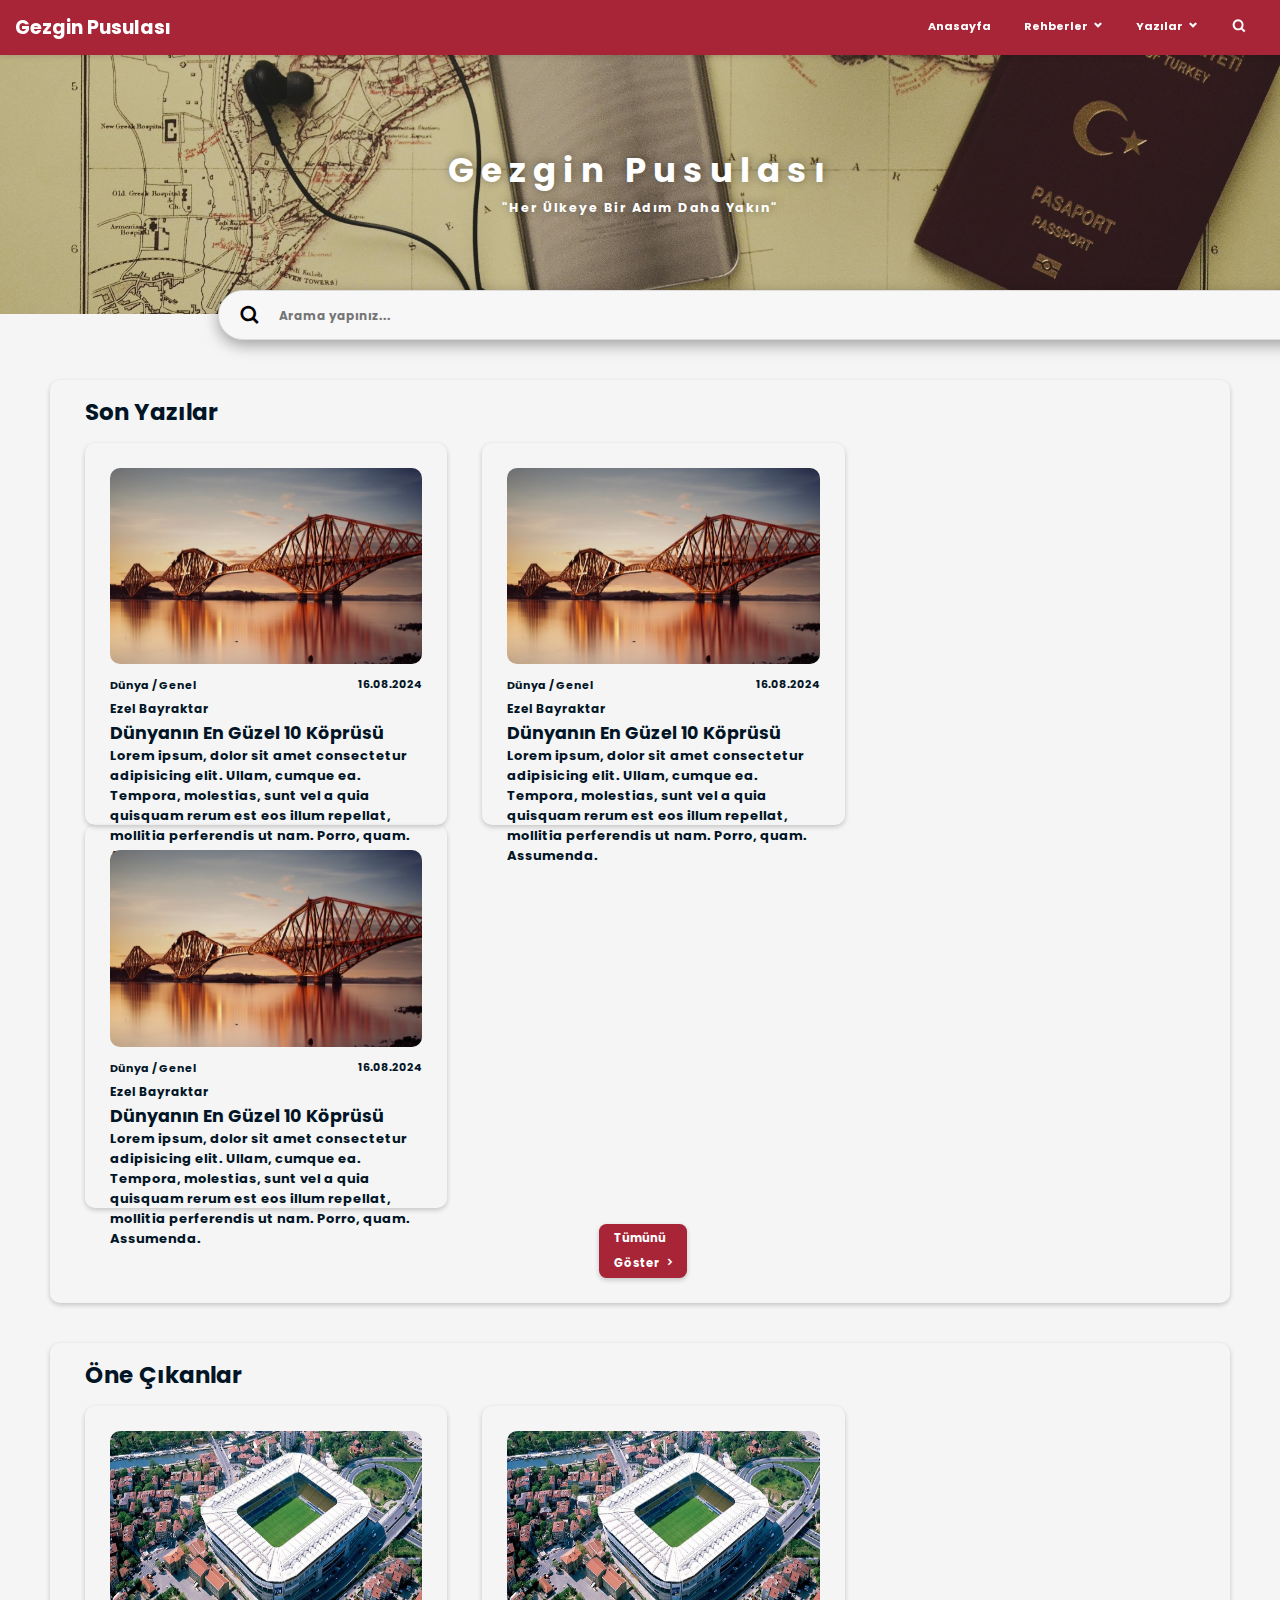
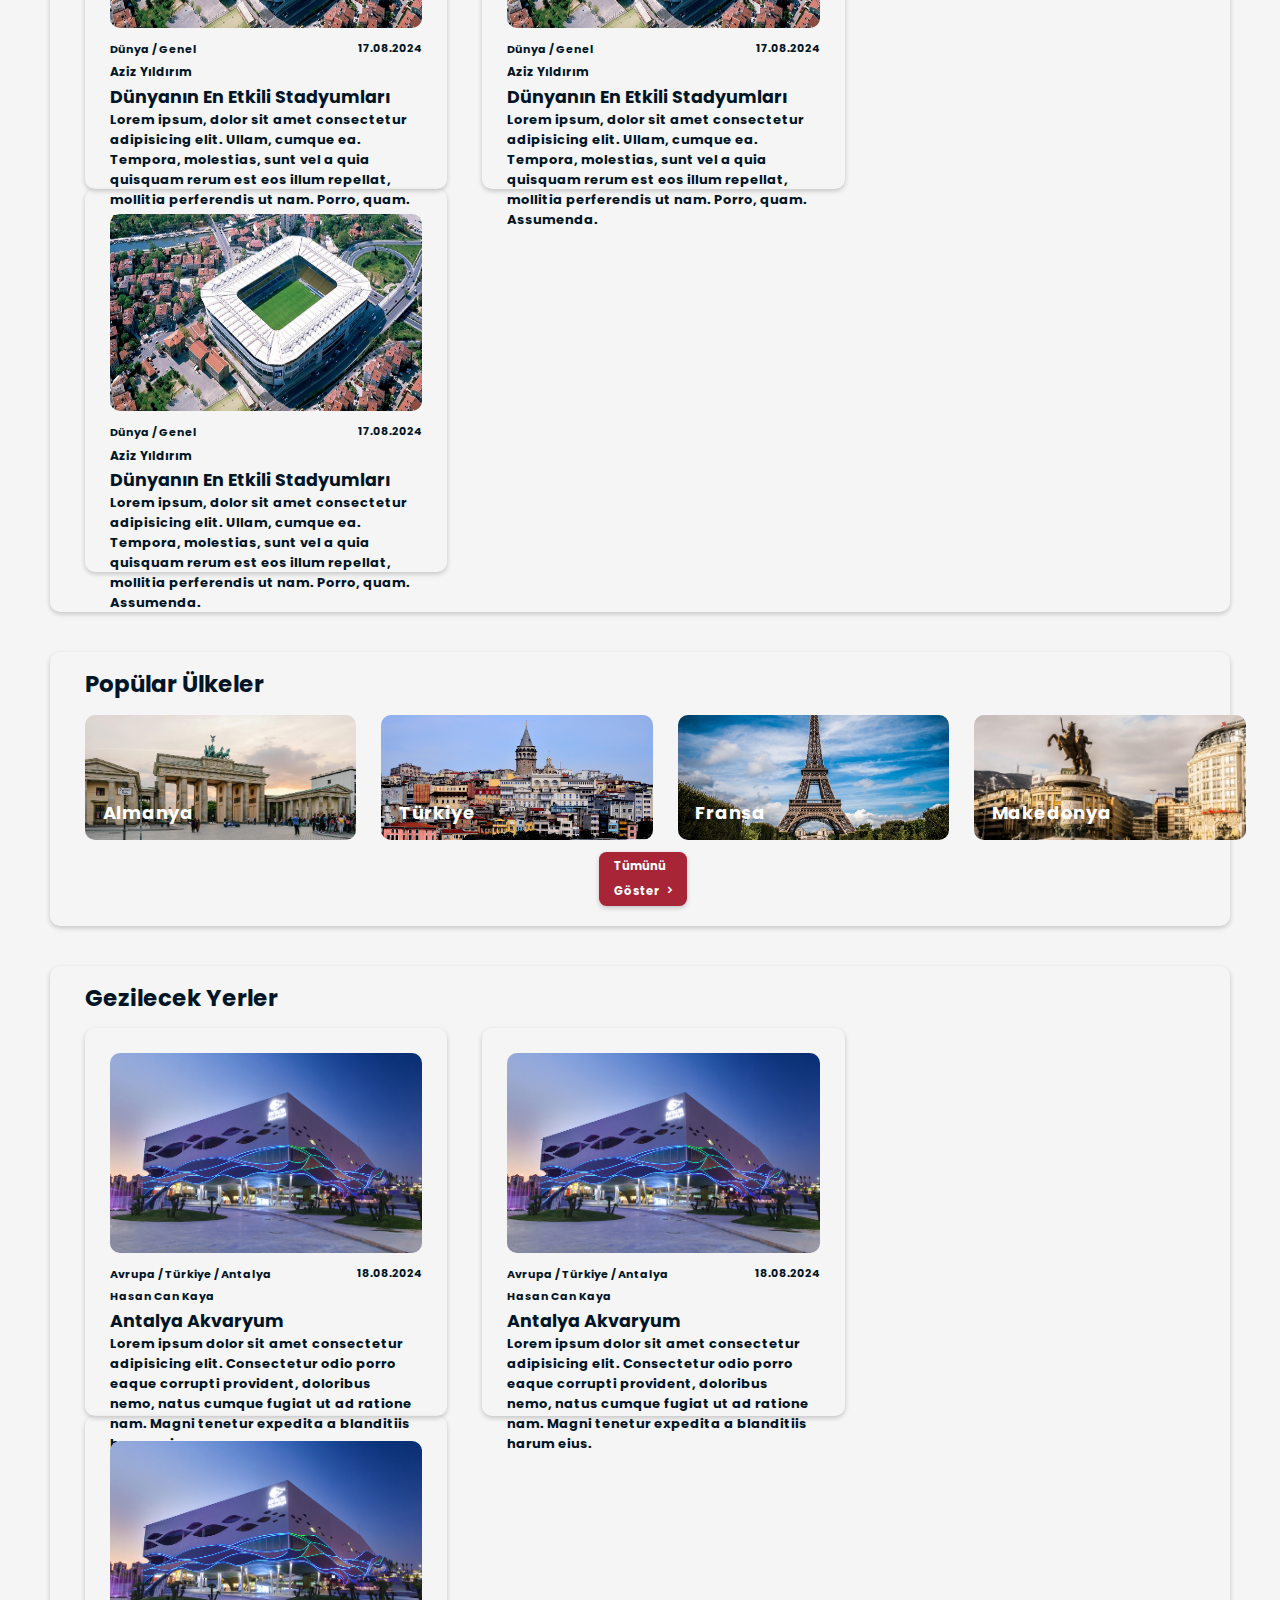
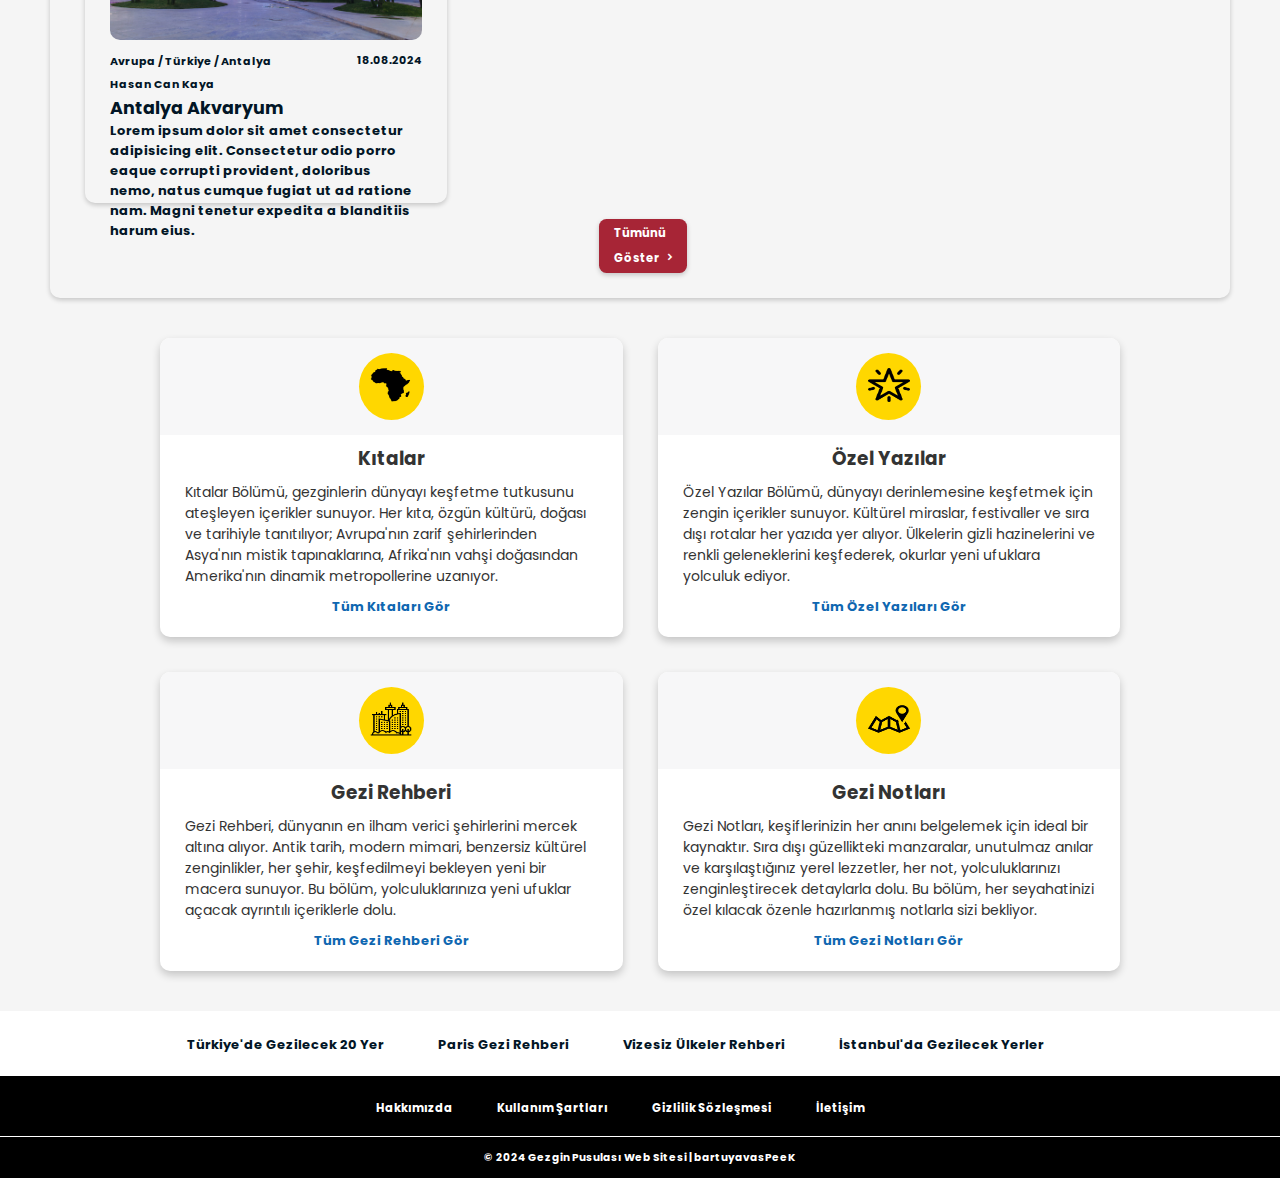
<file: rehber sitesi/index.html>
<!DOCTYPE html>
<html lang="en">
<head>
    <meta charset="UTF-8">
    <meta name="viewport" content="width=device-width, initial-scale=1.0">
    <title>Gezgin Pusulası | Anasayfa | bartuyavasPeeK</title>
    <link rel="stylesheet" href="style.css">
    <link href='https://unpkg.com/boxicons@2.1.4/css/boxicons.min.css' rel='stylesheet'>
</head>
<body>
    <header>
        <div class="header-logo">
            <a href="#" title="Gezgin Pusulası">Gezgin Pusulası</a>
        </div>
        <div class="nav">
            <ul>
                <li><a href="#" title="Anasayfa">Anasayfa</a></li>
                <li class="dropdown">
                    <a href="#" title="Rehberler">Rehberler <span><i class='bx bxs-chevron-down'></i></span></a>
                    <div class="dropdown-content">
                        <a href="/rehber sitesi/Rehberler Alanı/Kıtalar Alanı/kıtalar.html" title="Kıtalar">Kıtalar</a>
                        <a href="/rehber sitesi/Rehberler Alanı/Ülkeler Alanı/ulkeler.html" title="Ülkeler">Ülkeler</a>
                        <a href="/rehber sitesi/Rehberler Alanı/Şehirler Alanı/sehirler.html" title="Şehirler">Şehirler</a>
                    </div>
                </li>
                <li class="dropdown">
                    <a href="#" title="Yazılar">Yazılar <span><i class='bx bxs-chevron-down'></i></span></a>
                    <div class="dropdown-content">
                        <a href="/rehber sitesi/Yazılar Alanı/Gezi Notları/gezi-notlari.html" title="Gezi Notları">Gezi Notları</a>
                        <a href="/rehber sitesi/Yazılar Alanı/Gezilecek Yerler/gezilecek-yerler.html" title="Gezilecek Yerler">Gezilecek Yerler</a>
                        <a href="/rehber sitesi/Yazılar Alanı/Özel Yazılar/ozel-yazilar.html" title="Özel Yazılar">Özel Yazılar</a>
                    </div>
                </li>
                <li><a href="#" class="search" title="Ara"><i class='bx bx-search'></i></a></li>
            </ul>
        </div>
    </header>

    <!-- <i class='bx bx-search'></i> -->
    
    <section class="hero">
        <h1 title="Gezgin Pusulası">Gezgin Pusulası</h1>
        <p>"Her Ülkeye Bir Adım Daha Yakın"</p>
    </section>

    <section class="search-container">
        <form action="/search">
            <span><i class='bx bx-search'></i></span>
            <input type="text" placeholder="Arama yapınız..." title="Ara">
        </form>
    </section>

    <section class="recent-posts-area">
        <!-- gezi notları -->
        <h2 title="Son Yazılar">Son Yazılar</h2>

        <div class="recent-posts-area-items">
            <div class="recent-posts-area-item">
                <a href="#">
                    <img src="img/kopru.jpg" alt="">
                    <p class="navigation">Dünya / Genel</p>
                    <p class="date">16.08.2024</p>
                    <p class="profil-name">Ezel Bayraktar</p>
                    <h3 class="title">Dünyanın En Güzel 10 Köprüsü</h3>
                    <p class="text">Lorem ipsum, dolor sit amet consectetur adipisicing elit. Ullam, cumque ea. Tempora, molestias, sunt vel a quia quisquam rerum est eos illum repellat, mollitia perferendis ut nam. Porro, quam. Assumenda.</p>
                </a>
            </div>
            <div class="recent-posts-area-item">
                <a href="#">
                    <img src="img/kopru.jpg" alt="">
                    <p class="navigation">Dünya / Genel</p>
                    <p class="date">16.08.2024</p>
                    <p class="profil-name">Ezel Bayraktar</p>
                    <h3 class="title">Dünyanın En Güzel 10 Köprüsü</h3>
                    <p class="text">Lorem ipsum, dolor sit amet consectetur adipisicing elit. Ullam, cumque ea. Tempora, molestias, sunt vel a quia quisquam rerum est eos illum repellat, mollitia perferendis ut nam. Porro, quam. Assumenda.</p>
                </a>
            </div>
            <div class="recent-posts-area-item">
                <a href="#">
                    <img src="img/kopru.jpg" alt="">
                    <p class="navigation">Dünya / Genel</p>
                    <p class="date">16.08.2024</p>
                    <p class="profil-name">Ezel Bayraktar</p>
                    <h3 class="title">Dünyanın En Güzel 10 Köprüsü</h3>
                    <p class="text">Lorem ipsum, dolor sit amet consectetur adipisicing elit. Ullam, cumque ea. Tempora, molestias, sunt vel a quia quisquam rerum est eos illum repellat, mollitia perferendis ut nam. Porro, quam. Assumenda.</p>
                </a>
            </div>

            <div class="show-all">
                <a href="/rehber sitesi/Yazılar Alanı/Gezi Notları/gezi-notlari.html" class="btn btn-show-all" target="_blank">Tümünü Göster<i class='bx bxs-chevron-right'></i></a>
            </div>
        </div>
    </section>

    <section class="highlights-area">
        <h2 title="Öne Çıkanlar">Öne Çıkanlar</h2>

        <div class="highlights-area-items">
            <div class="highlights-area-item">
                <a href="#">
                    <img src="img/ulker-stadyumu.jpg" alt="">
                    <p class="navigation">Dünya / Genel</p>
                    <p class="date">17.08.2024</p>
                    <p class="profil-name">Aziz Yıldırım</p>
                    <h3 class="title">Dünyanın En Etkili Stadyumları</h3>
                    <p class="text">Lorem ipsum, dolor sit amet consectetur adipisicing elit. Ullam, cumque ea. Tempora, molestias, sunt vel a quia quisquam rerum est eos illum repellat, mollitia perferendis ut nam. Porro, quam. Assumenda.</p>
                </a>
            </div>
            <div class="highlights-area-item">
                <a href="#">
                    <img src="img/ulker-stadyumu.jpg" alt="">
                    <p class="navigation">Dünya / Genel</p>
                    <p class="date">17.08.2024</p>
                    <p class="profil-name">Aziz Yıldırım</p>
                    <h3 class="title">Dünyanın En Etkili Stadyumları</h3>
                    <p class="text">Lorem ipsum, dolor sit amet consectetur adipisicing elit. Ullam, cumque ea. Tempora, molestias, sunt vel a quia quisquam rerum est eos illum repellat, mollitia perferendis ut nam. Porro, quam. Assumenda.</p>
                </a>
            </div>
            <div class="highlights-area-item">
                <a href="#">
                    <img src="img/ulker-stadyumu.jpg" alt="">
                    <p class="navigation">Dünya / Genel</p>
                    <p class="date">17.08.2024</p>
                    <p class="profil-name">Aziz Yıldırım</p>
                    <h3 class="title">Dünyanın En Etkili Stadyumları</h3>
                    <p class="text">Lorem ipsum, dolor sit amet consectetur adipisicing elit. Ullam, cumque ea. Tempora, molestias, sunt vel a quia quisquam rerum est eos illum repellat, mollitia perferendis ut nam. Porro, quam. Assumenda.</p>
                </a>
            </div>
        </div>
    </section>

    <section class="popular-countries-area">
        <!-- ülkeler -->
        <h2 title="Popülar Ülkeler">Popülar Ülkeler</h2>

        <div class="popular-countries-area-items">
            <div class="popular-countries-area-item">
                <a href="#">
                    <img src="img/almanya-berlin.jpg" alt="Almanya Mavi Saat Resmi" title="Almanya">
                    <h3 class="title1">Almanya</h3>
                </a>
            </div>
            <div class="popular-countries-area-item">
                <a href="#">
                    <img src="img/galata-kulesi.jpg" alt="Türkiye Galata Kulesi Resmi" title="Türkiye">
                    <h3 class="title1">Türkiye</h3>
                </a>
            </div>
            <div class="popular-countries-area-item">
                <a href="#">
                    <img src="img/eyfel-kulesi.jpg" alt="Fransa Eyfel Kulesi Resmi" title="Fransa">
                    <h3 class="title1">Fransa</h3>
                </a>
            </div>
            <div class="popular-countries-area-item">
                <a href="/rehber sitesi/Rehberler Alanı/Ülkeler Alanı/Avrupa/Makedonya Alanı/makedonya.html">
                    <img src="img/Avrupa Ülkeleri/makedonya.jpg" alt="Makedonya Büyük İskender Heykeli Resmi" title="Makedonya">
                    <h3 class="title1">Makedonya</h3>
                </a>
            </div>

            <div class="show-all-1">
                <a href="/rehber sitesi/Rehberler Alanı/Ülkeler Alanı/ulkeler.html" class="btn btn-show-all" target="_blank">Tümünü Göster<i class='bx bxs-chevron-right'></i></a>
            </div>
        </div>
    </section>

    <section class="places-to-visit-area">
        <!-- gezilecek yerler -->
        <h2 title="Gezilecek Yerler">Gezilecek Yerler</h2>

        <div class="places-to-visit-items">
            <div class="places-to-visit-item">
                <a href="#">
                    <img src="img/antalya-akvaryum.jpg" alt="">
                    <p class="navigation">Avrupa / Türkiye / Antalya</p>
                    <p class="date">18.08.2024</p>
                    <p class="profil-name">Hasan Can Kaya</p>
                    <h3 class="title">Antalya Akvaryum</h3>
                    <p class="text">Lorem ipsum dolor sit amet consectetur adipisicing elit. Consectetur odio porro eaque corrupti provident, doloribus nemo, natus cumque fugiat ut ad ratione nam. Magni tenetur expedita a blanditiis harum eius.</p>
                </a>
            </div>
            <div class="places-to-visit-item">
                <a href="#">
                    <img src="img/antalya-akvaryum.jpg" alt="">
                    <p class="navigation">Avrupa / Türkiye / Antalya</p>
                    <p class="date">18.08.2024</p>
                    <p class="profil-name">Hasan Can Kaya</p>
                    <h3 class="title">Antalya Akvaryum</h3>
                    <p class="text">Lorem ipsum dolor sit amet consectetur adipisicing elit. Consectetur odio porro eaque corrupti provident, doloribus nemo, natus cumque fugiat ut ad ratione nam. Magni tenetur expedita a blanditiis harum eius.</p>
                </a>
            </div>
            <div class="places-to-visit-item">
                <a href="#">
                    <img src="img/antalya-akvaryum.jpg" alt="">
                    <p class="navigation">Avrupa / Türkiye / Antalya</p>
                    <p class="date">18.08.2024</p>
                    <p class="profil-name">Hasan Can Kaya</p>
                    <h3 class="title">Antalya Akvaryum</h3>
                    <p class="text">Lorem ipsum dolor sit amet consectetur adipisicing elit. Consectetur odio porro eaque corrupti provident, doloribus nemo, natus cumque fugiat ut ad ratione nam. Magni tenetur expedita a blanditiis harum eius.</p>
                </a>
            </div>
            
            <div class="show-all">
                <a href="/rehber sitesi/Yazılar Alanı/Gezilecek Yerler/gezilecek-yerler.html" class="btn btn-show-all" target="_blank">Tümünü Göster<i class='bx bxs-chevron-right'></i></a>
            </div>
        </div>
    </section>
    
    <section class="travel-cards-area">
        <div class="travel-cards-area-items">
            <div class="travel-cards-area-item">
                <div class="icon-container">
                    <div class="icon"><img src="img/logo/kita.png" alt="Kıta Resmi"></div>
                </div>
                <h3 class="title2">Kıtalar</h3>
                <p class="text1">
                    Kıtalar Bölümü, gezginlerin dünyayı keşfetme tutkusunu ateşleyen içerikler sunuyor. Her kıta, özgün kültürü, doğası ve tarihiyle tanıtılıyor; Avrupa'nın zarif şehirlerinden Asya'nın mistik tapınaklarına, Afrika'nın vahşi doğasından Amerika'nın dinamik metropollerine uzanıyor.
                </p>
                <a href="/rehber sitesi/Rehberler Alanı/Kıtalar Alanı/kıtalar.html" class="link1">Tüm Kıtaları Gör</a>
            </div>
            <div class="travel-cards-area-item">
                <div class="icon-container">
                    <div class="icon"><img src="img/logo/star.png" alt="Yıldız Resmi"></div>
                </div>
                <h3 class="title2">Özel Yazılar</h3>
                <p class="text1">
                    Özel Yazılar Bölümü, dünyayı derinlemesine keşfetmek için zengin içerikler sunuyor. Kültürel miraslar, festivaller ve sıra dışı rotalar her yazıda yer alıyor. Ülkelerin gizli hazinelerini ve renkli geleneklerini keşfederek, okurlar yeni ufuklara yolculuk ediyor.
                </p>
                <a href="/rehber sitesi/Yazılar Alanı/Özel Yazılar/ozel-yazilar.html" class="link1">Tüm Özel Yazıları Gör</a>
            </div>
            <div class="travel-cards-area-item">
                <div class="icon-container">
                    <div class="icon"><img src="img/logo/city.png" alt="City Resmi"></div>
                </div>
                <h3 class="title2">Gezi Rehberi</h3>
                <p class="text1">
                    Gezi Rehberi, dünyanın en ilham verici şehirlerini mercek altına alıyor. Antik tarih, modern mimari, benzersiz kültürel zenginlikler, her şehir, keşfedilmeyi bekleyen yeni bir macera sunuyor. Bu bölüm, yolculuklarınıza yeni ufuklar açacak ayrıntılı içeriklerle dolu.
                </p>
                <a href="/rehber sitesi/Rehberler Alanı/Şehirler Alanı/sehirler.html" class="link1">Tüm Gezi Rehberi Gör</a>
            </div>
            <div class="travel-cards-area-item">
                <div class="icon-container">
                    <div class="icon"><img src="img/logo/gezi-notlari.png" alt="İcon Resmi"></div>
                </div>
                <h3 class="title2">Gezi Notları</h3>
                <p class="text1">
                    Gezi Notları, keşiflerinizin her anını belgelemek için ideal bir kaynaktır. Sıra dışı güzellikteki manzaralar, unutulmaz anılar ve karşılaştığınız yerel lezzetler, her not, yolculuklarınızı zenginleştirecek detaylarla dolu. Bu bölüm, her seyahatinizi özel kılacak özenle hazırlanmış notlarla sizi bekliyor.
                </p>
                <a href="/rehber sitesi/Yazılar Alanı/Gezi Notları/gezi-notlari.html" class="link1">Tüm Gezi Notları Gör</a>
            </div>
        </div>
    </section>

    <section class="footer-area">
        <div class="footer-nav-area">
            <ul>
                <li><a href="#" class="link2">Türkiye'de Gezilecek 20 Yer</a></li>
                <li><a href="#" class="link2">Paris Gezi Rehberi</a></li>
                <li><a href="#" class="link2">Vizesiz Ülkeler Rehberi</a></li>
                <li><a href="#" class="link2">İstanbul'da Gezilecek Yerler</a></li>
            </ul>
        </div>
    </section>

    <footer>
        <div class="footer-links">
            <ul>
                <li><a href="/rehber sitesi/Hakkımızda Alanı/hakkımızda.html">Hakkımızda</a></li>
                <li><a href="/rehber sitesi/Kullanım Şartları Alanı/kullanım-sartları.html">Kullanım Şartları</a></li>
                <li><a href="/rehber sitesi/Gizlilik Sözleşmesi Alanı/gizlilik-sözlesmesi.html">Gizlilik Sözleşmesi</a></li>
                <li><a href="/rehber sitesi/İletişim Alanı/iletisim.html">İletişim</a></li>
            </ul>
        </div>
        <div class="informative">
            <p>&copy; 2024 Gezgin Pusulası Web Sitesi | <a href="#">bartuyavasPeeK</a></p>
        </div>
    </footer>
</body>
</html>
</file>
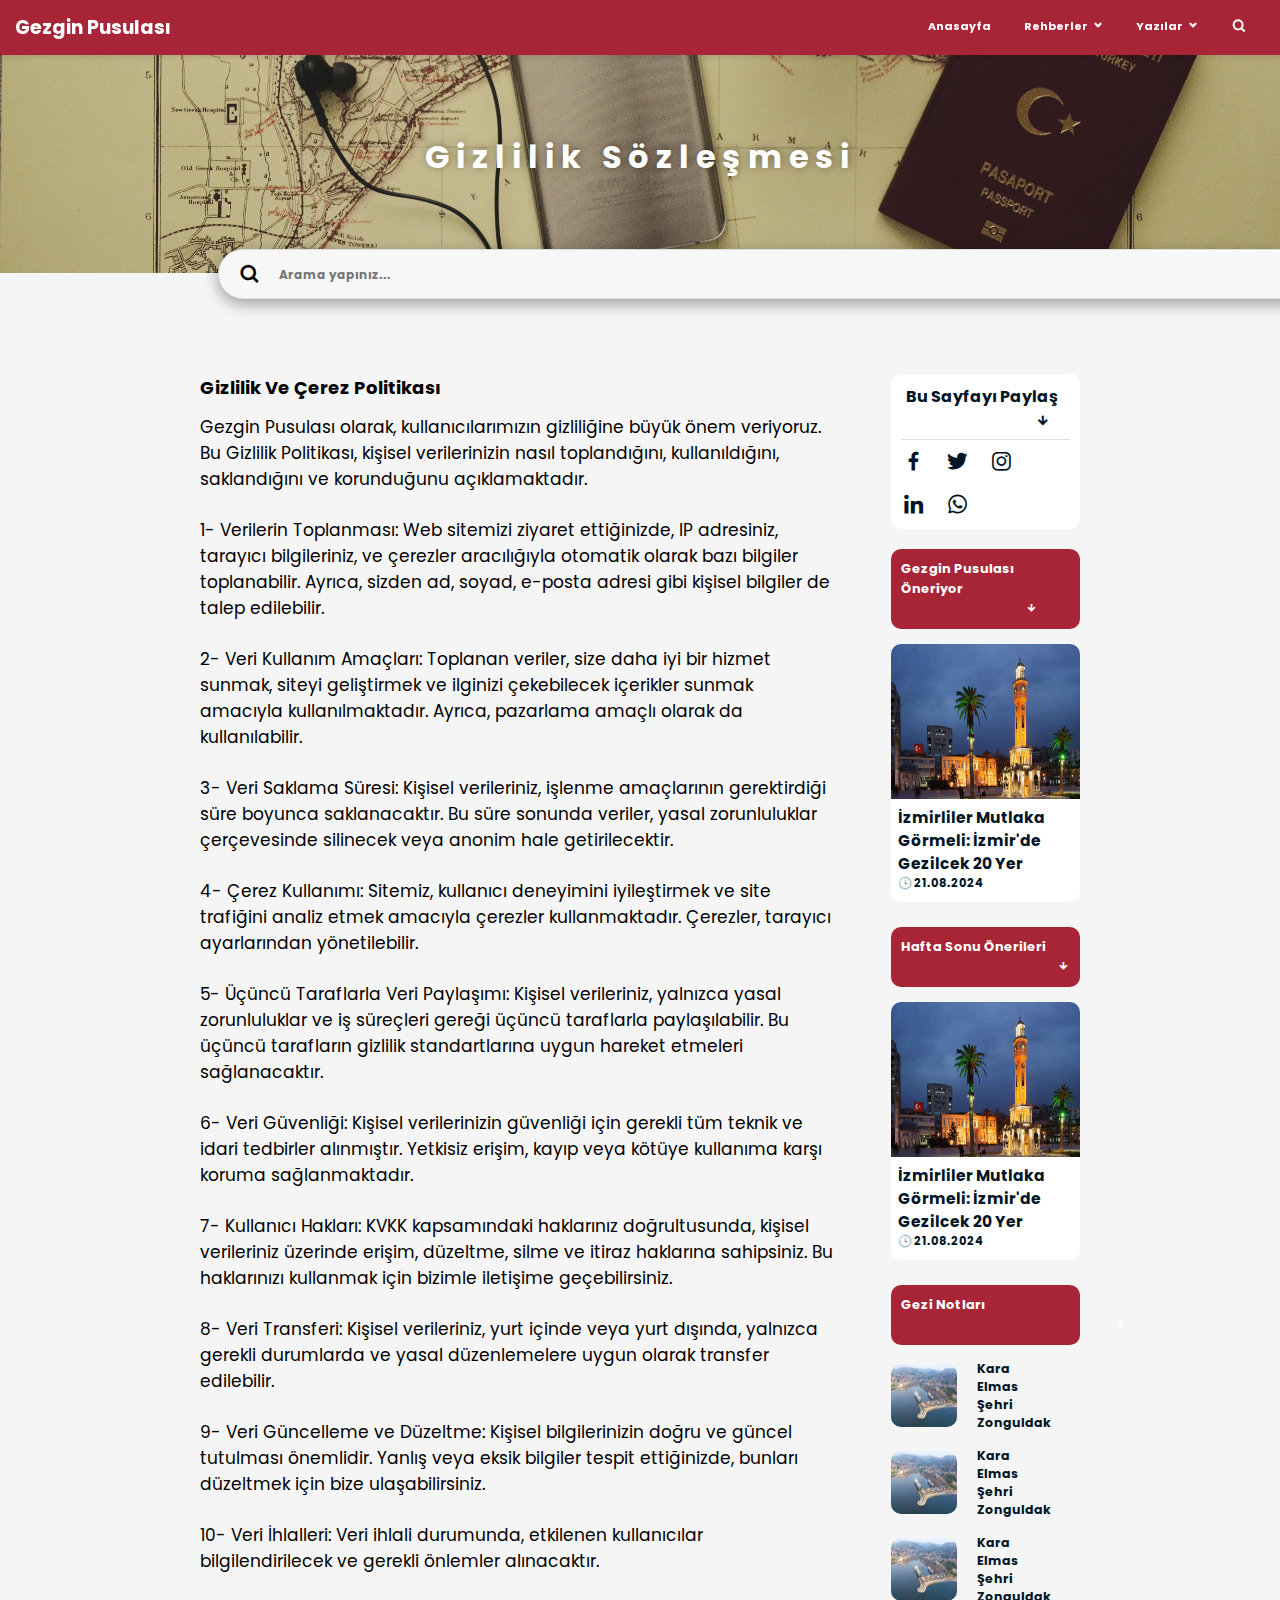
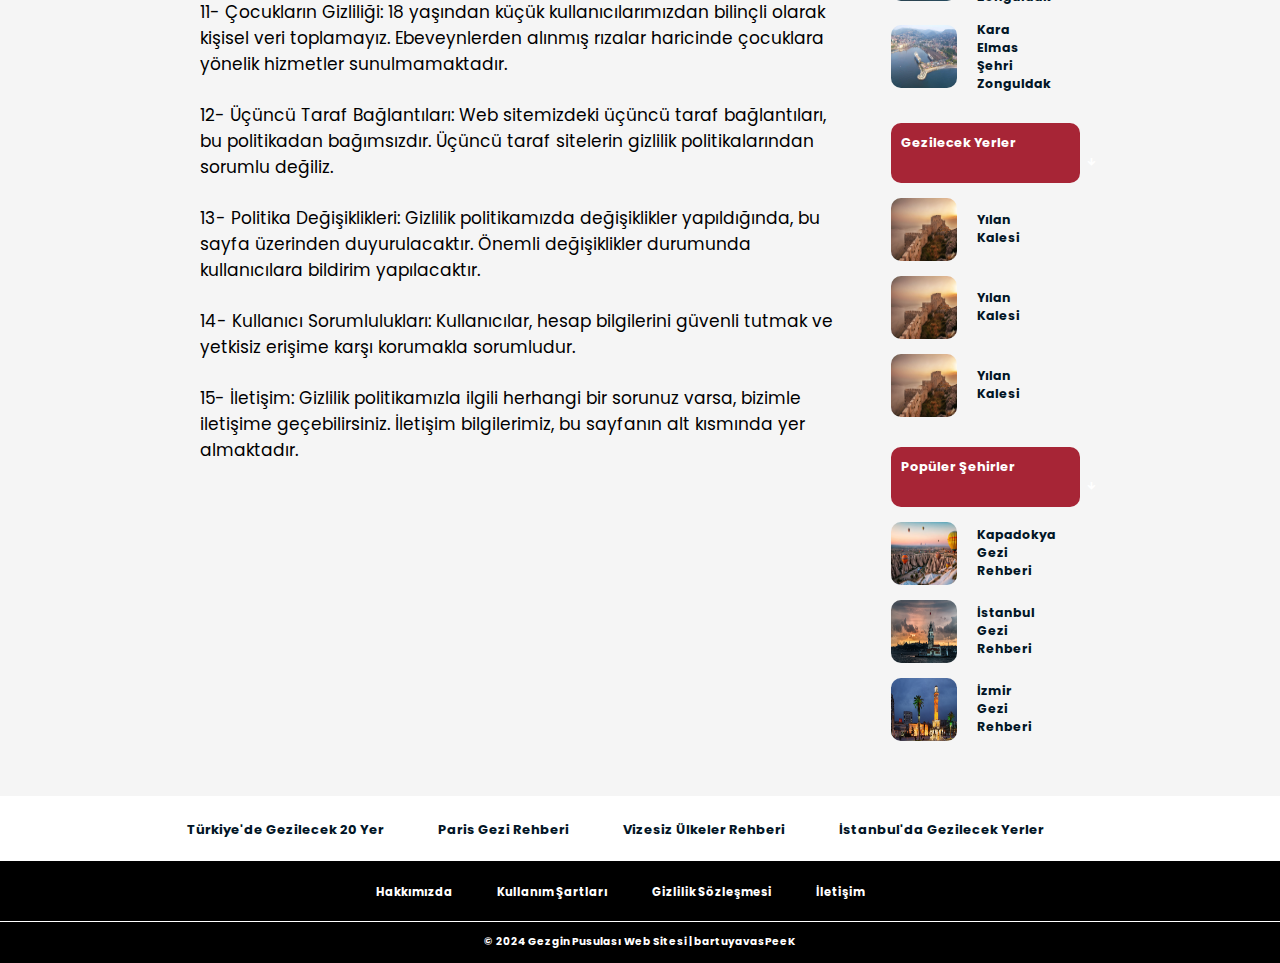
<file: rehber sitesi/Gizlilik Sözleşmesi Alanı/gizlilik-sözlesmesi.html>
<!DOCTYPE html>
<html lang="en">
<head>
    <meta charset="UTF-8">
    <meta name="viewport" content="width=device-width, initial-scale=1.0">
    <title>Gezgin Pusulası | Gizlilik Sözleşmesi | bartuyavasPeeK</title>
    <link rel="stylesheet" href="style.css">
    <link href='https://unpkg.com/boxicons@2.1.4/css/boxicons.min.css' rel='stylesheet'>
</head>
<body>
    <header>
        <div class="header-logo">
            <a href="/rehber sitesi/index.html" title="Gezgin Pusulası">Gezgin Pusulası</a>
        </div>
        <div class="nav">
            <ul>
                <li><a href="/rehber sitesi/index.html" title="Anasayfa">Anasayfa</a></li>
                <li class="dropdown">
                    <a href="#" title="Rehberler">Rehberler <span><i class='bx bxs-chevron-down'></i></span></a>
                    <div class="dropdown-content">
                        <a href="/rehber sitesi/Rehberler Alanı/Kıtalar Alanı/kıtalar.html" title="Kıtalar">Kıtalar</a>
                        <a href="/rehber sitesi/Rehberler Alanı/Ülkeler Alanı/ulkeler.html" title="Ülkeler">Ülkeler</a>
                        <a href="/rehber sitesi/Rehberler Alanı/Şehirler Alanı/sehirler.html" title="Şehirler">Şehirler</a>
                    </div>
                </li>
                <li class="dropdown">
                    <a href="#" title="Yazılar">Yazılar <span><i class='bx bxs-chevron-down'></i></span></a>
                    <div class="dropdown-content">
                        <a href="/rehber sitesi/Yazılar Alanı/Gezi Notları/gezi-notlari.html" title="Gezi Notları">Gezi Notları</a>
                        <a href="/rehber sitesi/Yazılar Alanı/Gezilecek Yerler/gezilecek-yerler.html" title="Gezilecek Yerler">Gezilecek Yerler</a>
                        <a href="/rehber sitesi/Yazılar Alanı/Özel Yazılar/ozel-yazilar.html" title="Özel Yazılar">Özel Yazılar</a>
                    </div>
                </li>
                <li><a href="#" class="search" title="Ara"><i class='bx bx-search'></i></a></li>
            </ul>
        </div>
    </header>

    <section class="hero">
        <h1 title="Gizlilik Sözleşmesi">Gizlilik Sözleşmesi</h1>
    </section>

    <section class="search-container">
        <form action="/search">
            <span><i class='bx bx-search'></i></span>
            <input type="text" placeholder="Arama yapınız..." title="Ara">
        </form>
    </section>

    <div class="confidentiality-contract-area">
        <!-- left-side -->
        <div class="left-side">
            <h3>Gizlilik Ve Çerez Politikası</h3>

            <div class="confidentiality-contract-articles">
                <p>
                    Gezgin Pusulası olarak, kullanıcılarımızın gizliliğine büyük önem veriyoruz. Bu Gizlilik Politikası, kişisel verilerinizin nasıl toplandığını, kullanıldığını, saklandığını ve korunduğunu açıklamaktadır.
                </p>
                <p>
                    1- Verilerin Toplanması: Web sitemizi ziyaret ettiğinizde, IP adresiniz, tarayıcı bilgileriniz, ve çerezler aracılığıyla otomatik olarak bazı bilgiler toplanabilir. Ayrıca, sizden ad, soyad, e-posta adresi gibi kişisel bilgiler de talep edilebilir.
                </p>
                <p>
                    2- Veri Kullanım Amaçları: Toplanan veriler, size daha iyi bir hizmet sunmak, siteyi geliştirmek ve ilginizi çekebilecek içerikler sunmak amacıyla kullanılmaktadır. Ayrıca, pazarlama amaçlı olarak da kullanılabilir.
                </p>
                <p>
                    3- Veri Saklama Süresi: Kişisel verileriniz, işlenme amaçlarının gerektirdiği süre boyunca saklanacaktır. Bu süre sonunda veriler, yasal zorunluluklar çerçevesinde silinecek veya anonim hale getirilecektir.
                </p>
                <p>
                    4- Çerez Kullanımı: Sitemiz, kullanıcı deneyimini iyileştirmek ve site trafiğini analiz etmek amacıyla çerezler kullanmaktadır. Çerezler, tarayıcı ayarlarından yönetilebilir.
                </p>
                <p>
                    5- Üçüncü Taraflarla Veri Paylaşımı: Kişisel verileriniz, yalnızca yasal zorunluluklar ve iş süreçleri gereği üçüncü taraflarla paylaşılabilir. Bu üçüncü tarafların gizlilik standartlarına uygun hareket etmeleri sağlanacaktır.
                </p>
                <p>
                    6- Veri Güvenliği: Kişisel verilerinizin güvenliği için gerekli tüm teknik ve idari tedbirler alınmıştır. Yetkisiz erişim, kayıp veya kötüye kullanıma karşı koruma sağlanmaktadır.
                </p>
                <p>
                    7- Kullanıcı Hakları: KVKK kapsamındaki haklarınız doğrultusunda, kişisel verileriniz üzerinde erişim, düzeltme, silme ve itiraz haklarına sahipsiniz. Bu haklarınızı kullanmak için bizimle iletişime geçebilirsiniz.
                </p>
                <p>
                    8- Veri Transferi: Kişisel verileriniz, yurt içinde veya yurt dışında, yalnızca gerekli durumlarda ve yasal düzenlemelere uygun olarak transfer edilebilir.
                </p>
                <p>
                    9- Veri Güncelleme ve Düzeltme: Kişisel bilgilerinizin doğru ve güncel tutulması önemlidir. Yanlış veya eksik bilgiler tespit ettiğinizde, bunları düzeltmek için bize ulaşabilirsiniz.
                </p>
                <p>
                    10- Veri İhlalleri: Veri ihlali durumunda, etkilenen kullanıcılar bilgilendirilecek ve gerekli önlemler alınacaktır.
                </p>
                <p>
                    11- Çocukların Gizliliği: 18 yaşından küçük kullanıcılarımızdan bilinçli olarak kişisel veri toplamayız. Ebeveynlerden alınmış rızalar haricinde çocuklara yönelik hizmetler sunulmamaktadır.
                </p>
                <p>
                    12- Üçüncü Taraf Bağlantıları: Web sitemizdeki üçüncü taraf bağlantıları, bu politikadan bağımsızdır. Üçüncü taraf sitelerin gizlilik politikalarından sorumlu değiliz.
                </p>
                <p>
                    13- Politika Değişiklikleri: Gizlilik politikamızda değişiklikler yapıldığında, bu sayfa üzerinden duyurulacaktır. Önemli değişiklikler durumunda kullanıcılara bildirim yapılacaktır.
                </p>
                <p>
                    14- Kullanıcı Sorumlulukları: Kullanıcılar, hesap bilgilerini güvenli tutmak ve yetkisiz erişime karşı korumakla sorumludur.
                </p>
                <p>
                    15- İletişim: Gizlilik politikamızla ilgili herhangi bir sorunuz varsa, bizimle iletişime geçebilirsiniz. İletişim bilgilerimiz, bu sayfanın alt kısmında yer almaktadır.
                </p>
            </div>
        </div>

        <!-- right-side -->
         <!-- right-side -->
        <div class="right-side">

            <!-- share-area -->
            <div class="share-area">
                <h3>Bu Sayfayı Paylaş <span><i class='bx bx-down-arrow-alt'></i></span></h3>
                <ul>
                    <li><a href="#" title="Facebook"><i class='bx bxl-facebook'></i></a></li>
                    <li><a href="#" title="Twitter"><i class='bx bxl-twitter'></i></a></li>
                    <li><a href="#" title="İnstagram"><i class='bx bxl-instagram'></i></a></li>
                    <li><a href="#" title="Linkedin"><i class='bx bxl-linkedin'></i></a></li>
                    <li><a href="#" title="Whatsapp"><i class='bx bxl-whatsapp'></i></a></li>
                </ul>
            </div>

            <!-- propasal-area -->
            <div class="propasal-area">
                <h3>Gezgin Pusulası Öneriyor <span><i class='bx bx-down-arrow-alt'></i></span></h3>
            </div>
            <div class="propasal-area-photo">
                <a href="#">
                    <img src="/rehber sitesi/img/izmir_saat_kulesi.PNG" alt="">
                    <h3>İzmirliler Mutlaka Görmeli: İzmir'de Gezilcek 20 Yer</h3>
                    <p class="date">🕓 21.08.2024</p>
                </a>
            </div>

            <!-- weekend-tips-area -->
            <div class="weekend-tips-area">
                <h3>Hafta Sonu Önerileri <span><i class='bx bx-down-arrow-alt'></i></span></h3>
            </div>
            <div class="weekend-tips-area-photo">
                <a href="#">
                    <img src="/rehber sitesi/img/izmir_saat_kulesi.PNG" alt="">
                    <h3>İzmirliler Mutlaka Görmeli: İzmir'de Gezilcek 20 Yer</h3>
                    <p class="date">🕓 21.08.2024</p>
                </a>
            </div>

            <!-- travel-notes-area -->
            <div class="travel-notes-area">
                <h3>Gezi Notları <span><i class='bx bx-down-arrow-alt'></i></span></h3>
            </div>
            <div class="travel-notes-area-photo">
                <div class="photo-item">
                    <a href="#">
                        <img src="/rehber sitesi/img/image-zonguldak_2_0.jpg" alt="">
                        <h3>Kara Elmas Şehri Zonguldak</h3>
                    </a>
                </div>
                <div class="photo-item">
                    <a href="#">
                        <img src="/rehber sitesi/img/image-zonguldak_2_0.jpg" alt="">
                        <h3>Kara Elmas Şehri Zonguldak</h3>
                    </a>
                </div>
                <div class="photo-item">
                    <a href="#">
                        <img src="/rehber sitesi/img/image-zonguldak_2_0.jpg" alt="">
                        <h3>Kara Elmas Şehri Zonguldak</h3>
                    </a>
                </div>
                <div class="photo-item">
                    <a href="#">
                        <img src="/rehber sitesi/img/image-zonguldak_2_0.jpg" alt="">
                        <h3>Kara Elmas Şehri Zonguldak</h3>
                    </a>
                </div>
            </div>

            <!-- places-to-visit-area -->
            <div class="places-to-visit-area">
                <h3>Gezilecek Yerler <span><i class='bx bx-down-arrow-alt'></i></span></h3>
            </div>
            <div class="places-to-visit-area-photo">
                <div class="photo-item">
                    <a href="#">
                        <img src="/rehber sitesi/img/yılan-kalesi.jpg" alt="">
                        <h3>Yılan Kalesi</h3>
                    </a>
                </div>
                <div class="photo-item">
                    <a href="#">
                        <img src="/rehber sitesi/img/yılan-kalesi.jpg" alt="">
                        <h3>Yılan Kalesi</h3>
                    </a>
                </div>
                <div class="photo-item">
                    <a href="#">
                        <img src="/rehber sitesi/img/yılan-kalesi.jpg" alt="">
                        <h3>Yılan Kalesi</h3>
                    </a>
                </div>
            </div>

            <!-- popular-cities-area -->
            <div class="popular-cities-area">
                <h3>Popüler Şehirler <span><i class='bx bx-down-arrow-alt'></i></span></h3>
            </div>
            <div class="popular-cities-area-photo">
                <div class="photo-item">
                    <a href="#">
                        <img src="/rehber sitesi/img/kapadokya.webp" alt="">
                        <h3>Kapadokya <br>Gezi Rehberi</h3>
                    </a>
                </div>
                <div class="photo-item">
                    <a href="#">
                        <img src="/rehber sitesi/img/istanbul-kız-kulesi.jpg" alt="">
                        <h3>İstanbul <br>Gezi Rehberi</h3>
                    </a>
                </div>
                <div class="photo-item">
                    <a href="#">
                        <img src="/rehber sitesi/img/izmir_saat_kulesi.PNG" alt="">
                        <h3 class="title1">İzmir <br>Gezi Rehberi</h3>
                    </a>
                </div>
            </div>
        </div>
    </div>
    </section>

    <section class="footer-area">
        <div class="footer-nav-area">
            <ul>
                <li><a href="#" class="link2">Türkiye'de Gezilecek 20 Yer</a></li>
                <li><a href="#" class="link2">Paris Gezi Rehberi</a></li>
                <li><a href="#" class="link2">Vizesiz Ülkeler Rehberi</a></li>
                <li><a href="#" class="link2">İstanbul'da Gezilecek Yerler</a></li>
            </ul>
        </div>
    </section>

    <footer>
        <div class="footer-links">
            <ul>
                <li><a href="/rehber sitesi/Hakkımızda Alanı/hakkımızda.html">Hakkımızda</a></li>
                <li><a href="/rehber sitesi/Kullanım Şartları Alanı/kullanım-sartları.html">Kullanım Şartları</a></li>
                <li><a href="/rehber sitesi/Gizlilik Sözleşmesi Alanı/gizlilik-sözlesmesi.html">Gizlilik Sözleşmesi</a></li>
                <li><a href="/rehber sitesi/İletişim Alanı/iletisim.html">İletişim</a></li>
            </ul>
        </div>
        <div class="informative">
            <p>&copy; 2024 Gezgin Pusulası Web Sitesi | <a href="/rehber sitesi/index.html">bartuyavasPeeK</a></p>
        </div>
    </footer>
</body>
</html>
</file>
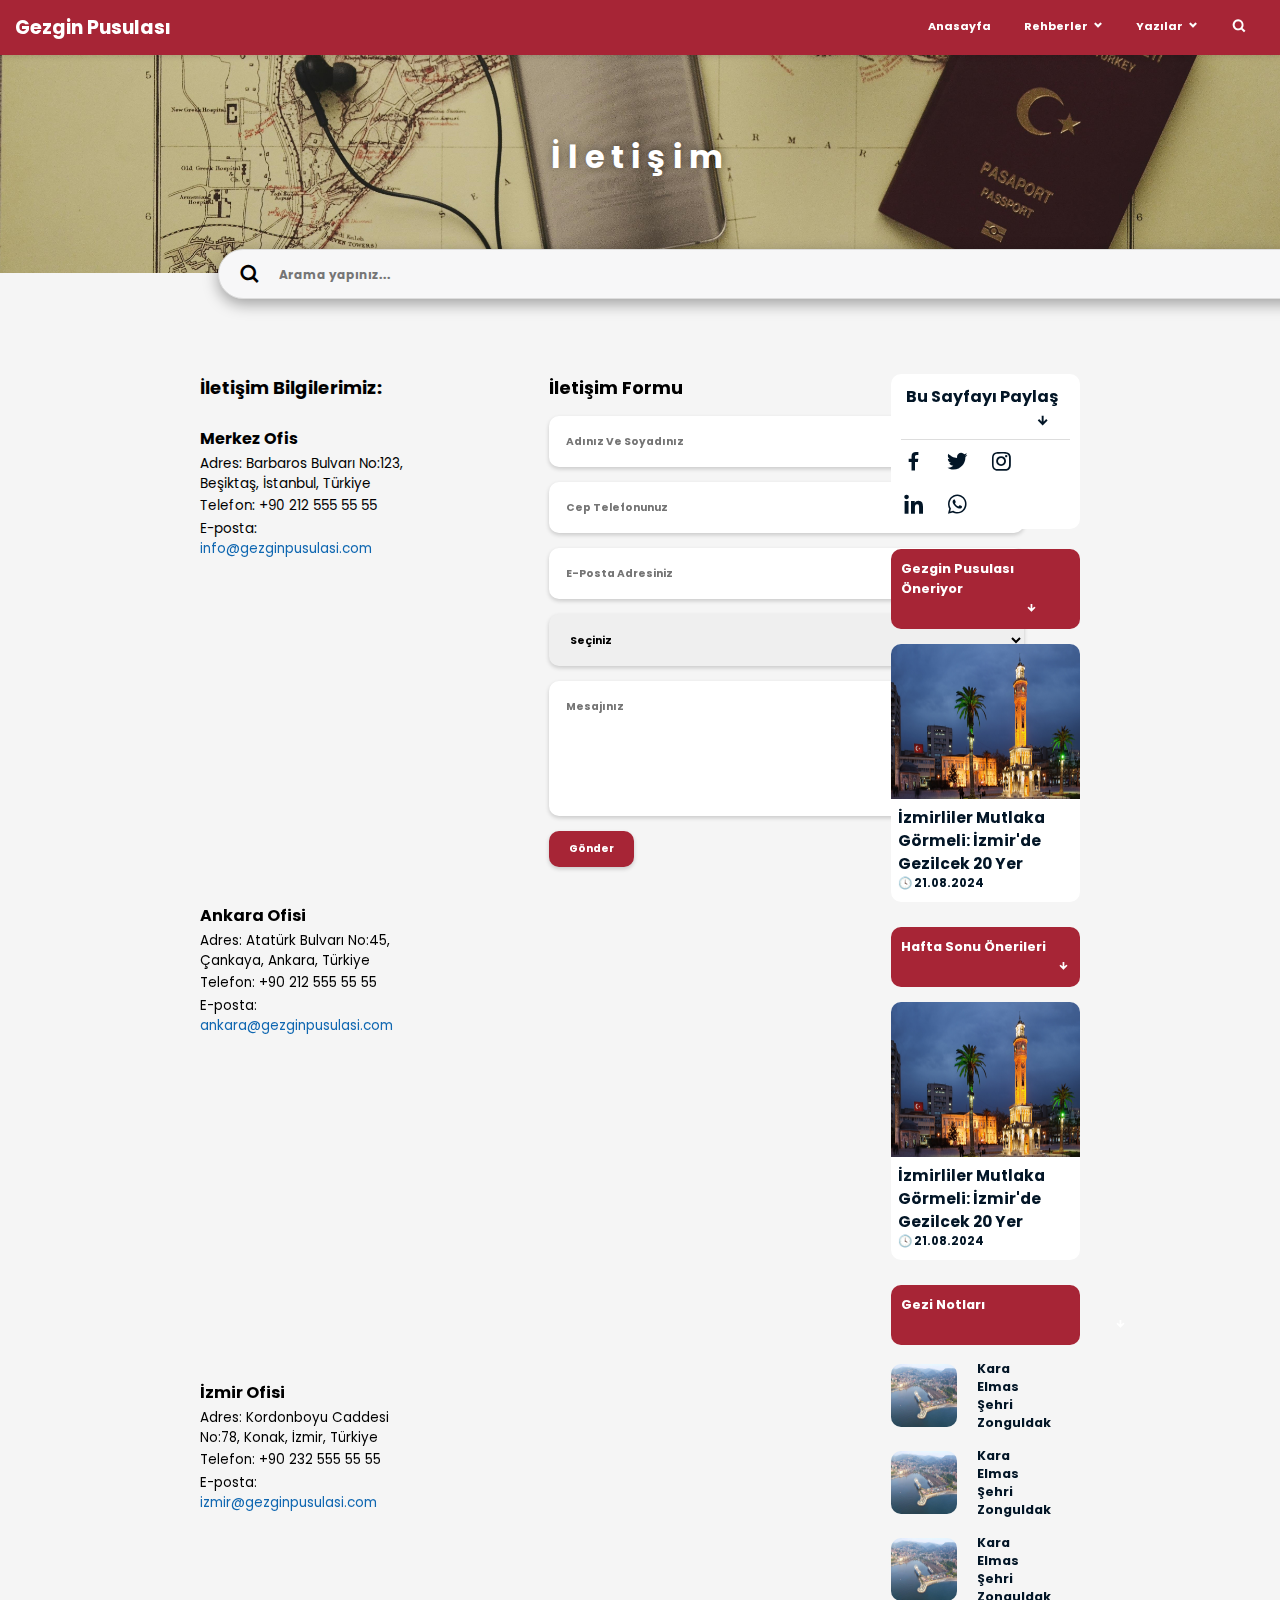
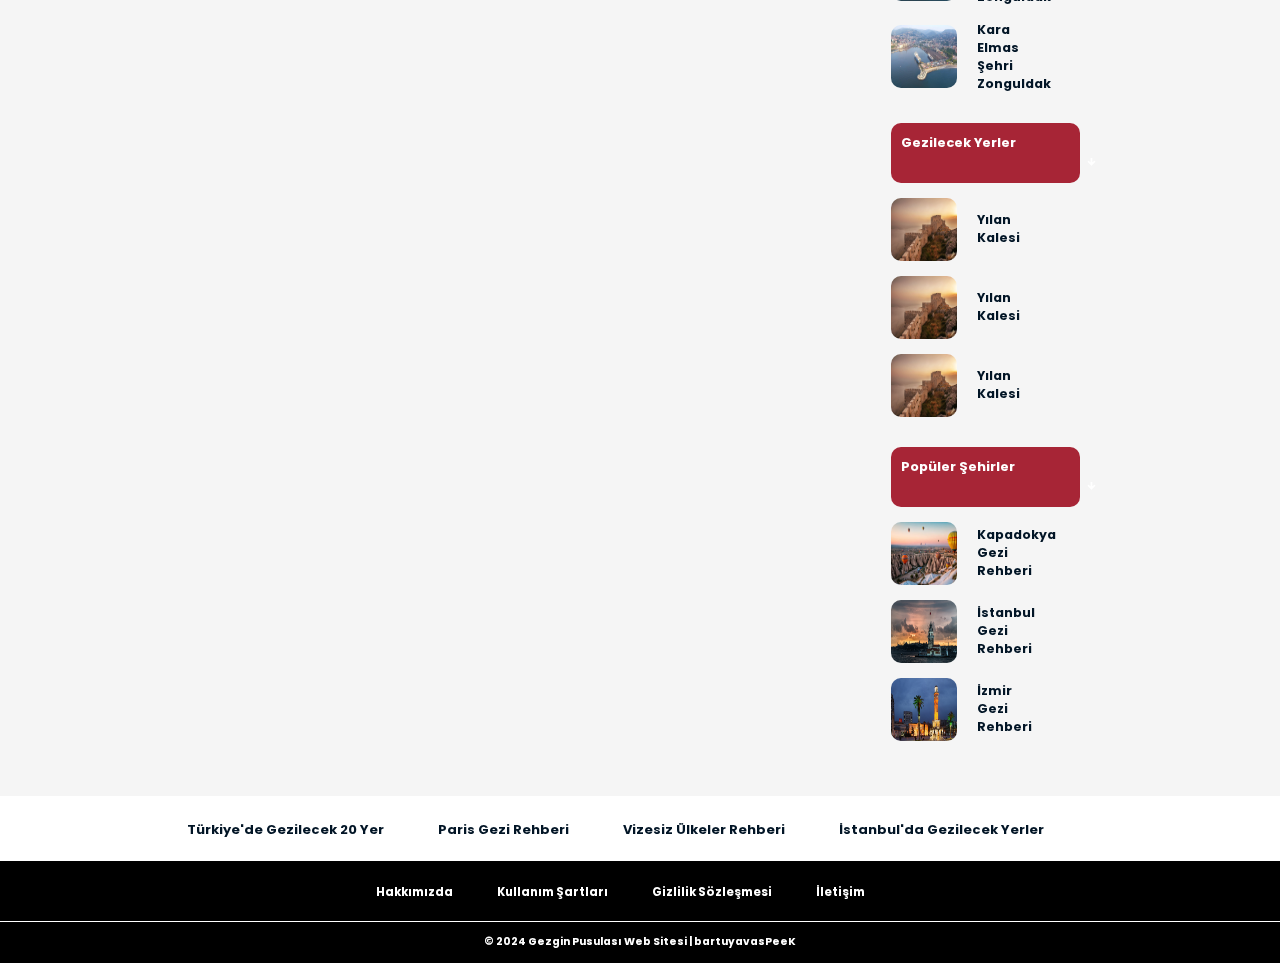
<file: rehber sitesi/İletişim Alanı/iletisim.html>
<!DOCTYPE html>
<html lang="en">
<head>
    <meta charset="UTF-8">
    <meta name="viewport" content="width=device-width, initial-scale=1.0">
    <title>Gezgin Pusulası | İletişim | bartuyavasPeeK</title>
    <link rel="stylesheet" href="style.css">
    <link href='https://unpkg.com/boxicons@2.1.4/css/boxicons.min.css' rel='stylesheet'>
</head>
<body>
    <header>
        <div class="header-logo">
            <a href="/rehber sitesi/index.html" title="Gezgin Pusulası">Gezgin Pusulası</a>
        </div>
        <div class="nav">
            <ul>
                <li><a href="/rehber sitesi/index.html" title="Anasayfa">Anasayfa</a></li>
                <li class="dropdown">
                    <a href="#" title="Rehberler">Rehberler <span><i class='bx bxs-chevron-down'></i></span></a>
                    <div class="dropdown-content">
                        <a href="/rehber sitesi/Rehberler Alanı/Kıtalar Alanı/kıtalar.html" title="Kıtalar">Kıtalar</a>
                        <a href="/rehber sitesi/Rehberler Alanı/Ülkeler Alanı/ulkeler.html" title="Ülkeler">Ülkeler</a>
                        <a href="/rehber sitesi/Rehberler Alanı/Şehirler Alanı/sehirler.html" title="Şehirler">Şehirler</a>
                    </div>
                </li>
                <li class="dropdown">
                    <a href="#" title="Yazılar">Yazılar <span><i class='bx bxs-chevron-down'></i></span></a>
                    <div class="dropdown-content">
                        <a href="/rehber sitesi/Yazılar Alanı/Gezi Notları/gezi-notlari.html" title="Gezi Notları">Gezi Notları</a>
                        <a href="/rehber sitesi/Yazılar Alanı/Gezilecek Yerler/gezilecek-yerler.html" title="Gezilecek Yerler">Gezilecek Yerler</a>
                        <a href="/rehber sitesi/Yazılar Alanı/Özel Yazılar/ozel-yazilar.html" title="Özel Yazılar">Özel Yazılar</a>
                    </div>
                </li>
                <li><a href="#" class="search" title="Ara"><i class='bx bx-search'></i></a></li>
            </ul>
        </div>
    </header>

    <section class="hero">
        <h1 title="İletişim">İletişim</h1>
    </section>

    <section class="search-container">
        <form action="/search">
            <span><i class='bx bx-search'></i></span>
            <input type="text" placeholder="Arama yapınız..." title="Ara">
        </form>
    </section>

    <section class="communication-area">
        <!-- left-side -->
        <div class="left-side">
            <h3>İletişim Bilgilerimiz:</h3>

            <!-- office-information-area -->
            <div class="office-information-area">
                <h3>Merkez Ofis</h3>
                <p>Adres: Barbaros Bulvarı No:123, Beşiktaş, İstanbul, Türkiye</p>
                <p>Telefon: +90 212 555 55 55</p>
                <p>E-posta: <a href="mailto:info@gezginpusulasi.com" class="links1">info@gezginpusulasi.com</a></p>
                <iframe
                src="https://www.google.com/maps/embed?pb=!1m18!1m12!1m3!1d193041.58484613168!2d28.731993619430563!3d41.00532114871915!2m3!1f0!2f0!3f0!3m2!1i1024!2i768!4f13.1!3m3!1m2!1s0x14caba070e02c2d5%3A0x575d2f8694539c24!2sBe%C5%9Fikta%C5%9F%2C%20Barbaros%20Blv.%20No%3A123%2C%2034349%20Be%C5%9Fikta%C5%9F%2F%C4%B0stanbul%2C%20T%C3%BCrkiye!5e0!3m2!1str!2sus!4v1692806184123!5m2!1str!2sus"
                width="475" height="300" style="border:0;" allowfullscreen="" loading="lazy" referrerpolicy="no-referrer-when-downgrade"></iframe>
            </div>
            <div class="office-information-area">
                <h3>Ankara Ofisi</h3>
                <p>Adres: Atatürk Bulvarı No:45, Çankaya, Ankara, Türkiye</p>
                <p>Telefon: +90 212 555 55 55</p>
                <p>E-posta: <a href="mailto:ankara@gezginpusulasi.com" class="links1">ankara@gezginpusulasi.com</a></p>
                <iframe
                src="https://www.google.com/maps/embed?pb=!1m18!1m12!1m3!1d195055.67642093863!2d32.51520947472296!3d39.920787490162775!2m3!1f0!2f0!3f0!3m2!1i1024!2i768!4f13.1!3m3!1m2!1s0x14d34f18692a7dfd%3A0x49f7ecf3b94d8a45!2sAtat%C3%BCrk%20Blv.%2C%20%C3%87ankaya%2C%20Ankara!5e0!3m2!1str!2sus!4v1692806287523!5m2!1str!2sus"
                width="475" height="300" style="border:0;" allowfullscreen="" loading="lazy" referrerpolicy="no-referrer-when-downgrade"></iframe>
            </div>
            <div class="office-information-area">
                <h3>İzmir Ofisi</h3>
                <p>Adres: Kordonboyu Caddesi No:78, Konak, İzmir, Türkiye</p>
                <p>Telefon: +90 232 555 55 55</p>
                <p>E-posta: <a href="mailto:izmir@gezginpusulasi.com" class="links1">izmir@gezginpusulasi.com</a></p>
                <iframe
                src="https://www.google.com/maps/embed?pb=!1m18!1m12!1m3!1d193041.58484613168!2d27.13514031540829!3d38.41924817808921!2m3!1f0!2f0!3f0!3m2!1i1024!2i768!4f13.1!3m3!1m2!1s0x14b962b2c2b34d13%3A0xb3a3eb9c24b24c32!2sCumhuriyet%20Bulvar%C4%B1%2C%20Alsancak%2C%2035220%20Konak%2F%C4%B0zmir!5e0!3m2!1str!2str!4v1692810149824!5m2!1str!2str"
                width="475" height="300" style="border:0;" allowfullscreen="" loading="lazy" referrerpolicy="no-referrer-when-downgrade"></iframe>
            </div>
        </div>

        <!-- center-side -->
        <div class="center-side">
            <h3>İletişim Formu</h3>
            <div class="contact-form">
                <input type="text" class="contact-input" placeholder="Adınız Ve Soyadınız" required>
                <input type="tel" class="contact-input" placeholder="Cep Telefonunuz" required>
                <input type="email" class="contact-input" placeholder="E-Posta Adresiniz" required>
                <select name="" id="" class="contact-select" required>
                    <option value="seçiniz">Seçiniz</option>
                    <option value="afganistan">Afganistan</option>
                    <option value="arjantin">Arjantin</option>
                    <option value="avustralya">Avustralya</option>
                    <option value="belçika">Belçika</option>
                    <option value="brazil">Brezilya</option>
                    <option value="bulgaristan">Bulgaristan</option>
                    <option value="çin">Çin</option>
                    <option value="danimarka">Danimarka</option>
                    <option value="egipt">Mısır</option>
                    <option value="ingiltere">İngiltere</option>
                    <option value="fransa">Fransa</option>
                    <option value="hindistan">Hindistan</option>
                    <option value="isveç">İsveç</option>
                    <option value="isvicre">İsviçre</option>
                    <option value="italya">İtalya</option>
                    <option value="japonya">Japonya</option>
                    <option value="kanada">Kanada</option>
                    <option value="meksika">Meksika</option>
                    <option value="nicaragua">Nikaragua</option>
                    <option value="nepal">Nepal</option>
                    <option value="nijer">Nijer</option>
                    <option value="norvec">Norveç</option>
                    <option value="polonya">Polonya</option>
                    <option value="portekiz">Portekiz</option>
                    <option value="romanya">Romanya</option>
                    <option value="rusya">Rusya</option>
                    <option value="sirbistan">Sırbistan</option>
                    <option value="slovenya">Slovenya</option>
                    <option value="ispanya">İspanya</option>
                    <option value="sudan">Sudan</option>
                    <option value="tanzanya">Tanzanya</option>
                    <option value="tayland">Tayland</option>
                    <option value="turkiye">Türkiye</option>
                    <option value="ukrayna">Ukrayna</option>
                    <option value="yeni_zelanda">Yeni Zelanda</option>
                    <option value="yunanistan">Yunanistan</option>
                </select>
                <textarea class="contact-textarea" placeholder="Mesajınız"></textarea>
                <br>
                <button type="submit" class="contact-submit">Gönder</button>
            </div>
        </div>

        <!-- right-side -->
        <div class="right-side">
            <!-- share-area -->
            <div class="share-area">
                <h3>Bu Sayfayı Paylaş <span><i class='bx bx-down-arrow-alt'></i></span></h3>
                <ul>
                    <li><a href="#" title="Facebook"><i class='bx bxl-facebook'></i></a></li>
                    <li><a href="#" title="Twitter"><i class='bx bxl-twitter'></i></a></li>
                    <li><a href="#" title="İnstagram"><i class='bx bxl-instagram'></i></a></li>
                    <li><a href="#" title="Linkedin"><i class='bx bxl-linkedin'></i></a></li>
                    <li><a href="#" title="Whatsapp"><i class='bx bxl-whatsapp'></i></a></li>
                </ul>
            </div>

            <!-- propasal-area -->
            <div class="propasal-area">
                <h3>Gezgin Pusulası Öneriyor <span><i class='bx bx-down-arrow-alt'></i></span></h3>
            </div>
            <div class="propasal-area-photo">
                <a href="#">
                    <img src="/rehber sitesi/img/izmir_saat_kulesi.PNG" alt="">
                    <h3>İzmirliler Mutlaka Görmeli: İzmir'de Gezilcek 20 Yer</h3>
                    <p class="date">🕓 21.08.2024</p>
                </a>
            </div>

            <!-- weekend-tips-area -->
            <div class="weekend-tips-area">
                <h3>Hafta Sonu Önerileri <span><i class='bx bx-down-arrow-alt'></i></span></h3>
            </div>
            <div class="weekend-tips-area-photo">
                <a href="#">
                    <img src="/rehber sitesi/img/izmir_saat_kulesi.PNG" alt="">
                    <h3>İzmirliler Mutlaka Görmeli: İzmir'de Gezilcek 20 Yer</h3>
                    <p class="date">🕓 21.08.2024</p>
                </a>
            </div>

            <!-- travel-notes-area -->
            <div class="travel-notes-area">
                <h3>Gezi Notları <span><i class='bx bx-down-arrow-alt'></i></span></h3>
            </div>
            <div class="travel-notes-area-photo">
                <div class="photo-item">
                    <a href="#">
                        <img src="/rehber sitesi/img/image-zonguldak_2_0.jpg" alt="">
                        <h3>Kara Elmas Şehri Zonguldak</h3>
                    </a>
                </div>
                <div class="photo-item">
                    <a href="#">
                        <img src="/rehber sitesi/img/image-zonguldak_2_0.jpg" alt="">
                        <h3>Kara Elmas Şehri Zonguldak</h3>
                    </a>
                </div>
                <div class="photo-item">
                    <a href="#">
                        <img src="/rehber sitesi/img/image-zonguldak_2_0.jpg" alt="">
                        <h3>Kara Elmas Şehri Zonguldak</h3>
                    </a>
                </div>
                <div class="photo-item">
                    <a href="#">
                        <img src="/rehber sitesi/img/image-zonguldak_2_0.jpg" alt="">
                        <h3>Kara Elmas Şehri Zonguldak</h3>
                    </a>
                </div>
            </div>

            <!-- places-to-visit-area -->
            <div class="places-to-visit-area">
                <h3>Gezilecek Yerler <span><i class='bx bx-down-arrow-alt'></i></span></h3>
            </div>
            <div class="places-to-visit-area-photo">
                <div class="photo-item">
                    <a href="#">
                        <img src="/rehber sitesi/img/yılan-kalesi.jpg" alt="">
                        <h3>Yılan Kalesi</h3>
                    </a>
                </div>
                <div class="photo-item">
                    <a href="#">
                        <img src="/rehber sitesi/img/yılan-kalesi.jpg" alt="">
                        <h3>Yılan Kalesi</h3>
                    </a>
                </div>
                <div class="photo-item">
                    <a href="#">
                        <img src="/rehber sitesi/img/yılan-kalesi.jpg" alt="">
                        <h3>Yılan Kalesi</h3>
                    </a>
                </div>
            </div>

            <!-- popular-cities-area -->
            <div class="popular-cities-area">
                <h3>Popüler Şehirler <span><i class='bx bx-down-arrow-alt'></i></span></h3>
            </div>
            <div class="popular-cities-area-photo">
                <div class="photo-item">
                    <a href="#">
                        <img src="/rehber sitesi/img/kapadokya.webp" alt="">
                        <h3>Kapadokya <br>Gezi Rehberi</h3>
                    </a>
                </div>
                <div class="photo-item">
                    <a href="#">
                        <img src="/rehber sitesi/img/istanbul-kız-kulesi.jpg" alt="">
                        <h3>İstanbul <br>Gezi Rehberi</h3>
                    </a>
                </div>
                <div class="photo-item">
                    <a href="#">
                        <img src="/rehber sitesi/img/izmir_saat_kulesi.PNG" alt="">
                        <h3 class="title1">İzmir <br>Gezi Rehberi</h3>
                    </a>
                </div>
            </div>
        </div>
    </section>

    <section class="footer-area">
        <div class="footer-nav-area">
            <ul>
                <li><a href="#" class="link2">Türkiye'de Gezilecek 20 Yer</a></li>
                <li><a href="#" class="link2">Paris Gezi Rehberi</a></li>
                <li><a href="#" class="link2">Vizesiz Ülkeler Rehberi</a></li>
                <li><a href="#" class="link2">İstanbul'da Gezilecek Yerler</a></li>
            </ul>
        </div>
    </section>

    <footer>
        <div class="footer-links">
            <ul>
                <li><a href="/rehber sitesi/Hakkımızda Alanı/hakkımızda.html">Hakkımızda</a></li>
                <li><a href="/rehber sitesi/Kullanım Şartları Alanı/kullanım-sartları.html">Kullanım Şartları</a></li>
                <li><a href="/rehber sitesi/Gizlilik Sözleşmesi Alanı/gizlilik-sözlesmesi.html">Gizlilik Sözleşmesi</a></li>
                <li><a href="/rehber sitesi/İletişim Alanı/iletisim.html">İletişim</a></li>
            </ul>
        </div>
        <div class="informative">
            <p>&copy; 2024 Gezgin Pusulası Web Sitesi | <a href="/rehber sitesi/index.html">bartuyavasPeeK</a></p>
        </div>
    </footer>
</body>
</html>
</file>
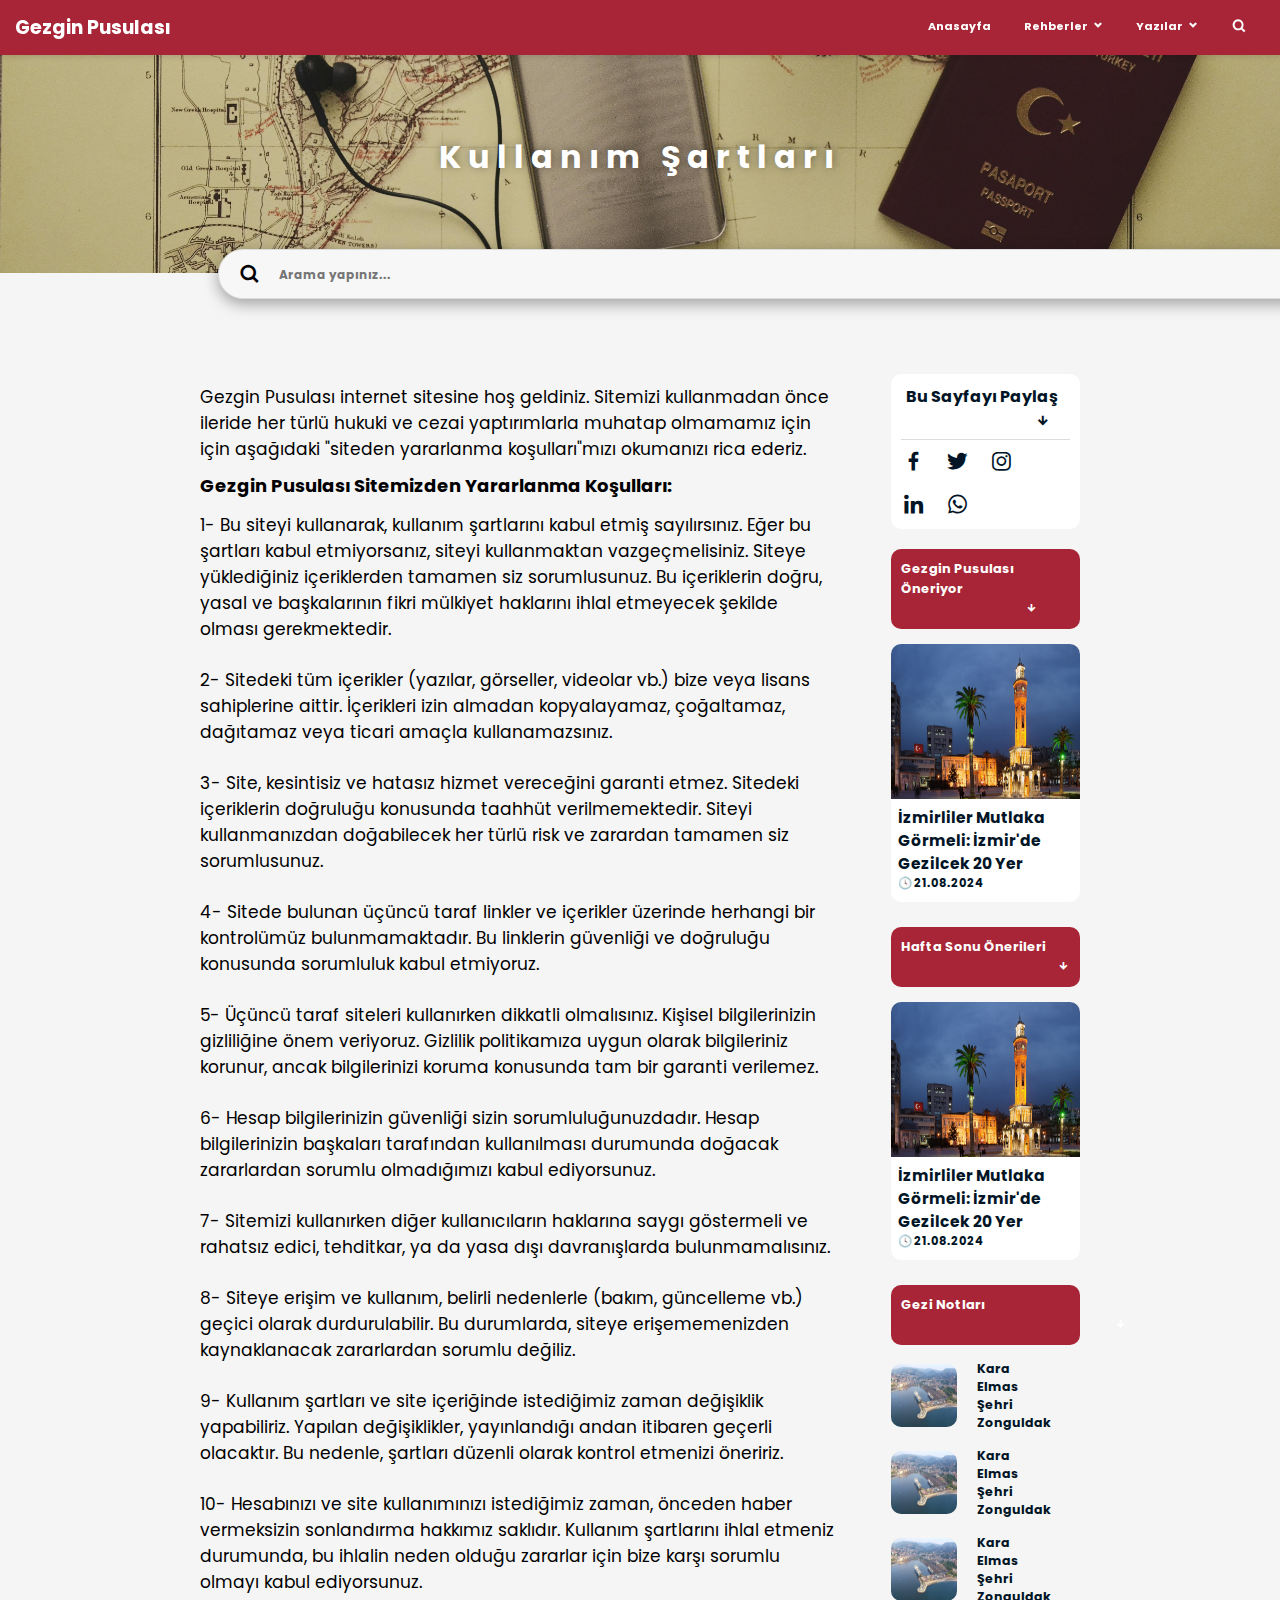
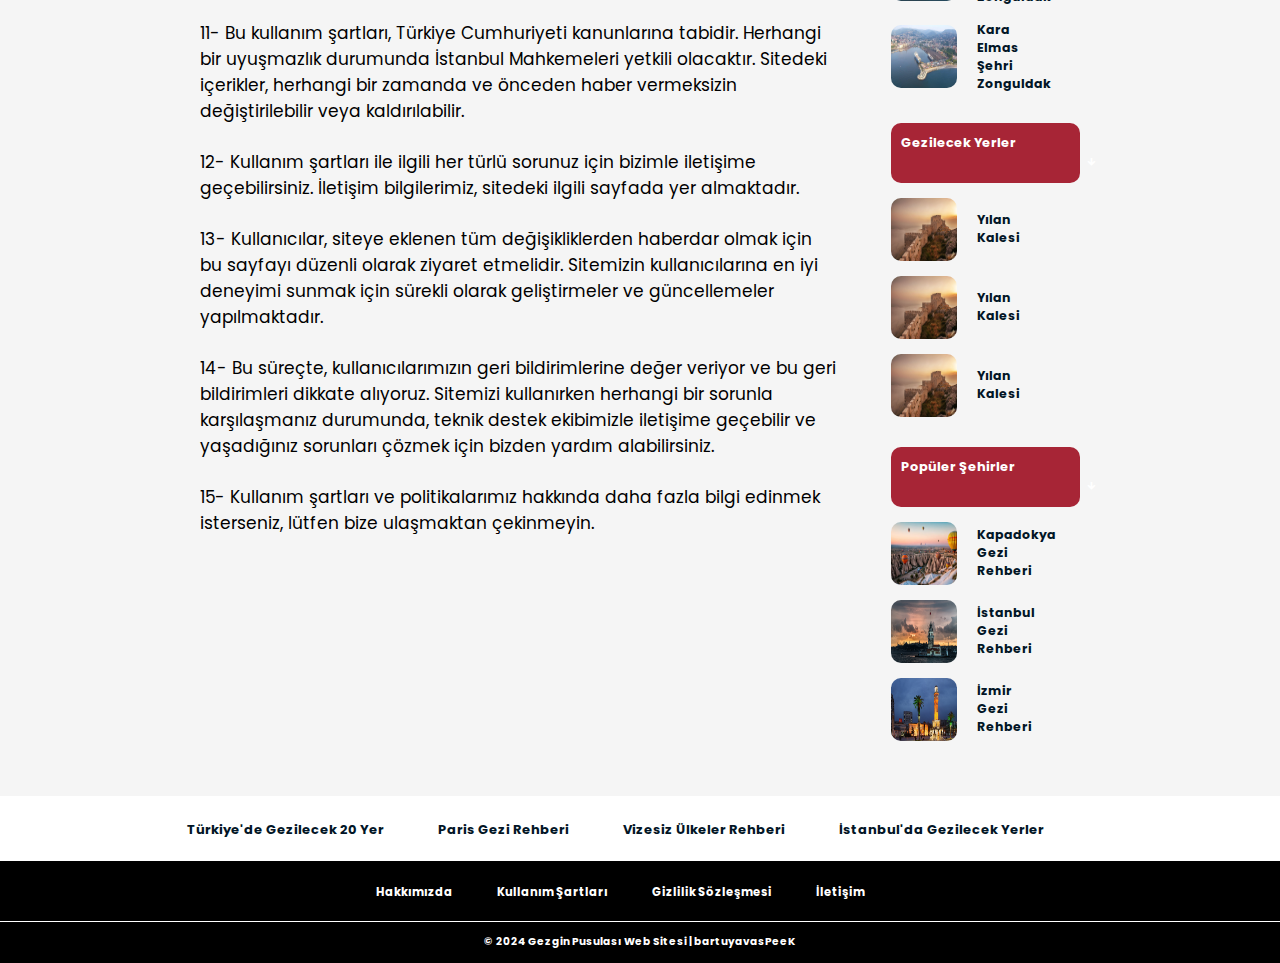
<file: rehber sitesi/Kullanım Şartları Alanı/kullanım-sartları.html>
<!DOCTYPE html>
<html lang="en">
<head>
    <meta charset="UTF-8">
    <meta name="viewport" content="width=device-width, initial-scale=1.0">
    <title>Gezgin Pusulası | Kullanım Şartları | bartuyavasPeeK</title>
    <link rel="stylesheet" href="style.css">
    <link href='https://unpkg.com/boxicons@2.1.4/css/boxicons.min.css' rel='stylesheet'>
</head>
<body>
    <header>
        <div class="header-logo">
            <a href="/rehber sitesi/index.html" title="Gezgin Pusulası">Gezgin Pusulası</a>
        </div>
        <div class="nav">
            <ul>
                <li><a href="/rehber sitesi/index.html" title="Anasayfa">Anasayfa</a></li>
                <li class="dropdown">
                    <a href="#" title="Rehberler">Rehberler <span><i class='bx bxs-chevron-down'></i></span></a>
                    <div class="dropdown-content">
                        <a href="/rehber sitesi/Rehberler Alanı/Kıtalar Alanı/kıtalar.html" title="Kıtalar">Kıtalar</a>
                        <a href="/rehber sitesi/Rehberler Alanı/Ülkeler Alanı/ulkeler.html" title="Ülkeler">Ülkeler</a>
                        <a href="/rehber sitesi/Rehberler Alanı/Şehirler Alanı/sehirler.html" title="Şehirler">Şehirler</a>
                    </div>
                </li>
                <li class="dropdown">
                    <a href="#" title="Yazılar">Yazılar <span><i class='bx bxs-chevron-down'></i></span></a>
                    <div class="dropdown-content">
                        <a href="/rehber sitesi/Yazılar Alanı/Gezi Notları/gezi-notlari.html" title="Gezi Notları">Gezi Notları</a>
                        <a href="/rehber sitesi/Yazılar Alanı/Gezilecek Yerler/gezilecek-yerler.html" title="Gezilecek Yerler">Gezilecek Yerler</a>
                        <a href="/rehber sitesi/Yazılar Alanı/Özel Yazılar/ozel-yazilar.html" title="Özel Yazılar">Özel Yazılar</a>
                    </div>
                </li>
                <li><a href="#" class="search" title="Ara"><i class='bx bx-search'></i></a></li>
            </ul>
        </div>
    </header>

    <section class="hero">
        <h1 title="Kullanım Şartları">Kullanım Şartları</h1>
    </section>

    <section class="search-container">
        <form action="/search">
            <span><i class='bx bx-search'></i></span>
            <input type="text" placeholder="Arama yapınız..." title="Ara">
        </form>
    </section>
    
    <section class="terms-of-use-area">
        <!-- left-side -->
        <div class="left-side">
            <p>Gezgin Pusulası internet sitesine hoş geldiniz. Sitemizi kullanmadan önce ileride her türlü hukuki ve cezai yaptırımlarla muhatap olmamamız için için aşağıdaki "siteden yararlanma koşulları"mızı okumanızı rica ederiz.</p>

            <div class="terms-of-use-items">
                <h3>Gezgin Pusulası Sitemizden Yararlanma Koşulları:</h3>
                <p>
                    1- Bu siteyi kullanarak, kullanım şartlarını kabul etmiş sayılırsınız. Eğer bu şartları kabul etmiyorsanız, siteyi kullanmaktan vazgeçmelisiniz. Siteye yüklediğiniz içeriklerden tamamen siz sorumlusunuz. Bu içeriklerin doğru, yasal ve başkalarının fikri mülkiyet haklarını ihlal etmeyecek şekilde olması gerekmektedir.
                </p>
                <p>
                    2- Sitedeki tüm içerikler (yazılar, görseller, videolar vb.) bize veya lisans sahiplerine aittir. İçerikleri izin almadan kopyalayamaz, çoğaltamaz, dağıtamaz veya ticari amaçla kullanamazsınız.
                </p>
                <p>
                    3- Site, kesintisiz ve hatasız hizmet vereceğini garanti etmez. Sitedeki içeriklerin doğruluğu konusunda taahhüt verilmemektedir. Siteyi kullanmanızdan doğabilecek her türlü risk ve zarardan tamamen siz sorumlusunuz.
                </p>
                <p>
                    4- Sitede bulunan üçüncü taraf linkler ve içerikler üzerinde herhangi bir kontrolümüz bulunmamaktadır. Bu linklerin güvenliği ve doğruluğu konusunda sorumluluk kabul etmiyoruz. 
                </p>
                <p>
                    5- Üçüncü taraf siteleri kullanırken dikkatli olmalısınız. Kişisel bilgilerinizin gizliliğine önem veriyoruz. Gizlilik politikamıza uygun olarak bilgileriniz korunur, ancak bilgilerinizi koruma konusunda tam bir garanti verilemez.
                </p>
                <p>
                    6- Hesap bilgilerinizin güvenliği sizin sorumluluğunuzdadır. Hesap bilgilerinizin başkaları tarafından kullanılması durumunda doğacak zararlardan sorumlu olmadığımızı kabul ediyorsunuz.
                </p>
                <p>
                    7- Sitemizi kullanırken diğer kullanıcıların haklarına saygı göstermeli ve rahatsız edici, tehditkar, ya da yasa dışı davranışlarda bulunmamalısınız.
                </p>
                <p>
                    8- Siteye erişim ve kullanım, belirli nedenlerle (bakım, güncelleme vb.) geçici olarak durdurulabilir. Bu durumlarda, siteye erişememenizden kaynaklanacak zararlardan sorumlu değiliz.
                </p>
                <p>
                    9- Kullanım şartları ve site içeriğinde istediğimiz zaman değişiklik yapabiliriz. Yapılan değişiklikler, yayınlandığı andan itibaren geçerli olacaktır. Bu nedenle, şartları düzenli olarak kontrol etmenizi öneririz.
                </p>
                <p>
                    10- Hesabınızı ve site kullanımınızı istediğimiz zaman, önceden haber vermeksizin sonlandırma hakkımız saklıdır. Kullanım şartlarını ihlal etmeniz durumunda, bu ihlalin neden olduğu zararlar için bize karşı sorumlu olmayı kabul ediyorsunuz.
                </p>
                <p>
                    11- Bu kullanım şartları, Türkiye Cumhuriyeti kanunlarına tabidir. Herhangi bir uyuşmazlık durumunda İstanbul Mahkemeleri yetkili olacaktır. Sitedeki içerikler, herhangi bir zamanda ve önceden haber vermeksizin değiştirilebilir veya kaldırılabilir.
                </p>
                <p>
                    12- Kullanım şartları ile ilgili her türlü sorunuz için bizimle iletişime geçebilirsiniz. İletişim bilgilerimiz, sitedeki ilgili sayfada yer almaktadır.
                </p>
                <p>
                    13- Kullanıcılar, siteye eklenen tüm değişikliklerden haberdar olmak için bu sayfayı düzenli olarak ziyaret etmelidir. Sitemizin kullanıcılarına en iyi deneyimi sunmak için sürekli olarak geliştirmeler ve güncellemeler yapılmaktadır.
                </p>
                <p>
                    14- Bu süreçte, kullanıcılarımızın geri bildirimlerine değer veriyor ve bu geri bildirimleri dikkate alıyoruz. Sitemizi kullanırken herhangi bir sorunla karşılaşmanız durumunda, teknik destek ekibimizle iletişime geçebilir ve yaşadığınız sorunları çözmek için bizden yardım alabilirsiniz.
                </p>
                <p>
                    15- Kullanım şartları ve politikalarımız hakkında daha fazla bilgi edinmek isterseniz, lütfen bize ulaşmaktan çekinmeyin.
                </p>
            </div>
        </div>

        <!-- right-side -->
        <div class="right-side">

            <!-- share-area -->
            <div class="share-area">
                <h3>Bu Sayfayı Paylaş <span><i class='bx bx-down-arrow-alt'></i></span></h3>
                <ul>
                    <li><a href="#" title="Facebook"><i class='bx bxl-facebook'></i></a></li>
                    <li><a href="#" title="Twitter"><i class='bx bxl-twitter'></i></a></li>
                    <li><a href="#" title="İnstagram"><i class='bx bxl-instagram'></i></a></li>
                    <li><a href="#" title="Linkedin"><i class='bx bxl-linkedin'></i></a></li>
                    <li><a href="#" title="Whatsapp"><i class='bx bxl-whatsapp'></i></a></li>
                </ul>
            </div>

            <!-- propasal-area -->
            <div class="propasal-area">
                <h3>Gezgin Pusulası Öneriyor <span><i class='bx bx-down-arrow-alt'></i></span></h3>
            </div>
            <div class="propasal-area-photo">
                <a href="#">
                    <img src="/rehber sitesi/img/izmir_saat_kulesi.PNG" alt="">
                    <h3>İzmirliler Mutlaka Görmeli: İzmir'de Gezilcek 20 Yer</h3>
                    <p class="date">🕓 21.08.2024</p>
                </a>
            </div>

            <!-- weekend-tips-area -->
            <div class="weekend-tips-area">
                <h3>Hafta Sonu Önerileri <span><i class='bx bx-down-arrow-alt'></i></span></h3>
            </div>
            <div class="weekend-tips-area-photo">
                <a href="#">
                    <img src="/rehber sitesi/img/izmir_saat_kulesi.PNG" alt="">
                    <h3>İzmirliler Mutlaka Görmeli: İzmir'de Gezilcek 20 Yer</h3>
                    <p class="date">🕓 21.08.2024</p>
                </a>
            </div>

            <!-- travel-notes-area -->
            <div class="travel-notes-area">
                <h3>Gezi Notları <span><i class='bx bx-down-arrow-alt'></i></span></h3>
            </div>
            <div class="travel-notes-area-photo">
                <div class="photo-item">
                    <a href="#">
                        <img src="/rehber sitesi/img/image-zonguldak_2_0.jpg" alt="">
                        <h3>Kara Elmas Şehri Zonguldak</h3>
                    </a>
                </div>
                <div class="photo-item">
                    <a href="#">
                        <img src="/rehber sitesi/img/image-zonguldak_2_0.jpg" alt="">
                        <h3>Kara Elmas Şehri Zonguldak</h3>
                    </a>
                </div>
                <div class="photo-item">
                    <a href="#">
                        <img src="/rehber sitesi/img/image-zonguldak_2_0.jpg" alt="">
                        <h3>Kara Elmas Şehri Zonguldak</h3>
                    </a>
                </div>
                <div class="photo-item">
                    <a href="#">
                        <img src="/rehber sitesi/img/image-zonguldak_2_0.jpg" alt="">
                        <h3>Kara Elmas Şehri Zonguldak</h3>
                    </a>
                </div>
            </div>

            <!-- places-to-visit-area -->
            <div class="places-to-visit-area">
                <h3>Gezilecek Yerler <span><i class='bx bx-down-arrow-alt'></i></span></h3>
            </div>
            <div class="places-to-visit-area-photo">
                <div class="photo-item">
                    <a href="#">
                        <img src="/rehber sitesi/img/yılan-kalesi.jpg" alt="">
                        <h3>Yılan Kalesi</h3>
                    </a>
                </div>
                <div class="photo-item">
                    <a href="#">
                        <img src="/rehber sitesi/img/yılan-kalesi.jpg" alt="">
                        <h3>Yılan Kalesi</h3>
                    </a>
                </div>
                <div class="photo-item">
                    <a href="#">
                        <img src="/rehber sitesi/img/yılan-kalesi.jpg" alt="">
                        <h3>Yılan Kalesi</h3>
                    </a>
                </div>
            </div>

            <!-- popular-cities-area -->
            <div class="popular-cities-area">
                <h3>Popüler Şehirler <span><i class='bx bx-down-arrow-alt'></i></span></h3>
            </div>
            <div class="popular-cities-area-photo">
                <div class="photo-item">
                    <a href="#">
                        <img src="/rehber sitesi/img/kapadokya.webp" alt="">
                        <h3>Kapadokya <br>Gezi Rehberi</h3>
                    </a>
                </div>
                <div class="photo-item">
                    <a href="#">
                        <img src="/rehber sitesi/img/istanbul-kız-kulesi.jpg" alt="">
                        <h3>İstanbul <br>Gezi Rehberi</h3>
                    </a>
                </div>
                <div class="photo-item">
                    <a href="#">
                        <img src="/rehber sitesi/img/izmir_saat_kulesi.PNG" alt="">
                        <h3 class="title1">İzmir <br>Gezi Rehberi</h3>
                    </a>
                </div>
            </div>
        </div>
    </div>
    </section>

    <section class="footer-area">
        <div class="footer-nav-area">
            <ul>
                <li><a href="#" class="link2">Türkiye'de Gezilecek 20 Yer</a></li>
                <li><a href="#" class="link2">Paris Gezi Rehberi</a></li>
                <li><a href="#" class="link2">Vizesiz Ülkeler Rehberi</a></li>
                <li><a href="#" class="link2">İstanbul'da Gezilecek Yerler</a></li>
            </ul>
        </div>
    </section>

    <footer>
        <div class="footer-links">
            <ul>
                <li><a href="/rehber sitesi/Hakkımızda Alanı/hakkımızda.html">Hakkımızda</a></li>
                <li><a href="/rehber sitesi/Kullanım Şartları Alanı/kullanım-sartları.html">Kullanım Şartları</a></li>
                <li><a href="/rehber sitesi/Gizlilik Sözleşmesi Alanı/gizlilik-sözlesmesi.html">Gizlilik Sözleşmesi</a></li>
                <li><a href="/rehber sitesi/İletişim Alanı/iletisim.html">İletişim</a></li>
            </ul>
        </div>
        <div class="informative">
            <p>&copy; 2024 Gezgin Pusulası Web Sitesi | <a href="/rehber sitesi/index.html">bartuyavasPeeK</a></p>
        </div>
    </footer>
</body>
</html>
</file>
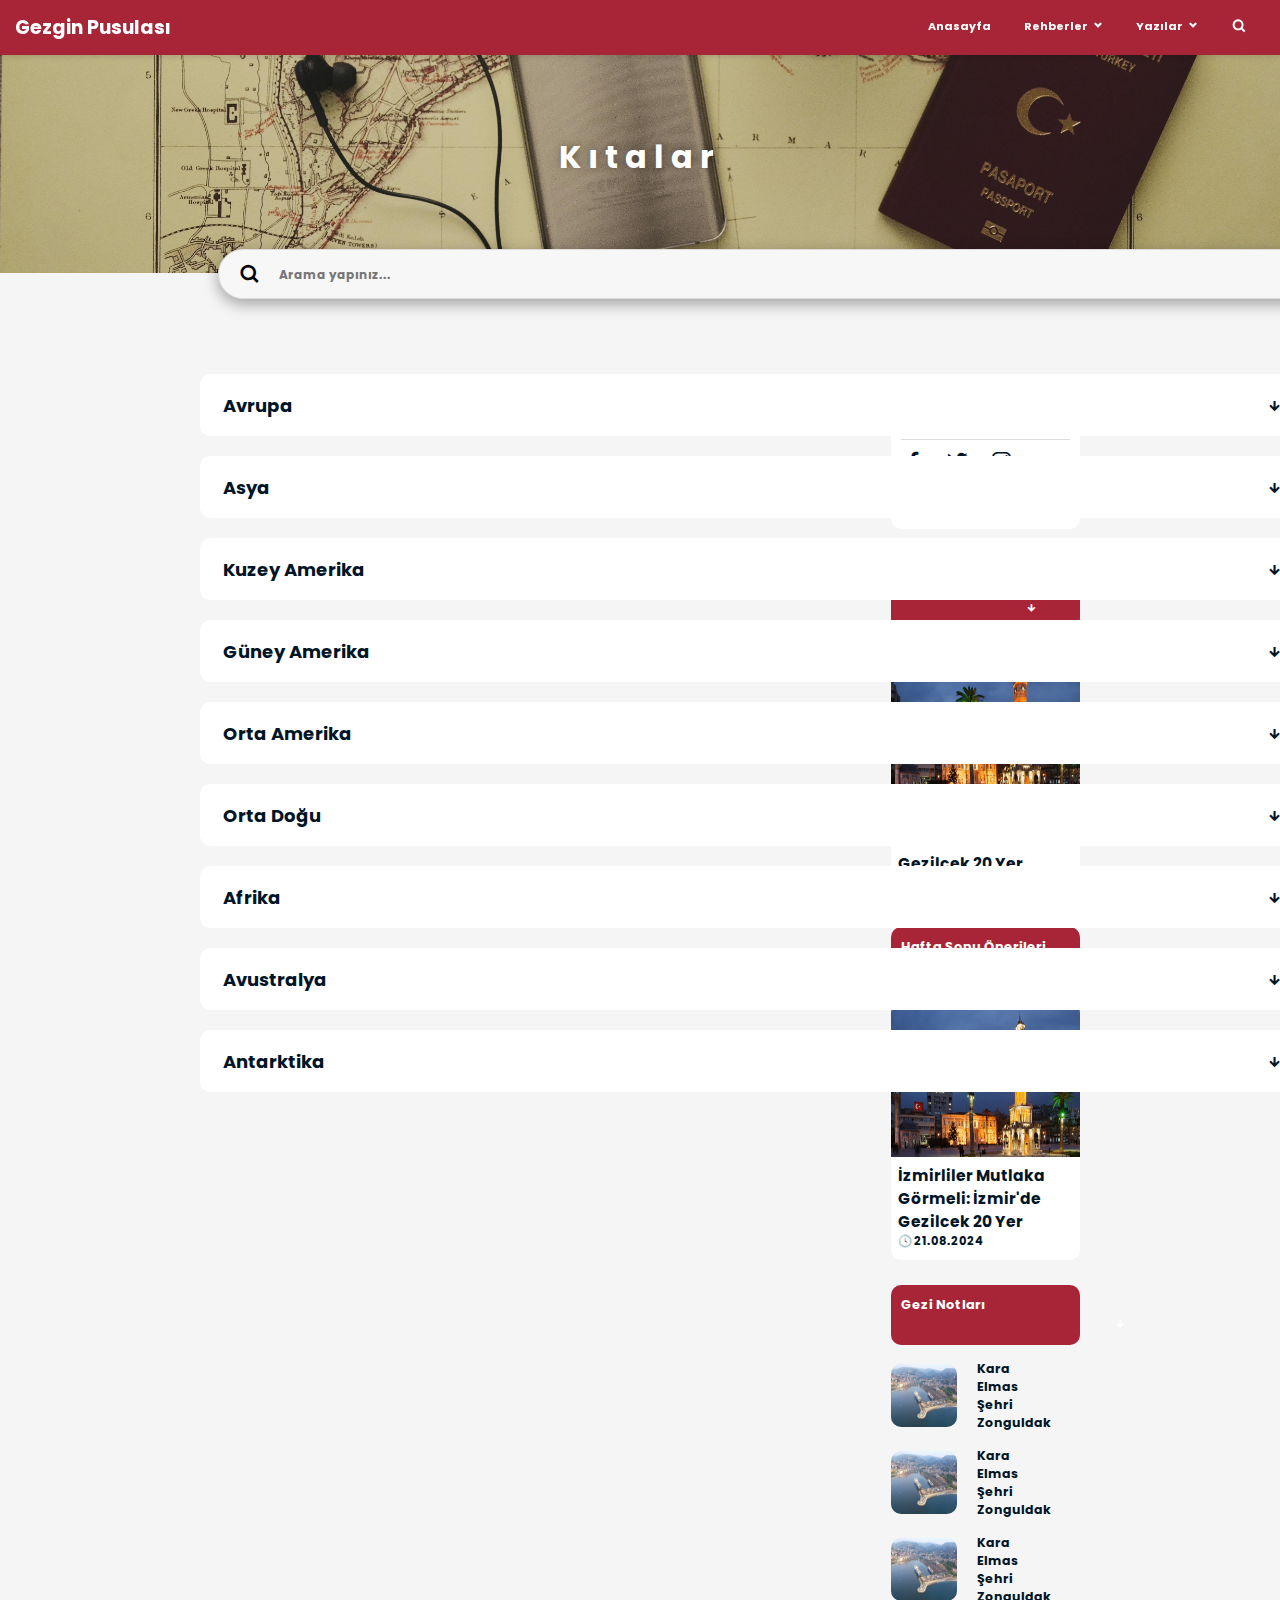
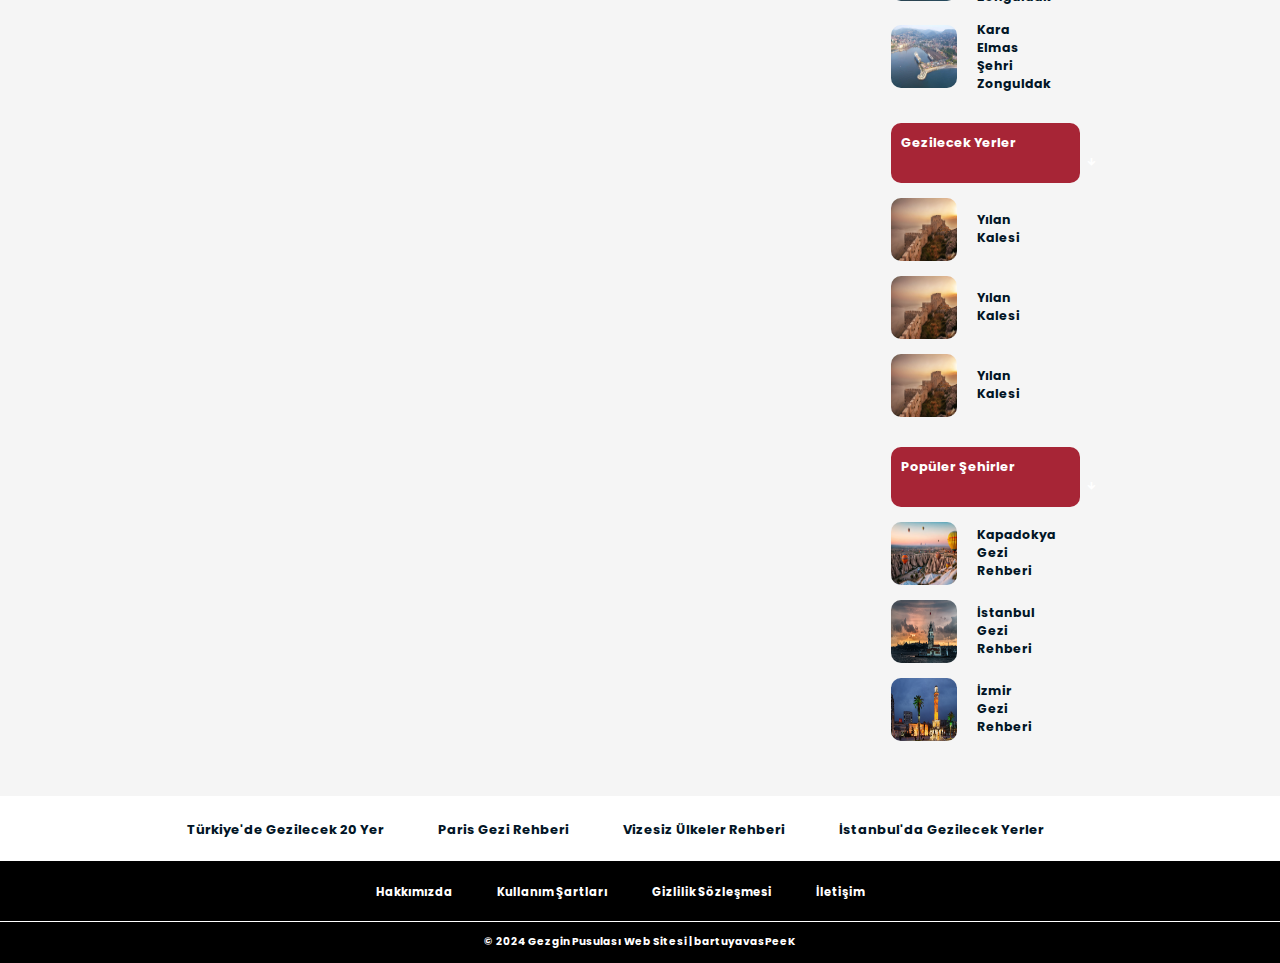
<file: rehber sitesi/Rehberler Alanı/Kıtalar Alanı/kıtalar.html>
<!DOCTYPE html>
<html lang="en">
<head>
    <meta charset="UTF-8">
    <meta name="viewport" content="width=device-width, initial-scale=1.0">
    <title>Gezgin Pusulası | Kıtalar |bartuyavasPeeK</title>
    <link rel="stylesheet" href="style.css">
    <link href='https://unpkg.com/boxicons@2.1.4/css/boxicons.min.css' rel='stylesheet'>
</head>
<body>
    <header>
        <div class="header-logo">
            <a href="/rehber sitesi/index.html" title="Gezgin Pusulası">Gezgin Pusulası</a>
        </div>
        <div class="nav">
            <ul>
                <li><a href="/rehber sitesi/index.html" title="Anasayfa">Anasayfa</a></li>
                <li class="dropdown">
                    <a href="#" title="Rehberler">Rehberler <span><i class='bx bxs-chevron-down'></i></span></a>
                    <div class="dropdown-content">
                        <a href="/rehber sitesi/Rehberler Alanı/Kıtalar Alanı/kıtalar.html" title="Kıtalar">Kıtalar</a>
                        <a href="/rehber sitesi/Rehberler Alanı/Ülkeler Alanı/ulkeler.html" title="Ülkeler">Ülkeler</a>
                        <a href="/rehber sitesi/Rehberler Alanı/Şehirler Alanı/sehirler.html" title="Şehirler">Şehirler</a>
                    </div>
                </li>
                <li class="dropdown">
                    <a href="#" title="Yazılar">Yazılar <span><i class='bx bxs-chevron-down'></i></span></a>
                    <div class="dropdown-content">
                        <a href="/rehber sitesi/Yazılar Alanı/Gezi Notları/gezi-notlari.html" title="Gezi Notları">Gezi Notları</a>
                        <a href="/rehber sitesi/Yazılar Alanı/Gezilecek Yerler/gezilecek-yerler.html" title="Gezilecek Yerler">Gezilecek Yerler</a>
                        <a href="/rehber sitesi/Yazılar Alanı/Özel Yazılar/ozel-yazilar.html" title="Özel Yazılar">Özel Yazılar</a>
                    </div>
                </li>
                <li><a href="#" class="search" title="Ara"><i class='bx bx-search'></i></a></li>
            </ul>
        </div>
    </header>

    <section class="hero">
        <h1 title="Kıtalar">Kıtalar</h1>
    </section>

    <section class="search-container">
        <form action="/search">
            <span><i class='bx bx-search'></i></span>
            <input type="text" placeholder="Arama yapınız..." title="Ara">
        </form>
    </section>

    <section class="continents-area">
        <!-- left-side -->
        <div class="left-side">
            <div class="continent-area">
                <input type="checkbox" id="toggle-europe" class="toggle-menu">
                <label for="toggle-europe" class="menu-toggle">
                    <h3>Avrupa</h3>
                    <span><i class='bx bx-down-arrow-alt'></i></span>
                </label>
                <div class="menu-content">
                    <p>Avrupa, tarih, kültür ve doğal güzelliklerle dolu bir kıtadır. Renkli şehirleri, muazzam tarihi yapıları ve çeşitli kültürel etkinlikleri ile ünlüdür. Paris’in romantik atmosferinden, Roma’nın antik kalıntılarına; Amsterdam’ın kanallarından, İskandinav ülkelerinin eşsiz doğasına kadar her köşesi keşfedilmeyi bekliyor. Avrupa, ayrıca ünlü mutfakları, sanatı ve modern yaşam tarzıyla da dikkat çeker.</p>
                    <p>Avrupa’nın zengin tarihini ve kültürünü daha yakından keşfetmek için devamını buradan okuyabilirsiniz.</p>
                    <a href="/rehber sitesi/Rehberler Alanı/Kıtalar Alanı/Avrupa Alanı/avrupa.html" class="read-more">Devamını Oku</a>
                </div>
            </div>

            <div class="continent-area">
                <input type="checkbox" id="toggle-asia" class="toggle-menu">
                <label for="toggle-asia" class="menu-toggle">
                    <h3>Asya</h3>
                    <span><i class='bx bx-down-arrow-alt'></i></span>
                </label>
                <div class="menu-content">
                    <p>Asya, dünya üzerindeki en büyük ve en çeşitli kıtadır. Farklı kültürlerin ve medeniyetlerin buluşma noktası olan bu kıta, egzotik şehirleri, tarihi tapınakları ve geniş doğal alanlarıyla ünlüdür. Tokyo'nun modern enerjisinden, Beijing'in tarihi derinliğine; Hindistan'ın renkli festivallerinden, Güneydoğu Asya'nın tropikal plajlarına kadar Asya, her gezginin ilgisini çeker. Ayrıca, zengin mutfağı ve geleneksel sanatlarıyla da tanınır.</p>
                    <p>Asya’nın büyüleyici tarihini ve kültürünü daha yakından keşfetmek için devamını buradan okuyabilirsiniz.</p>
                    <a href="#" class="read-more">Devamını Oku</a>
                </div>
            </div>

            <div class="continent-area">
                <input type="checkbox" id="toggle-north-america" class="toggle-menu">
                <label for="toggle-north-america" class="menu-toggle">
                    <h3>Kuzey Amerika</h3>
                    <span><i class='bx bx-down-arrow-alt'></i></span>
                </label>
                <div class="menu-content">
                    <p>Kuzey Amerika, modern şehirlerden, doğal güzelliklere ve kültürel çeşitliliğe sahip bir kıtadır. New York'un kozmopolit yapısından, Kanada'nın büyüleyici manzaralarına; Meksika'nın renkli kültüründen, Amerika'nın ikonik ulusal parklarına kadar her bölgesi ayrı bir keşif fırsatı sunar. Ayrıca, kıtanın zengin mutfak kültürü ve tarihi mirası da dikkat çeker.</p>
                    <p>Kuzey Amerika’nın zengin tarihini ve kültürel çeşitliliğini daha yakından keşfetmek için devamını buradan okuyabilirsiniz.</p>
                    <a href="#" class="read-more">Devamını Oku</a>
                </div>
            </div>
            
            <div class="continent-area">
                <input type="checkbox" id="toggle-south-america" class="toggle-menu">
                <label for="toggle-south-america" class="menu-toggle">
                    <h3>Güney Amerika</h3>
                    <span><i class='bx bx-down-arrow-alt'></i></span>
                </label>
                <div class="menu-content">
                    <p>Güney Amerika, tropikal ormanlardan, büyük nehirlerden ve renkli şehirlerden oluşan bir mozaiktir. Rio de Janeiro'nun canlı karnavallarından, Machu Picchu'nun mistik kalıntılarına; Buenos Aires'in dinamik kültüründen, Amazon'un derinliklerine kadar her köşesi keşfedilmeyi bekliyor. Ayrıca, kıtanın zengin mutfağı ve geleneksel müziği de oldukça dikkat çekicidir.</p>
                    <p>Güney Amerika’nın etkileyici doğasını ve kültürünü daha yakından keşfetmek için devamını buradan okuyabilirsiniz.</p>
                    <a href="#" class="read-more">Devamını Oku</a>
                </div>
            </div>

            <div class="continent-area">
                <input type="checkbox" id="toggle-central-america" class="toggle-menu">
                <label for="toggle-central-america" class="menu-toggle">
                    <h3>Orta Amerika</h3>
                    <span><i class='bx bx-down-arrow-alt'></i></span>
                </label>
                <div class="menu-content">
                    <p>Orta Amerika, tropikal güzellikleri, tarihi kalıntıları ve kültürel zenginlikleriyle ünlü bir bölgedir. Belize'in nefes kesici mercan resiflerinden, Guatemala'nın etkileyici antik Maya kalıntılarına; Kosta Rika'nın çeşitli ekosistemlerinden, Panama'nın canlı şehirlerine kadar her köşesi keşfetmeye değerdir. Ayrıca, Orta Amerika'nın zengin mutfak kültürü ve sıcak insanları, ziyaretçilerine unutulmaz bir deneyim sunar.</p>
                    <p>Orta Amerika’nın etkileyici doğal ve kültürel güzelliklerini daha yakından keşfetmek için devamını buradan okuyabilirsiniz.</p>
                    <a href="#" class="read-more">Devamını Oku</a>
                </div>
            </div>
        
            <div class="continent-area">
                <input type="checkbox" id="toggle-middle-east" class="toggle-menu">
                <label for="toggle-middle-east" class="menu-toggle">
                    <h3>Orta Doğu</h3>
                    <span><i class='bx bx-down-arrow-alt'></i></span>
                </label>
                <div class="menu-content">
                    <p>Orta Doğu, tarih boyunca medeniyetlerin beşiği olmuş ve kültürel çeşitliliği ile dikkat çeken bir bölgedir. İstanbul'un tarihi zenginliğinden, Dubai'nin modern mimarisine; Ürdün'ün etkileyici çöl manzaralarından, Lübnan'ın lezzetli mutfağına kadar her noktasında keşfedilecek bir şeyler bulabilirsiniz. Ayrıca, bölgenin dinamik kültürü ve tarihi mirası, gezginlere derin bir kültürel deneyim sunar.</p>
                    <p>Orta Doğu’nun zengin tarihini ve kültürel çeşitliliğini daha yakından keşfetmek için devamını buradan okuyabilirsiniz.</p>
                    <a href="#" class="read-more">Devamını Oku</a>
                </div>
            </div>
            
            <div class="continent-area">
                <input type="checkbox" id="toggle-africa" class="toggle-menu">
                <label for="toggle-africa" class="menu-toggle">
                    <h3>Afrika</h3>
                    <span><i class='bx bx-down-arrow-alt'></i></span>
                </label>
                <div class="menu-content">
                    <p>Afrika, vahşi doğası, çeşitli kültürel mirası ve canlı şehirleri ile dikkat çeken bir kıtadır. Serengeti'nin muazzam safari alanlarından, Cape Town'ın etkileyici manzaralarına; Mısır'ın görkemli piramitlerinden, Zanzibar'ın bembeyaz plajlarına kadar Afrika'nın her köşesi keşfetmek için sizi bekliyor. Ayrıca, Afrika'nın zengin müzik ve dans kültürü de oldukça etkileyicidir.</p>
                    <p>Afrika’nın eşsiz kültürel ve doğal zenginliklerini daha yakından keşfetmek için devamını buradan okuyabilirsiniz.</p>
                    <a href="#" class="read-more">Devamını Oku</a>
                </div>
            </div>

            <div class="continent-area">
                <input type="checkbox" id="toggle-australia" class="toggle-menu">
                <label for="toggle-australia" class="menu-toggle">
                    <h3>Avustralya</h3>
                    <span><i class='bx bx-down-arrow-alt'></i></span>
                </label>
                <div class="menu-content">
                    <p>Avustralya, doğal güzellikleri, eşsiz vahşi yaşamı ve kozmopolit şehirleri ile tanınan bir kıtadır. Sydney'in ünlü Opera Binası'ndan, Büyük Set Resifi'nin büyüleyici denizaltı dünyasına; Melbourne'un kültürel etkinliklerinden, Avustralya Çölü'nün huzur verici manzaralarına kadar her köşesi keşfetmeye değer. Ayrıca, kıtanın eşsiz hayvanları ve doğal parkları da oldukça etkileyicidir.</p>
                    <p>Avustralya’nın muazzam doğal güzelliklerini ve kültürel zenginliklerini daha yakından keşfetmek için devamını buradan okuyabilirsiniz.</p>
                    <a href="#" class="read-more">Devamını Oku</a>
                </div>
            </div>   
            
            <div class="continent-area">
                <input type="checkbox" id="toggle-antarctica" class="toggle-menu">
                <label for="toggle-antarctica" class="menu-toggle">
                    <h3>Antarktika</h3>
                    <span><i class='bx bx-down-arrow-alt'></i></span>
                </label>
                <div class="menu-content">
                    <p>Antarktika, dünyanın en soğuk, en rüzgarlı ve en izole kıtasıdır. Büyüleyici buzulları, muazzam buz tabakaları ve eşsiz vahşi yaşamı ile tanınır. Kıtada, devasa buzul duvarlarından, parlak buz mağaralarına; penguen kolonilerinden, fok sürülerine kadar çeşitli doğal güzellikler gözlemlenebilir. Ayrıca, Antarktika'nın etkileyici sessizliği ve keşfedilmemiş doğası, macera arayan gezginler için eşsiz bir deneyim sunar.</p>
                    <p>Antarktika'nın büyüleyici doğal zenginliklerini ve etkileyici manzaralarını daha yakından keşfetmek için devamını buradan okuyabilirsiniz.</p>
                    <a href="#" class="read-more">Devamını Oku</a>
                </div>
            </div>
                     
        </div>

        <!-- right-side -->
        <div class="right-side">
            <!-- share-area -->
            <div class="share-area">
                <h3>Bu Sayfayı Paylaş <span><i class='bx bx-down-arrow-alt'></i></span></h3>
                <ul>
                    <li><a href="#" title="Facebook"><i class='bx bxl-facebook'></i></a></li>
                    <li><a href="#" title="Twitter"><i class='bx bxl-twitter'></i></a></li>
                    <li><a href="#" title="İnstagram"><i class='bx bxl-instagram'></i></a></li>
                    <li><a href="#" title="Linkedin"><i class='bx bxl-linkedin'></i></a></li>
                    <li><a href="#" title="Whatsapp"><i class='bx bxl-whatsapp'></i></a></li>
                </ul>
            </div>

            <!-- propasal-area -->
            <div class="propasal-area">
                <h3>Gezgin Pusulası Öneriyor <span><i class='bx bx-down-arrow-alt'></i></span></h3>
            </div>
            <div class="propasal-area-photo">
                <a href="#">
                    <img src="/rehber sitesi/img/izmir_saat_kulesi.PNG" alt="">
                    <h3>İzmirliler Mutlaka Görmeli: İzmir'de Gezilcek 20 Yer</h3>
                    <p class="date">🕓 21.08.2024</p>
                </a>
            </div>

            <!-- weekend-tips-area -->
            <div class="weekend-tips-area">
                <h3>Hafta Sonu Önerileri <span><i class='bx bx-down-arrow-alt'></i></span></h3>
            </div>
            <div class="weekend-tips-area-photo">
                <a href="#">
                    <img src="/rehber sitesi/img/izmir_saat_kulesi.PNG" alt="">
                    <h3>İzmirliler Mutlaka Görmeli: İzmir'de Gezilcek 20 Yer</h3>
                    <p class="date">🕓 21.08.2024</p>
                </a>
            </div>

            <!-- travel-notes-area -->
            <div class="travel-notes-area">
                <h3>Gezi Notları <span><i class='bx bx-down-arrow-alt'></i></span></h3>
            </div>
            <div class="travel-notes-area-photo">
                <div class="photo-item">
                    <a href="#">
                        <img src="/rehber sitesi/img/image-zonguldak_2_0.jpg" alt="">
                        <h3>Kara Elmas Şehri Zonguldak</h3>
                    </a>
                </div>
                <div class="photo-item">
                    <a href="#">
                        <img src="/rehber sitesi/img/image-zonguldak_2_0.jpg" alt="">
                        <h3>Kara Elmas Şehri Zonguldak</h3>
                    </a>
                </div>
                <div class="photo-item">
                    <a href="#">
                        <img src="/rehber sitesi/img/image-zonguldak_2_0.jpg" alt="">
                        <h3>Kara Elmas Şehri Zonguldak</h3>
                    </a>
                </div>
                <div class="photo-item">
                    <a href="#">
                        <img src="/rehber sitesi/img/image-zonguldak_2_0.jpg" alt="">
                        <h3>Kara Elmas Şehri Zonguldak</h3>
                    </a>
                </div>
            </div>

            <!-- places-to-visit-area -->
            <div class="places-to-visit-area">
                <h3>Gezilecek Yerler <span><i class='bx bx-down-arrow-alt'></i></span></h3>
            </div>
            <div class="places-to-visit-area-photo">
                <div class="photo-item">
                    <a href="#">
                        <img src="/rehber sitesi/img/yılan-kalesi.jpg" alt="">
                        <h3>Yılan Kalesi</h3>
                    </a>
                </div>
                <div class="photo-item">
                    <a href="#">
                        <img src="/rehber sitesi/img/yılan-kalesi.jpg" alt="">
                        <h3>Yılan Kalesi</h3>
                    </a>
                </div>
                <div class="photo-item">
                    <a href="#">
                        <img src="/rehber sitesi/img/yılan-kalesi.jpg" alt="">
                        <h3>Yılan Kalesi</h3>
                    </a>
                </div>
            </div>

            <!-- popular-cities-area -->
            <div class="popular-cities-area">
                <h3>Popüler Şehirler <span><i class='bx bx-down-arrow-alt'></i></span></h3>
            </div>
            <div class="popular-cities-area-photo">
                <div class="photo-item">
                    <a href="#">
                        <img src="/rehber sitesi/img/kapadokya.webp" alt="">
                        <h3>Kapadokya <br>Gezi Rehberi</h3>
                    </a>
                </div>
                <div class="photo-item">
                    <a href="#">
                        <img src="/rehber sitesi/img/istanbul-kız-kulesi.jpg" alt="">
                        <h3>İstanbul <br>Gezi Rehberi</h3>
                    </a>
                </div>
                <div class="photo-item">
                    <a href="#">
                        <img src="/rehber sitesi/img/izmir_saat_kulesi.PNG" alt="">
                        <h3 class="title1">İzmir <br>Gezi Rehberi</h3>
                    </a>
                </div>
            </div>
        </div>
    </section>

    <section class="footer-area">
        <div class="footer-nav-area">
            <ul>
                <li><a href="#" class="link2">Türkiye'de Gezilecek 20 Yer</a></li>
                <li><a href="#" class="link2">Paris Gezi Rehberi</a></li>
                <li><a href="#" class="link2">Vizesiz Ülkeler Rehberi</a></li>
                <li><a href="#" class="link2">İstanbul'da Gezilecek Yerler</a></li>
            </ul>
        </div>
    </section>

    <footer>
        <div class="footer-links">
            <ul>
                <li><a href="/rehber sitesi/Hakkımızda Alanı/hakkımızda.html">Hakkımızda</a></li>
                <li><a href="/rehber sitesi/Kullanım Şartları Alanı/kullanım-sartları.html">Kullanım Şartları</a></li>
                <li><a href="/rehber sitesi/Gizlilik Sözleşmesi Alanı/gizlilik-sözlesmesi.html">Gizlilik Sözleşmesi</a></li>
                <li><a href="/rehber sitesi/İletişim Alanı/iletisim.html">İletişim</a></li>
            </ul>
        </div>
        <div class="informative">
            <p>&copy; 2024 Gezgin Pusulası Web Sitesi | <a href="/rehber sitesi/index.html">bartuyavasPeeK</a></p>
        </div>
    </footer>
</body>
</html>
</file>
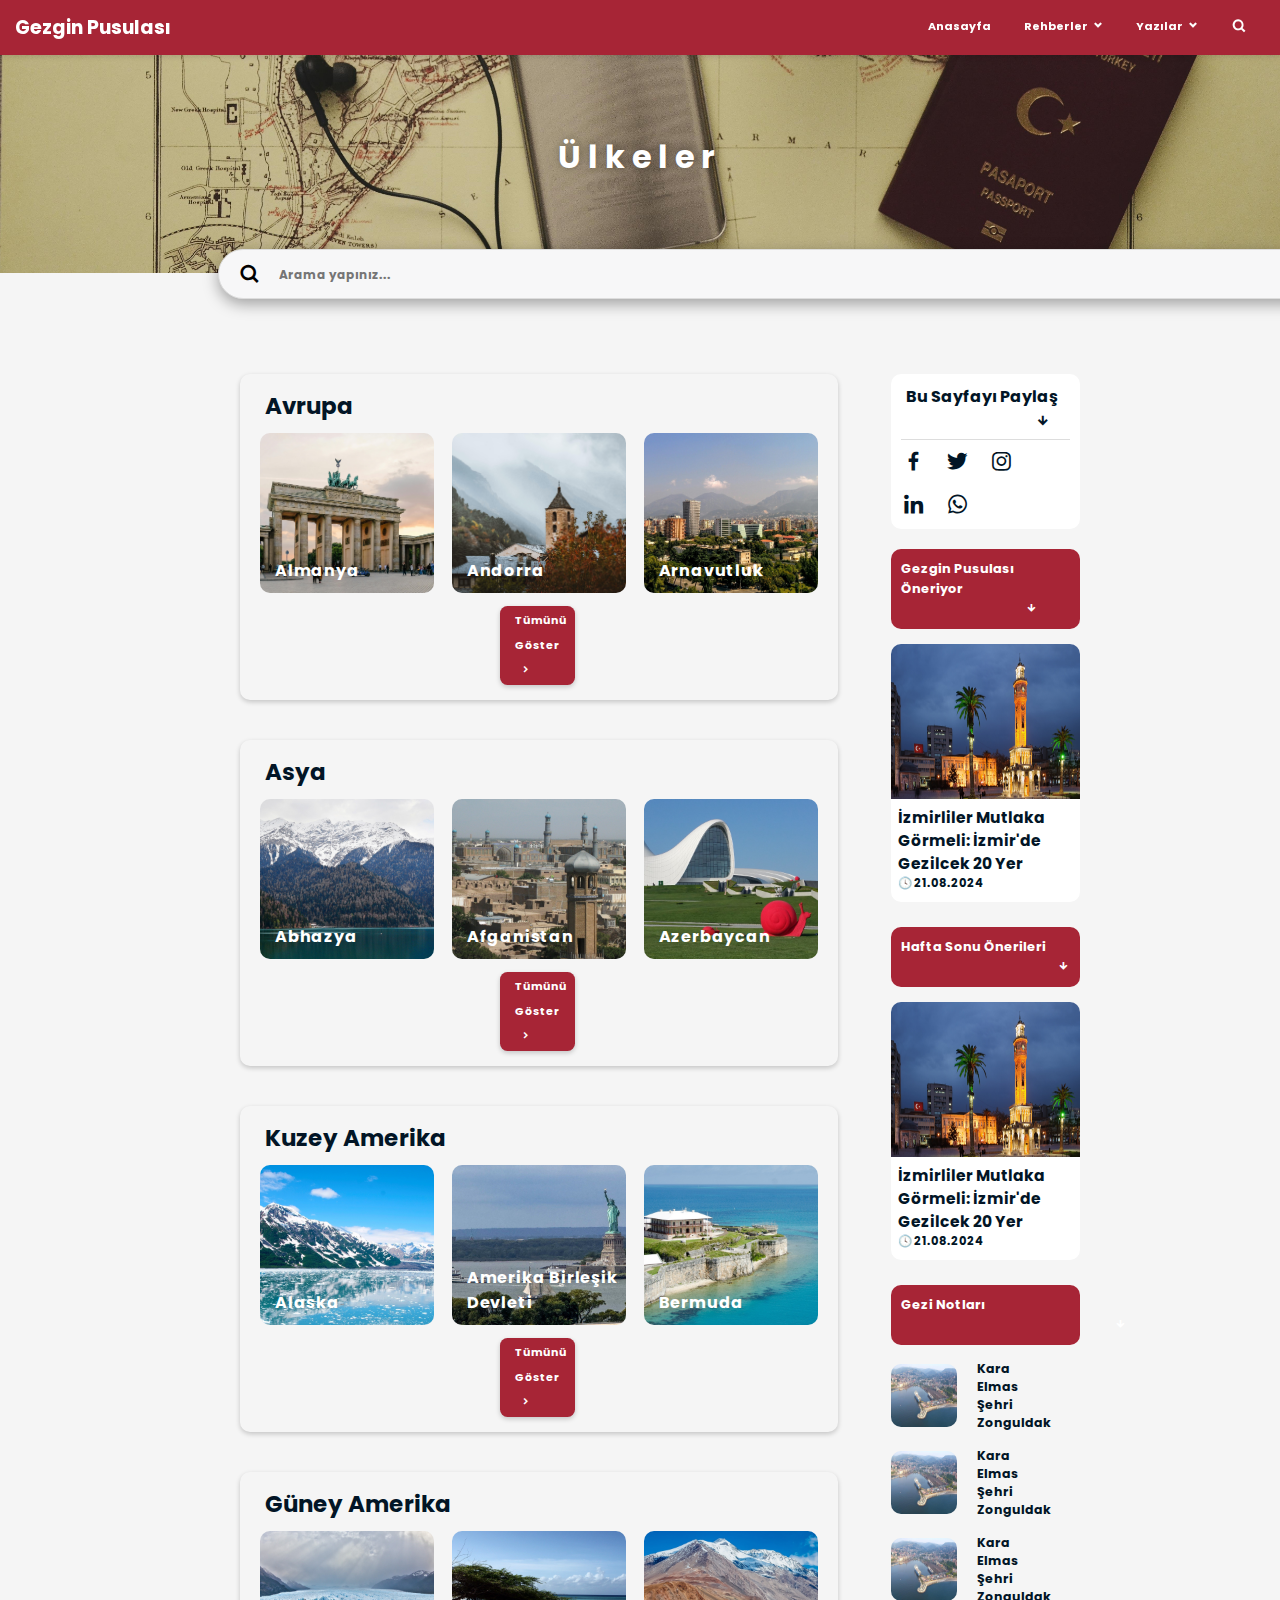
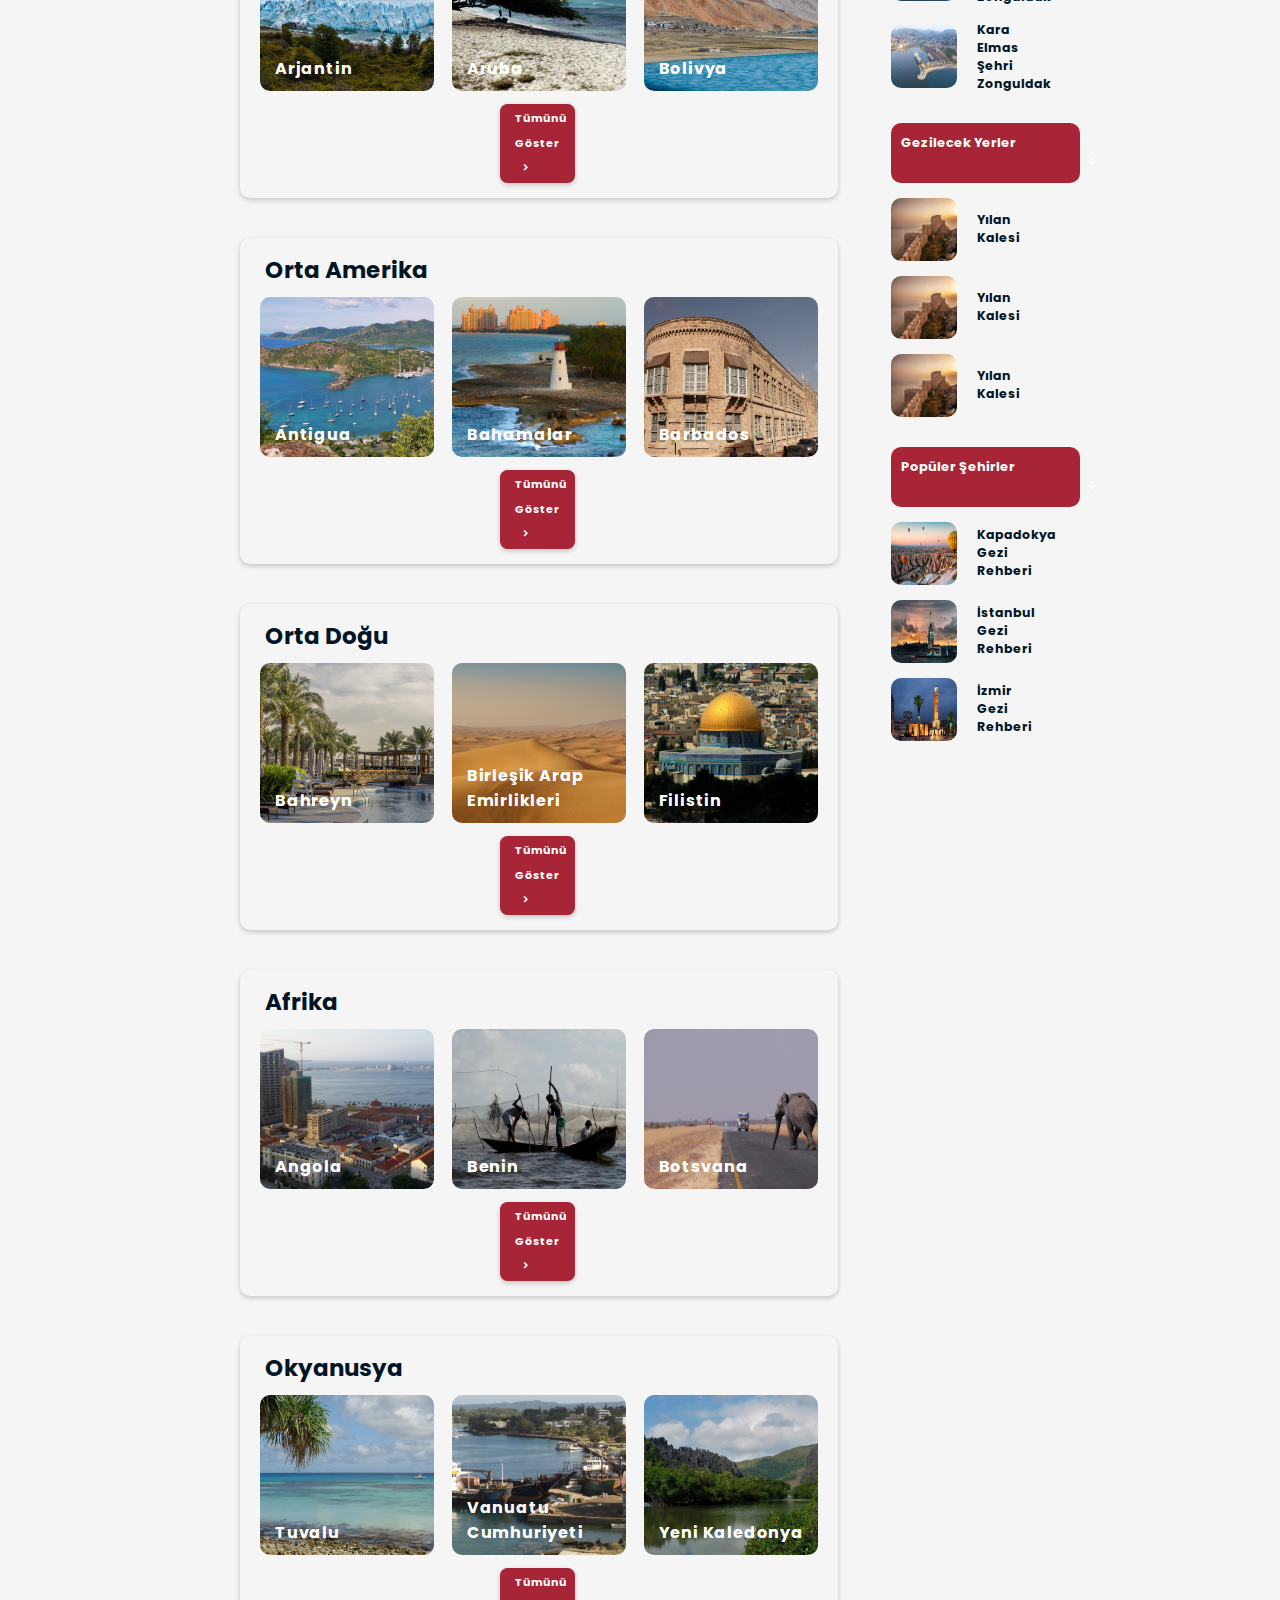
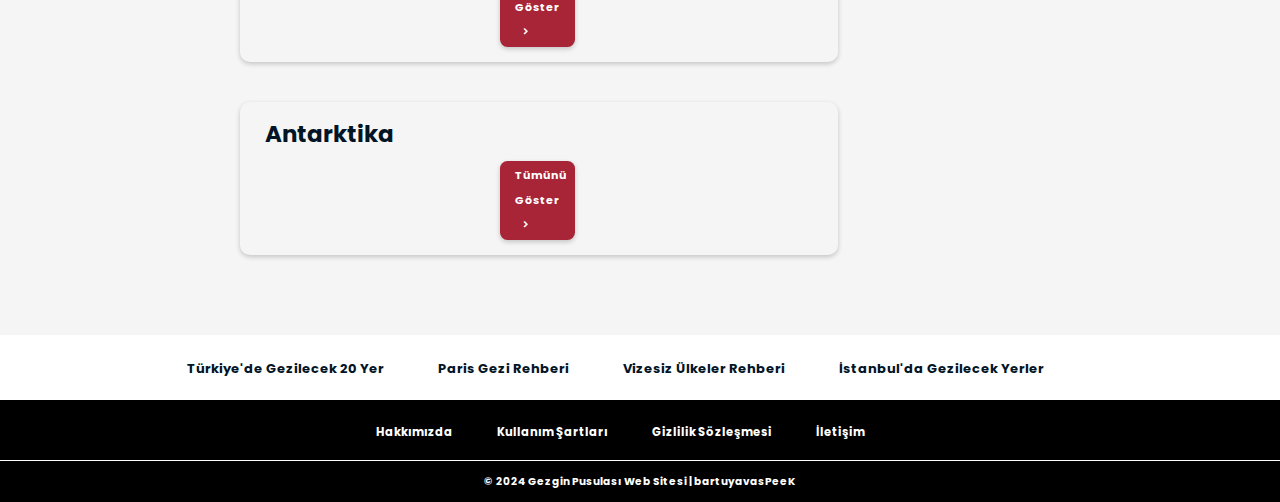
<file: rehber sitesi/Rehberler Alanı/Ülkeler Alanı/ulkeler.html>
<!DOCTYPE html>
<html lang="en">
<head>
    <meta charset="UTF-8">
    <meta name="viewport" content="width=device-width, initial-scale=1.0">
    <title>Gezgin Pusulası | Ülkeler | bartuyavasPeeK</title>
    <link rel="stylesheet" href="style.css">
    <link href='https://unpkg.com/boxicons@2.1.4/css/boxicons.min.css' rel='stylesheet'>
</head>
<body>
    <header>
        <div class="header-logo">
            <a href="/rehber sitesi/index.html" title="Gezgin Pusulası">Gezgin Pusulası</a>
        </div>
        <div class="nav">
            <ul>
                <li><a href="/rehber sitesi/index.html" title="Anasayfa">Anasayfa</a></li>
                <li class="dropdown">
                    <a href="#" title="Rehberler">Rehberler <span><i class='bx bxs-chevron-down'></i></span></a>
                    <div class="dropdown-content">
                        <a href="/rehber sitesi/Rehberler Alanı/Kıtalar Alanı/kıtalar.html" title="Kıtalar">Kıtalar</a>
                        <a href="/rehber sitesi/Rehberler Alanı/Ülkeler Alanı/ulkeler.html" title="Ülkeler">Ülkeler</a>
                        <a href="/rehber sitesi/Rehberler Alanı/Şehirler Alanı/sehirler.html" title="Şehirler">Şehirler</a>
                    </div>
                </li>
                <li class="dropdown">
                    <a href="#" title="Yazılar">Yazılar <span><i class='bx bxs-chevron-down'></i></span></a>
                    <div class="dropdown-content">
                        <a href="/rehber sitesi/Yazılar Alanı/Gezi Notları/gezi-notlari.html" title="Gezi Notları">Gezi Notları</a>
                        <a href="/rehber sitesi/Yazılar Alanı/Gezilecek Yerler/gezilecek-yerler.html" title="Gezilecek Yerler">Gezilecek Yerler</a>
                        <a href="/rehber sitesi/Yazılar Alanı/Özel Yazılar/ozel-yazilar.html" title="Özel Yazılar">Özel Yazılar</a>
                    </div>
                </li>
                <li><a href="#" class="search" title="Ara"><i class='bx bx-search'></i></a></li>
            </ul>
        </div>
    </header>

    <section class="hero">
        <h1 title="Ülkeler">Ülkeler</h1>
    </section>

    <section class="search-container">
        <form action="/search">
            <span><i class='bx bx-search'></i></span>
            <input type="text" placeholder="Arama yapınız..." title="Ara">
        </form>
    </section>

    <section class="countries-area">
        <!-- left-side -->
        <div class="left-side">
            <div class="europe-area">
                <h2 title="Avrupa">Avrupa</h2>
                <div class="europe-area-items">
                    <div class="europe-area-item">
                        <a href="#">
                            <img src="/rehber sitesi/img/Avrupa Ülkeleri/almanya.jpg" alt="Almanya"  title="Almanya">
                            <h3 class="title">Almanya</h3>
                        </a>
                    </div>
                    <div class="europe-area-item">
                        <a href="#">
                            <img src="/rehber sitesi/img/Avrupa Ülkeleri/andorra.jpg" alt="Andorra" title="Andorra">
                            <h3 class="title">Andorra</h3>
                        </a>
                    </div>
                    <div class="europe-area-item">
                        <a href="#">
                            <img src="/rehber sitesi/img/Avrupa Ülkeleri/arnavutluk.jpg" alt="Arnavutluk" title="Arnavutluk">
                            <h3 class="title">Arnavutluk</h3>
                        </a>
                    </div>
                </div>
                
                <div class="show-all">
                    <a href="/rehber sitesi/Rehberler Alanı/Kıtalar Alanı/Avrupa Alanı/avrupa.html#europe" class="btn btn-show-all">Tümünü Göster<i class='bx bxs-chevron-right'></i></a>
                </div>
            </div>

            <div class="asia-area">
                <h2 title="Asya">Asya</h2>
                <div class="asia-area-items">
                    <div class="asia-area-item">
                        <a href="#">
                            <img src="/rehber sitesi/img/Asya Ülkeleri/abhazya.jpg" alt="Abhazya" title="Abhazya">
                            <h3 class="title">Abhazya</h3>
                        </a>
                    </div>
                    <div class="asia-area-item">
                        <a href="#">
                            <img src="/rehber sitesi/img/Asya Ülkeleri/afganistan.jpg" alt="Afganistan" title="Afganistan">
                            <h3 class="title">Afganistan</h3>
                        </a>
                    </div>
                    <div class="asia-area-item">
                        <a href="#">
                            <img src="/rehber sitesi/img/Asya Ülkeleri/azerbaycan.jpg" alt="Azerbaycan" title="Azerbaycan">
                            <h3 class="title">Azerbaycan</h3>
                        </a>
                    </div>
                </div>

                <div class="show-all">
                    <a href="#" class="btn btn-show-all">Tümünü Göster<i class='bx bxs-chevron-right'></i></a>
                </div>
            </div>

            <div class="north-america-area">
                <h2 title="Kuzey Amerika">Kuzey Amerika</h2>
                <div class="north-america-area-items">
                    <div class="north-america-area-item">
                        <a href="#">
                            <img src="/rehber sitesi/img/Kuzey Amerika Ülkeleri/Alaska.jpg" alt="Alaska" title="Alaska">
                            <h3 class="title">Alaska</h3>
                        </a>
                    </div>
                    <div class="north-america-area-item">
                        <a href="#">
                            <img src="/rehber sitesi/img/Kuzey Amerika Ülkeleri/Amerika.jpg" alt="Amerika Birleşik Devletleti" title="Amerika Birleşik Devleti">
                            <h3 class="title">Amerika Birleşik Devleti</h3>
                        </a>
                    </div>
                    <div class="north-america-area-item">
                        <a href="#">
                            <img src="/rehber sitesi/img/Kuzey Amerika Ülkeleri/bermuda.jpg" alt="Bermuda" title="Bermuda">
                            <h3 class="title">Bermuda</h3>
                        </a>
                    </div>
                </div>

                <div class="show-all">
                    <a href="#" class="btn btn-show-all">Tümünü Göster<i class='bx bxs-chevron-right'></i></a>
                </div>
            </div>

            <div class="south-america-area">
                <h2 title="Güney Amerika">Güney Amerika</h2>
                <div class="south-america-area-items">
                    <div class="south-america-area-item">
                        <a href="#">
                            <img src="/rehber sitesi/img/Güney Amerika/arjantin.jpg" alt="Arjantin" title="Arjantin" title="Arjantin">
                            <h3 class="title">Arjantin</h3>
                        </a>
                    </div>
                    <div class="south-america-area-item">
                        <a href="#">
                            <img src="/rehber sitesi/img/Güney Amerika/aruba.jpg" alt="Aruba" title="Aruba" title="Aruba">
                            <h3 class="title">Aruba</h3>
                        </a>
                    </div>
                    <div class="south-america-area-item">
                        <a href="#">
                            <img src="/rehber sitesi/img/Güney Amerika/bolivya.jpg" alt="Bolivya" title="Bolivya" title="Bolivya">
                            <h3 class="title">Bolivya</h3>
                        </a>
                    </div>
                </div>

                <div class="show-all">
                    <a href="#" class="btn btn-show-all">Tümünü Göster<i class='bx bxs-chevron-right'></i></a>
                </div>
            </div>

            <div class="middle-america-area">
                <h2 title="Orta Amerika">Orta Amerika</h2>
                <div class="middle-america-area-items">
                    <div class="middle-america-area-item">
                        <a href="#">
                            <img src="/rehber sitesi/img/Orta Amerika/antigua.jpg" alt="Antigua" title="Antigua">
                            <h3 class="title">Antigua</h3>
                        </a>
                    </div>
                    <div class="middle-america-area-item">
                        <a href="#">
                            <img src="/rehber sitesi/img/Orta Amerika/bahamalar.jpg" alt="Bahamalar" title="Bahamalar">
                            <h3 class="title">Bahamalar</h3>
                        </a>
                    </div>
                    <div class="middle-america-area-item">
                        <a href="#">
                            <img src="/rehber sitesi/img/Orta Amerika/barbados.jpg" alt="Barbados" title="Barbados">
                            <h3 class="title">Barbados</h3>
                        </a>
                    </div>
                </div>

                <div class="show-all">
                    <a href="#" class="btn btn-show-all">Tümünü Göster<i class='bx bxs-chevron-right'></i></a>
                </div>
            </div>

            <div class="middle-east-area">
                <h2 title="Orta Doğu">Orta Doğu</h2>
                <div class="middle-east-area-items">
                    <div class="middle-east-area-item">
                        <a href="#">
                            <img src="/rehber sitesi/img/Orta Doğu/bahreyn.jpg" alt="Bahreyn" title="Bahreyn">
                            <h3 class="title">Bahreyn</h3>
                        </a>
                    </div>
                    <div class="middle-east-area-item">
                        <a href="#">
                            <img src="/rehber sitesi/img/Orta Doğu/birleşik arap emirlikleri.jpg" alt="Birleşik Arap Emirlikleri" title="Birleşik Arap Emirlikleri">
                            <h3 class="title">Birleşik Arap Emirlikleri</h3>
                        </a>
                    </div>
                    <div class="middle-east-area-item">
                        <a href="#">
                            <img src="/rehber sitesi/img/Orta Doğu/filistin.jpg" alt="Filistin" title="Filistin">
                            <h3 class="title">Filistin</h3>
                        </a>
                    </div>
                </div>

                <div class="show-all">
                    <a href="#" class="btn btn-show-all">Tümünü Göster<i class='bx bxs-chevron-right'></i></a>
                </div>
            </div>

            <div class="africa-area">
                <h2 title="Afrika">Afrika</h2>
                <div class="africa-area-items">
                    <div class="africa-area-item">
                        <a href="#">
                            <img src="/rehber sitesi/img/Afrika/angola.jpg" alt="Angola" title="Angola">
                            <h3 class="title">Angola</h3>
                        </a>
                    </div>
                    <div class="africa-area-item">
                        <a href="#">
                            <img src="/rehber sitesi/img/Afrika/benin.jpg" alt="Benin" title="Benin">
                            <h3 class="title">Benin</h3>
                        </a>
                    </div>
                    <div class="africa-area-item">
                        <a href="#">
                            <img src="/rehber sitesi/img/Afrika/botswana.jpg" alt="Botsvana" title="Botsvana">
                            <h3 class="title">Botsvana</h3>
                        </a>
                    </div>
                </div>

                <div class="show-all">
                    <a href="#" class="btn btn-show-all">Tümünü Göster<i class='bx bxs-chevron-right'></i></a>
                </div>
            </div>

            <div class="ocenia-area">
                <h2 title="Okyanusya">Okyanusya</h2>
                <div class="ocenia-area-items">
                    <div class="ocenia-area-item">
                        <a href="#">
                            <img src="/rehber sitesi/img/Okyanusya/tuvalu.jpg" alt="Tuvalu" title="Tuvalu">
                            <h3 class="title">Tuvalu</h3>
                        </a>
                    </div>
                    <div class="ocenia-area-item">
                        <a href="#">
                            <img src="/rehber sitesi/img/Okyanusya/vanuatu cumhuriyeti.jpg" alt="Vanuatu Cumhuriyeti" title="Vanuatu Cumhuriyeti">
                            <h3 class="title">Vanuatu Cumhuriyeti</h3>
                        </a>
                    </div>
                    <div class="ocenia-area-item">
                        <a href="#">
                            <img src="/rehber sitesi/img/Okyanusya/yeni kaledonya.jpg" alt="Yeni Kaledonya" title="Yeni Kaledonya">
                            <h3 class="title">Yeni Kaledonya</h3>
                        </a>
                    </div>
                </div>

                <div class="show-all">
                    <a href="#" class="btn btn-show-all">Tümünü Göster<i class='bx bxs-chevron-right'></i></a>
                </div>
            </div>

            <div class="antarctic-area">
                <h2 title="Antarktika">Antarktika</h2>
                <div class="show-all-1">
                    <a href="#" class="btn btn-show-all">Tümünü Göster<i class='bx bxs-chevron-right'></i></a>
                </div>
            </div>
        </div>

        <!-- right-side -->
        <div class="right-side">
            <!-- share-area -->
            <div class="share-area">
                <h3>Bu Sayfayı Paylaş <span><i class='bx bx-down-arrow-alt'></i></span></h3>
                <ul>
                    <li><a href="#" title="Facebook"><i class='bx bxl-facebook'></i></a></li>
                    <li><a href="#" title="Twitter"><i class='bx bxl-twitter'></i></a></li>
                    <li><a href="#" title="İnstagram"><i class='bx bxl-instagram'></i></a></li>
                    <li><a href="#" title="Linkedin"><i class='bx bxl-linkedin'></i></a></li>
                    <li><a href="#" title="Whatsapp"><i class='bx bxl-whatsapp'></i></a></li>
                </ul>
            </div>

            <!-- propasal-area -->
            <div class="propasal-area">
                <h3>Gezgin Pusulası Öneriyor <span><i class='bx bx-down-arrow-alt'></i></span></h3>
            </div>
            <div class="propasal-area-photo">
                <a href="#">
                    <img src="/rehber sitesi/img/izmir_saat_kulesi.PNG" alt="">
                    <h3>İzmirliler Mutlaka Görmeli: İzmir'de Gezilcek 20 Yer</h3>
                    <p class="date">🕓 21.08.2024</p>
                </a>
            </div>

            <!-- weekend-tips-area -->
            <div class="weekend-tips-area">
                <h3>Hafta Sonu Önerileri <span><i class='bx bx-down-arrow-alt'></i></span></h3>
            </div>
            <div class="weekend-tips-area-photo">
                <a href="#">
                    <img src="/rehber sitesi/img/izmir_saat_kulesi.PNG" alt="">
                    <h3>İzmirliler Mutlaka Görmeli: İzmir'de Gezilcek 20 Yer</h3>
                    <p class="date">🕓 21.08.2024</p>
                </a>
            </div>

            <!-- travel-notes-area -->
            <div class="travel-notes-area">
                <h3>Gezi Notları <span><i class='bx bx-down-arrow-alt'></i></span></h3>
            </div>
            <div class="travel-notes-area-photo">
                <div class="photo-item">
                    <a href="#">
                        <img src="/rehber sitesi/img/image-zonguldak_2_0.jpg" alt="">
                        <h3>Kara Elmas Şehri Zonguldak</h3>
                    </a>
                </div>
                <div class="photo-item">
                    <a href="#">
                        <img src="/rehber sitesi/img/image-zonguldak_2_0.jpg" alt="">
                        <h3>Kara Elmas Şehri Zonguldak</h3>
                    </a>
                </div>
                <div class="photo-item">
                    <a href="#">
                        <img src="/rehber sitesi/img/image-zonguldak_2_0.jpg" alt="">
                        <h3>Kara Elmas Şehri Zonguldak</h3>
                    </a>
                </div>
                <div class="photo-item">
                    <a href="#">
                        <img src="/rehber sitesi/img/image-zonguldak_2_0.jpg" alt="">
                        <h3>Kara Elmas Şehri Zonguldak</h3>
                    </a>
                </div>
            </div>

            <!-- places-to-visit-area -->
            <div class="places-to-visit-area">
                <h3>Gezilecek Yerler <span><i class='bx bx-down-arrow-alt'></i></span></h3>
            </div>
            <div class="places-to-visit-area-photo">
                <div class="photo-item">
                    <a href="#">
                        <img src="/rehber sitesi/img/yılan-kalesi.jpg" alt="">
                        <h3>Yılan Kalesi</h3>
                    </a>
                </div>
                <div class="photo-item">
                    <a href="#">
                        <img src="/rehber sitesi/img/yılan-kalesi.jpg" alt="">
                        <h3>Yılan Kalesi</h3>
                    </a>
                </div>
                <div class="photo-item">
                    <a href="#">
                        <img src="/rehber sitesi/img/yılan-kalesi.jpg" alt="">
                        <h3>Yılan Kalesi</h3>
                    </a>
                </div>
            </div>

            <!-- popular-cities-area -->
            <div class="popular-cities-area">
                <h3>Popüler Şehirler <span><i class='bx bx-down-arrow-alt'></i></span></h3>
            </div>
            <div class="popular-cities-area-photo">
                <div class="photo-item">
                    <a href="#">
                        <img src="/rehber sitesi/img/kapadokya.webp" alt="">
                        <h3>Kapadokya <br>Gezi Rehberi</h3>
                    </a>
                </div>
                <div class="photo-item">
                    <a href="#">
                        <img src="/rehber sitesi/img/istanbul-kız-kulesi.jpg" alt="">
                        <h3>İstanbul <br>Gezi Rehberi</h3>
                    </a>
                </div>
                <div class="photo-item">
                    <a href="#">
                        <img src="/rehber sitesi/img/izmir_saat_kulesi.PNG" alt="">
                        <h3 class="title1">İzmir <br>Gezi Rehberi</h3>
                    </a>
                </div>
            </div>
        </div>
    </section>

    <section class="footer-area">
        <div class="footer-nav-area">
            <ul>
                <li><a href="#" class="link2">Türkiye'de Gezilecek 20 Yer</a></li>
                <li><a href="#" class="link2">Paris Gezi Rehberi</a></li>
                <li><a href="#" class="link2">Vizesiz Ülkeler Rehberi</a></li>
                <li><a href="#" class="link2">İstanbul'da Gezilecek Yerler</a></li>
            </ul>
        </div>
    </section>

    <footer>
        <div class="footer-links">
            <ul>
                <li><a href="/rehber sitesi/Hakkımızda Alanı/hakkımızda.html">Hakkımızda</a></li>
                <li><a href="/rehber sitesi/Kullanım Şartları Alanı/kullanım-sartları.html">Kullanım Şartları</a></li>
                <li><a href="/rehber sitesi/Gizlilik Sözleşmesi Alanı/gizlilik-sözlesmesi.html">Gizlilik Sözleşmesi</a></li>
                <li><a href="/rehber sitesi/İletişim Alanı/iletisim.html">İletişim</a></li>
            </ul>
        </div>
        <div class="informative">
            <p>&copy; 2024 Gezgin Pusulası Web Sitesi | <a href="/rehber sitesi/index.html">bartuyavasPeeK</a></p>
        </div>
    </footer>
</body>
</html>
</file>
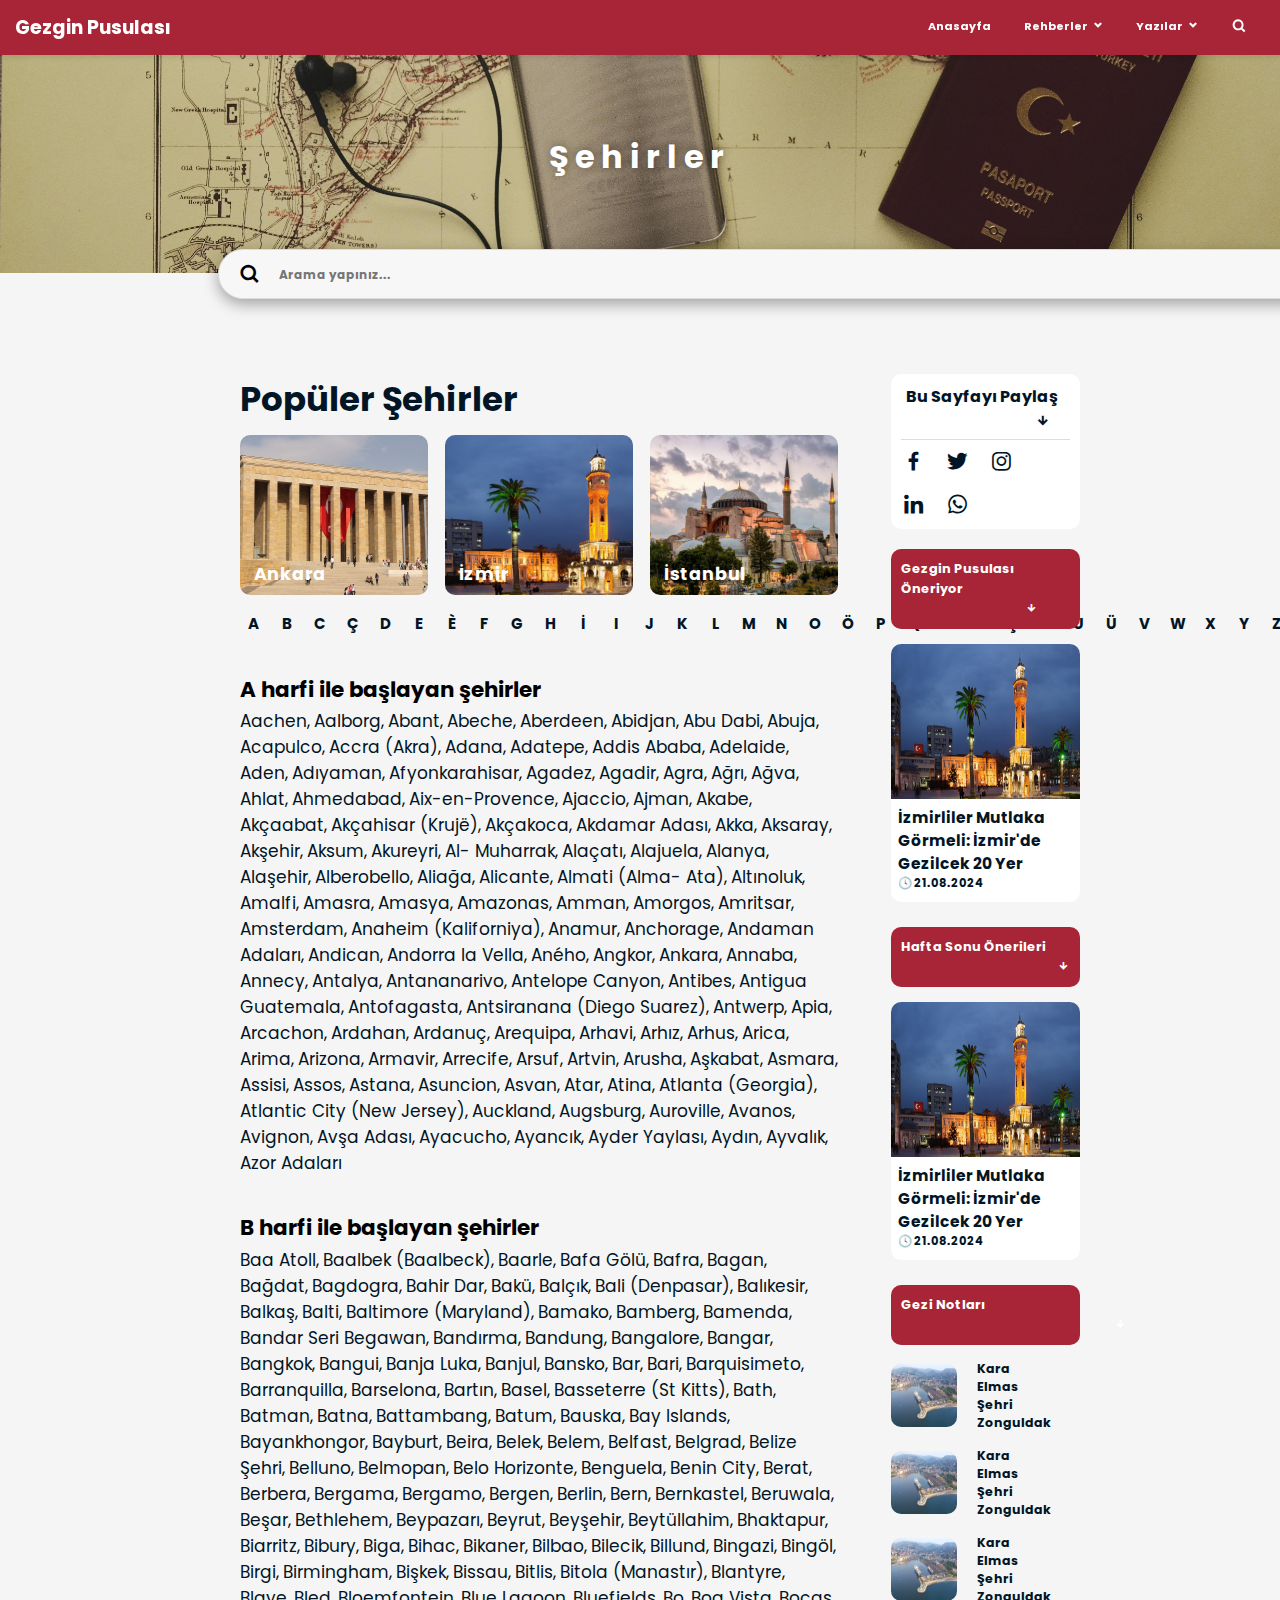
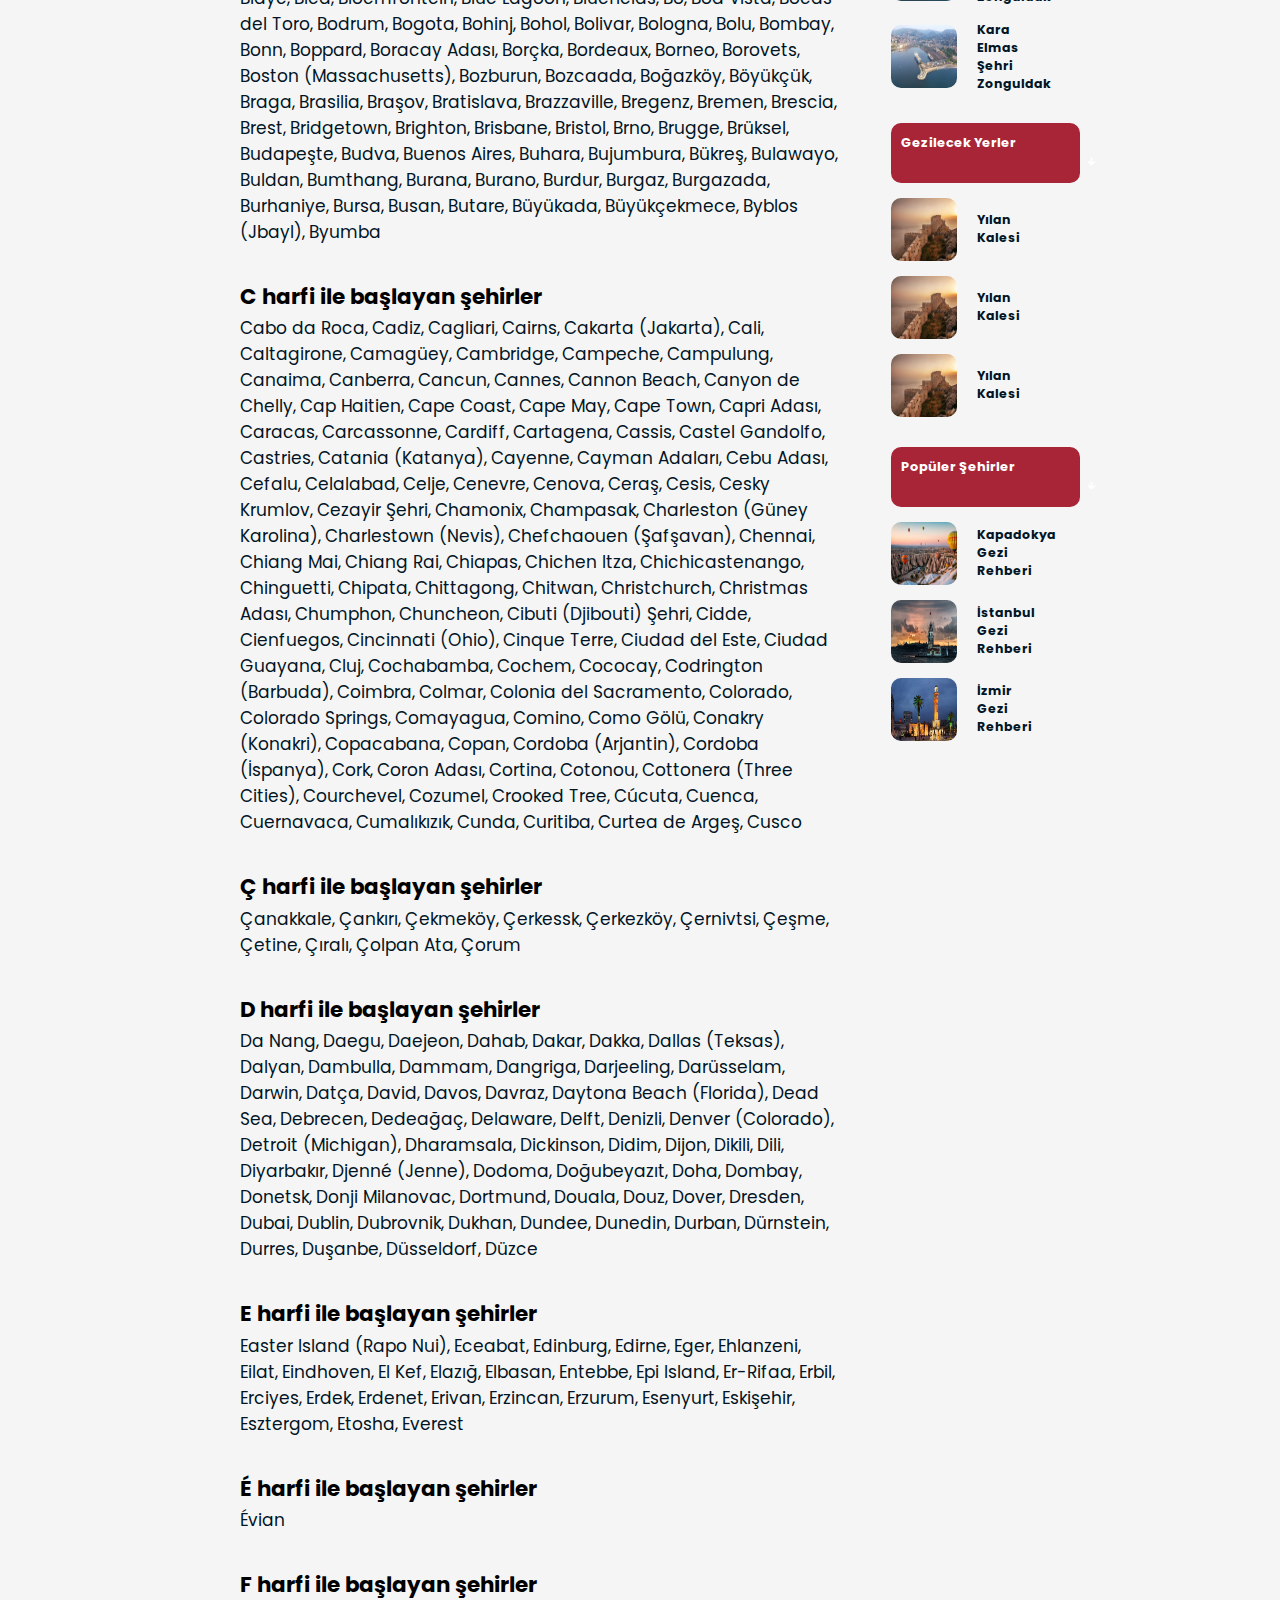
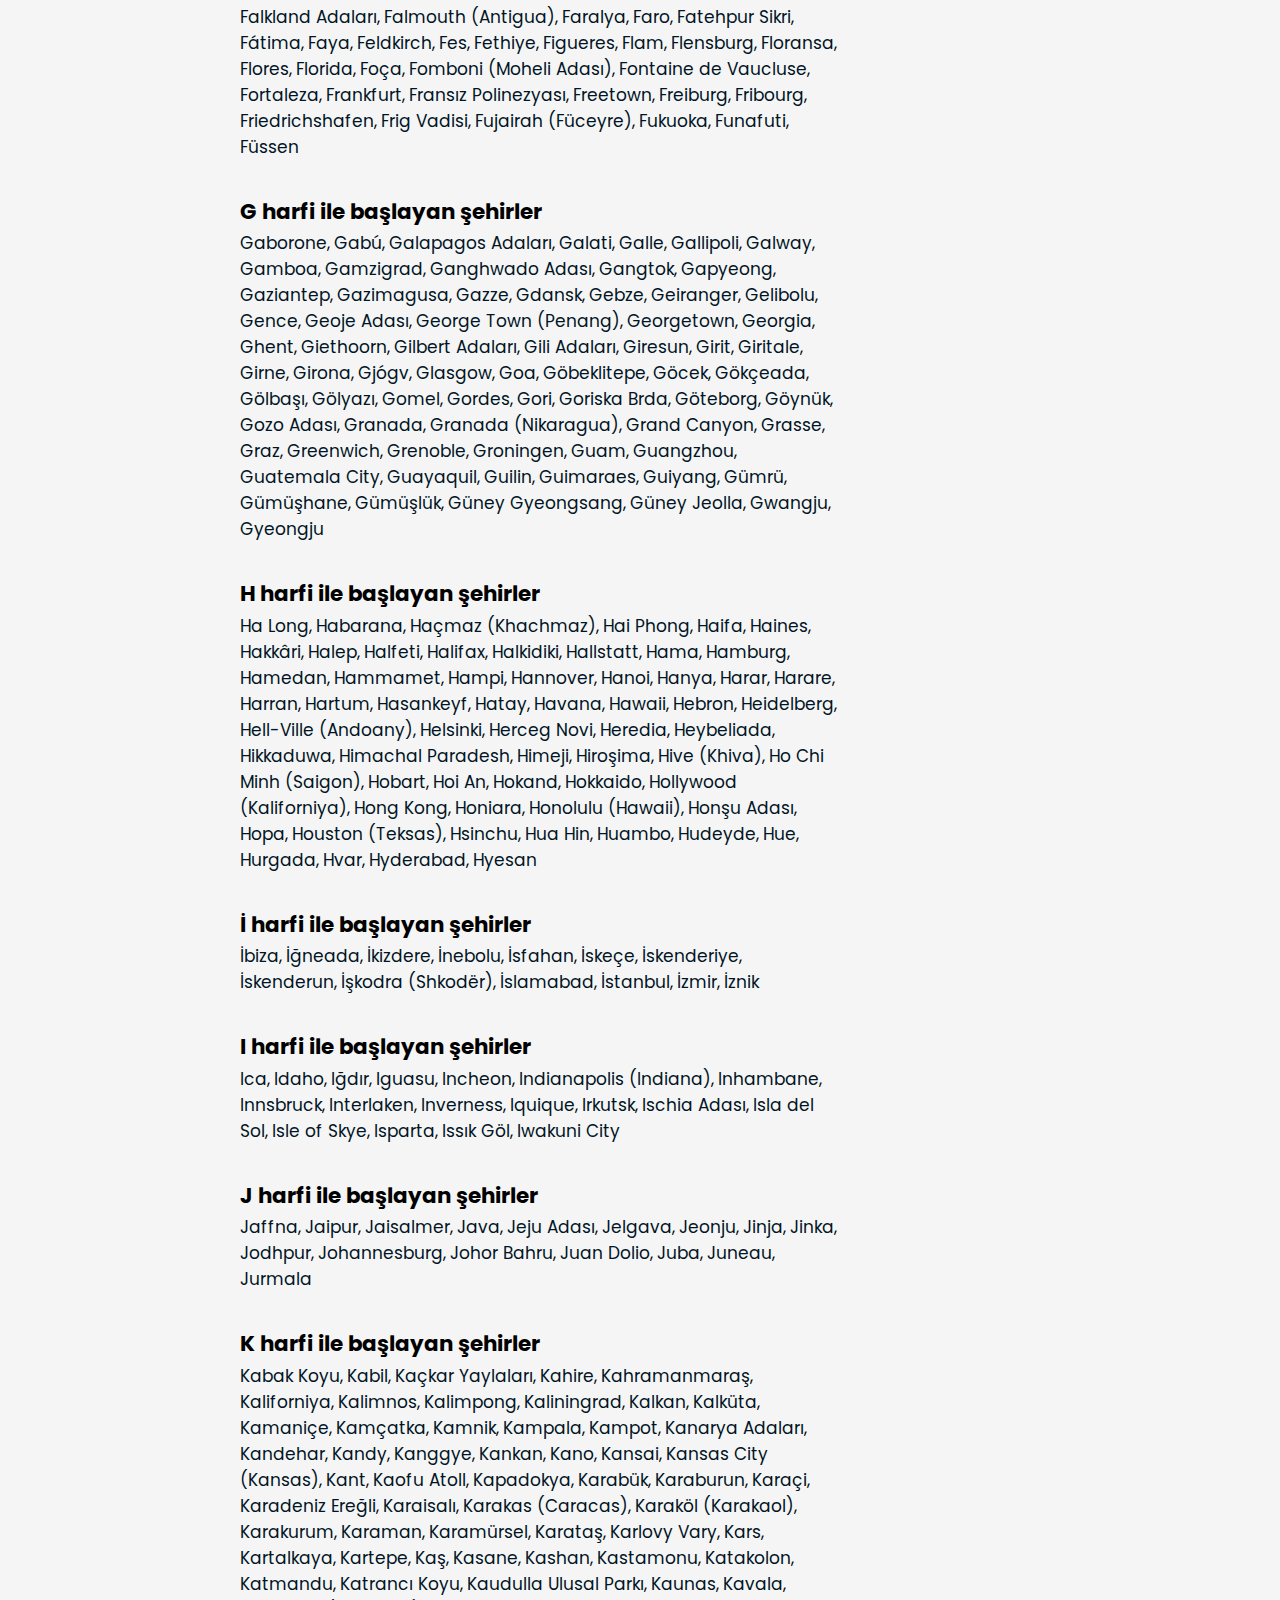
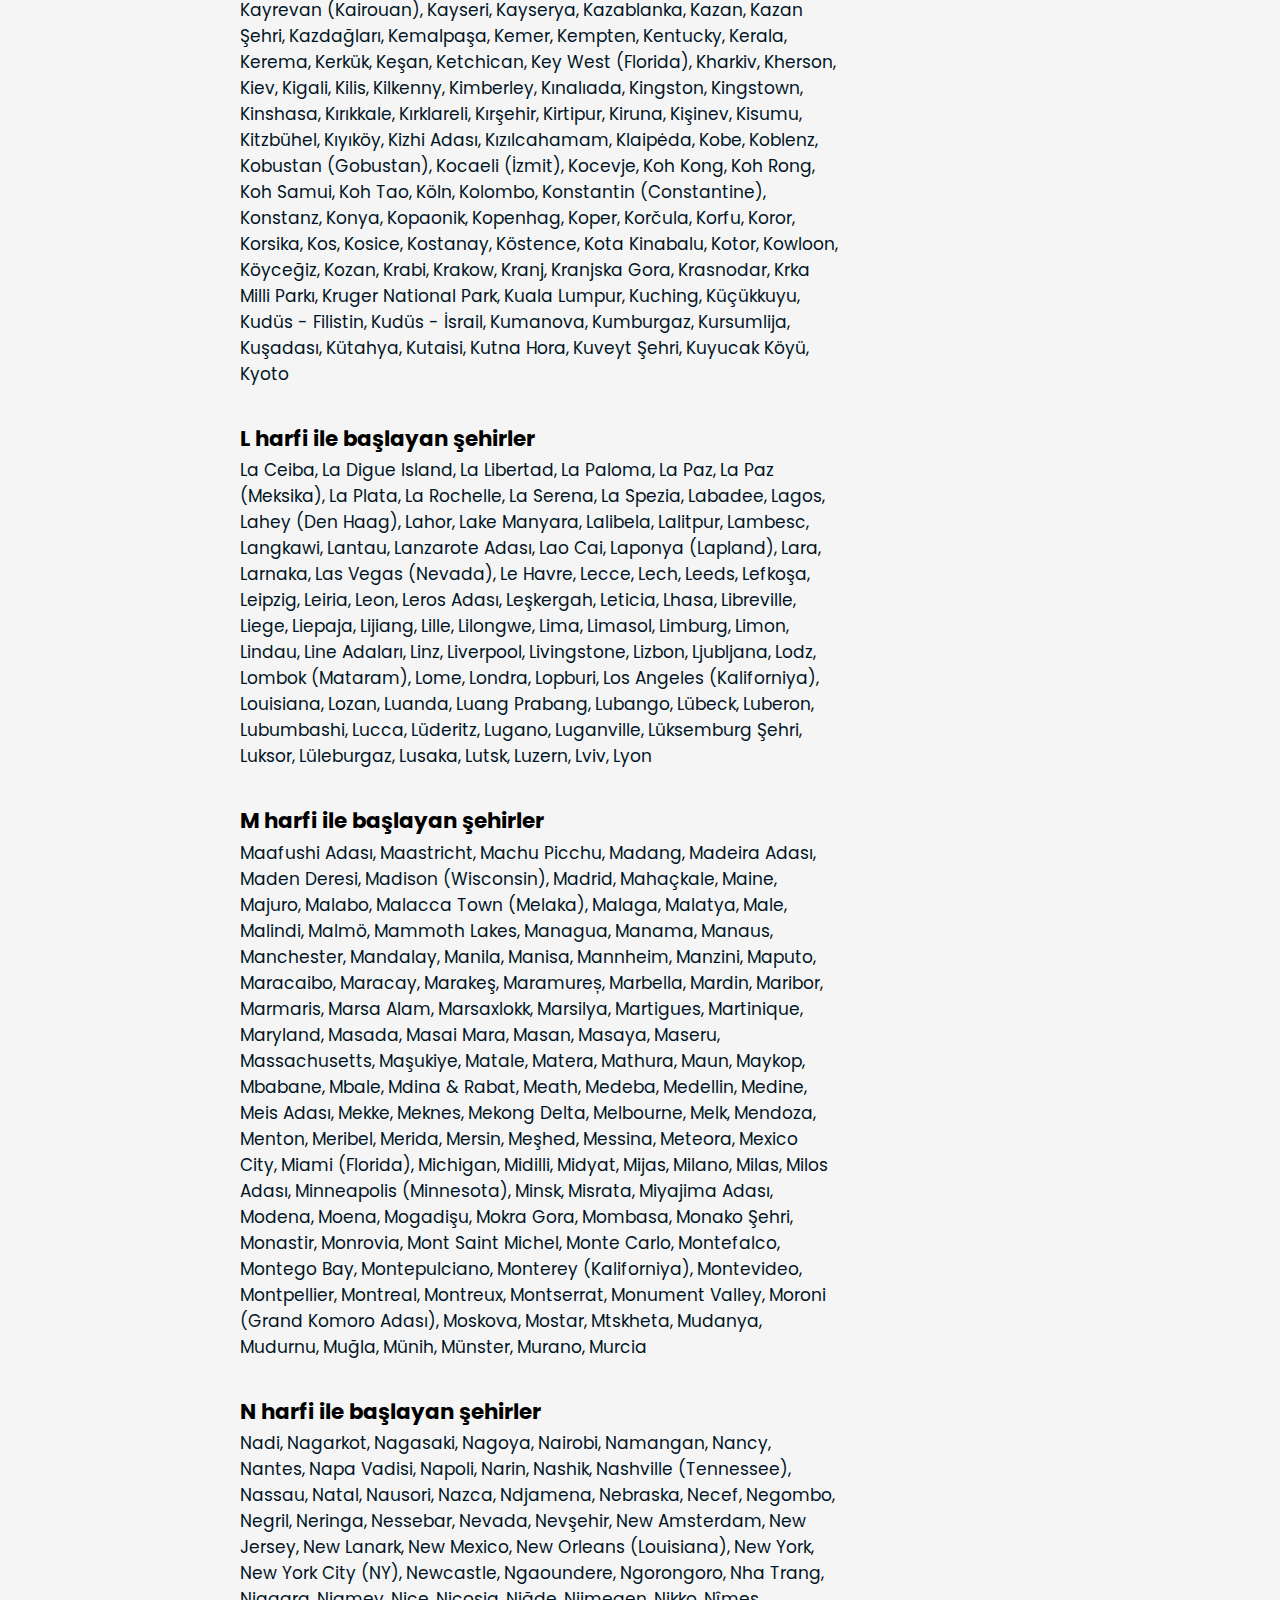
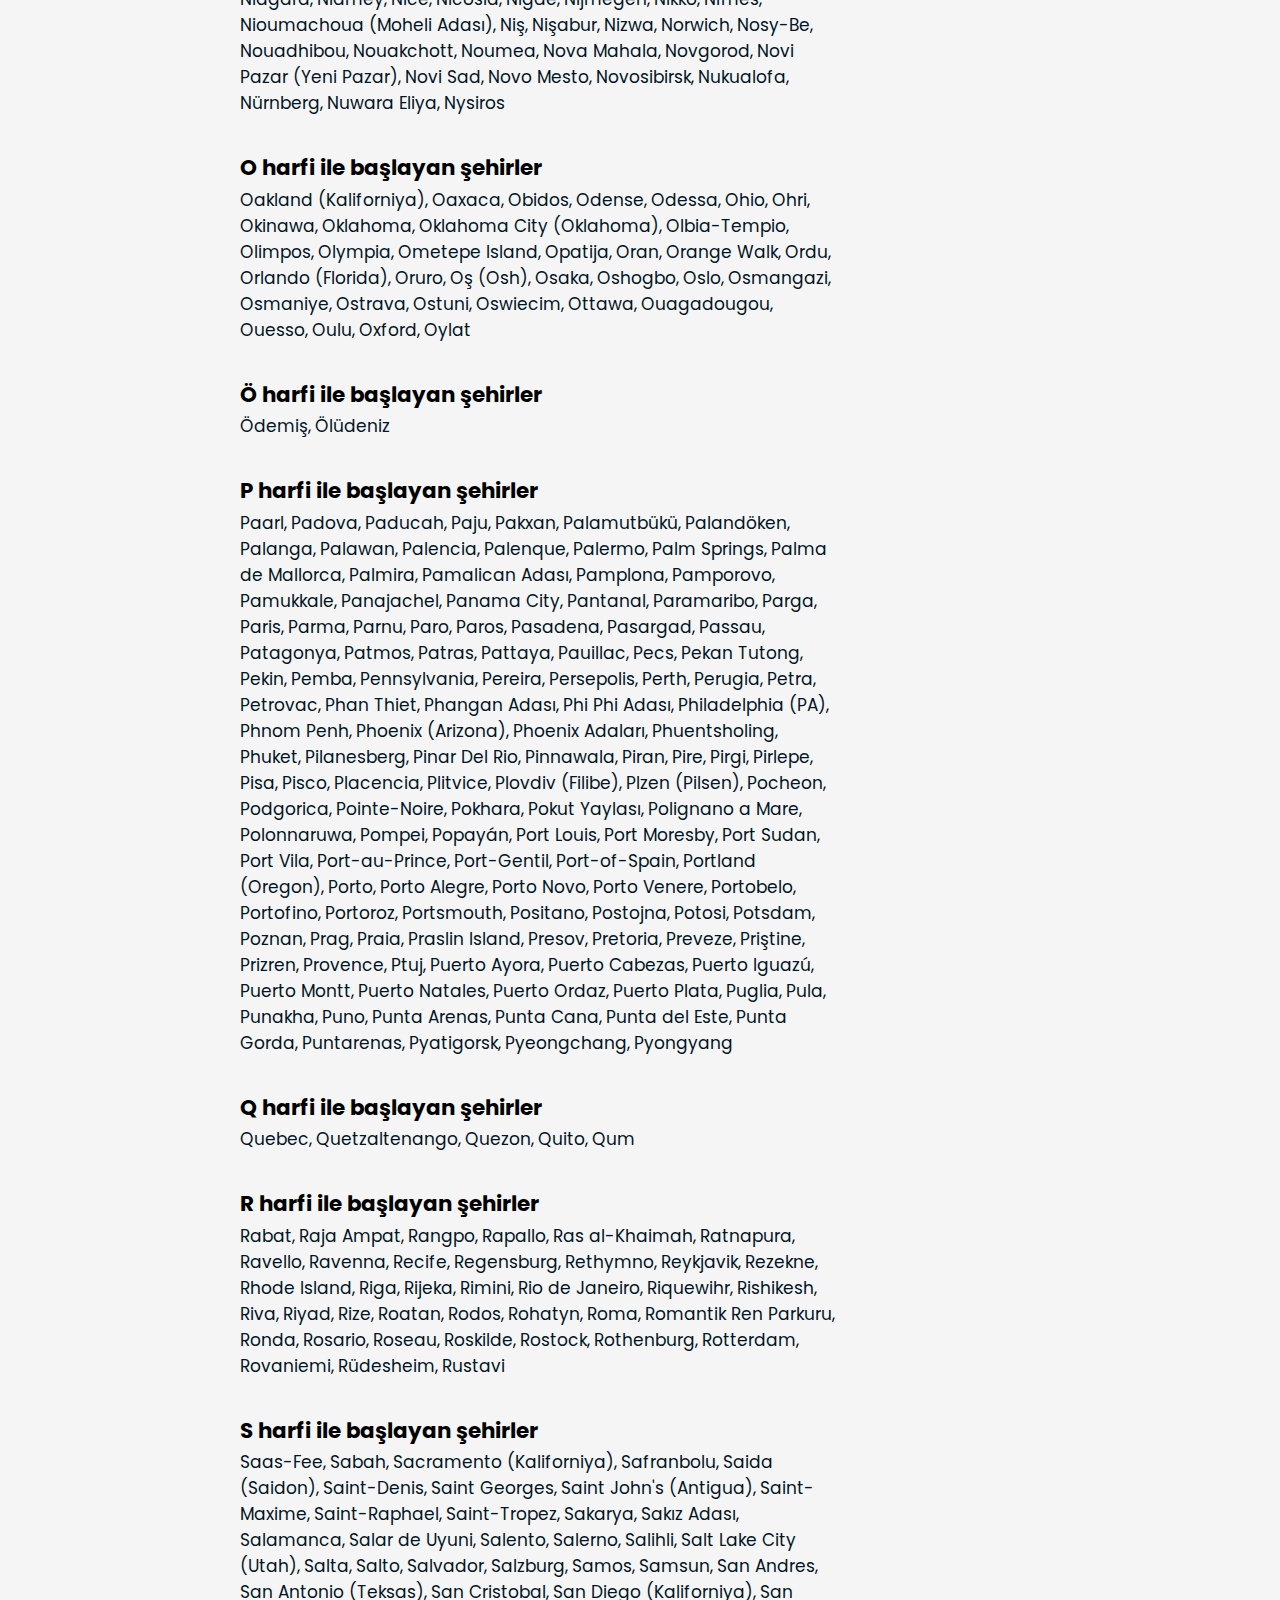
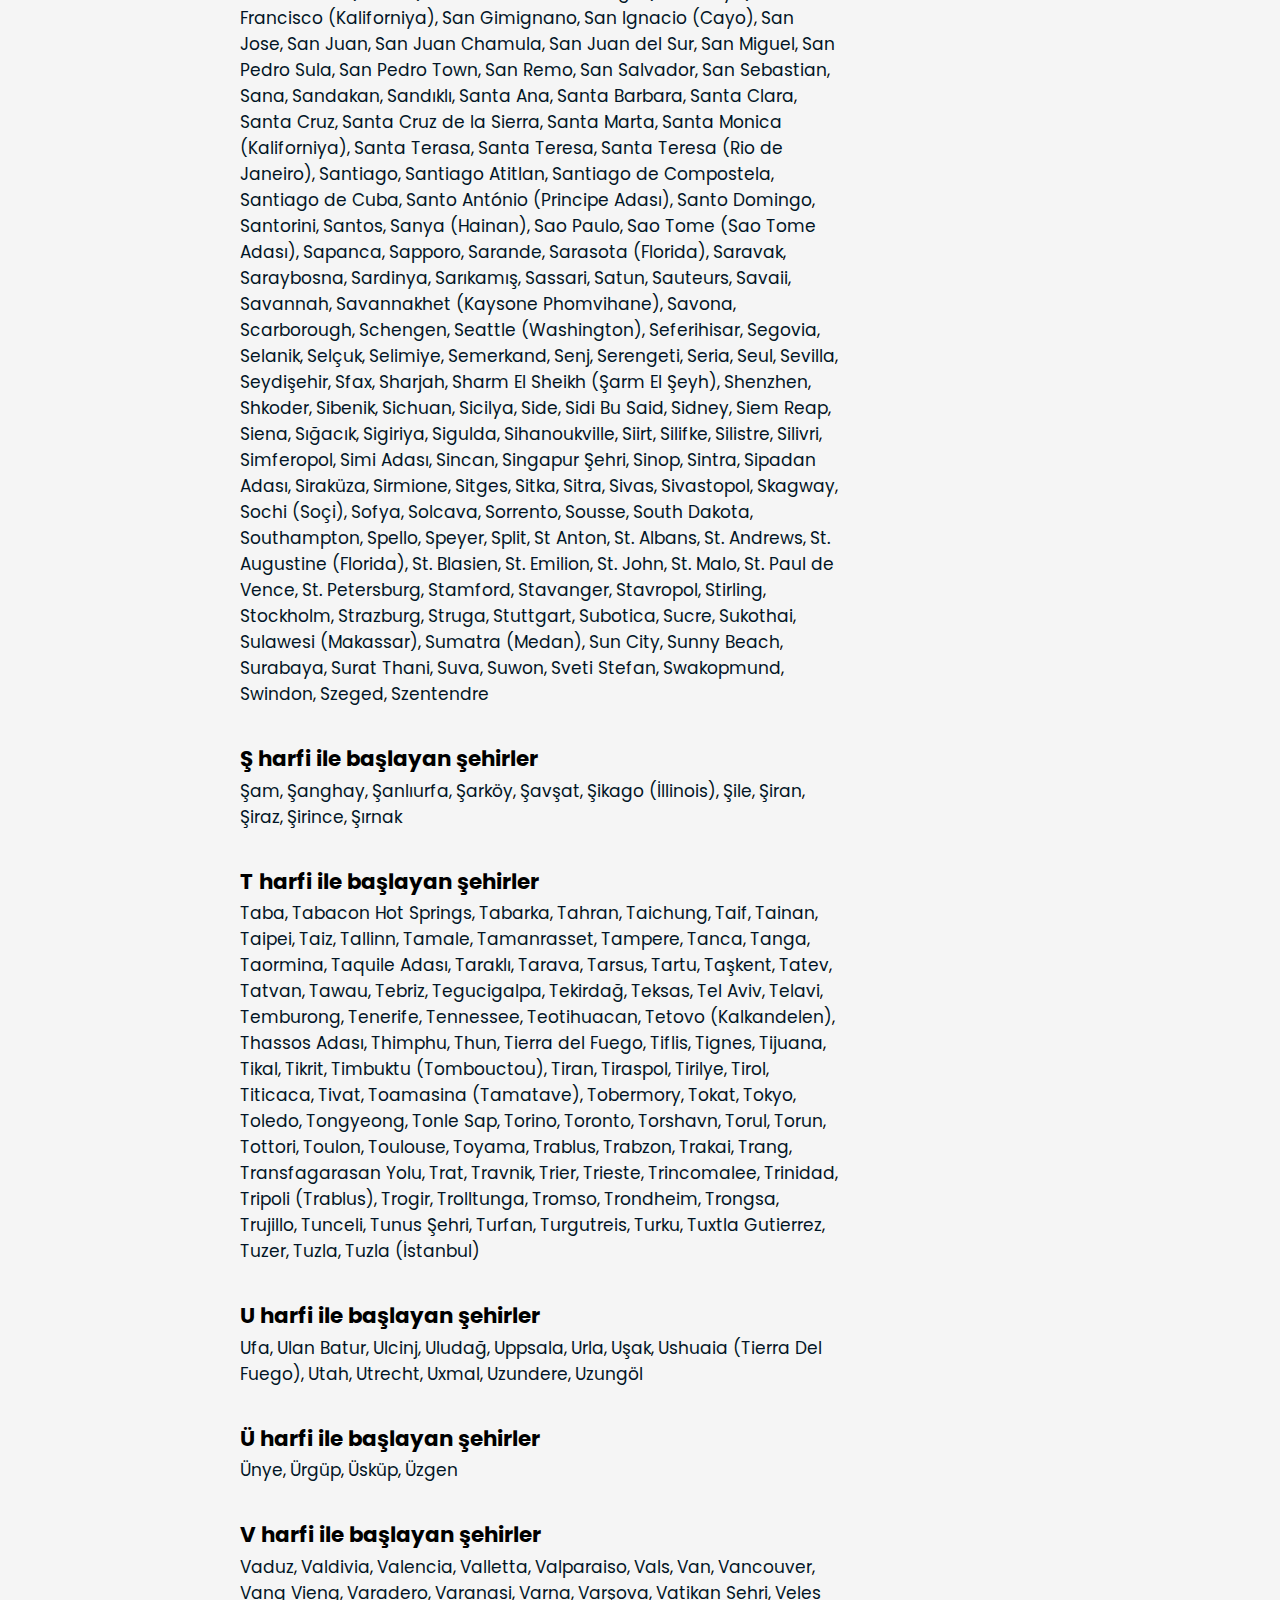
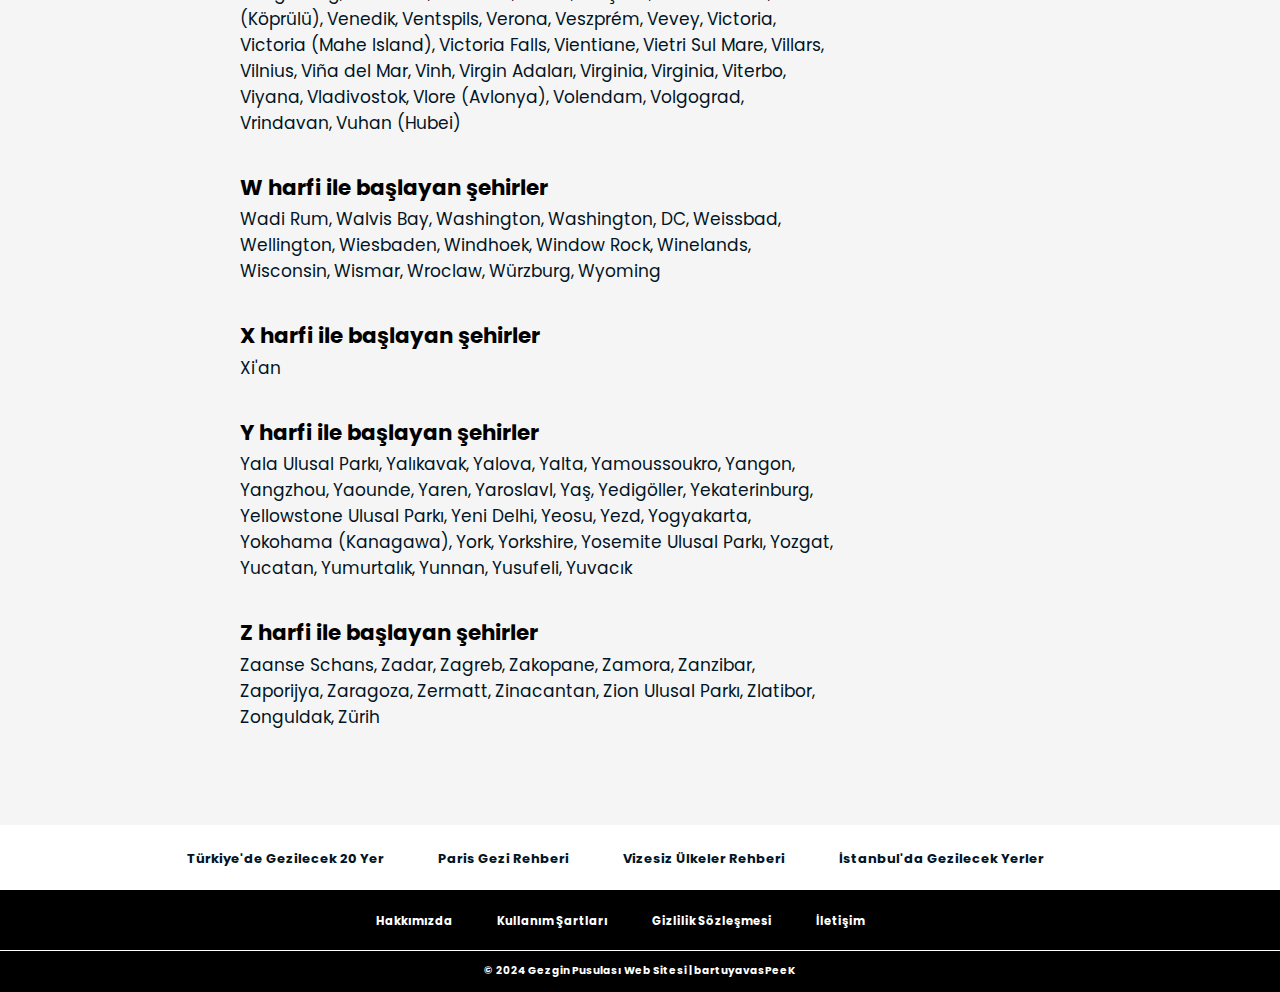
<file: rehber sitesi/Rehberler Alanı/Şehirler Alanı/sehirler.html>
<!DOCTYPE html>
<html lang="en">
<head>
    <meta charset="UTF-8">
    <meta name="viewport" content="width=device-width, initial-scale=1.0">
    <title>Gezgin Pusulası | Şehirler | bartuyavasPeeK</title>
    <link rel="stylesheet" href="style.css">
    <link href='https://unpkg.com/boxicons@2.1.4/css/boxicons.min.css' rel='stylesheet'>
</head>
<body>
    <header>
        <div class="header-logo">
            <a href="/rehber sitesi/index.html" title="Gezgin Pusulası">Gezgin Pusulası</a>
        </div>
        <div class="nav">
            <ul>
                <li><a href="/rehber sitesi/index.html" title="Anasayfa">Anasayfa</a></li>
                <li class="dropdown">
                    <a href="#" title="Rehberler">Rehberler <span><i class='bx bxs-chevron-down'></i></span></a>
                    <div class="dropdown-content">
                        <a href="/rehber sitesi/Rehberler Alanı/Kıtalar Alanı/kıtalar.html" title="Kıtalar">Kıtalar</a>
                        <a href="/rehber sitesi/Rehberler Alanı/Ülkeler Alanı/ulkeler.html" title="Ülkeler">Ülkeler</a>
                        <a href="/rehber sitesi/Rehberler Alanı/Şehirler Alanı/sehirler.html" title="Şehirler">Şehirler</a>
                    </div>
                </li>
                <li class="dropdown">
                    <a href="#" title="Yazılar">Yazılar <span><i class='bx bxs-chevron-down'></i></span></a>
                    <div class="dropdown-content">
                        <a href="/rehber sitesi/Yazılar Alanı/Gezi Notları/gezi-notlari.html" title="Gezi Notları">Gezi Notları</a>
                        <a href="/rehber sitesi/Yazılar Alanı/Gezilecek Yerler/gezilecek-yerler.html" title="Gezilecek Yerler">Gezilecek Yerler</a>
                        <a href="/rehber sitesi/Yazılar Alanı/Özel Yazılar/ozel-yazilar.html" title="Özel Yazılar">Özel Yazılar</a>
                    </div>
                </li>
                <li><a href="#" class="search" title="Ara"><i class='bx bx-search'></i></a></li>
            </ul>
        </div>
    </header>

    <section class="hero">
        <h1 title="Şehirler">Şehirler</h1>
    </section>

    <section class="search-container">
        <form action="/search">
            <span><i class='bx bx-search'></i></span>
            <input type="text" placeholder="Arama yapınız..." title="Ara">
        </form>
    </section>

    <section class="cities-area">
        <!-- left-side -->
        <div class="left-side">
            <div class="popular-cities-area-1">
                <h2 class="title">Popüler Şehirler</h2>
                <div class="popular-cities-area-items-1">
                    <div class="popular-cities-area-item-1">
                        <a href="#">
                            <img src="/rehber sitesi/img/ankara-anıtkabir.jpg" alt="Ankara" title="Ankara">
                            <h3 class="title">Ankara</h3>
                        </a>
                    </div>
                    <div class="popular-cities-area-item-1">
                        <a href="#">
                            <img src="/rehber sitesi/img/izmir_saat_kulesi.PNG" alt="İzmir" title="İzmir">
                            <h3 class="title">İzmir</h3>
                        </a>
                    </div>
                    <div class="popular-cities-area-item-1">
                        <a href="#">
                            <img src="/rehber sitesi/img/istanbul-ayasofya-camisi.jpg" alt="İstanbul" title="İstanbul">
                            <h3 class="title">İstanbul</h3>
                        </a>
                    </div>
                </div>
                <div class="number-area">
                    <div class="number-area-items">
                        <div class="number-area-item"><a href="#a">A</a></div>
                        <div class="number-area-item"><a href="#b">B</a></div>
                        <div class="number-area-item"><a href="#c">C</a></div>
                        <div class="number-area-item"><a href="#ç">Ç</a></div>
                        <div class="number-area-item"><a href="#d">D</a></div>
                        <div class="number-area-item"><a href="#e">E</a></div>
                        <div class="number-area-item"><a href="#é">È</a></div>
                        <div class="number-area-item"><a href="#f">F</a></div>
                        <div class="number-area-item"><a href="#g">G</a></div>
                        <div class="number-area-item"><a href="#h">H</a></div>
                        <div class="number-area-item"><a href="#i">İ</a></div>
                        <div class="number-area-item"><a href="#ı">I</a></div>
                        <div class="number-area-item"><a href="#j">J</a></div>
                        <div class="number-area-item"><a href="#k">K</a></div>
                        <div class="number-area-item"><a href="#l">L</a></div>
                        <div class="number-area-item"><a href="#m">M</a></div>
                        <div class="number-area-item"><a href="#n">N</a></div>
                        <div class="number-area-item"><a href="#o">O</a></div>
                        <div class="number-area-item"><a href="#ö">Ö</a></div>
                        <div class="number-area-item"><a href="#p">P</a></div>
                        <div class="number-area-item"><a href="#q">Q</a></div>
                        <div class="number-area-item"><a href="#r">R</a></div>
                        <div class="number-area-item"><a href="#s">S</a></div>
                        <div class="number-area-item"><a href="#ş">Ş</a></div>
                        <div class="number-area-item"><a href="#t">T</a></div>
                        <div class="number-area-item"><a href="#u">U</a></div>
                        <div class="number-area-item"><a href="#ü">Ü</a></div>
                        <div class="number-area-item"><a href="#v">V</a></div>
                        <div class="number-area-item"><a href="#w">W</a></div>
                        <div class="number-area-item"><a href="#x">X</a></div>
                        <div class="number-area-item"><a href="#y">Y</a></div>
                        <div class="number-area-item"><a href="#z">Z</a></div>
                    </div>
                </div>

                <div class="a-area">
                    <h3 class="city-title" id="a">A harfi ile başlayan şehirler</h3>
                    <div class="city-area">
                        <a href="#">Aachen</a>, <a href="#">Aalborg</a>, <a href="#">Abant</a>, <a href="#">Abeche</a>, <a href="#">Aberdeen</a>, <a href="#">Abidjan</a>, <a href="#">Abu Dabi</a>, <a href="#">Abuja</a>, <a href="#">Acapulco</a>, <a href="#">Accra (Akra)</a>, <a href="#">Adana</a>, <a href="#">Adatepe</a>, <a href="#">Addis Ababa</a>, <a href="#">Adelaide</a>, <a href="#">Aden</a>, <a href="#">Adıyaman</a>, <a href="#">Afyonkarahisar</a>, <a href="#">Agadez</a>, <a href="#">Agadir</a>, <a href="#">Agra</a>, <a href="#">Ağrı</a>, <a href="#">Ağva</a>, <a href="#">Ahlat</a>, <a href="#">Ahmedabad</a>, <a href="#">Aix-en-Provence</a>, <a href="#">Ajaccio</a>, <a href="#">Ajman</a>, <a href="#">Akabe</a>, <a href="#">Akçaabat</a>, <a href="#">Akçahisar (Krujë)</a>, <a href="#">Akçakoca</a>, <a href="#">Akdamar Adası</a>, <a href="#">Akka</a>, <a href="#">Aksaray</a>, <a href="#">Akşehir</a>, <a href="#">Aksum</a>, <a href="#">Akureyri</a>, <a href="#">Al- Muharrak</a>, <a href="#">Alaçatı</a>, <a href="#">Alajuela</a>, <a href="#">Alanya</a>, <a href="#">Alaşehir</a>, <a href="#">Alberobello</a>, <a href="#">Aliağa</a>, <a href="#">Alicante</a>, <a href="#">Almati (Alma- Ata)</a>, <a href="#">Altınoluk</a>, <a href="#">Amalfi</a>, <a href="#">Amasra</a>, <a href="#">Amasya</a>, <a href="#">Amazonas</a>, <a href="#">Amman</a>, <a href="#">Amorgos</a>, <a href="#">Amritsar</a>, <a href="#">Amsterdam</a>, <a href="#">Anaheim (Kaliforniya)</a>, <a href="#">Anamur</a>, <a href="#">Anchorage</a>, <a href="#">Andaman Adaları</a>, <a href="#">Andican</a>, <a href="#">Andorra la Vella</a>, <a href="#">Aného</a>, <a href="#">Angkor</a>, <a href="#">Ankara</a>, <a href="#">Annaba</a>, <a href="#">Annecy</a>, <a href="#">Antalya</a>, <a href="#">Antananarivo</a>, <a href="#">Antelope Canyon</a>, <a href="#">Antibes</a>, <a href="#">Antigua Guatemala</a>, <a href="#">Antofagasta</a>, <a href="#">Antsiranana (Diego Suarez)</a>, <a href="#">Antwerp</a>, <a href="#">Apia</a>, <a href="#">Arcachon</a>, <a href="#">Ardahan</a>, <a href="#">Ardanuç</a>, <a href="#">Arequipa</a>, <a href="#">Arhavi</a>, <a href="#">Arhız</a>, <a href="#">Arhus</a>, <a href="#">Arica</a>, <a href="#">Arima</a>, <a href="#">Arizona</a>, <a href="#">Armavir</a>, <a href="#">Arrecife</a>, <a href="#">Arsuf</a>, <a href="#">Artvin</a>, <a href="#">Arusha</a>, <a href="#">Aşkabat</a>, <a href="#">Asmara</a>, <a href="#">Assisi</a>, <a href="#">Assos</a>, <a href="#">Astana</a>, <a href="#">Asuncion</a>, <a href="#">Asvan</a>, <a href="#">Atar</a>, <a href="#">Atina</a>, <a href="#">Atlanta (Georgia)</a>, <a href="#">Atlantic City (New Jersey)</a>, <a href="#">Auckland</a>, <a href="#">Augsburg</a>, <a href="#">Auroville</a>, <a href="#">Avanos</a>, <a href="#">Avignon</a>, <a href="#">Avşa Adası</a>, <a href="#">Ayacucho</a>, <a href="#">Ayancık</a>, <a href="#">Ayder Yaylası</a>, <a href="#">Aydın</a>, <a href="#">Ayvalık</a>, <a href="#">Azor Adaları</a>
                    </div>
                </div>

                <div class="b-area">
                    <h3 class="city-title" id="b">B harfi ile başlayan şehirler</h3>
                    <div class="city-area">
                        <a href="#">Baa Atoll</a>, <a href="#">Baalbek (Baalbeck)</a>, <a href="#">Baarle</a>, <a href="#">Bafa Gölü</a>, <a href="#">Bafra</a>, <a href="#">Bagan</a>, <a href="#">Bağdat</a>, <a href="#">Bagdogra</a>, <a href="#">Bahir Dar</a>, <a href="#">Bakü</a>, <a href="#">Balçık</a>, <a href="#">Bali (Denpasar)</a>, <a href="#">Balıkesir</a>, <a href="#">Balkaş</a>, <a href="#">Balti</a>, <a href="#">Baltimore (Maryland)</a>, <a href="#">Bamako</a>, <a href="#">Bamberg</a>, <a href="#">Bamenda</a>, <a href="#">Bandar Seri Begawan</a>, <a href="#">Bandırma</a>, <a href="#">Bandung</a>, <a href="#">Bangalore</a>, <a href="#">Bangar</a>, <a href="#">Bangkok</a>, <a href="#">Bangui</a>, <a href="#">Banja Luka</a>, <a href="#">Banjul</a>, <a href="#">Bansko</a>, <a href="#">Bar</a>, <a href="#">Bari</a>, <a href="#">Barquisimeto</a>, <a href="#">Barranquilla</a>, <a href="#">Barselona</a>, <a href="#">Bartın</a>, <a href="#">Basel</a>, <a href="#">Basseterre (St Kitts)</a>, <a href="#">Bath</a>, <a href="#">Batman</a>, <a href="#">Batna</a>, <a href="#">Battambang</a>, <a href="#">Batum</a>, <a href="#">Bauska</a>, <a href="#">Bay Islands</a>, <a href="#">Bayankhongor</a>, <a href="#">Bayburt</a>, <a href="#">Beira</a>, <a href="#">Belek</a>, <a href="#">Belem</a>, <a href="#">Belfast</a>, <a href="#">Belgrad</a>, <a href="#">Belize Şehri</a>, <a href="#">Belluno</a>, <a href="#">Belmopan</a>, <a href="#">Belo Horizonte</a>, <a href="#">Benguela</a>, <a href="#">Benin City</a>, <a href="#">Berat</a>, <a href="#">Berbera</a>, <a href="#">Bergama</a>, <a href="#">Bergamo</a>, <a href="#">Bergen</a>, <a href="#">Berlin</a>, <a href="#">Bern</a>, <a href="#">Bernkastel</a>, <a href="#">Beruwala</a>, <a href="#">Beşar</a>, <a href="#">Bethlehem</a>, <a href="#">Beypazarı</a>, <a href="#">Beyrut</a>, <a href="#">Beyşehir</a>, <a href="#">Beytüllahim</a>, <a href="#">Bhaktapur</a>, <a href="#">Biarritz</a>, <a href="#">Bibury</a>, <a href="#">Biga</a>, <a href="#">Bihac</a>, <a href="#">Bikaner</a>, <a href="#">Bilbao</a>, <a href="#">Bilecik</a>, <a href="#">Billund</a>, <a href="#">Bingazi</a>, <a href="#">Bingöl</a>, <a href="#">Birgi</a>, <a href="#">Birmingham</a>, <a href="#">Bişkek</a>, <a href="#">Bissau</a>, <a href="#">Bitlis</a>, <a href="#">Bitola (Manastır)</a>, <a href="#">Blantyre</a>, <a href="#">Blaye</a>, <a href="#">Bled</a>, <a href="#">Bloemfontein</a>, <a href="#">Blue Lagoon</a>, <a href="#">Bluefields</a>, <a href="#">Bo</a>, <a href="#">Boa Vista</a>, <a href="#">Bocas del Toro</a>, <a href="#">Bodrum</a>, <a href="#">Bogota</a>, <a href="#">Bohinj</a>, <a href="#">Bohol</a>, <a href="#">Bolivar</a>, <a href="#">Bologna</a>, <a href="#">Bolu</a>, <a href="#">Bombay</a>, <a href="#">Bonn</a>, <a href="#">Boppard</a>, <a href="#">Boracay Adası</a>, <a href="#">Borçka</a>, <a href="#">Bordeaux</a>, <a href="#">Borneo</a>, <a href="#">Borovets</a>, <a href="#">Boston (Massachusetts)</a>, <a href="#">Bozburun</a>, <a href="#">Bozcaada</a>, <a href="#">Boğazköy</a>, <a href="#">Böyükçük</a>, <a href="#">Braga</a>, <a href="#">Brasilia</a>, <a href="#">Braşov</a>, <a href="#">Bratislava</a>, <a href="#">Brazzaville</a>, <a href="#">Bregenz</a>, <a href="#">Bremen</a>, <a href="#">Brescia</a>, <a href="#">Brest</a>, <a href="#">Bridgetown</a>, <a href="#">Brighton</a>, <a href="#">Brisbane</a>, <a href="#">Bristol</a>, <a href="#">Brno</a>, <a href="#">Brugge</a>, <a href="#">Brüksel</a>, <a href="#">Budapeşte</a>, <a href="#">Budva</a>, <a href="#">Buenos Aires</a>, <a href="#">Buhara</a>, <a href="#">Bujumbura</a>, <a href="#">Bükreş</a>, <a href="#">Bulawayo</a>, <a href="#">Buldan</a>, <a href="#">Bumthang</a>, <a href="#">Burana</a>, <a href="#">Burano</a>, <a href="#">Burdur</a>, <a href="#">Burgaz</a>, <a href="#">Burgazada</a>, <a href="#">Burhaniye</a>, <a href="#">Bursa</a>, <a href="#">Busan</a>, <a href="#">Butare</a>, <a href="#">Büyükada</a>, <a href="#">Büyükçekmece</a>, <a href="#">Byblos (Jbayl)</a>, <a href="#">Byumba</a>
                    </div>
                </div>

                <div class="c-area">
                    <h3 class="city-title" id="c">C harfi ile başlayan şehirler</h3>
                    <div class="city-area">
                        <a href="#">Cabo da Roca</a>, <a href="#">Cadiz</a>, <a href="#">Cagliari</a>, <a href="#">Cairns</a>, <a href="#">Cakarta (Jakarta)</a>, <a href="#">Cali</a>, <a href="#">Caltagirone</a>, <a href="#">Camagüey</a>, <a href="#">Cambridge</a>, <a href="#">Campeche</a>, <a href="#">Campulung</a>, <a href="#">Canaima</a>, <a href="#">Canberra</a>, <a href="#">Cancun</a>, <a href="#">Cannes</a>, <a href="#">Cannon Beach</a>, <a href="#">Canyon de Chelly</a>, <a href="#">Cap Haitien</a>, <a href="#">Cape Coast</a>, <a href="#">Cape May</a>, <a href="#">Cape Town</a>, <a href="#">Capri Adası</a>, <a href="#">Caracas</a>, <a href="#">Carcassonne</a>, <a href="#">Cardiff</a>, <a href="#">Cartagena</a>, <a href="#">Cassis</a>, <a href="#">Castel Gandolfo</a>, <a href="#">Castries</a>, <a href="#">Catania (Katanya)</a>, <a href="#">Cayenne</a>, <a href="#">Cayman Adaları</a>, <a href="#">Cebu Adası</a>, <a href="#">Cefalu</a>, <a href="#">Celalabad</a>, <a href="#">Celje</a>, <a href="#">Cenevre</a>, <a href="#">Cenova</a>, <a href="#">Ceraş</a>, <a href="#">Cesis</a>, <a href="#">Cesky Krumlov</a>, <a href="#">Cezayir Şehri</a>, <a href="#">Chamonix</a>, <a href="#">Champasak</a>, <a href="#">Charleston (Güney Karolina)</a>, <a href="#">Charlestown (Nevis)</a>, <a href="#">Chefchaouen (Şafşavan)</a>, <a href="#">Chennai</a>, <a href="#">Chiang Mai</a>, <a href="#">Chiang Rai</a>, <a href="#">Chiapas</a>, <a href="#">Chichen Itza</a>, <a href="#">Chichicastenango</a>, <a href="#">Chinguetti</a>, <a href="#">Chipata</a>, <a href="#">Chittagong</a>, <a href="#">Chitwan</a>, <a href="#">Christchurch</a>, <a href="#">Christmas Adası</a>, <a href="#">Chumphon</a>, <a href="#">Chuncheon</a>, <a href="#">Cibuti (Djibouti) Şehri</a>, <a href="#">Cidde</a>, <a href="#">Cienfuegos</a>, <a href="#">Cincinnati (Ohio)</a>, <a href="#">Cinque Terre</a>, <a href="#">Ciudad del Este</a>, <a href="#">Ciudad Guayana</a>, <a href="#">Cluj</a>, <a href="#">Cochabamba</a>, <a href="#">Cochem</a>, <a href="#">Cococay</a>, <a href="#">Codrington (Barbuda)</a>, <a href="#">Coimbra</a>, <a href="#">Colmar</a>, <a href="#">Colonia del Sacramento</a>, <a href="#">Colorado</a>, <a href="#">Colorado Springs</a>, <a href="#">Comayagua</a>, <a href="#">Comino</a>, <a href="#">Como Gölü</a>, <a href="#">Conakry (Konakri)</a>, <a href="#">Copacabana</a>, <a href="#">Copan</a>, <a href="#">Cordoba (Arjantin)</a>, <a href="#">Cordoba (İspanya)</a>, <a href="#">Cork</a>, <a href="#">Coron Adası</a>, <a href="#">Cortina</a>, <a href="#">Cotonou</a>, <a href="#">Cottonera (Three Cities)</a>, <a href="#">Courchevel</a>, <a href="#">Cozumel</a>, <a href="#">Crooked Tree</a>, <a href="#">Cúcuta</a>, <a href="#">Cuenca</a>, <a href="#">Cuernavaca</a>, <a href="#">Cumalıkızık</a>, <a href="#">Cunda</a>, <a href="#">Curitiba</a>, <a href="#">Curtea de Argeş</a>, <a href="#">Cusco</a>
                    </div>
                </div>

                <div class="c1-area">
                    <h3 class="city-title" id="ç">Ç harfi ile başlayan şehirler</h3>
                    <div class="city-area">
                        <a href="#">Çanakkale</a>, <a href="#">Çankırı</a>, <a href="#">Çekmeköy</a>, <a href="#">Çerkessk</a>, <a href="#">Çerkezköy</a>, <a href="#">Çernivtsi</a>, <a href="#">Çeşme</a>, <a href="#">Çetine</a>, <a href="#">Çıralı</a>, <a href="#">Çolpan Ata</a>, <a href="#">Çorum</a>
                    </div>
                </div>

                <div class="d-area">
                    <h3 class="city-title" id="d">D harfi ile başlayan şehirler</h3>
                    <div class="city-area">
                        <a href="#">Da Nang</a>, <a href="#">Daegu</a>, <a href="#">Daejeon</a>, <a href="#">Dahab</a>, <a href="#">Dakar</a>, <a href="#">Dakka</a>, <a href="#">Dallas (Teksas)</a>, <a href="#">Dalyan</a>, <a href="#">Dambulla</a>, <a href="#">Dammam</a>, <a href="#">Dangriga</a>, <a href="#">Darjeeling</a>, <a href="#">Darüsselam</a>, <a href="#">Darwin</a>, <a href="#">Datça</a>, <a href="#">David</a>, <a href="#">Davos</a>, <a href="#">Davraz</a>, <a href="#">Daytona Beach (Florida)</a>, <a href="#">Dead Sea</a>, <a href="#">Debrecen</a>, <a href="#">Dedeağaç</a>, <a href="#">Delaware</a>, <a href="#">Delft</a>, <a href="#">Denizli</a>, <a href="#">Denver (Colorado)</a>, <a href="#">Detroit (Michigan)</a>, <a href="#">Dharamsala</a>, <a href="#">Dickinson</a>, <a href="#">Didim</a>, <a href="#">Dijon</a>, <a href="#">Dikili</a>, <a href="#">Dili</a>, <a href="#">Diyarbakır</a>, <a href="#">Djenné (Jenne)</a>, <a href="#">Dodoma</a>, <a href="#">Doğubeyazıt</a>, <a href="#">Doha</a>, <a href="#">Dombay</a>, <a href="#">Donetsk</a>, <a href="#">Donji Milanovac</a>, <a href="#">Dortmund</a>, <a href="#">Douala</a>, <a href="#">Douz</a>, <a href="#">Dover</a>, <a href="#">Dresden</a>, <a href="#">Dubai</a>, <a href="#">Dublin</a>, <a href="#">Dubrovnik</a>, <a href="#">Dukhan</a>, <a href="#">Dundee</a>, <a href="#">Dunedin</a>, <a href="#">Durban</a>, <a href="#">Dürnstein</a>, <a href="#">Durres</a>, <a href="#">Duşanbe</a>, <a href="#">Düsseldorf</a>, <a href="#">Düzce</a>
                    </div>
                </div>

                <div class="e-area">
                    <h3 class="city-title" id="e">E harfi ile başlayan şehirler</h3>
                    <div class="city-area">
                        <a href="#">Easter Island (Rapo Nui)</a>, <a href="#">Eceabat</a>, <a href="#">Edinburg</a>, <a href="#">Edirne</a>, <a href="#">Eger</a>, <a href="#">Ehlanzeni</a>, <a href="#">Eilat</a>, <a href="#">Eindhoven</a>, <a href="#">El Kef</a>, <a href="#">Elazığ</a>, <a href="#">Elbasan</a>, <a href="#">Entebbe</a>, <a href="#">Epi Island</a>, <a href="#">Er-Rifaa</a>, <a href="#">Erbil</a>, <a href="#">Erciyes</a>, <a href="#">Erdek</a>, <a href="#">Erdenet</a>, <a href="#">Erivan</a>, <a href="#">Erzincan</a>, <a href="#">Erzurum</a>, <a href="#">Esenyurt</a>, <a href="#">Eskişehir</a>, <a href="#">Esztergom</a>, <a href="#">Etosha</a>, <a href="#">Everest</a>
                    </div>
                </div>

                <div class="e1-area">
                    <h3 class="city-title" id="é">É harfi ile başlayan şehirler</h3>
                    <div class="city-area">
                        <a href="#">Évian</a>
                    </div>
                </div>

                <div class="f-area">
                    <h3 class="city-title" id="f">F harfi ile başlayan şehirler</h3>
                    <div class="city-area">
                        <a href="#">Falkland Adaları</a>, <a href="#">Falmouth (Antigua)</a>, <a href="#">Faralya</a>, <a href="#">Faro</a>, <a href="#">Fatehpur Sikri</a>, <a href="#">Fátima</a>, <a href="#">Faya</a>, <a href="#">Feldkirch</a>, <a href="#">Fes</a>, <a href="#">Fethiye</a>, <a href="#">Figueres</a>, <a href="#">Flam</a>, <a href="#">Flensburg</a>, <a href="#">Floransa</a>, <a href="#">Flores</a>, <a href="#">Florida</a>, <a href="#">Foça</a>, <a href="#">Fomboni (Moheli Adası)</a>, <a href="#">Fontaine de Vaucluse</a>, <a href="#">Fortaleza</a>, <a href="#">Frankfurt</a>, <a href="#">Fransız Polinezyası</a>, <a href="#">Freetown</a>, <a href="#">Freiburg</a>, <a href="#">Fribourg</a>, <a href="#">Friedrichshafen</a>, <a href="#">Frig Vadisi</a>, <a href="#">Fujairah (Füceyre)</a>, <a href="#">Fukuoka</a>, <a href="#">Funafuti</a>, <a href="#">Füssen</a>
                    </div>
                </div>

                <div class="g-area">
                    <h3 class="city-title" id="g">G harfi ile başlayan şehirler</h3>
                    <div class="city-area">
                        <a href="#">Gaborone</a>, <a href="#">Gabú</a>, <a href="#">Galapagos Adaları</a>, <a href="#">Galati</a>, <a href="#">Galle</a>, <a href="#">Gallipoli</a>, <a href="#">Galway</a>, <a href="#">Gamboa</a>, <a href="#">Gamzigrad</a>, <a href="#">Ganghwado Adası</a>, <a href="#">Gangtok</a>, <a href="#">Gapyeong</a>, <a href="#">Gaziantep</a>, <a href="#">Gazimagusa</a>, <a href="#">Gazze</a>, <a href="#">Gdansk</a>, <a href="#">Gebze</a>, <a href="#">Geiranger</a>, <a href="#">Gelibolu</a>, <a href="#">Gence</a>, <a href="#">Geoje Adası</a>, <a href="#">George Town (Penang)</a>, <a href="#">Georgetown</a>, <a href="#">Georgia</a>, <a href="#">Ghent</a>, <a href="#">Giethoorn</a>, <a href="#">Gilbert Adaları</a>, <a href="#">Gili Adaları</a>, <a href="#">Giresun</a>, <a href="#">Girit</a>, <a href="#">Giritale</a>, <a href="#">Girne</a>, <a href="#">Girona</a>, <a href="#">Gjógv</a>, <a href="#">Glasgow</a>, <a href="#">Goa</a>, <a href="#">Göbeklitepe</a>, <a href="#">Göcek</a>, <a href="#">Gökçeada</a>, <a href="#">Gölbaşı</a>, <a href="#">Gölyazı</a>, <a href="#">Gomel</a>, <a href="#">Gordes</a>, <a href="#">Gori</a>, <a href="#">Goriska Brda</a>, <a href="#">Göteborg</a>, <a href="#">Göynük</a>, <a href="#">Gozo Adası</a>, <a href="#">Granada</a>, <a href="#">Granada (Nikaragua)</a>, <a href="#">Grand Canyon</a>, <a href="#">Grasse</a>, <a href="#">Graz</a>, <a href="#">Greenwich</a>, <a href="#">Grenoble</a>, <a href="#">Groningen</a>, <a href="#">Guam</a>, <a href="#">Guangzhou</a>, <a href="#">Guatemala City</a>, <a href="#">Guayaquil</a>, <a href="#">Guilin</a>, <a href="#">Guimaraes</a>, <a href="#">Guiyang</a>, <a href="#">Gümrü</a>, <a href="#">Gümüşhane</a>, <a href="#">Gümüşlük</a>, <a href="#">Güney Gyeongsang</a>, <a href="#">Güney Jeolla</a>, <a href="#">Gwangju</a>, <a href="#">Gyeongju</a>
                    </div>
                </div>

                <div class="h-area">
                    <h3 class="city-title" id="h">H harfi ile başlayan şehirler</h3>
                    <div class="city-area">
                        <a href="#">Ha Long</a>, <a href="#">Habarana</a>, <a href="#">Haçmaz (Khachmaz)</a>, <a href="#">Hai Phong</a>, <a href="#">Haifa</a>, <a href="#">Haines</a>, <a href="#">Hakkâri</a>, <a href="#">Halep</a>, <a href="#">Halfeti</a>, <a href="#">Halifax</a>, <a href="#">Halkidiki</a>, <a href="#">Hallstatt</a>, <a href="#">Hama</a>, <a href="#">Hamburg</a>, <a href="#">Hamedan</a>, <a href="#">Hammamet</a>, <a href="#">Hampi</a>, <a href="#">Hannover</a>, <a href="#">Hanoi</a>, <a href="#">Hanya</a>, <a href="#">Harar</a>, <a href="#">Harare</a>, <a href="#">Harran</a>, <a href="#">Hartum</a>, <a href="#">Hasankeyf</a>, <a href="#">Hatay</a>, <a href="#">Havana</a>, <a href="#">Hawaii</a>, <a href="#">Hebron</a>, <a href="#">Heidelberg</a>, <a href="#">Hell-Ville (Andoany)</a>, <a href="#">Helsinki</a>, <a href="#">Herceg Novi</a>, <a href="#">Heredia</a>, <a href="#">Heybeliada</a>, <a href="#">Hikkaduwa</a>, <a href="#">Himachal Paradesh</a>, <a href="#">Himeji</a>, <a href="#">Hiroşima</a>, <a href="#">Hive (Khiva)</a>, <a href="#">Ho Chi Minh (Saigon)</a>, <a href="#">Hobart</a>, <a href="#">Hoi An</a>, <a href="#">Hokand</a>, <a href="#">Hokkaido</a>, <a href="#">Hollywood (Kaliforniya)</a>, <a href="#">Hong Kong</a>, <a href="#">Honiara</a>, <a href="#">Honolulu (Hawaii)</a>, <a href="#">Honşu Adası</a>, <a href="#">Hopa</a>, <a href="#">Houston (Teksas)</a>, <a href="#">Hsinchu</a>, <a href="#">Hua Hin</a>, <a href="#">Huambo</a>, <a href="#">Hudeyde</a>, <a href="#">Hue</a>, <a href="#">Hurgada</a>, <a href="#">Hvar</a>, <a href="#">Hyderabad</a>, <a href="#">Hyesan</a>
                    </div>
                </div>

                <div class="i-area">
                    <h3 class="city-title" id="i">İ harfi ile başlayan şehirler</h3>
                    <div class="city-area">
                        <a href="#">İbiza</a>, <a href="#">İğneada</a>, <a href="#">İkizdere</a>, <a href="#">İnebolu</a>, <a href="#">İsfahan</a>, <a href="#">İskeçe</a>, <a href="#">İskenderiye</a>, <a href="#">İskenderun</a>, <a href="#">İşkodra (Shkodër)</a>, <a href="#">İslamabad</a>, <a href="#">İstanbul</a>, <a href="#">İzmir</a>, <a href="#">İznik</a>
                    </div>
                </div>

                <div class="i1-area">
                    <h3 class="city-title" id="ı">I harfi ile başlayan şehirler</h3>
                    <div class="city-area">
                        <a href="#">Ica</a>, <a href="#">Idaho</a>, <a href="#">Iğdır</a>, <a href="#">Iguasu</a>, <a href="#">Incheon</a>, <a href="#">Indianapolis (Indiana)</a>, <a href="#">Inhambane</a>, <a href="#">Innsbruck</a>, <a href="#">Interlaken</a>, <a href="#">Inverness</a>, <a href="#">Iquique</a>, <a href="#">Irkutsk</a>, <a href="#">Ischia Adası</a>, <a href="#">Isla del Sol</a>, <a href="#">Isle of Skye</a>, <a href="#">Isparta</a>, <a href="#">Issık Göl</a>, <a href="#">Iwakuni City</a>
                    </div>
                </div>

                <div class="j-area">
                    <h3 class="city-title" id="j">J harfi ile başlayan şehirler</h3>
                    <div class="city-area">
                        <a href="#">Jaffna</a>, <a href="#">Jaipur</a>, <a href="#">Jaisalmer</a>, <a href="#">Java</a>, <a href="#">Jeju Adası</a>, <a href="#">Jelgava</a>, <a href="#">Jeonju</a>, <a href="#">Jinja</a>, <a href="#">Jinka</a>, <a href="#">Jodhpur</a>, <a href="#">Johannesburg</a>, <a href="#">Johor Bahru</a>, <a href="#">Juan Dolio</a>, <a href="#">Juba</a>, <a href="#">Juneau</a>, <a href="#">Jurmala</a>
                    </div>
                </div>

                <div class="k-area">
                    <h3 class="city-title" id="k">K harfi ile başlayan şehirler</h3>
                    <div class="city-area">
                        <a href="#">Kabak Koyu</a>, <a href="#">Kabil</a>, <a href="#">Kaçkar Yaylaları</a>, <a href="#">Kahire</a>, <a href="#">Kahramanmaraş</a>, <a href="#">Kaliforniya</a>, <a href="#">Kalimnos</a>, <a href="#">Kalimpong</a>, <a href="#">Kaliningrad</a>, <a href="#">Kalkan</a>, <a href="#">Kalküta</a>, <a href="#">Kamaniçe</a>, <a href="#">Kamçatka</a>, <a href="#">Kamnik</a>, <a href="#">Kampala</a>, <a href="#">Kampot</a>, <a href="#">Kanarya Adaları</a>, <a href="#">Kandehar</a>, <a href="#">Kandy</a>, <a href="#">Kanggye</a>, <a href="#">Kankan</a>, <a href="#">Kano</a>, <a href="#">Kansai</a>, <a href="#">Kansas City (Kansas)</a>, <a href="#">Kant</a>, <a href="#">Kaofu Atoll</a>, <a href="#">Kapadokya</a>, <a href="#">Karabük</a>, <a href="#">Karaburun</a>, <a href="#">Karaçi</a>, <a href="#">Karadeniz Ereğli</a>, <a href="#">Karaisalı</a>, <a href="#">Karakas (Caracas)</a>, <a href="#">Karaköl (Karakaol)</a>, <a href="#">Karakurum</a>, <a href="#">Karaman</a>, <a href="#">Karamürsel</a>, <a href="#">Karataş</a>, <a href="#">Karlovy Vary</a>, <a href="#">Kars</a>, <a href="#">Kartalkaya</a>, <a href="#">Kartepe</a>, <a href="#">Kaş</a>, <a href="#">Kasane</a>, <a href="#">Kashan</a>, <a href="#">Kastamonu</a>, <a href="#">Katakolon</a>, <a href="#">Katmandu</a>, <a href="#">Katrancı Koyu</a>, <a href="#">Kaudulla Ulusal Parkı</a>, <a href="#">Kaunas</a>, <a href="#">Kavala</a>, <a href="#">Kayrevan (Kairouan)</a>, <a href="#">Kayseri</a>, <a href="#">Kayserya</a>, <a href="#">Kazablanka</a>, <a href="#">Kazan</a>, <a href="#">Kazan Şehri</a>, <a href="#">Kazdağları</a>, <a href="#">Kemalpaşa</a>, <a href="#">Kemer</a>, <a href="#">Kempten</a>, <a href="#">Kentucky</a>, <a href="#">Kerala</a>, <a href="#">Kerema</a>, <a href="#">Kerkük</a>, <a href="#">Keşan</a>, <a href="#">Ketchican</a>, <a href="#">Key West (Florida)</a>, <a href="#">Kharkiv</a>, <a href="#">Kherson</a>, <a href="#">Kiev</a>, <a href="#">Kigali</a>, <a href="#">Kilis</a>, <a href="#">Kilkenny</a>, <a href="#">Kimberley</a>, <a href="#">Kınalıada</a>, <a href="#">Kingston</a>, <a href="#">Kingstown</a>, <a href="#">Kinshasa</a>, <a href="#">Kırıkkale</a>, <a href="#">Kırklareli</a>, <a href="#">Kırşehir</a>, <a href="#">Kirtipur</a>, <a href="#">Kiruna</a>, <a href="#">Kişinev</a>, <a href="#">Kisumu</a>, <a href="#">Kitzbühel</a>, <a href="#">Kıyıköy</a>, <a href="#">Kizhi Adası</a>, <a href="#">Kızılcahamam</a>, <a href="#">Klaipėda</a>, <a href="#">Kobe</a>, <a href="#">Koblenz</a>, <a href="#">Kobustan (Gobustan)</a>, <a href="#">Kocaeli (İzmit)</a>, <a href="#">Kocevje</a>, <a href="#">Koh Kong</a>, <a href="#">Koh Rong</a>, <a href="#">Koh Samui</a>, <a href="#">Koh Tao</a>, <a href="#">Köln</a>, <a href="#">Kolombo</a>, <a href="#">Konstantin (Constantine)</a>, <a href="#">Konstanz</a>, <a href="#">Konya</a>, <a href="#">Kopaonik</a>, <a href="#">Kopenhag</a>, <a href="#">Koper</a>, <a href="#">Korčula</a>, <a href="#">Korfu</a>, <a href="#">Koror</a>, <a href="#">Korsika</a>, <a href="#">Kos</a>, <a href="#">Kosice</a>, <a href="#">Kostanay</a>, <a href="#">Köstence</a>, <a href="#">Kota Kinabalu</a>, <a href="#">Kotor</a>, <a href="#">Kowloon</a>, <a href="#">Köyceğiz</a>, <a href="#">Kozan</a>, <a href="#">Krabi</a>, <a href="#">Krakow</a>, <a href="#">Kranj</a>, <a href="#">Kranjska Gora</a>, <a href="#">Krasnodar</a>, <a href="#">Krka Milli Parkı</a>, <a href="#">Kruger National Park</a>, <a href="#">Kuala Lumpur</a>, <a href="#">Kuching</a>, <a href="#">Küçükkuyu</a>, <a href="#">Kudüs - Filistin</a>, <a href="#">Kudüs - İsrail</a>, <a href="#">Kumanova</a>, <a href="#">Kumburgaz</a>, <a href="#">Kursumlija</a>, <a href="#">Kuşadası</a>, <a href="#">Kütahya</a>, <a href="#">Kutaisi</a>, <a href="#">Kutna Hora</a>, <a href="#">Kuveyt Şehri</a>, <a href="#">Kuyucak Köyü</a>, <a href="#">Kyoto</a>
                    </div>
                </div>

                <div class="l-area">
                    <h3 class="city-title" id="l">L harfi ile başlayan şehirler</h3>
                    <div class="city-area">
                        <a href="#">La Ceiba</a>, <a href="#">La Digue Island</a>, <a href="#">La Libertad</a>, <a href="#">La Paloma</a>, <a href="#">La Paz</a>, <a href="#">La Paz (Meksika)</a>, <a href="#">La Plata</a>, <a href="#">La Rochelle</a>, <a href="#">La Serena</a>, <a href="#">La Spezia</a>, <a href="#">Labadee</a>, <a href="#">Lagos</a>, <a href="#">Lahey (Den Haag)</a>, <a href="#">Lahor</a>, <a href="#">Lake Manyara</a>, <a href="#">Lalibela</a>, <a href="#">Lalitpur</a>, <a href="#">Lambesc</a>, <a href="#">Langkawi</a>, <a href="#">Lantau</a>, <a href="#">Lanzarote Adası</a>, <a href="#">Lao Cai</a>, <a href="#">Laponya (Lapland)</a>, <a href="#">Lara</a>, <a href="#">Larnaka</a>, <a href="#">Las Vegas (Nevada)</a>, <a href="#">Le Havre</a>, <a href="#">Lecce</a>, <a href="#">Lech</a>, <a href="#">Leeds</a>, <a href="#">Lefkoşa</a>, <a href="#">Leipzig</a>, <a href="#">Leiria</a>, <a href="#">Leon</a>, <a href="#">Leros Adası</a>, <a href="#">Leşkergah</a>, <a href="#">Leticia</a>, <a href="#">Lhasa</a>, <a href="#">Libreville</a>, <a href="#">Liege</a>, <a href="#">Liepaja</a>, <a href="#">Lijiang</a>, <a href="#">Lille</a>, <a href="#">Lilongwe</a>, <a href="#">Lima</a>, <a href="#">Limasol</a>, <a href="#">Limburg</a>, <a href="#">Limon</a>, <a href="#">Lindau</a>, <a href="#">Line Adaları</a>, <a href="#">Linz</a>, <a href="#">Liverpool</a>, <a href="#">Livingstone</a>, <a href="#">Lizbon</a>, <a href="#">Ljubljana</a>, <a href="#">Lodz</a>, <a href="#">Lombok (Mataram)</a>, <a href="#">Lome</a>, <a href="#">Londra</a>, <a href="#">Lopburi</a>, <a href="#">Los Angeles (Kaliforniya)</a>, <a href="#">Louisiana</a>, <a href="#">Lozan</a>, <a href="#">Luanda</a>, <a href="#">Luang Prabang</a>, <a href="#">Lubango</a>, <a href="#">Lübeck</a>, <a href="#">Luberon</a>, <a href="#">Lubumbashi</a>, <a href="#">Lucca</a>, <a href="#">Lüderitz</a>, <a href="#">Lugano</a>, <a href="#">Luganville</a>, <a href="#">Lüksemburg Şehri</a>, <a href="#">Luksor</a>, <a href="#">Lüleburgaz</a>, <a href="#">Lusaka</a>, <a href="#">Lutsk</a>, <a href="#">Luzern</a>, <a href="#">Lviv</a>, <a href="#">Lyon</a>
                    </div>
                </div>

                <div class="m-area">
                    <h3 class="city-title" id="m">M harfi ile başlayan şehirler</h3>
                    <div class="city-area">
                        <a href="#">Maafushi Adası</a>, <a href="#">Maastricht</a>, <a href="#">Machu Picchu</a>, <a href="#">Madang</a>, <a href="#">Madeira Adası</a>, <a href="#">Maden Deresi</a>, <a href="#">Madison (Wisconsin)</a>, <a href="#">Madrid</a>, <a href="#">Mahaçkale</a>, <a href="#">Maine</a>, <a href="#">Majuro</a>, <a href="#">Malabo</a>, <a href="#">Malacca Town (Melaka)</a>, <a href="#">Malaga</a>, <a href="#">Malatya</a>, <a href="#">Male</a>, <a href="#">Malindi</a>, <a href="#">Malmö</a>, <a href="#">Mammoth Lakes</a>, <a href="#">Managua</a>, <a href="#">Manama</a>, <a href="#">Manaus</a>, <a href="#">Manchester</a>, <a href="#">Mandalay</a>, <a href="#">Manila</a>, <a href="#">Manisa</a>, <a href="#">Mannheim</a>, <a href="#">Manzini</a>, <a href="#">Maputo</a>, <a href="#">Maracaibo</a>, <a href="#">Maracay</a>, <a href="#">Marakeş</a>, <a href="#">Maramureș</a>, <a href="#">Marbella</a>, <a href="#">Mardin</a>, <a href="#">Maribor</a>, <a href="#">Marmaris</a>, <a href="#">Marsa Alam</a>, <a href="#">Marsaxlokk</a>, <a href="#">Marsilya</a>, <a href="#">Martigues</a>, <a href="#">Martinique</a>, <a href="#">Maryland</a>, <a href="#">Masada</a>, <a href="#">Masai Mara</a>, <a href="#">Masan</a>, <a href="#">Masaya</a>, <a href="#">Maseru</a>, <a href="#">Massachusetts</a>, <a href="#">Maşukiye</a>, <a href="#">Matale</a>, <a href="#">Matera</a>, <a href="#">Mathura</a>, <a href="#">Maun</a>, <a href="#">Maykop</a>, <a href="#">Mbabane</a>, <a href="#">Mbale</a>, <a href="#">Mdina & Rabat</a>, <a href="#">Meath</a>, <a href="#">Medeba</a>, <a href="#">Medellin</a>, <a href="#">Medine</a>, <a href="#">Meis Adası</a>, <a href="#">Mekke</a>, <a href="#">Meknes</a>, <a href="#">Mekong Delta</a>, <a href="#">Melbourne</a>, <a href="#">Melk</a>, <a href="#">Mendoza</a>, <a href="#">Menton</a>, <a href="#">Meribel</a>, <a href="#">Merida</a>, <a href="#">Mersin</a>, <a href="#">Meşhed</a>, <a href="#">Messina</a>, <a href="#">Meteora</a>, <a href="#">Mexico City</a>, <a href="#">Miami (Florida)</a>, <a href="#">Michigan</a>, <a href="#">Midilli</a>, <a href="#">Midyat</a>, <a href="#">Mijas</a>, <a href="#">Milano</a>, <a href="#">Milas</a>, <a href="#">Milos Adası</a>, <a href="#">Minneapolis (Minnesota)</a>, <a href="#">Minsk</a>, <a href="#">Misrata</a>, <a href="#">Miyajima Adası</a>, <a href="#">Modena</a>, <a href="#">Moena</a>, <a href="#">Mogadişu</a>, <a href="#">Mokra Gora</a>, <a href="#">Mombasa</a>, <a href="#">Monako Şehri</a>, <a href="#">Monastir</a>, <a href="#">Monrovia</a>, <a href="#">Mont Saint Michel</a>, <a href="#">Monte Carlo</a>, <a href="#">Montefalco</a>, <a href="#">Montego Bay</a>, <a href="#">Montepulciano</a>, <a href="#">Monterey (Kaliforniya)</a>, <a href="#">Montevideo</a>, <a href="#">Montpellier</a>, <a href="#">Montreal</a>, <a href="#">Montreux</a>, <a href="#">Montserrat</a>, <a href="#">Monument Valley</a>, <a href="#">Moroni (Grand Komoro Adası)</a>, <a href="#">Moskova</a>, <a href="#">Mostar</a>, <a href="#">Mtskheta</a>, <a href="#">Mudanya</a>, <a href="#">Mudurnu</a>, <a href="#">Muğla</a>, <a href="#">Münih</a>, <a href="#">Münster</a>, <a href="#">Murano</a>, <a href="#">Murcia</a>
                    </div>
                </div>

                <div class="n-area">
                    <h3 class="city-title" id="n">N harfi ile başlayan şehirler</h3>
                    <div class="city-area">
                        <a href="#">Nadi</a>, <a href="#">Nagarkot</a>, <a href="#">Nagasaki</a>, <a href="#">Nagoya</a>, <a href="#">Nairobi</a>, <a href="#">Namangan</a>, <a href="#">Nancy</a>, <a href="#">Nantes</a>, <a href="#">Napa Vadisi</a>, <a href="#">Napoli</a>, <a href="#">Narin</a>, <a href="#">Nashik</a>, <a href="#">Nashville (Tennessee)</a>, <a href="#">Nassau</a>, <a href="#">Natal</a>, <a href="#">Nausori</a>, <a href="#">Nazca</a>, <a href="#">Ndjamena</a>, <a href="#">Nebraska</a>, <a href="#">Necef</a>, <a href="#">Negombo</a>, <a href="#">Negril</a>, <a href="#">Neringa</a>, <a href="#">Nessebar</a>, <a href="#">Nevada</a>, <a href="#">Nevşehir</a>, <a href="#">New Amsterdam</a>, <a href="#">New Jersey</a>, <a href="#">New Lanark</a>, <a href="#">New Mexico</a>, <a href="#">New Orleans (Louisiana)</a>, <a href="#">New York</a>, <a href="#">New York City (NY)</a>, <a href="#">Newcastle</a>, <a href="#">Ngaoundere</a>, <a href="#">Ngorongoro</a>, <a href="#">Nha Trang</a>, <a href="#">Niagara</a>, <a href="#">Niamey</a>, <a href="#">Nice</a>, <a href="#">Nicosia</a>, <a href="#">Niğde</a>, <a href="#">Nijmegen</a>, <a href="#">Nikko</a>, <a href="#">Nîmes</a>, <a href="#">Nioumachoua (Moheli Adası)</a>, <a href="#">Niş</a>, <a href="#">Nişabur</a>, <a href="#">Nizwa</a>, <a href="#">Norwich</a>, <a href="#">Nosy-Be</a>, <a href="#">Nouadhibou</a>, <a href="#">Nouakchott</a>, <a href="#">Noumea</a>, <a href="#">Nova Mahala</a>, <a href="#">Novgorod</a>, <a href="#">Novi Pazar (Yeni Pazar)</a>, <a href="#">Novi Sad</a>, <a href="#">Novo Mesto</a>, <a href="#">Novosibirsk</a>, <a href="#">Nukualofa</a>, <a href="#">Nürnberg</a>, <a href="#">Nuwara Eliya</a>, <a href="#">Nysiros</a>
                    </div>
                </div>

                <div class="o-area">
                    <h3 class="city-title" id="o">O harfi ile başlayan şehirler</h3>
                    <div class="city-area">
                        <a href="#">Oakland (Kaliforniya)</a>, <a href="#">Oaxaca</a>, <a href="#">Obidos</a>, <a href="#">Odense</a>, <a href="#">Odessa</a>, <a href="#">Ohio</a>, <a href="#">Ohri</a>, <a href="#">Okinawa</a>, <a href="#">Oklahoma</a>, <a href="#">Oklahoma City (Oklahoma)</a>, <a href="#">Olbia-Tempio</a>, <a href="#">Olimpos</a>, <a href="#">Olympia</a>, <a href="#">Ometepe Island</a>, <a href="#">Opatija</a>, <a href="#">Oran</a>, <a href="#">Orange Walk</a>, <a href="#">Ordu</a>, <a href="#">Orlando (Florida)</a>, <a href="#">Oruro</a>, <a href="#">Oş (Osh)</a>, <a href="#">Osaka</a>, <a href="#">Oshogbo</a>, <a href="#">Oslo</a>, <a href="#">Osmangazi</a>, <a href="#">Osmaniye</a>, <a href="#">Ostrava</a>, <a href="#">Ostuni</a>, <a href="#">Oswiecim</a>, <a href="#">Ottawa</a>, <a href="#">Ouagadougou</a>, <a href="#">Ouesso</a>, <a href="#">Oulu</a>, <a href="#">Oxford</a>, <a href="#">Oylat</a>
                    </div>
                </div>

                <div class="o1-area">
                    <h3 class="city-title" id="ö">Ö harfi ile başlayan şehirler</h3>
                    <div class="city-area">
                        <a href="#">Ödemiş</a>, <a href="#">Ölüdeniz</a>
                    </div>
                </div>

                <div class="p-area">
                    <h3 class="city-title" id="p">P harfi ile başlayan şehirler</h3>
                    <div class="city-area">
                        <a href="#">Paarl</a>, <a href="#">Padova</a>, <a href="#">Paducah</a>, <a href="#">Paju</a>, <a href="#">Pakxan</a>, <a href="#">Palamutbükü</a>, <a href="#">Palandöken</a>, <a href="#">Palanga</a>, <a href="#">Palawan</a>, <a href="#">Palencia</a>, <a href="#">Palenque</a>, <a href="#">Palermo</a>, <a href="#">Palm Springs</a>, <a href="#">Palma de Mallorca</a>, <a href="#">Palmira</a>, <a href="#">Pamalican Adası</a>, <a href="#">Pamplona</a>, <a href="#">Pamporovo</a>, <a href="#">Pamukkale</a>, <a href="#">Panajachel</a>, <a href="#">Panama City</a>, <a href="#">Pantanal</a>, <a href="#">Paramaribo</a>, <a href="#">Parga</a>, <a href="#">Paris</a>, <a href="#">Parma</a>, <a href="#">Parnu</a>, <a href="#">Paro</a>, <a href="#">Paros</a>, <a href="#">Pasadena</a>, <a href="#">Pasargad</a>, <a href="#">Passau</a>, <a href="#">Patagonya</a>, <a href="#">Patmos</a>, <a href="#">Patras</a>, <a href="#">Pattaya</a>, <a href="#">Pauillac</a>, <a href="#">Pecs</a>, <a href="#">Pekan Tutong</a>, <a href="#">Pekin</a>, <a href="#">Pemba</a>, <a href="#">Pennsylvania</a>, <a href="#">Pereira</a>, <a href="#">Persepolis</a>, <a href="#">Perth</a>, <a href="#">Perugia</a>, <a href="#">Petra</a>, <a href="#">Petrovac</a>, <a href="#">Phan Thiet</a>, <a href="#">Phangan Adası</a>, <a href="#">Phi Phi Adası</a>, <a href="#">Philadelphia (PA)</a>, <a href="#">Phnom Penh</a>, <a href="#">Phoenix (Arizona)</a>, <a href="#">Phoenix Adaları</a>, <a href="#">Phuentsholing</a>, <a href="#">Phuket</a>, <a href="#">Pilanesberg</a>, <a href="#">Pinar Del Rio</a>, <a href="#">Pinnawala</a>, <a href="#">Piran</a>, <a href="#">Pire</a>, <a href="#">Pirgi</a>, <a href="#">Pirlepe</a>, <a href="#">Pisa</a>, <a href="#">Pisco</a>, <a href="#">Placencia</a>, <a href="#">Plitvice</a>, <a href="#">Plovdiv (Filibe)</a>, <a href="#">Plzen (Pilsen)</a>, <a href="#">Pocheon</a>, <a href="#">Podgorica</a>, <a href="#">Pointe-Noire</a>, <a href="#">Pokhara</a>, <a href="#">Pokut Yaylası</a>, <a href="#">Polignano a Mare</a>, <a href="#">Polonnaruwa</a>, <a href="#">Pompei</a>, <a href="#">Popayán</a>, <a href="#">Port Louis</a>, <a href="#">Port Moresby</a>, <a href="#">Port Sudan</a>, <a href="#">Port Vila</a>, <a href="#">Port-au-Prince</a>, <a href="#">Port-Gentil</a>, <a href="#">Port-of-Spain</a>, <a href="#">Portland (Oregon)</a>, <a href="#">Porto</a>, <a href="#">Porto Alegre</a>, <a href="#">Porto Novo</a>, <a href="#">Porto Venere</a>, <a href="#">Portobelo</a>, <a href="#">Portofino</a>, <a href="#">Portoroz</a>, <a href="#">Portsmouth</a>, <a href="#">Positano</a>, <a href="#">Postojna</a>, <a href="#">Potosi</a>, <a href="#">Potsdam</a>, <a href="#">Poznan</a>, <a href="#">Prag</a>, <a href="#">Praia</a>, <a href="#">Praslin Island</a>, <a href="#">Presov</a>, <a href="#">Pretoria</a>, <a href="#">Preveze</a>, <a href="#">Priştine</a>, <a href="#">Prizren</a>, <a href="#">Provence</a>, <a href="#">Ptuj</a>, <a href="#">Puerto Ayora</a>, <a href="#">Puerto Cabezas</a>, <a href="#">Puerto Iguazú</a>, <a href="#">Puerto Montt</a>, <a href="#">Puerto Natales</a>, <a href="#">Puerto Ordaz</a>, <a href="#">Puerto Plata</a>, <a href="#">Puglia</a>, <a href="#">Pula</a>, <a href="#">Punakha</a>, <a href="#">Puno</a>, <a href="#">Punta Arenas</a>, <a href="#">Punta Cana</a>, <a href="#">Punta del Este</a>, <a href="#">Punta Gorda</a>, <a href="#">Puntarenas</a>, <a href="#">Pyatigorsk</a>, <a href="#">Pyeongchang</a>, <a href="#">Pyongyang</a>
                    </div>
                </div>

                <div class="q-area">
                    <h3 class="city-title" id="q">Q harfi ile başlayan şehirler</h3>
                    <div class="city-area">                
                        <a href="#">Quebec</a>, <a href="#">Quetzaltenango</a>, <a href="#">Quezon</a>, <a href="#">Quito</a>, <a href="#">Qum</a>
                    </div>
                </div>

                <div class="r-area">
                    <h3 class="city-title" id="r">R harfi ile başlayan şehirler</h3>
                    <div class="city-area">
                        <a href="#">Rabat</a>, <a href="#">Raja Ampat</a>, <a href="#">Rangpo</a>, <a href="#">Rapallo</a>, <a href="#">Ras al-Khaimah</a>, <a href="#">Ratnapura</a>, <a href="#">Ravello</a>, <a href="#">Ravenna</a>, <a href="#">Recife</a>, <a href="#">Regensburg</a>, <a href="#">Rethymno</a>, <a href="#">Reykjavik</a>, <a href="#">Rezekne</a>, <a href="#">Rhode Island</a>, <a href="#">Riga</a>, <a href="#">Rijeka</a>, <a href="#">Rimini</a>, <a href="#">Rio de Janeiro</a>, <a href="#">Riquewihr</a>, <a href="#">Rishikesh</a>, <a href="#">Riva</a>, <a href="#">Riyad</a>, <a href="#">Rize</a>, <a href="#">Roatan</a>, <a href="#">Rodos</a>, <a href="#">Rohatyn</a>, <a href="#">Roma</a>, <a href="#">Romantik Ren Parkuru</a>, <a href="#">Ronda</a>, <a href="#">Rosario</a>, <a href="#">Roseau</a>, <a href="#">Roskilde</a>, <a href="#">Rostock</a>, <a href="#">Rothenburg</a>, <a href="#">Rotterdam</a>, <a href="#">Rovaniemi</a>, <a href="#">Rüdesheim</a>, <a href="#">Rustavi</a>
                    </div>
                </div>

                <div class="s-area">
                    <h3 class="city-title" id="s">S harfi ile başlayan şehirler</h3>
                    <div class="city-area">
                        <a href="#">Saas-Fee</a>, <a href="#">Sabah</a>, <a href="#">Sacramento (Kaliforniya)</a>, <a href="#">Safranbolu</a>, <a href="#">Saida (Saidon)</a>, <a href="#">Saint-Denis</a>, <a href="#">Saint Georges</a>, <a href="#">Saint John's (Antigua)</a>, <a href="#">Saint-Maxime</a>, <a href="#">Saint-Raphael</a>, <a href="#">Saint-Tropez</a>, <a href="#">Sakarya</a>, <a href="#">Sakız Adası</a>, <a href="#">Salamanca</a>, <a href="#">Salar de Uyuni</a>, <a href="#">Salento</a>, <a href="#">Salerno</a>, <a href="#">Salihli</a>, <a href="#">Salt Lake City (Utah)</a>, <a href="#">Salta</a>, <a href="#">Salto</a>, <a href="#">Salvador</a>, <a href="#">Salzburg</a>, <a href="#">Samos</a>, <a href="#">Samsun</a>, <a href="#">San Andres</a>, <a href="#">San Antonio (Teksas)</a>, <a href="#">San Cristobal</a>, <a href="#">San Diego (Kaliforniya)</a>, <a href="#">San Francisco (Kaliforniya)</a>, <a href="#">San Gimignano</a>, <a href="#">San Ignacio (Cayo)</a>, <a href="#">San Jose</a>, <a href="#">San Juan</a>, <a href="#">San Juan Chamula</a>, <a href="#">San Juan del Sur</a>, <a href="#">San Miguel</a>, <a href="#">San Pedro Sula</a>, <a href="#">San Pedro Town</a>, <a href="#">San Remo</a>, <a href="#">San Salvador</a>, <a href="#">San Sebastian</a>, <a href="#">Sana</a>, <a href="#">Sandakan</a>, <a href="#">Sandıklı</a>, <a href="#">Santa Ana</a>, <a href="#">Santa Barbara</a>, <a href="#">Santa Clara</a>, <a href="#">Santa Cruz</a>, <a href="#">Santa Cruz de la Sierra</a>, <a href="#">Santa Marta</a>, <a href="#">Santa Monica (Kaliforniya)</a>, <a href="#">Santa Terasa</a>, <a href="#">Santa Teresa</a>, <a href="#">Santa Teresa (Rio de Janeiro)</a>, <a href="#">Santiago</a>, <a href="#">Santiago Atitlan</a>, <a href="#">Santiago de Compostela</a>, <a href="#">Santiago de Cuba</a>, <a href="#">Santo António (Principe Adası)</a>, <a href="#">Santo Domingo</a>, <a href="#">Santorini</a>, <a href="#">Santos</a>, <a href="#">Sanya (Hainan)</a>, <a href="#">Sao Paulo</a>, <a href="#">Sao Tome (Sao Tome Adası)</a>, <a href="#">Sapanca</a>, <a href="#">Sapporo</a>, <a href="#">Sarande</a>, <a href="#">Sarasota (Florida)</a>, <a href="#">Saravak</a>, <a href="#">Saraybosna</a>, <a href="#">Sardinya</a>, <a href="#">Sarıkamış</a>, <a href="#">Sassari</a>, <a href="#">Satun</a>, <a href="#">Sauteurs</a>, <a href="#">Savaii</a>, <a href="#">Savannah</a>, <a href="#">Savannakhet (Kaysone Phomvihane)</a>, <a href="#">Savona</a>, <a href="#">Scarborough</a>, <a href="#">Schengen</a>, <a href="#">Seattle (Washington)</a>, <a href="#">Seferihisar</a>, <a href="#">Segovia</a>, <a href="#">Selanik</a>, <a href="#">Selçuk</a>, <a href="#">Selimiye</a>, <a href="#">Semerkand</a>, <a href="#">Senj</a>, <a href="#">Serengeti</a>, <a href="#">Seria</a>, <a href="#">Seul</a>, <a href="#">Sevilla</a>, <a href="#">Seydişehir</a>, <a href="#">Sfax</a>, <a href="#">Sharjah</a>, <a href="#">Sharm El Sheikh (Şarm El Şeyh)</a>, <a href="#">Shenzhen</a>, <a href="#">Shkoder</a>, <a href="#">Sibenik</a>, <a href="#">Sichuan</a>, <a href="#">Sicilya</a>, <a href="#">Side</a>, <a href="#">Sidi Bu Said</a>, <a href="#">Sidney</a>, <a href="#">Siem Reap</a>, <a href="#">Siena</a>, <a href="#">Sığacık</a>, <a href="#">Sigiriya</a>, <a href="#">Sigulda</a>, <a href="#">Sihanoukville</a>, <a href="#">Siirt</a>, <a href="#">Silifke</a>, <a href="#">Silistre</a>, <a href="#">Silivri</a>, <a href="#">Simferopol</a>, <a href="#">Simi Adası</a>, <a href="#">Sincan</a>, <a href="#">Singapur Şehri</a>, <a href="#">Sinop</a>, <a href="#">Sintra</a>, <a href="#">Sipadan Adası</a>, <a href="#">Siraküza</a>, <a href="#">Sirmione</a>, <a href="#">Sitges</a>, <a href="#">Sitka</a>, <a href="#">Sitra</a>, <a href="#">Sivas</a>, <a href="#">Sivastopol</a>, <a href="#">Skagway</a>, <a href="#">Sochi (Soçi)</a>, <a href="#">Sofya</a>, <a href="#">Solcava</a>, <a href="#">Sorrento</a>, <a href="#">Sousse</a>, <a href="#">South Dakota</a>, <a href="#">Southampton</a>, <a href="#">Spello</a>, <a href="#">Speyer</a>, <a href="#">Split</a>, <a href="#">St Anton</a>, <a href="#">St. Albans</a>, <a href="#">St. Andrews</a>, <a href="#">St. Augustine (Florida)</a>, <a href="#">St. Blasien</a>, <a href="#">St. Emilion</a>, <a href="#">St. John</a>, <a href="#">St. Malo</a>, <a href="#">St. Paul de Vence</a>, <a href="#">St. Petersburg</a>, <a href="#">Stamford</a>, <a href="#">Stavanger</a>, <a href="#">Stavropol</a>, <a href="#">Stirling</a>, <a href="#">Stockholm</a>, <a href="#">Strazburg</a>, <a href="#">Struga</a>, <a href="#">Stuttgart</a>, <a href="#">Subotica</a>, <a href="#">Sucre</a>, <a href="#">Sukothai</a>, <a href="#">Sulawesi (Makassar)</a>, <a href="#">Sumatra (Medan)</a>, <a href="#">Sun City</a>, <a href="#">Sunny Beach</a>, <a href="#">Surabaya</a>, <a href="#">Surat Thani</a>, <a href="#">Suva</a>, <a href="#">Suwon</a>, <a href="#">Sveti Stefan</a>, <a href="#">Swakopmund</a>, <a href="#">Swindon</a>, <a href="#">Szeged</a>, <a href="#">Szentendre</a>
                    </div>
                </div>

                <div class="s1-area">
                    <h3 class="city-title" id="ş">Ş harfi ile başlayan şehirler</h3>
                    <div class="city-area">
                        <a href="#">Şam</a>, <a href="#">Şanghay</a>, <a href="#">Şanlıurfa</a>, <a href="#">Şarköy</a>, <a href="#">Şavşat</a>, <a href="#">Şikago (İllinois)</a>, <a href="#">Şile</a>, <a href="#">Şiran</a>, <a href="#">Şiraz</a>, <a href="#">Şirince</a>, <a href="#">Şırnak</a>
                    </div>
                </div>

                <div class="t-area">
                    <h3 class="city-title" id="t">T harfi ile başlayan şehirler</h3>
                    <div class="city-area">
                        <a href="#">Taba</a>, <a href="#">Tabacon Hot Springs</a>, <a href="#">Tabarka</a>, <a href="#">Tahran</a>, <a href="#">Taichung</a>, <a href="#">Taif</a>, <a href="#">Tainan</a>, <a href="#">Taipei</a>, <a href="#">Taiz</a>, <a href="#">Tallinn</a>, <a href="#">Tamale</a>, <a href="#">Tamanrasset</a>, <a href="#">Tampere</a>, <a href="#">Tanca</a>, <a href="#">Tanga</a>, <a href="#">Taormina</a>, <a href="#">Taquile Adası</a>, <a href="#">Taraklı</a>, <a href="#">Tarava</a>, <a href="#">Tarsus</a>, <a href="#">Tartu</a>, <a href="#">Taşkent</a>, <a href="#">Tatev</a>, <a href="#">Tatvan</a>, <a href="#">Tawau</a>, <a href="#">Tebriz</a>, <a href="#">Tegucigalpa</a>, <a href="#">Tekirdağ</a>, <a href="#">Teksas</a>, <a href="#">Tel Aviv</a>, <a href="#">Telavi</a>, <a href="#">Temburong</a>, <a href="#">Tenerife</a>, <a href="#">Tennessee</a>, <a href="#">Teotihuacan</a>, <a href="#">Tetovo (Kalkandelen)</a>, <a href="#">Thassos Adası</a>, <a href="#">Thimphu</a>, <a href="#">Thun</a>, <a href="#">Tierra del Fuego</a>, <a href="#">Tiflis</a>, <a href="#">Tignes</a>, <a href="#">Tijuana</a>, <a href="#">Tikal</a>, <a href="#">Tikrit</a>, <a href="#">Timbuktu (Tombouctou)</a>, <a href="#">Tiran</a>, <a href="#">Tiraspol</a>, <a href="#">Tirilye</a>, <a href="#">Tirol</a>, <a href="#">Titicaca</a>, <a href="#">Tivat</a>, <a href="#">Toamasina (Tamatave)</a>, <a href="#">Tobermory</a>, <a href="#">Tokat</a>, <a href="#">Tokyo</a>, <a href="#">Toledo</a>, <a href="#">Tongyeong</a>, <a href="#">Tonle Sap</a>, <a href="#">Torino</a>, <a href="#">Toronto</a>, <a href="#">Torshavn</a>, <a href="#">Torul</a>, <a href="#">Torun</a>, <a href="#">Tottori</a>, <a href="#">Toulon</a>, <a href="#">Toulouse</a>, <a href="#">Toyama</a>, <a href="#">Trablus</a>, <a href="#">Trabzon</a>, <a href="#">Trakai</a>, <a href="#">Trang</a>, <a href="#">Transfagarasan Yolu</a>, <a href="#">Trat</a>, <a href="#">Travnik</a>, <a href="#">Trier</a>, <a href="#">Trieste</a>, <a href="#">Trincomalee</a>, <a href="#">Trinidad</a>, <a href="#">Tripoli (Trablus)</a>, <a href="#">Trogir</a>, <a href="#">Trolltunga</a>, <a href="#">Tromso</a>, <a href="#">Trondheim</a>, <a href="#">Trongsa</a>, <a href="#">Trujillo</a>, <a href="#">Tunceli</a>, <a href="#">Tunus Şehri</a>, <a href="#">Turfan</a>, <a href="#">Turgutreis</a>, <a href="#">Turku</a>, <a href="#">Tuxtla Gutierrez</a>, <a href="#">Tuzer</a>, <a href="#">Tuzla</a>, <a href="#">Tuzla (İstanbul)</a>
                    </div>
                </div>

                <div class="u-area">
                    <h3 class="city-title" id="u">U harfi ile başlayan şehirler</h3>
                    <div class="city-area">
                        <a href="#">Ufa</a>, <a href="#">Ulan Batur</a>, <a href="#">Ulcinj</a>, <a href="#">Uludağ</a>, <a href="#">Uppsala</a>, <a href="#">Urla</a>, <a href="#">Uşak</a>, <a href="#">Ushuaia (Tierra Del Fuego)</a>, <a href="#">Utah</a>, <a href="#">Utrecht</a>, <a href="#">Uxmal</a>, <a href="#">Uzundere</a>, <a href="#">Uzungöl</a>
                    </div>
                </div>

                <div class="u1-area">
                    <h3 class="city-title" id="ü">Ü harfi ile başlayan şehirler</h3>
                    <div class="city-area">
                        <a href="#">Ünye</a>, <a href="#">Ürgüp</a>, <a href="/rehber sitesi/Rehberler Alanı/Ülkeler Alanı/Avrupa/Makedonya Alanı/Üsküp/uskup.html">Üsküp</a>, <a href="#">Üzgen</a>
                    </div>
                </div>

                <div class="v-area">
                    <h3 class="city-title" id="v">V harfi ile başlayan şehirler</h3>
                    <div class="city-area">
                        <a href="#">Vaduz</a>, <a href="#">Valdivia</a>, <a href="#">Valencia</a>, <a href="#">Valletta</a>, <a href="#">Valparaiso</a>, <a href="#">Vals</a>, <a href="#">Van</a>, <a href="#">Vancouver</a>, <a href="#">Vang Vieng</a>, <a href="#">Varadero</a>, <a href="#">Varanasi</a>, <a href="#">Varna</a>, <a href="#">Varşova</a>, <a href="#">Vatikan Sehri</a>, <a href="#">Veles (Köprülü)</a>, <a href="#">Venedik</a>, <a href="#">Ventspils</a>, <a href="#">Verona</a>, <a href="#">Veszprém</a>, <a href="#">Vevey</a>, <a href="#">Victoria</a>, <a href="#">Victoria (Mahe Island)</a>, <a href="#">Victoria Falls</a>, <a href="#">Vientiane</a>, <a href="#">Vietri Sul Mare</a>, <a href="#">Villars</a>, <a href="#">Vilnius</a>, <a href="#">Viña del Mar</a>, <a href="#">Vinh</a>, <a href="#">Virgin Adaları</a>, <a href="#">Virginia</a>, <a href="#">Virginia</a>, <a href="#">Viterbo</a>, <a href="#">Viyana</a>, <a href="#">Vladivostok</a>, <a href="#">Vlore (Avlonya)</a>, <a href="#">Volendam</a>, <a href="#">Volgograd</a>, <a href="#">Vrindavan</a>, <a href="#">Vuhan (Hubei)</a>
                    </div>
                </div>

                <div class="w-area">
                    <h3 class="city-title" id="w">W harfi ile başlayan şehirler</h3>
                    <div class="city-area">
                        <a href="#">Wadi Rum</a>, <a href="#">Walvis Bay</a>, <a href="#">Washington</a>, <a href="#">Washington, DC</a>, <a href="#">Weissbad</a>, <a href="#">Wellington</a>, <a href="#">Wiesbaden</a>, <a href="#">Windhoek</a>, <a href="#">Window Rock</a>, <a href="#">Winelands</a>, <a href="#">Wisconsin</a>, <a href="#">Wismar</a>, <a href="#">Wroclaw</a>, <a href="#">Würzburg</a>, <a href="#">Wyoming</a>
                    </div>
                </div>

                <div class="x-area">
                    <h3 class="city-title" id="x">X harfi ile başlayan şehirler</h3>
                    <div class="city-area">
                        <a href="#">Xi'an</a>
                    </div>
                </div>

                <div class="y-area">
                    <h3 class="city-title" id="y">Y harfi ile başlayan şehirler</h3>
                    <div class="city-area">
                        <a href="#">Yala Ulusal Parkı</a>, <a href="#">Yalıkavak</a>, <a href="#">Yalova</a>, <a href="#">Yalta</a>, <a href="#">Yamoussoukro</a>, <a href="#">Yangon</a>, <a href="#">Yangzhou</a>, <a href="#">Yaounde</a>, <a href="#">Yaren</a>, <a href="#">Yaroslavl</a>, <a href="#">Yaş</a>, <a href="#">Yedigöller</a>, <a href="#">Yekaterinburg</a>, <a href="#">Yellowstone Ulusal Parkı</a>, <a href="#">Yeni Delhi</a>, <a href="#">Yeosu</a>, <a href="#">Yezd</a>, <a href="#">Yogyakarta</a>, <a href="#">Yokohama (Kanagawa)</a>, <a href="#">York</a>, <a href="#">Yorkshire</a>, <a href="#">Yosemite Ulusal Parkı</a>, <a href="#">Yozgat</a>, <a href="#">Yucatan</a>, <a href="#">Yumurtalık</a>, <a href="#">Yunnan</a>, <a href="#">Yusufeli</a>, <a href="#">Yuvacık</a>
                    </div>
                </div>

                <div class="z-area">
                    <h3 class="city-title" id="z">Z harfi ile başlayan şehirler</h3>
                    <div class="city-area">
                        <a href="#">Zaanse Schans</a>, <a href="#">Zadar</a>, <a href="#">Zagreb</a>, <a href="#">Zakopane</a>, <a href="#">Zamora</a>, <a href="#">Zanzibar</a>, <a href="#">Zaporijya</a>, <a href="#">Zaragoza</a>, <a href="#">Zermatt</a>, <a href="#">Zinacantan</a>, <a href="#">Zion Ulusal Parkı</a>, <a href="#">Zlatibor</a>, <a href="#">Zonguldak</a>, <a href="#">Zürih</a>
                    </div>
                </div>
            </div>
        </div>

        <!-- right-side -->
        <div class="right-side">
            <!-- share-area -->
            <div class="share-area">
                <h3>Bu Sayfayı Paylaş <span><i class='bx bx-down-arrow-alt'></i></span></h3>
                <ul>
                    <li><a href="#" title="Facebook"><i class='bx bxl-facebook'></i></a></li>
                    <li><a href="#" title="Twitter"><i class='bx bxl-twitter'></i></a></li>
                    <li><a href="#" title="İnstagram"><i class='bx bxl-instagram'></i></a></li>
                    <li><a href="#" title="Linkedin"><i class='bx bxl-linkedin'></i></a></li>
                    <li><a href="#" title="Whatsapp"><i class='bx bxl-whatsapp'></i></a></li>
                </ul>
            </div>

            <!-- propasal-area -->
            <div class="propasal-area">
                <h3>Gezgin Pusulası Öneriyor <span><i class='bx bx-down-arrow-alt'></i></span></h3>
            </div>
            <div class="propasal-area-photo">
                <a href="#">
                    <img src="/rehber sitesi/img/izmir_saat_kulesi.PNG" alt="">
                    <h3>İzmirliler Mutlaka Görmeli: İzmir'de Gezilcek 20 Yer</h3>
                    <p class="date">🕓 21.08.2024</p>
                </a>
            </div>

            <!-- weekend-tips-area -->
            <div class="weekend-tips-area">
                <h3>Hafta Sonu Önerileri <span><i class='bx bx-down-arrow-alt'></i></span></h3>
            </div>
            <div class="weekend-tips-area-photo">
                <a href="#">
                    <img src="/rehber sitesi/img/izmir_saat_kulesi.PNG" alt="">
                    <h3>İzmirliler Mutlaka Görmeli: İzmir'de Gezilcek 20 Yer</h3>
                    <p class="date">🕓 21.08.2024</p>
                </a>
            </div>

            <!-- travel-notes-area -->
            <div class="travel-notes-area">
                <h3>Gezi Notları <span><i class='bx bx-down-arrow-alt'></i></span></h3>
            </div>
            <div class="travel-notes-area-photo">
                <div class="photo-item">
                    <a href="#">
                        <img src="/rehber sitesi/img/image-zonguldak_2_0.jpg" alt="">
                        <h3>Kara Elmas Şehri Zonguldak</h3>
                    </a>
                </div>
                <div class="photo-item">
                    <a href="#">
                        <img src="/rehber sitesi/img/image-zonguldak_2_0.jpg" alt="">
                        <h3>Kara Elmas Şehri Zonguldak</h3>
                    </a>
                </div>
                <div class="photo-item">
                    <a href="#">
                        <img src="/rehber sitesi/img/image-zonguldak_2_0.jpg" alt="">
                        <h3>Kara Elmas Şehri Zonguldak</h3>
                    </a>
                </div>
                <div class="photo-item">
                    <a href="#">
                        <img src="/rehber sitesi/img/image-zonguldak_2_0.jpg" alt="">
                        <h3>Kara Elmas Şehri Zonguldak</h3>
                    </a>
                </div>
            </div>

            <!-- places-to-visit-area -->
            <div class="places-to-visit-area">
                <h3>Gezilecek Yerler <span><i class='bx bx-down-arrow-alt'></i></span></h3>
            </div>
            <div class="places-to-visit-area-photo">
                <div class="photo-item">
                    <a href="#">
                        <img src="/rehber sitesi/img/yılan-kalesi.jpg" alt="">
                        <h3>Yılan Kalesi</h3>
                    </a>
                </div>
                <div class="photo-item">
                    <a href="#">
                        <img src="/rehber sitesi/img/yılan-kalesi.jpg" alt="">
                        <h3>Yılan Kalesi</h3>
                    </a>
                </div>
                <div class="photo-item">
                    <a href="#">
                        <img src="/rehber sitesi/img/yılan-kalesi.jpg" alt="">
                        <h3>Yılan Kalesi</h3>
                    </a>
                </div>
            </div>

            <!-- popular-cities-area -->
            <div class="popular-cities-area">
                <h3>Popüler Şehirler <span><i class='bx bx-down-arrow-alt'></i></span></h3>
            </div>
            <div class="popular-cities-area-photo">
                <div class="photo-item">
                    <a href="#">
                        <img src="/rehber sitesi/img/kapadokya.webp" alt="">
                        <h3>Kapadokya <br>Gezi Rehberi</h3>
                    </a>
                </div>
                <div class="photo-item">
                    <a href="#">
                        <img src="/rehber sitesi/img/istanbul-kız-kulesi.jpg" alt="">
                        <h3>İstanbul <br>Gezi Rehberi</h3>
                    </a>
                </div>
                <div class="photo-item">
                    <a href="#">
                        <img src="/rehber sitesi/img/izmir_saat_kulesi.PNG" alt="">
                        <h3 class="title1">İzmir <br>Gezi Rehberi</h3>
                    </a>
                </div>
            </div>
        </div>
    </section>

    <section class="footer-area">
        <div class="footer-nav-area">
            <ul>
                <li><a href="#" class="link2">Türkiye'de Gezilecek 20 Yer</a></li>
                <li><a href="#" class="link2">Paris Gezi Rehberi</a></li>
                <li><a href="#" class="link2">Vizesiz Ülkeler Rehberi</a></li>
                <li><a href="#" class="link2">İstanbul'da Gezilecek Yerler</a></li>
            </ul>
        </div>
    </section>

    <footer>
        <div class="footer-links">
            <ul>
                <li><a href="/rehber sitesi/Hakkımızda Alanı/hakkımızda.html">Hakkımızda</a></li>
                <li><a href="/rehber sitesi/Kullanım Şartları Alanı/kullanım-sartları.html">Kullanım Şartları</a></li>
                <li><a href="/rehber sitesi/Gizlilik Sözleşmesi Alanı/gizlilik-sözlesmesi.html">Gizlilik Sözleşmesi</a></li>
                <li><a href="/rehber sitesi/İletişim Alanı/iletisim.html">İletişim</a></li>
            </ul>
        </div>
        <div class="informative">
            <p>&copy; 2024 Gezgin Pusulası Web Sitesi | <a href="/rehber sitesi/index.html">bartuyavasPeeK</a></p>
        </div>
    </footer>
</body>
</html>
</file>
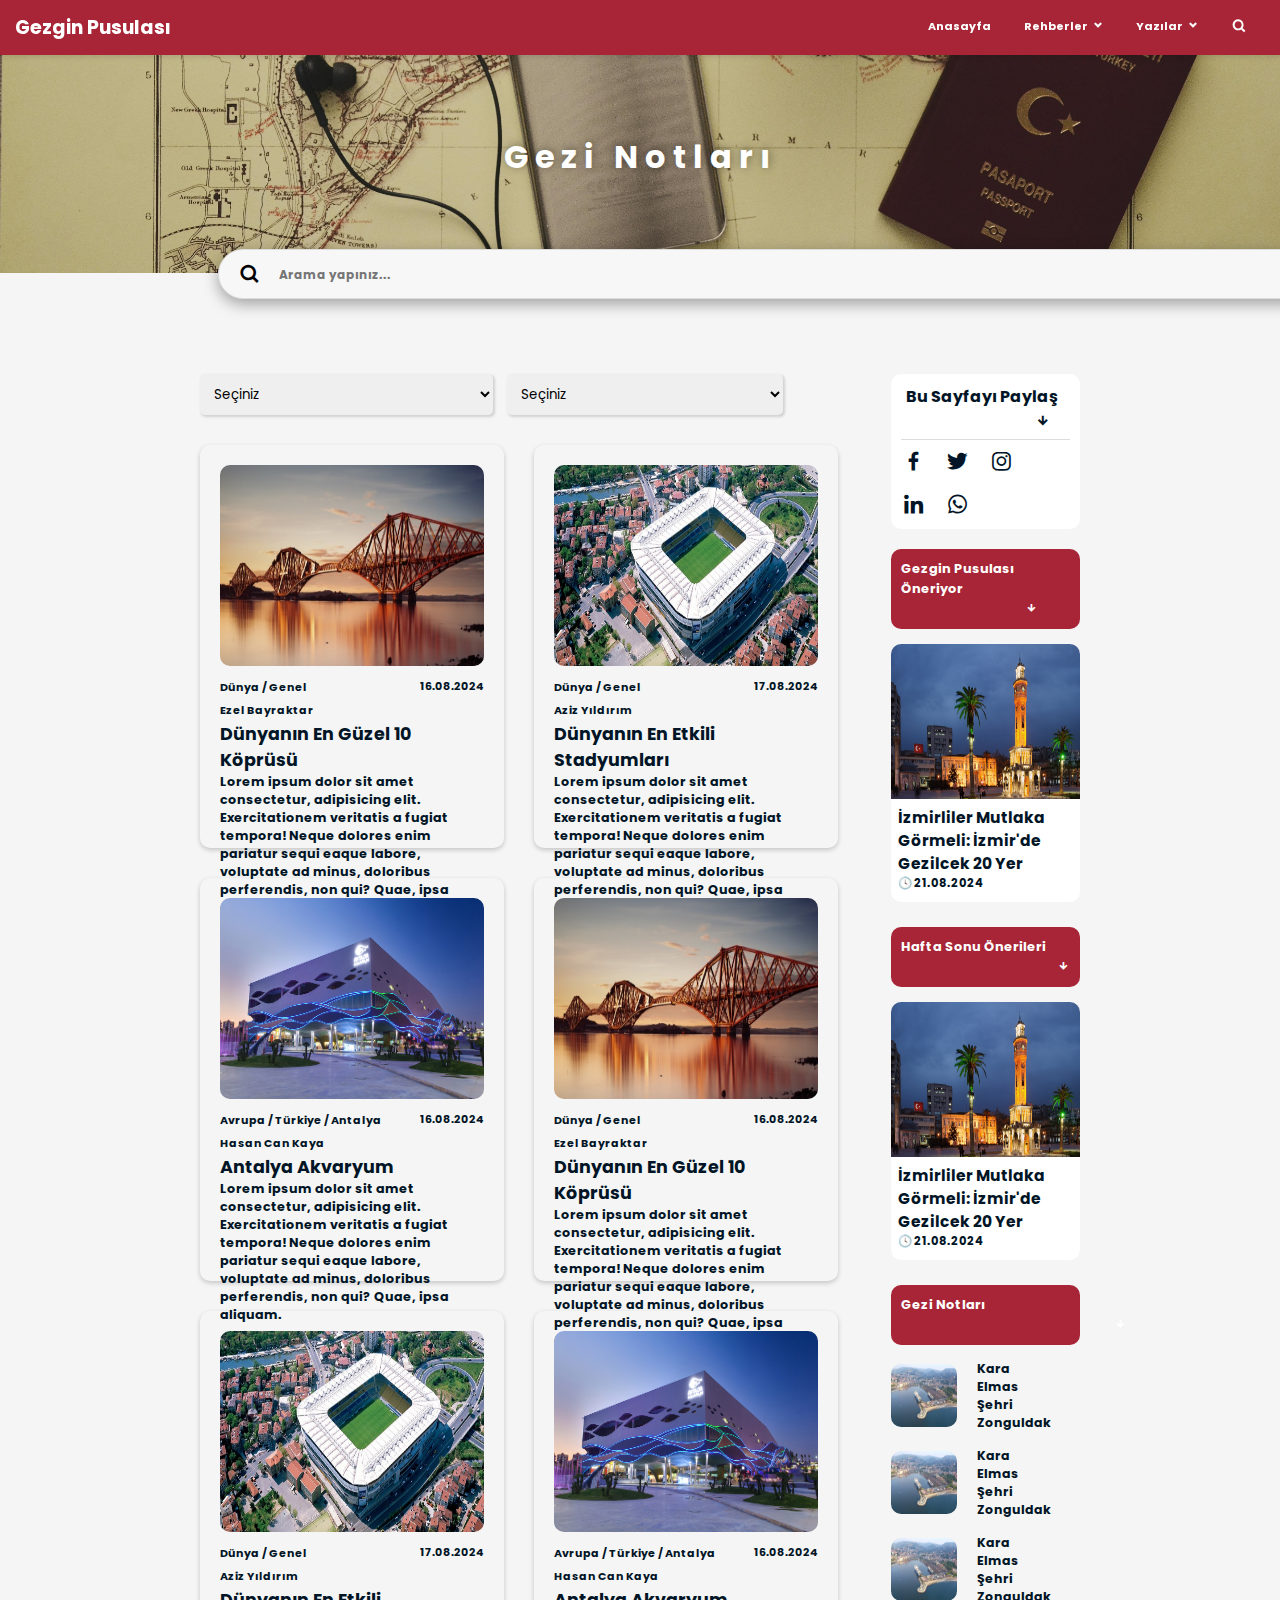
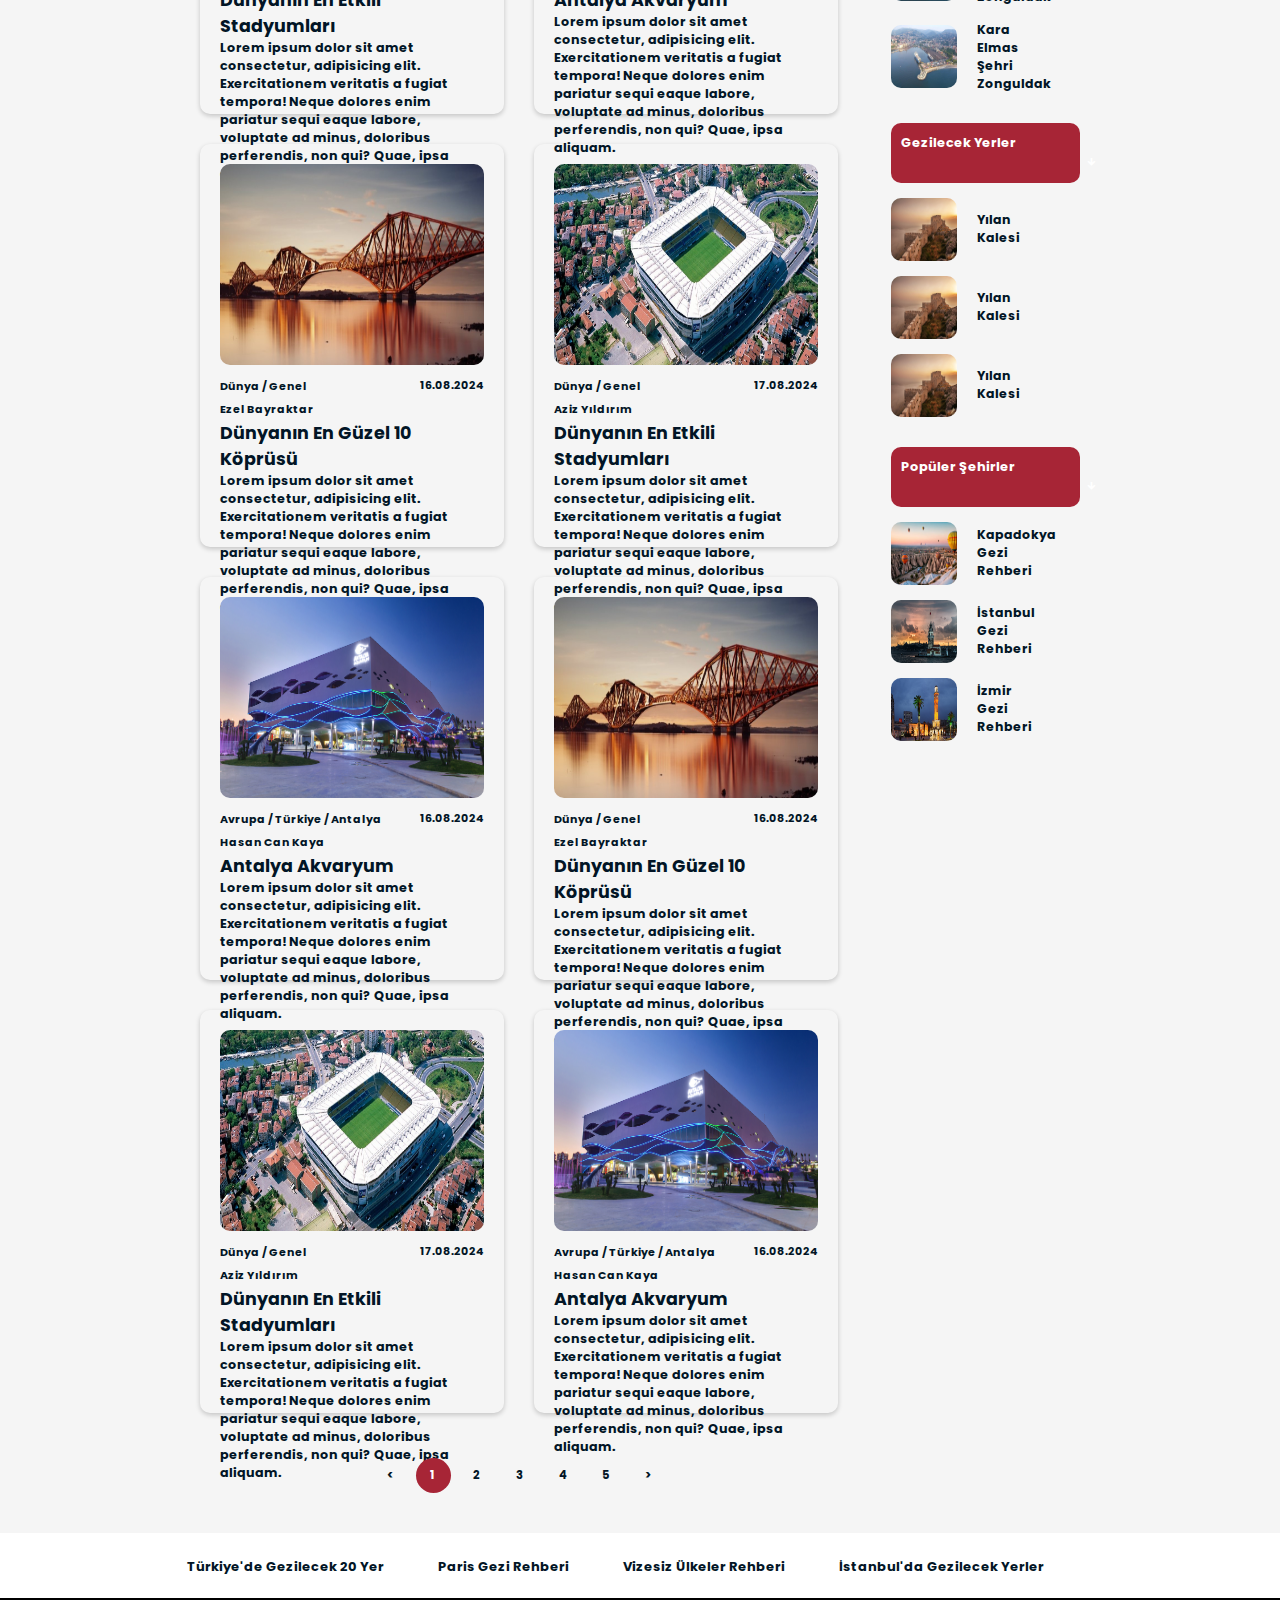
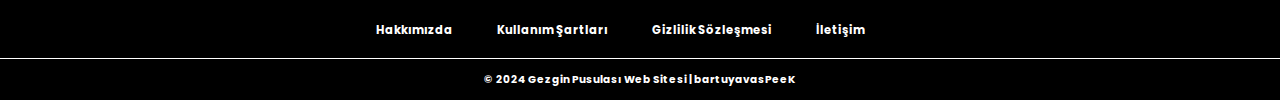
<file: rehber sitesi/Yazılar Alanı/Gezi Notları/gezi-notlari.html>
<!DOCTYPE html>
<html lang="en">
<head>
    <meta charset="UTF-8">
    <meta name="viewport" content="width=device-width, initial-scale=1.0">
    <title>Gezgin Pusulası | Gezi Notları | bartuyavasPeeK</title>
    <link rel="stylesheet" href="style.css">
    <link href='https://unpkg.com/boxicons@2.1.4/css/boxicons.min.css' rel='stylesheet'>
</head>
<body>
    <header>
        <div class="header-logo">
            <a href="/rehber sitesi/index.html" title="Gezgin Pusulası">Gezgin Pusulası</a>
        </div>
        <div class="nav">
            <ul>
                <li><a href="/rehber sitesi/index.html" title="Anasayfa">Anasayfa</a></li>
                <li class="dropdown">
                    <a href="#" title="Rehberler">Rehberler <span><i class='bx bxs-chevron-down'></i></span></a>
                    <div class="dropdown-content">
                        <a href="/rehber sitesi/Rehberler Alanı/Kıtalar Alanı/kıtalar.html" title="Kıtalar">Kıtalar</a>
                        <a href="/rehber sitesi/Rehberler Alanı/Ülkeler Alanı/ulkeler.html" title="Ülkeler">Ülkeler</a>
                        <a href="/rehber sitesi/Rehberler Alanı/Şehirler Alanı/sehirler.html" title="Şehirler">Şehirler</a>
                    </div>
                </li>
                <li class="dropdown">
                    <a href="#" title="Yazılar">Yazılar <span><i class='bx bxs-chevron-down'></i></span></a>
                    <div class="dropdown-content">
                        <a href="/rehber sitesi/Yazılar Alanı/Gezi Notları/gezi-notlari.html" title="Gezi Notları">Gezi Notları</a>
                        <a href="/rehber sitesi/Yazılar Alanı/Gezilecek Yerler/gezilecek-yerler.html" title="Gezilecek Yerler">Gezilecek Yerler</a>
                        <a href="/rehber sitesi/Yazılar Alanı/Özel Yazılar/ozel-yazilar.html" title="Özel Yazılar">Özel Yazılar</a>
                    </div>
                </li>
                <li><a href="#" class="search" title="Ara"><i class='bx bx-search'></i></a></li>
            </ul>
        </div>
    </header>

    <section class="hero">
        <h1 title="Gezi Notları">Gezi Notları</h1>
    </section>

    <section class="search-container">
        <form action="/search">
            <span><i class='bx bx-search'></i></span>
            <input type="text" placeholder="Arama yapınız..." title="Ara">
        </form>
    </section>

    <section class="travel-notes-area-1">
        <!-- left-side -->
        <div class="left-side">
            <div class="news-area">
                <div class="fast-bar">
                    <select name="" id="" class="fast-bar-select"> 
                        <option value="Seçiniz">Seçiniz</option>
                        <option value="Alışveriş">Alışveriş</option>
                        <option value="Balayı - Romantizm">Balayı - Romantizm</option>
                        <option value="Çocuklu Gezi">Çocuklu Gezi</option>
                        <option value="Deniz Tatili">Deniz Tatili</option>
                        <option value="Doğa Sporları">Doğa Sporları</option>
                        <option value="Doğa Tatili">Doğa Tatili</option>
                        <option value="Eğlence">Eğlence</option>
                        <option value="Ekonomik Gezi">Ekonomik Gezi</option>
                        <option value="Erasmus">Erasmus</option>
                        <option value="Ev Rehberi">Ev Rehberi</option>
                        <option value="Festival/Etkinlik/Konser/Fuar">Festival/Etkinlik/Konser/Fuar</option>
                        <option value="Gemi (Cruise) Gezisi">Gemi (Cruise) Gezisi</option>
                        <option value="Güncel">Güncel</option>
                        <option value="Gurme">Gurme</option>
                        <option value="Her Şey Dahil Tatil">Her Şey Dahil Tatil</option>
                        <option value="Hızlı Gezi">Hızlı Gezi</option>
                        <option value="İnanç Gezisi">İnanç Gezisi</option>
                        <option value="Interrail">Interrail</option>
                        <option value="İş Gezisi">İş Gezisi</option>
                        <option value="İslami Tatil">İslami Tatil</option>
                        <option value="Kamp Tatili">Kamp Tatili</option>
                        <option value="Karavan Gezisi">Karavan Gezisi</option>
                        <option value="Kayak">Kayak</option>
                        <option value="Kış Tatili">Kış Tatili</option>
                        <option value="Kültür Gezisi">Kültür Gezisi</option>
                        <option value="Lüks Gezi">Lüks Gezi</option>
                        <option value="Meditasyon Gezisi">Meditasyon Gezisi</option>
                        <option value="Mimari">Mimari</option>
                        <option value="Motosikletli Gezi">Motosikletli Gezi</option>
                        <option value="Nehir Turu">Nehir Turu</option>
                        <option value="Otostop Gezisi">Otostop Gezisi</option>
                        <option value="Safari">Safari</option>
                        <option value="Seyahat Gündemi">Seyahat Gündemi</option>
                        <option value="Seyahat İpuçları">Seyahat İpuçları</option>
                        <option value="Sırt Çantalı Gezi">Sırt Çantalı Gezi</option>
                        <option value="Su Sporları">Su Sporları</option>
                        <option value="Tarih Gezisi">Tarih Gezisi</option>
                        <option value="Tek Kişilik Gezi">Tek Kişilik Gezi</option>
                        <option value="Termal Oteller">Termal Oteller</option>
                        <option value="Trenle Seyahat">Trenle Seyahat</option>
                        <option value="Uçak Bileti">Uçak Bileti</option>
                        <option value="Unesco Dünya Mirasları">Unesco Dünya Mirasları</option>
                        <option value="Uzun Haftasonu">Uzun Haftasonu</option>
                        <option value="Vizesiz Gezi">Vizesiz Gezi</option>
                        <option value="Yaz Tatili">Yaz Tatili</option>
                    </select>

                    <select name="" id="" class="fast-bar-select-1">
                        <option value="Seçiniz">Seçiniz</option>
                        <option value="konuk">Konuk</option>
                        <option value="editor">Editör</option>
                    </select>
                </div>

                <div class="news-area-items">
                    <div class="news-area-item">
                        <a href="#">
                            <img src="/rehber sitesi/img/kopru.jpg" alt="">
                            <p class="navigation">Dünya / Genel</p>
                            <p class="date-1">16.08.2024</p>
                            <p class="profil-name">Ezel Bayraktar</p>
                            <h3 class="title">Dünyanın En Güzel 10 Köprüsü</h3>
                            <p class="text">Lorem ipsum dolor sit amet consectetur, adipisicing elit. Exercitationem veritatis a fugiat tempora! Neque dolores enim pariatur sequi eaque labore, voluptate ad minus, doloribus perferendis, non qui? Quae, ipsa aliquam.</p>
                        </a>
                    </div>
                    <div class="news-area-item">
                        <a href="#">
                            <img src="/rehber sitesi/img/ulker-stadyumu.jpg" alt="">
                            <p class="navigation">Dünya / Genel</p>
                            <p class="date-1">17.08.2024</p>
                            <p class="profil-name">Aziz Yıldırım</p>
                            <h3 class="title">Dünyanın En Etkili Stadyumları</h3>
                            <p class="text">Lorem ipsum dolor sit amet consectetur, adipisicing elit. Exercitationem veritatis a fugiat tempora! Neque dolores enim pariatur sequi eaque labore, voluptate ad minus, doloribus perferendis, non qui? Quae, ipsa aliquam.</p>
                        </a>
                    </div>
                    <div class="news-area-item">
                        <a href="#">
                            <img src="/rehber sitesi/img/antalya-akvaryum.jpg" alt="">
                            <p class="navigation">Avrupa / Türkiye / Antalya</p>
                            <p class="date-1">16.08.2024</p>
                            <p class="profil-name">Hasan Can Kaya</p>
                            <h3 class="title">Antalya Akvaryum</h3>
                            <p class="text">Lorem ipsum dolor sit amet consectetur, adipisicing elit. Exercitationem veritatis a fugiat tempora! Neque dolores enim pariatur sequi eaque labore, voluptate ad minus, doloribus perferendis, non qui? Quae, ipsa aliquam.</p>
                        </a>
                    </div>
                    <div class="news-area-item">
                        <a href="#">
                            <img src="/rehber sitesi/img/kopru.jpg" alt="">
                            <p class="navigation">Dünya / Genel</p>
                            <p class="date-1">16.08.2024</p>
                            <p class="profil-name">Ezel Bayraktar</p>
                            <h3 class="title">Dünyanın En Güzel 10 Köprüsü</h3>
                            <p class="text">Lorem ipsum dolor sit amet consectetur, adipisicing elit. Exercitationem veritatis a fugiat tempora! Neque dolores enim pariatur sequi eaque labore, voluptate ad minus, doloribus perferendis, non qui? Quae, ipsa aliquam.</p>
                        </a>
                    </div>
                    <div class="news-area-item">
                        <a href="#">
                            <img src="/rehber sitesi/img/ulker-stadyumu.jpg" alt="">
                            <p class="navigation">Dünya / Genel</p>
                            <p class="date-1">17.08.2024</p>
                            <p class="profil-name">Aziz Yıldırım</p>
                            <h3 class="title">Dünyanın En Etkili Stadyumları</h3>
                            <p class="text">Lorem ipsum dolor sit amet consectetur, adipisicing elit. Exercitationem veritatis a fugiat tempora! Neque dolores enim pariatur sequi eaque labore, voluptate ad minus, doloribus perferendis, non qui? Quae, ipsa aliquam.</p>
                        </a>
                    </div>
                    <div class="news-area-item">
                        <a href="#">
                            <img src="/rehber sitesi/img/antalya-akvaryum.jpg" alt="">
                            <p class="navigation">Avrupa / Türkiye / Antalya</p>
                            <p class="date-1">16.08.2024</p>
                            <p class="profil-name">Hasan Can Kaya</p>
                            <h3 class="title">Antalya Akvaryum</h3>
                            <p class="text">Lorem ipsum dolor sit amet consectetur, adipisicing elit. Exercitationem veritatis a fugiat tempora! Neque dolores enim pariatur sequi eaque labore, voluptate ad minus, doloribus perferendis, non qui? Quae, ipsa aliquam.</p>
                        </a>
                    </div>
                    <div class="news-area-item">
                        <a href="#">
                            <img src="/rehber sitesi/img/kopru.jpg" alt="">
                            <p class="navigation">Dünya / Genel</p>
                            <p class="date-1">16.08.2024</p>
                            <p class="profil-name">Ezel Bayraktar</p>
                            <h3 class="title">Dünyanın En Güzel 10 Köprüsü</h3>
                            <p class="text">Lorem ipsum dolor sit amet consectetur, adipisicing elit. Exercitationem veritatis a fugiat tempora! Neque dolores enim pariatur sequi eaque labore, voluptate ad minus, doloribus perferendis, non qui? Quae, ipsa aliquam.</p>
                        </a>
                    </div>
                    <div class="news-area-item">
                        <a href="#">
                            <img src="/rehber sitesi/img/ulker-stadyumu.jpg" alt="">
                            <p class="navigation">Dünya / Genel</p>
                            <p class="date-1">17.08.2024</p>
                            <p class="profil-name">Aziz Yıldırım</p>
                            <h3 class="title">Dünyanın En Etkili Stadyumları</h3>
                            <p class="text">Lorem ipsum dolor sit amet consectetur, adipisicing elit. Exercitationem veritatis a fugiat tempora! Neque dolores enim pariatur sequi eaque labore, voluptate ad minus, doloribus perferendis, non qui? Quae, ipsa aliquam.</p>
                        </a>
                    </div>
                    <div class="news-area-item">
                        <a href="#">
                            <img src="/rehber sitesi/img/antalya-akvaryum.jpg" alt="">
                            <p class="navigation">Avrupa / Türkiye / Antalya</p>
                            <p class="date-1">16.08.2024</p>
                            <p class="profil-name">Hasan Can Kaya</p>
                            <h3 class="title">Antalya Akvaryum</h3>
                            <p class="text">Lorem ipsum dolor sit amet consectetur, adipisicing elit. Exercitationem veritatis a fugiat tempora! Neque dolores enim pariatur sequi eaque labore, voluptate ad minus, doloribus perferendis, non qui? Quae, ipsa aliquam.</p>
                        </a>
                    </div>
                    <div class="news-area-item">
                        <a href="#">
                            <img src="/rehber sitesi/img/kopru.jpg" alt="">
                            <p class="navigation">Dünya / Genel</p>
                            <p class="date-1">16.08.2024</p>
                            <p class="profil-name">Ezel Bayraktar</p>
                            <h3 class="title">Dünyanın En Güzel 10 Köprüsü</h3>
                            <p class="text">Lorem ipsum dolor sit amet consectetur, adipisicing elit. Exercitationem veritatis a fugiat tempora! Neque dolores enim pariatur sequi eaque labore, voluptate ad minus, doloribus perferendis, non qui? Quae, ipsa aliquam.</p>
                        </a>
                    </div>
                    <div class="news-area-item">
                        <a href="#">
                            <img src="/rehber sitesi/img/ulker-stadyumu.jpg" alt="">
                            <p class="navigation">Dünya / Genel</p>
                            <p class="date-1">17.08.2024</p>
                            <p class="profil-name">Aziz Yıldırım</p>
                            <h3 class="title">Dünyanın En Etkili Stadyumları</h3>
                            <p class="text">Lorem ipsum dolor sit amet consectetur, adipisicing elit. Exercitationem veritatis a fugiat tempora! Neque dolores enim pariatur sequi eaque labore, voluptate ad minus, doloribus perferendis, non qui? Quae, ipsa aliquam.</p>
                        </a>
                    </div>
                    <div class="news-area-item">
                        <a href="#">
                            <img src="/rehber sitesi/img/antalya-akvaryum.jpg" alt="">
                            <p class="navigation">Avrupa / Türkiye / Antalya</p>
                            <p class="date-1">16.08.2024</p>
                            <p class="profil-name">Hasan Can Kaya</p>
                            <h3 class="title">Antalya Akvaryum</h3>
                            <p class="text">Lorem ipsum dolor sit amet consectetur, adipisicing elit. Exercitationem veritatis a fugiat tempora! Neque dolores enim pariatur sequi eaque labore, voluptate ad minus, doloribus perferendis, non qui? Quae, ipsa aliquam.</p>
                        </a>
                    </div>
                </div>

                <section class="page-number-bar">
                    <div class="pagination">
                        <a href="#">&#60;</a>
                        <a href="#" class="active">1</a>
                        <a href="#">2</a>
                        <a href="#">3</a>
                        <a href="#">4</a>
                        <a href="#">5</a>
                        <a href="#">&#62;</a>
                    </div>
                </section>
            </div>
        </div>

        <!-- right-side -->
        <div class="right-side">
            <!-- share-area -->
            <div class="share-area">
                <h3>Bu Sayfayı Paylaş <span><i class='bx bx-down-arrow-alt'></i></span></h3>
                <ul>
                    <li><a href="#" title="Facebook"><i class='bx bxl-facebook'></i></a></li>
                    <li><a href="#" title="Twitter"><i class='bx bxl-twitter'></i></a></li>
                    <li><a href="#" title="İnstagram"><i class='bx bxl-instagram'></i></a></li>
                    <li><a href="#" title="Linkedin"><i class='bx bxl-linkedin'></i></a></li>
                    <li><a href="#" title="Whatsapp"><i class='bx bxl-whatsapp'></i></a></li>
                </ul>
            </div>

            <!-- propasal-area -->
            <div class="propasal-area">
                <h3>Gezgin Pusulası Öneriyor <span><i class='bx bx-down-arrow-alt'></i></span></h3>
            </div>
            <div class="propasal-area-photo">
                <a href="#">
                    <img src="/rehber sitesi/img/izmir_saat_kulesi.PNG" alt="">
                    <h3>İzmirliler Mutlaka Görmeli: İzmir'de Gezilcek 20 Yer</h3>
                    <p class="date">🕓 21.08.2024</p>
                </a>
            </div>

            <!-- weekend-tips-area -->
            <div class="weekend-tips-area">
                <h3>Hafta Sonu Önerileri <span><i class='bx bx-down-arrow-alt'></i></span></h3>
            </div>
            <div class="weekend-tips-area-photo">
                <a href="#">
                    <img src="/rehber sitesi/img/izmir_saat_kulesi.PNG" alt="">
                    <h3>İzmirliler Mutlaka Görmeli: İzmir'de Gezilcek 20 Yer</h3>
                    <p class="date">🕓 21.08.2024</p>
                </a>
            </div>

            <!-- travel-notes-area -->
            <div class="travel-notes-area">
                <h3>Gezi Notları <span><i class='bx bx-down-arrow-alt'></i></span></h3>
            </div>
            <div class="travel-notes-area-photo">
                <div class="photo-item">
                    <a href="#">
                        <img src="/rehber sitesi/img/image-zonguldak_2_0.jpg" alt="">
                        <h3>Kara Elmas Şehri Zonguldak</h3>
                    </a>
                </div>
                <div class="photo-item">
                    <a href="#">
                        <img src="/rehber sitesi/img/image-zonguldak_2_0.jpg" alt="">
                        <h3>Kara Elmas Şehri Zonguldak</h3>
                    </a>
                </div>
                <div class="photo-item">
                    <a href="#">
                        <img src="/rehber sitesi/img/image-zonguldak_2_0.jpg" alt="">
                        <h3>Kara Elmas Şehri Zonguldak</h3>
                    </a>
                </div>
                <div class="photo-item">
                    <a href="#">
                        <img src="/rehber sitesi/img/image-zonguldak_2_0.jpg" alt="">
                        <h3>Kara Elmas Şehri Zonguldak</h3>
                    </a>
                </div>
            </div>

            <!-- places-to-visit-area -->
            <div class="places-to-visit-area">
                <h3>Gezilecek Yerler <span><i class='bx bx-down-arrow-alt'></i></span></h3>
            </div>
            <div class="places-to-visit-area-photo">
                <div class="photo-item">
                    <a href="#">
                        <img src="/rehber sitesi/img/yılan-kalesi.jpg" alt="">
                        <h3>Yılan Kalesi</h3>
                    </a>
                </div>
                <div class="photo-item">
                    <a href="#">
                        <img src="/rehber sitesi/img/yılan-kalesi.jpg" alt="">
                        <h3>Yılan Kalesi</h3>
                    </a>
                </div>
                <div class="photo-item">
                    <a href="#">
                        <img src="/rehber sitesi/img/yılan-kalesi.jpg" alt="">
                        <h3>Yılan Kalesi</h3>
                    </a>
                </div>
            </div>

            <!-- popular-cities-area -->
            <div class="popular-cities-area">
                <h3>Popüler Şehirler <span><i class='bx bx-down-arrow-alt'></i></span></h3>
            </div>
            <div class="popular-cities-area-photo">
                <div class="photo-item">
                    <a href="#">
                        <img src="/rehber sitesi/img/kapadokya.webp" alt="">
                        <h3>Kapadokya <br>Gezi Rehberi</h3>
                    </a>
                </div>
                <div class="photo-item">
                    <a href="#">
                        <img src="/rehber sitesi/img/istanbul-kız-kulesi.jpg" alt="">
                        <h3>İstanbul <br>Gezi Rehberi</h3>
                    </a>
                </div>
                <div class="photo-item">
                    <a href="#">
                        <img src="/rehber sitesi/img/izmir_saat_kulesi.PNG" alt="">
                        <h3 class="title1">İzmir <br>Gezi Rehberi</h3>
                    </a>
                </div>
            </div>
        </div>
    </section>

    <section class="footer-area">
        <div class="footer-nav-area">
            <ul>
                <li><a href="#" class="link2">Türkiye'de Gezilecek 20 Yer</a></li>
                <li><a href="#" class="link2">Paris Gezi Rehberi</a></li>
                <li><a href="#" class="link2">Vizesiz Ülkeler Rehberi</a></li>
                <li><a href="#" class="link2">İstanbul'da Gezilecek Yerler</a></li>
            </ul>
        </div>
    </section>

    <footer>
        <div class="footer-links">
            <ul>
                <li><a href="/rehber sitesi/Hakkımızda Alanı/hakkımızda.html">Hakkımızda</a></li>
                <li><a href="/rehber sitesi/Kullanım Şartları Alanı/kullanım-sartları.html">Kullanım Şartları</a></li>
                <li><a href="/rehber sitesi/Gizlilik Sözleşmesi Alanı/gizlilik-sözlesmesi.html">Gizlilik Sözleşmesi</a></li>
                <li><a href="/rehber sitesi/İletişim Alanı/iletisim.html">İletişim</a></li>
            </ul>
        </div>
        <div class="informative">
            <p>&copy; 2024 Gezgin Pusulası Web Sitesi | <a href="/rehber sitesi/index.html">bartuyavasPeeK</a></p>
        </div>
    </footer>
</body>
</html>
</file>
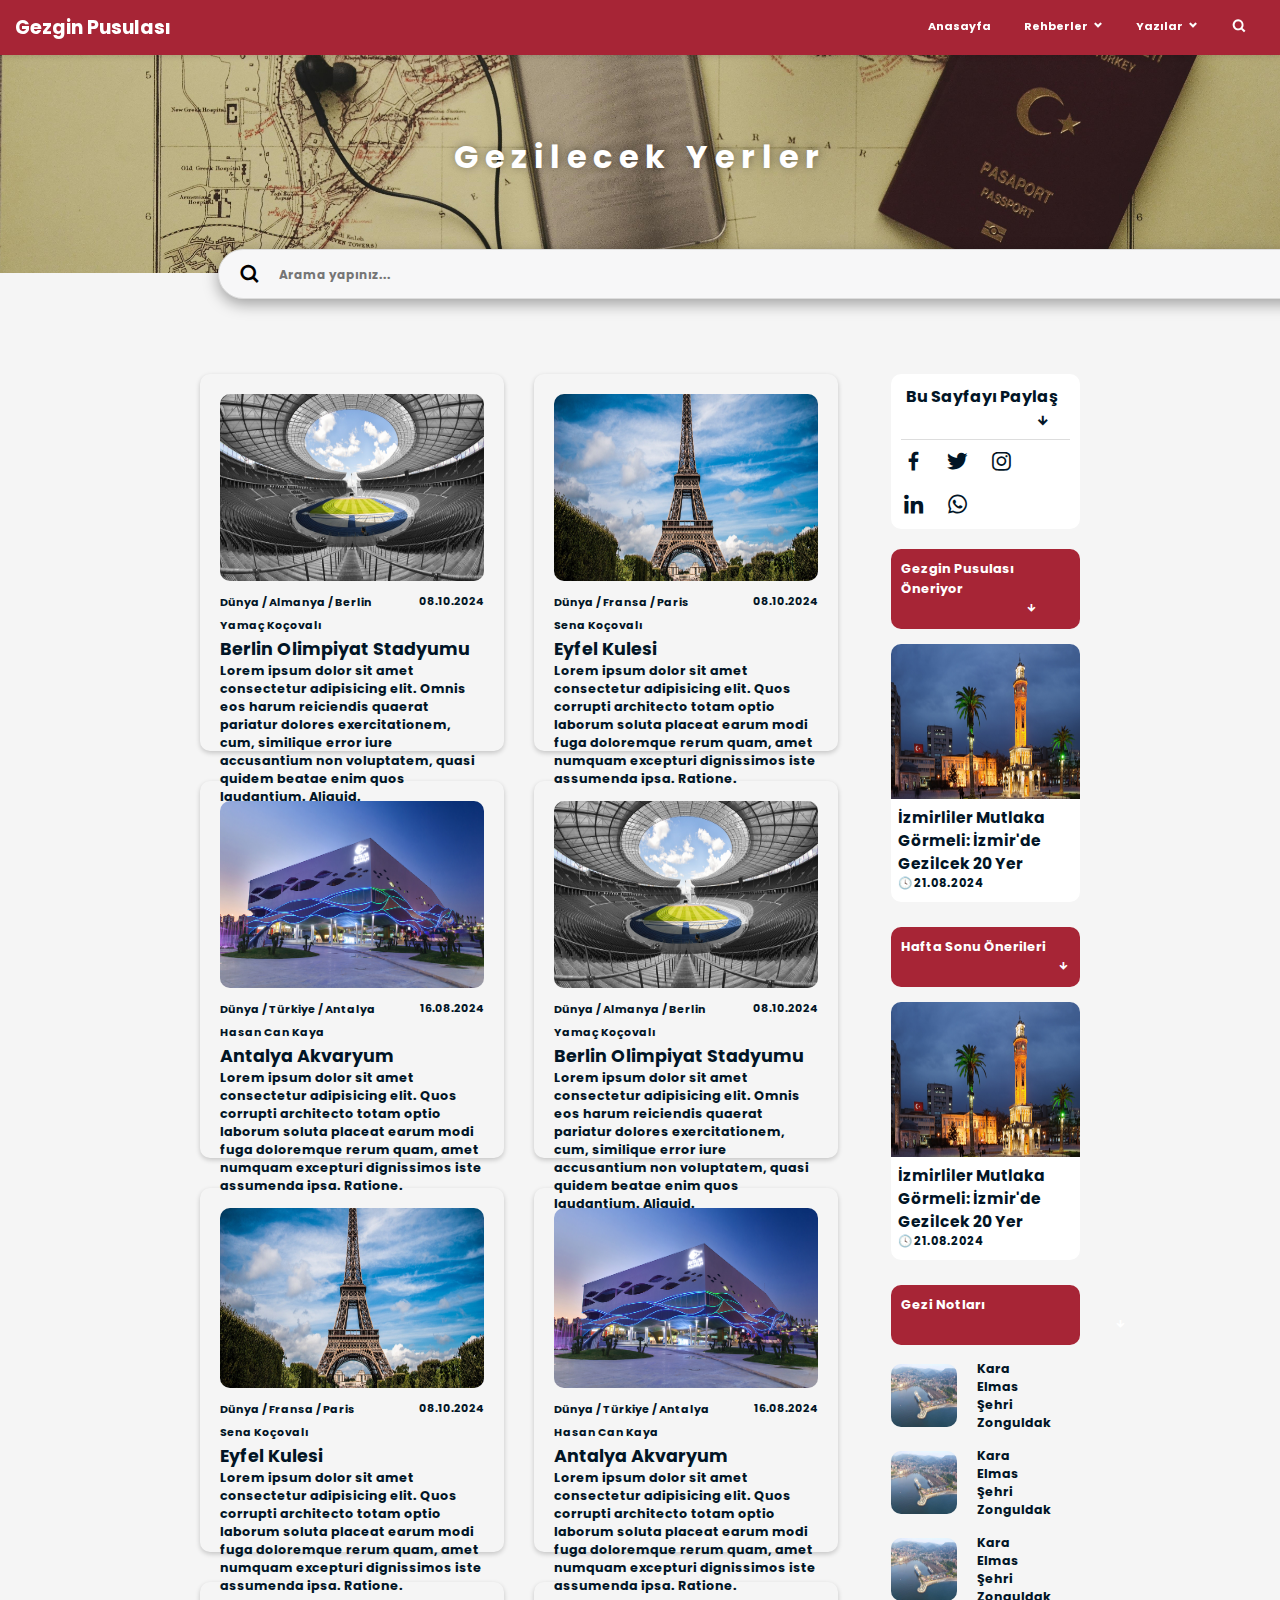
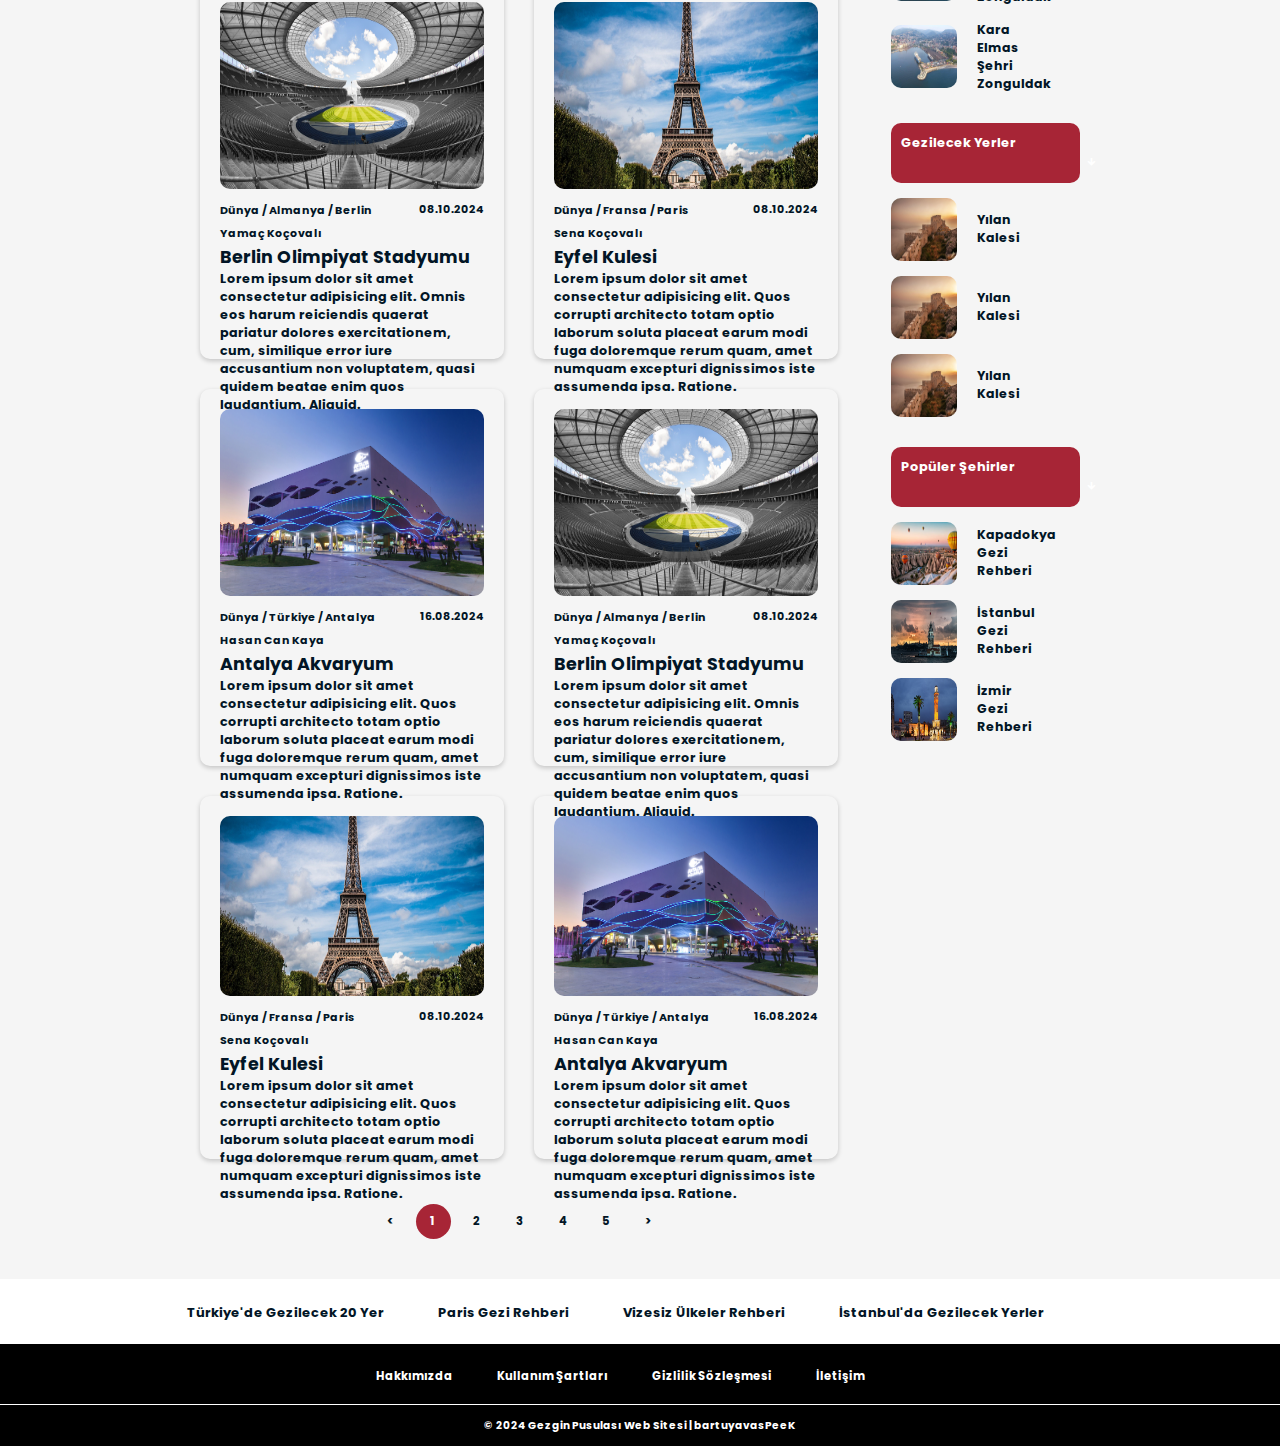
<file: rehber sitesi/Yazılar Alanı/Gezilecek Yerler/gezilecek-yerler.html>
<!DOCTYPE html>
<html lang="en">
<head>
    <meta charset="UTF-8">
    <meta name="viewport" content="width=device-width, initial-scale=1.0">
    <title>Gezgin Pusulası | Gezilecek Yerler | bartuyavasPeeK</title>
    <link rel="stylesheet" href="style.css">
    <link href='https://unpkg.com/boxicons@2.1.4/css/boxicons.min.css' rel='stylesheet'>
</head>
<body>
    <header>
        <div class="header-logo">
            <a href="/rehber sitesi/index.html" title="Gezgin Pusulası">Gezgin Pusulası</a>
        </div>
        <div class="nav">
            <ul>
                <li><a href="/rehber sitesi/index.html" title="Anasayfa">Anasayfa</a></li>
                <li class="dropdown">
                    <a href="#" title="Rehberler">Rehberler <span><i class='bx bxs-chevron-down'></i></span></a>
                    <div class="dropdown-content">
                        <a href="/rehber sitesi/Rehberler Alanı/Kıtalar Alanı/kıtalar.html" title="Kıtalar">Kıtalar</a>
                        <a href="/rehber sitesi/Rehberler Alanı/Ülkeler Alanı/ulkeler.html" title="Ülkeler">Ülkeler</a>
                        <a href="/rehber sitesi/Rehberler Alanı/Şehirler Alanı/sehirler.html" title="Şehirler">Şehirler</a>
                    </div>
                </li>
                <li class="dropdown">
                    <a href="#" title="Yazılar">Yazılar <span><i class='bx bxs-chevron-down'></i></span></a>
                    <div class="dropdown-content">
                        <a href="/rehber sitesi/Yazılar Alanı/Gezi Notları/gezi-notlari.html" title="Gezi Notları">Gezi Notları</a>
                        <a href="/rehber sitesi/Yazılar Alanı/Gezilecek Yerler/gezilecek-yerler.html" title="Gezilecek Yerler">Gezilecek Yerler</a>
                        <a href="/rehber sitesi/Yazılar Alanı/Özel Yazılar/ozel-yazilar.html" title="Özel Yazılar">Özel Yazılar</a>
                    </div>
                </li>
                <li><a href="#" class="search" title="Ara"><i class='bx bx-search'></i></a></li>
            </ul>
        </div>
    </header>

    <section class="hero">
        <h1 title="Gezilecek Yerler">Gezilecek Yerler</h1>
    </section>

    <section class="search-container">
        <form action="/search">
            <span><i class='bx bx-search'></i></span>
            <input type="text" placeholder="Arama yapınız..." title="Ara">
        </form>
    </section>

    <section class="places-to-visit-area-1">
        <!-- left-side -->
        <div class="left-side">
            <div class="news-area">
                <div class="news-area-items">
                    <div class="news-area-item">
                        <a href="#">
                            <img src="/rehber sitesi/img/berlin-stadyumu.jpg" alt="">
                            <p class="navigation">Dünya / Almanya / Berlin</p>
                            <p class="date-1">08.10.2024</p>
                            <p class="profil-name">Yamaç Koçovalı</p>
                            <h3 class="title">Berlin Olimpiyat Stadyumu</h3>
                            <p class="text">Lorem ipsum dolor sit amet consectetur adipisicing elit. Omnis eos harum reiciendis quaerat pariatur dolores exercitationem, cum, similique error iure accusantium non voluptatem, quasi quidem beatae enim quos laudantium. Aliquid.</p>
                        </a>
                    </div>
                    <div class="news-area-item">
                        <a href="#">
                            <img src="/rehber sitesi/img/eyfel-kulesi.jpg" alt="">
                            <p class="navigation">Dünya / Fransa / Paris</p>
                            <p class="date-1">08.10.2024</p>
                            <p class="profil-name">Sena Koçovalı</p>
                            <h3 class="title">Eyfel Kulesi</h3>
                            <p class="text">Lorem ipsum dolor sit amet consectetur adipisicing elit. Quos corrupti architecto totam optio laborum soluta placeat earum modi fuga doloremque rerum quam, amet numquam excepturi dignissimos iste assumenda ipsa. Ratione.</p>
                        </a>
                    </div>
                    <div class="news-area-item">
                        <a href="#">
                            <img src="/rehber sitesi/img/antalya-akvaryum.jpg" alt="">
                            <p class="navigation">Dünya / Türkiye / Antalya</p>
                            <p class="date-1">16.08.2024</p>
                            <p class="profil-name">Hasan Can Kaya</p>
                            <h3 class="title">Antalya Akvaryum</h3>
                            <p class="text">Lorem ipsum dolor sit amet consectetur adipisicing elit. Quos corrupti architecto totam optio laborum soluta placeat earum modi fuga doloremque rerum quam, amet numquam excepturi dignissimos iste assumenda ipsa. Ratione.</p>
                        </a>
                    </div>
                    <div class="news-area-item">
                        <a href="#">
                            <img src="/rehber sitesi/img/berlin-stadyumu.jpg" alt="">
                            <p class="navigation">Dünya / Almanya / Berlin</p>
                            <p class="date-1">08.10.2024</p>
                            <p class="profil-name">Yamaç Koçovalı</p>
                            <h3 class="title">Berlin Olimpiyat Stadyumu</h3>
                            <p class="text">Lorem ipsum dolor sit amet consectetur adipisicing elit. Omnis eos harum reiciendis quaerat pariatur dolores exercitationem, cum, similique error iure accusantium non voluptatem, quasi quidem beatae enim quos laudantium. Aliquid.</p>
                        </a>
                    </div>
                    <div class="news-area-item">
                        <a href="#">
                            <img src="/rehber sitesi/img/eyfel-kulesi.jpg" alt="">
                            <p class="navigation">Dünya / Fransa / Paris</p>
                            <p class="date-1">08.10.2024</p>
                            <p class="profil-name">Sena Koçovalı</p>
                            <h3 class="title">Eyfel Kulesi</h3>
                            <p class="text">Lorem ipsum dolor sit amet consectetur adipisicing elit. Quos corrupti architecto totam optio laborum soluta placeat earum modi fuga doloremque rerum quam, amet numquam excepturi dignissimos iste assumenda ipsa. Ratione.</p>
                        </a>
                    </div>
                    <div class="news-area-item">
                        <a href="#">
                            <img src="/rehber sitesi/img/antalya-akvaryum.jpg" alt="">
                            <p class="navigation">Dünya / Türkiye / Antalya</p>
                            <p class="date-1">16.08.2024</p>
                            <p class="profil-name">Hasan Can Kaya</p>
                            <h3 class="title">Antalya Akvaryum</h3>
                            <p class="text">Lorem ipsum dolor sit amet consectetur adipisicing elit. Quos corrupti architecto totam optio laborum soluta placeat earum modi fuga doloremque rerum quam, amet numquam excepturi dignissimos iste assumenda ipsa. Ratione.</p>
                        </a>
                    </div>
                    <div class="news-area-item">
                        <a href="#">
                            <img src="/rehber sitesi/img/berlin-stadyumu.jpg" alt="">
                            <p class="navigation">Dünya / Almanya / Berlin</p>
                            <p class="date-1">08.10.2024</p>
                            <p class="profil-name">Yamaç Koçovalı</p>
                            <h3 class="title">Berlin Olimpiyat Stadyumu</h3>
                            <p class="text">Lorem ipsum dolor sit amet consectetur adipisicing elit. Omnis eos harum reiciendis quaerat pariatur dolores exercitationem, cum, similique error iure accusantium non voluptatem, quasi quidem beatae enim quos laudantium. Aliquid.</p>
                        </a>
                    </div>
                    <div class="news-area-item">
                        <a href="#">
                            <img src="/rehber sitesi/img/eyfel-kulesi.jpg" alt="">
                            <p class="navigation">Dünya / Fransa / Paris</p>
                            <p class="date-1">08.10.2024</p>
                            <p class="profil-name">Sena Koçovalı</p>
                            <h3 class="title">Eyfel Kulesi</h3>
                            <p class="text">Lorem ipsum dolor sit amet consectetur adipisicing elit. Quos corrupti architecto totam optio laborum soluta placeat earum modi fuga doloremque rerum quam, amet numquam excepturi dignissimos iste assumenda ipsa. Ratione.</p>
                        </a>
                    </div>
                    <div class="news-area-item">
                        <a href="#">
                            <img src="/rehber sitesi/img/antalya-akvaryum.jpg" alt="">
                            <p class="navigation">Dünya / Türkiye / Antalya</p>
                            <p class="date-1">16.08.2024</p>
                            <p class="profil-name">Hasan Can Kaya</p>
                            <h3 class="title">Antalya Akvaryum</h3>
                            <p class="text">Lorem ipsum dolor sit amet consectetur adipisicing elit. Quos corrupti architecto totam optio laborum soluta placeat earum modi fuga doloremque rerum quam, amet numquam excepturi dignissimos iste assumenda ipsa. Ratione.</p>
                        </a>
                    </div>
                    <div class="news-area-item">
                        <a href="#">
                            <img src="/rehber sitesi/img/berlin-stadyumu.jpg" alt="">
                            <p class="navigation">Dünya / Almanya / Berlin</p>
                            <p class="date-1">08.10.2024</p>
                            <p class="profil-name">Yamaç Koçovalı</p>
                            <h3 class="title">Berlin Olimpiyat Stadyumu</h3>
                            <p class="text">Lorem ipsum dolor sit amet consectetur adipisicing elit. Omnis eos harum reiciendis quaerat pariatur dolores exercitationem, cum, similique error iure accusantium non voluptatem, quasi quidem beatae enim quos laudantium. Aliquid.</p>
                        </a>
                    </div>
                    <div class="news-area-item">
                        <a href="#">
                            <img src="/rehber sitesi/img/eyfel-kulesi.jpg" alt="">
                            <p class="navigation">Dünya / Fransa / Paris</p>
                            <p class="date-1">08.10.2024</p>
                            <p class="profil-name">Sena Koçovalı</p>
                            <h3 class="title">Eyfel Kulesi</h3>
                            <p class="text">Lorem ipsum dolor sit amet consectetur adipisicing elit. Quos corrupti architecto totam optio laborum soluta placeat earum modi fuga doloremque rerum quam, amet numquam excepturi dignissimos iste assumenda ipsa. Ratione.</p>
                        </a>
                    </div>
                    <div class="news-area-item">
                        <a href="#">
                            <img src="/rehber sitesi/img/antalya-akvaryum.jpg" alt="">
                            <p class="navigation">Dünya / Türkiye / Antalya</p>
                            <p class="date-1">16.08.2024</p>
                            <p class="profil-name">Hasan Can Kaya</p>
                            <h3 class="title">Antalya Akvaryum</h3>
                            <p class="text">Lorem ipsum dolor sit amet consectetur adipisicing elit. Quos corrupti architecto totam optio laborum soluta placeat earum modi fuga doloremque rerum quam, amet numquam excepturi dignissimos iste assumenda ipsa. Ratione.</p>
                        </a>
                    </div>
                </div>

                <section class="page-number-bar">
                    <div class="pagination">
                        <a href="#">&#60;</a>
                        <a href="#" class="active">1</a>
                        <a href="#">2</a>
                        <a href="#">3</a>
                        <a href="#">4</a>
                        <a href="#">5</a>
                        <a href="#">&#62;</a>
                    </div>
                </section>
            </div>
        </div>

        <!-- right-side -->
        <div class="right-side">
            <!-- share-area -->
            <div class="share-area">
                <h3>Bu Sayfayı Paylaş <span><i class='bx bx-down-arrow-alt'></i></span></h3>
                <ul>
                    <li><a href="#" title="Facebook"><i class='bx bxl-facebook'></i></a></li>
                    <li><a href="#" title="Twitter"><i class='bx bxl-twitter'></i></a></li>
                    <li><a href="#" title="İnstagram"><i class='bx bxl-instagram'></i></a></li>
                    <li><a href="#" title="Linkedin"><i class='bx bxl-linkedin'></i></a></li>
                    <li><a href="#" title="Whatsapp"><i class='bx bxl-whatsapp'></i></a></li>
                </ul>
            </div>

            <!-- propasal-area -->
            <div class="propasal-area">
                <h3>Gezgin Pusulası Öneriyor <span><i class='bx bx-down-arrow-alt'></i></span></h3>
            </div>
            <div class="propasal-area-photo">
                <a href="#">
                    <img src="/rehber sitesi/img/izmir_saat_kulesi.PNG" alt="">
                    <h3>İzmirliler Mutlaka Görmeli: İzmir'de Gezilcek 20 Yer</h3>
                    <p class="date">🕓 21.08.2024</p>
                </a>
            </div>

            <!-- weekend-tips-area -->
            <div class="weekend-tips-area">
                <h3>Hafta Sonu Önerileri <span><i class='bx bx-down-arrow-alt'></i></span></h3>
            </div>
            <div class="weekend-tips-area-photo">
                <a href="#">
                    <img src="/rehber sitesi/img/izmir_saat_kulesi.PNG" alt="">
                    <h3>İzmirliler Mutlaka Görmeli: İzmir'de Gezilcek 20 Yer</h3>
                    <p class="date">🕓 21.08.2024</p>
                </a>
            </div>

            <!-- travel-notes-area -->
            <div class="travel-notes-area">
                <h3>Gezi Notları <span><i class='bx bx-down-arrow-alt'></i></span></h3>
            </div>
            <div class="travel-notes-area-photo">
                <div class="photo-item">
                    <a href="#">
                        <img src="/rehber sitesi/img/image-zonguldak_2_0.jpg" alt="">
                        <h3>Kara Elmas Şehri Zonguldak</h3>
                    </a>
                </div>
                <div class="photo-item">
                    <a href="#">
                        <img src="/rehber sitesi/img/image-zonguldak_2_0.jpg" alt="">
                        <h3>Kara Elmas Şehri Zonguldak</h3>
                    </a>
                </div>
                <div class="photo-item">
                    <a href="#">
                        <img src="/rehber sitesi/img/image-zonguldak_2_0.jpg" alt="">
                        <h3>Kara Elmas Şehri Zonguldak</h3>
                    </a>
                </div>
                <div class="photo-item">
                    <a href="#">
                        <img src="/rehber sitesi/img/image-zonguldak_2_0.jpg" alt="">
                        <h3>Kara Elmas Şehri Zonguldak</h3>
                    </a>
                </div>
            </div>

            <!-- places-to-visit-area -->
            <div class="places-to-visit-area">
                <h3>Gezilecek Yerler <span><i class='bx bx-down-arrow-alt'></i></span></h3>
            </div>
            <div class="places-to-visit-area-photo">
                <div class="photo-item">
                    <a href="#">
                        <img src="/rehber sitesi/img/yılan-kalesi.jpg" alt="">
                        <h3>Yılan Kalesi</h3>
                    </a>
                </div>
                <div class="photo-item">
                    <a href="#">
                        <img src="/rehber sitesi/img/yılan-kalesi.jpg" alt="">
                        <h3>Yılan Kalesi</h3>
                    </a>
                </div>
                <div class="photo-item">
                    <a href="#">
                        <img src="/rehber sitesi/img/yılan-kalesi.jpg" alt="">
                        <h3>Yılan Kalesi</h3>
                    </a>
                </div>
            </div>

            <!-- popular-cities-area -->
            <div class="popular-cities-area">
                <h3>Popüler Şehirler <span><i class='bx bx-down-arrow-alt'></i></span></h3>
            </div>
            <div class="popular-cities-area-photo">
                <div class="photo-item">
                    <a href="#">
                        <img src="/rehber sitesi/img/kapadokya.webp" alt="">
                        <h3>Kapadokya <br>Gezi Rehberi</h3>
                    </a>
                </div>
                <div class="photo-item">
                    <a href="#">
                        <img src="/rehber sitesi/img/istanbul-kız-kulesi.jpg" alt="">
                        <h3>İstanbul <br>Gezi Rehberi</h3>
                    </a>
                </div>
                <div class="photo-item">
                    <a href="#">
                        <img src="/rehber sitesi/img/izmir_saat_kulesi.PNG" alt="">
                        <h3 class="title1">İzmir <br>Gezi Rehberi</h3>
                    </a>
                </div>
            </div>
        </div>
    </section>

    <section class="footer-area">
        <div class="footer-nav-area">
            <ul>
                <li><a href="#" class="link2">Türkiye'de Gezilecek 20 Yer</a></li>
                <li><a href="#" class="link2">Paris Gezi Rehberi</a></li>
                <li><a href="#" class="link2">Vizesiz Ülkeler Rehberi</a></li>
                <li><a href="#" class="link2">İstanbul'da Gezilecek Yerler</a></li>
            </ul>
        </div>
    </section>

    <footer>
        <div class="footer-links">
            <ul>
                <li><a href="/rehber sitesi/Hakkımızda Alanı/hakkımızda.html">Hakkımızda</a></li>
                <li><a href="/rehber sitesi/Kullanım Şartları Alanı/kullanım-sartları.html">Kullanım Şartları</a></li>
                <li><a href="/rehber sitesi/Gizlilik Sözleşmesi Alanı/gizlilik-sözlesmesi.html">Gizlilik Sözleşmesi</a></li>
                <li><a href="/rehber sitesi/İletişim Alanı/iletisim.html">İletişim</a></li>
            </ul>
        </div>
        <div class="informative">
            <p>&copy; 2024 Gezgin Pusulası Web Sitesi | <a href="/rehber sitesi/index.html">bartuyavasPeeK</a></p>
        </div>
    </footer>
</body>
</html>
</file>
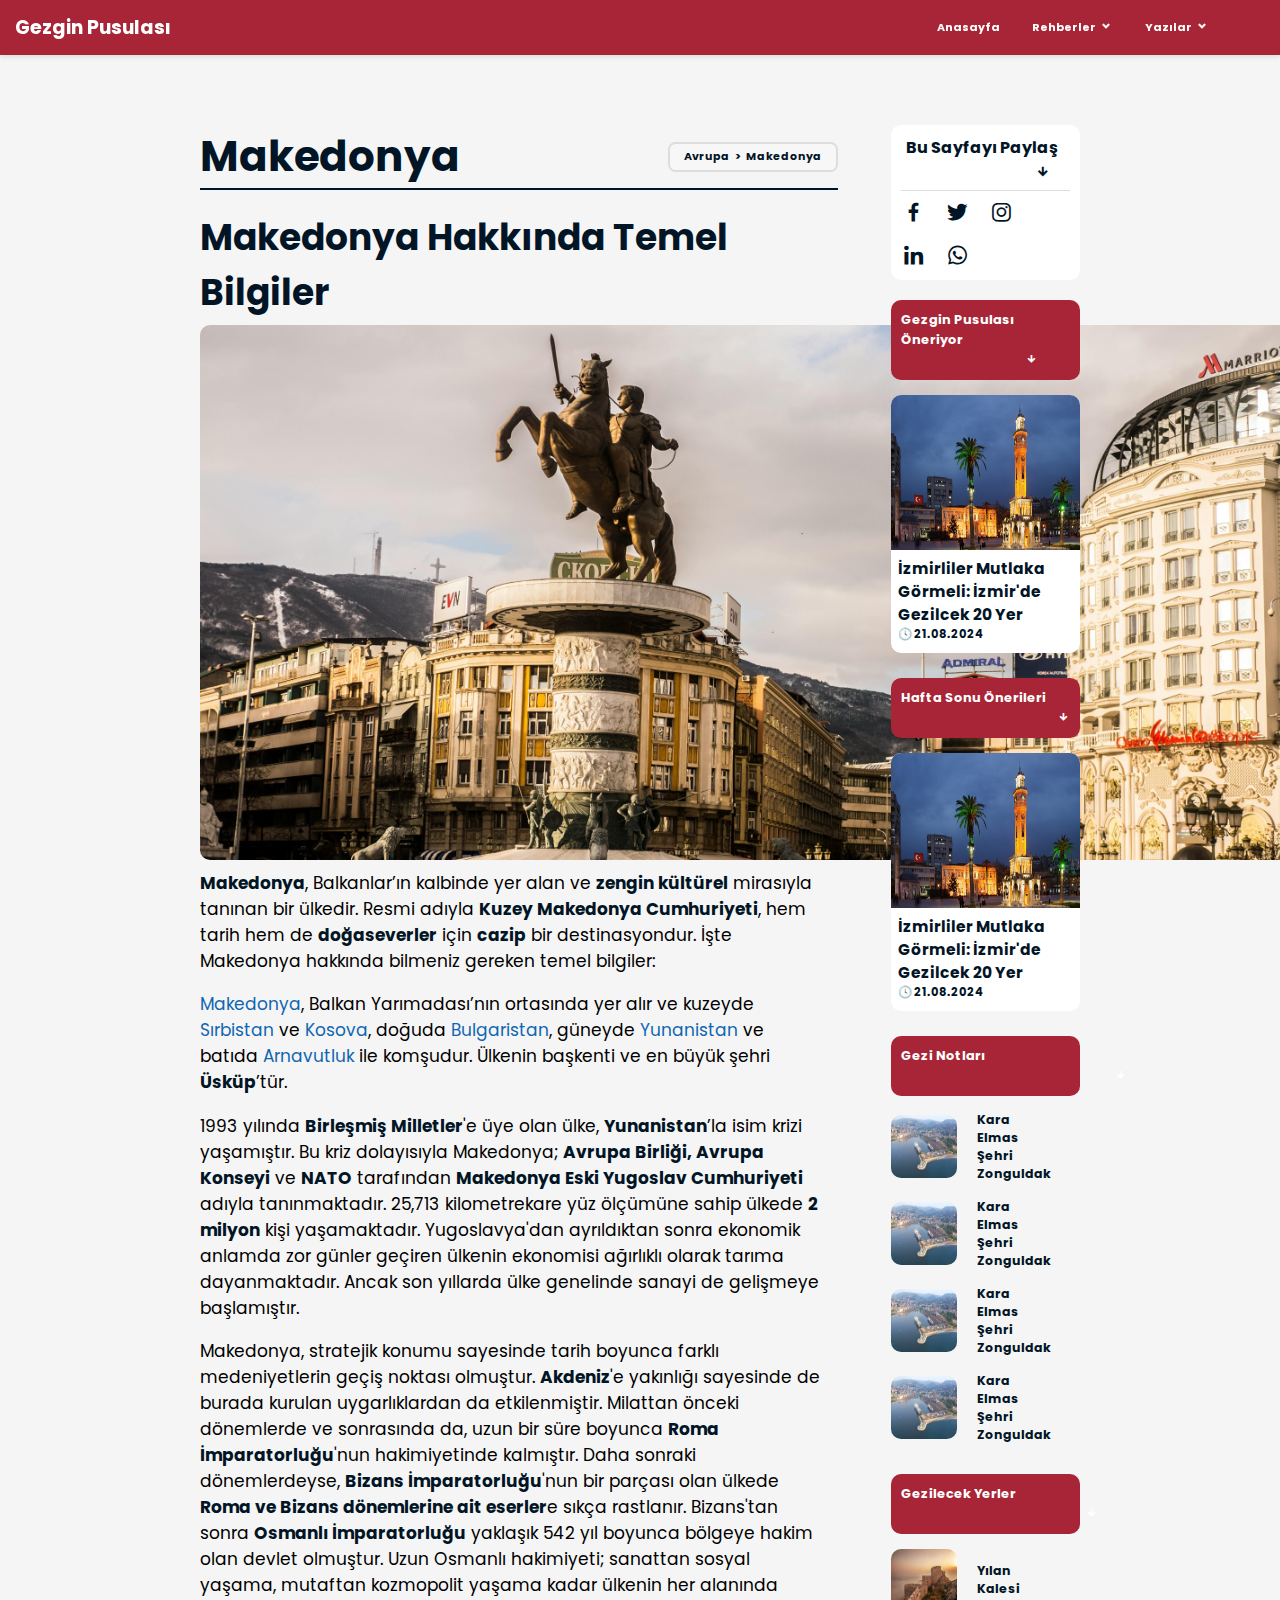
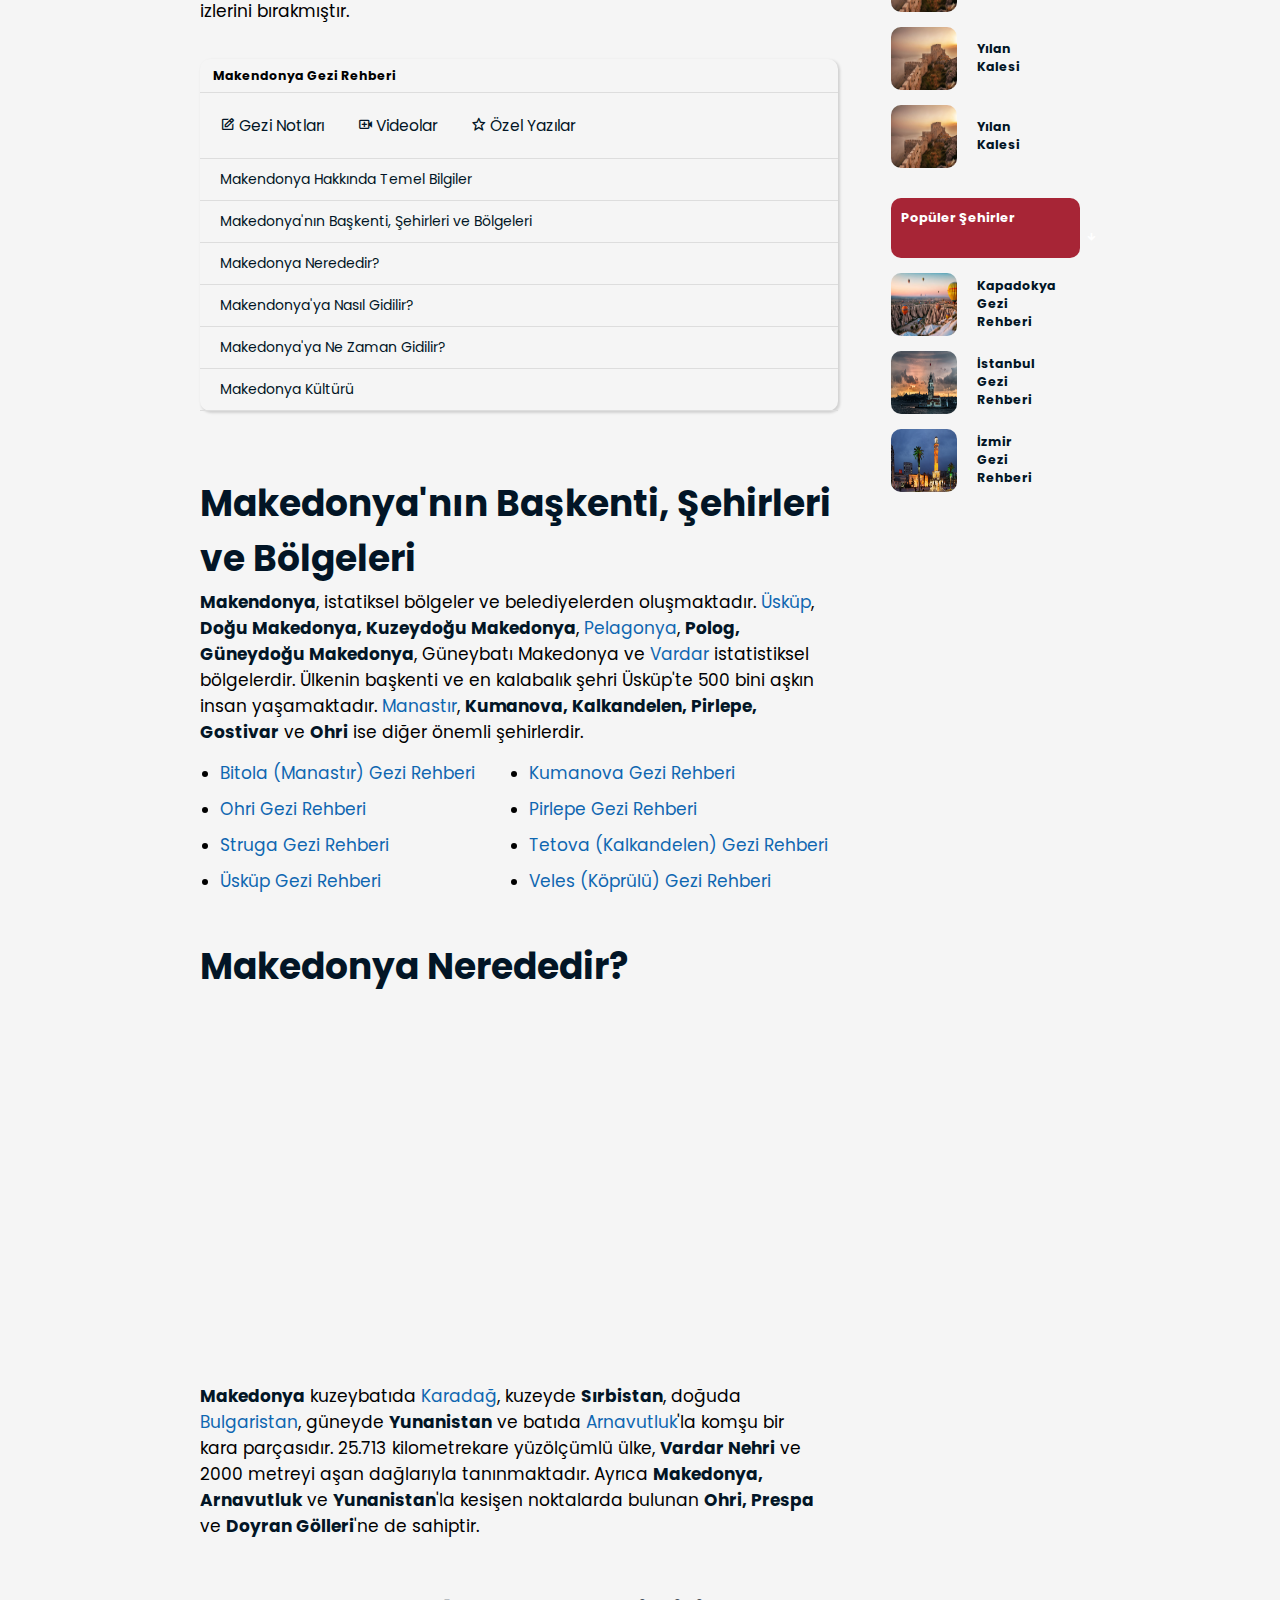
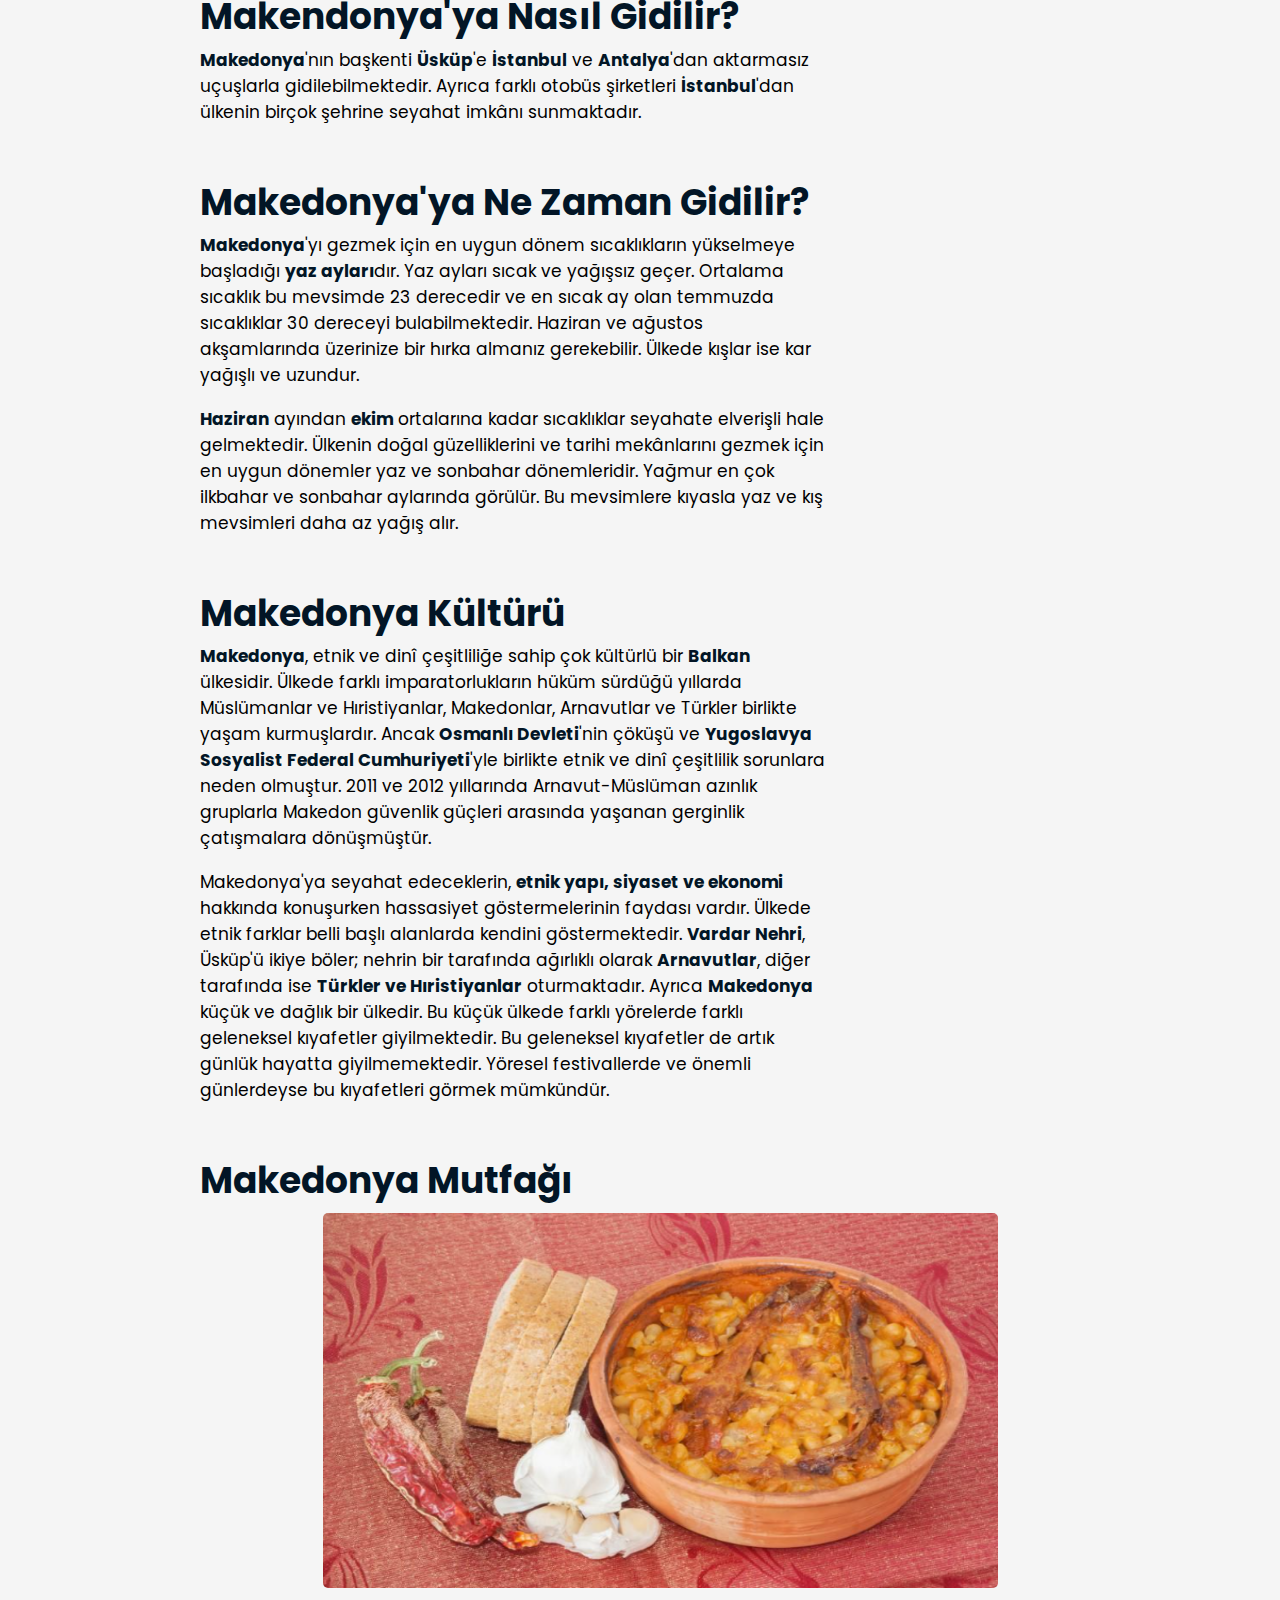
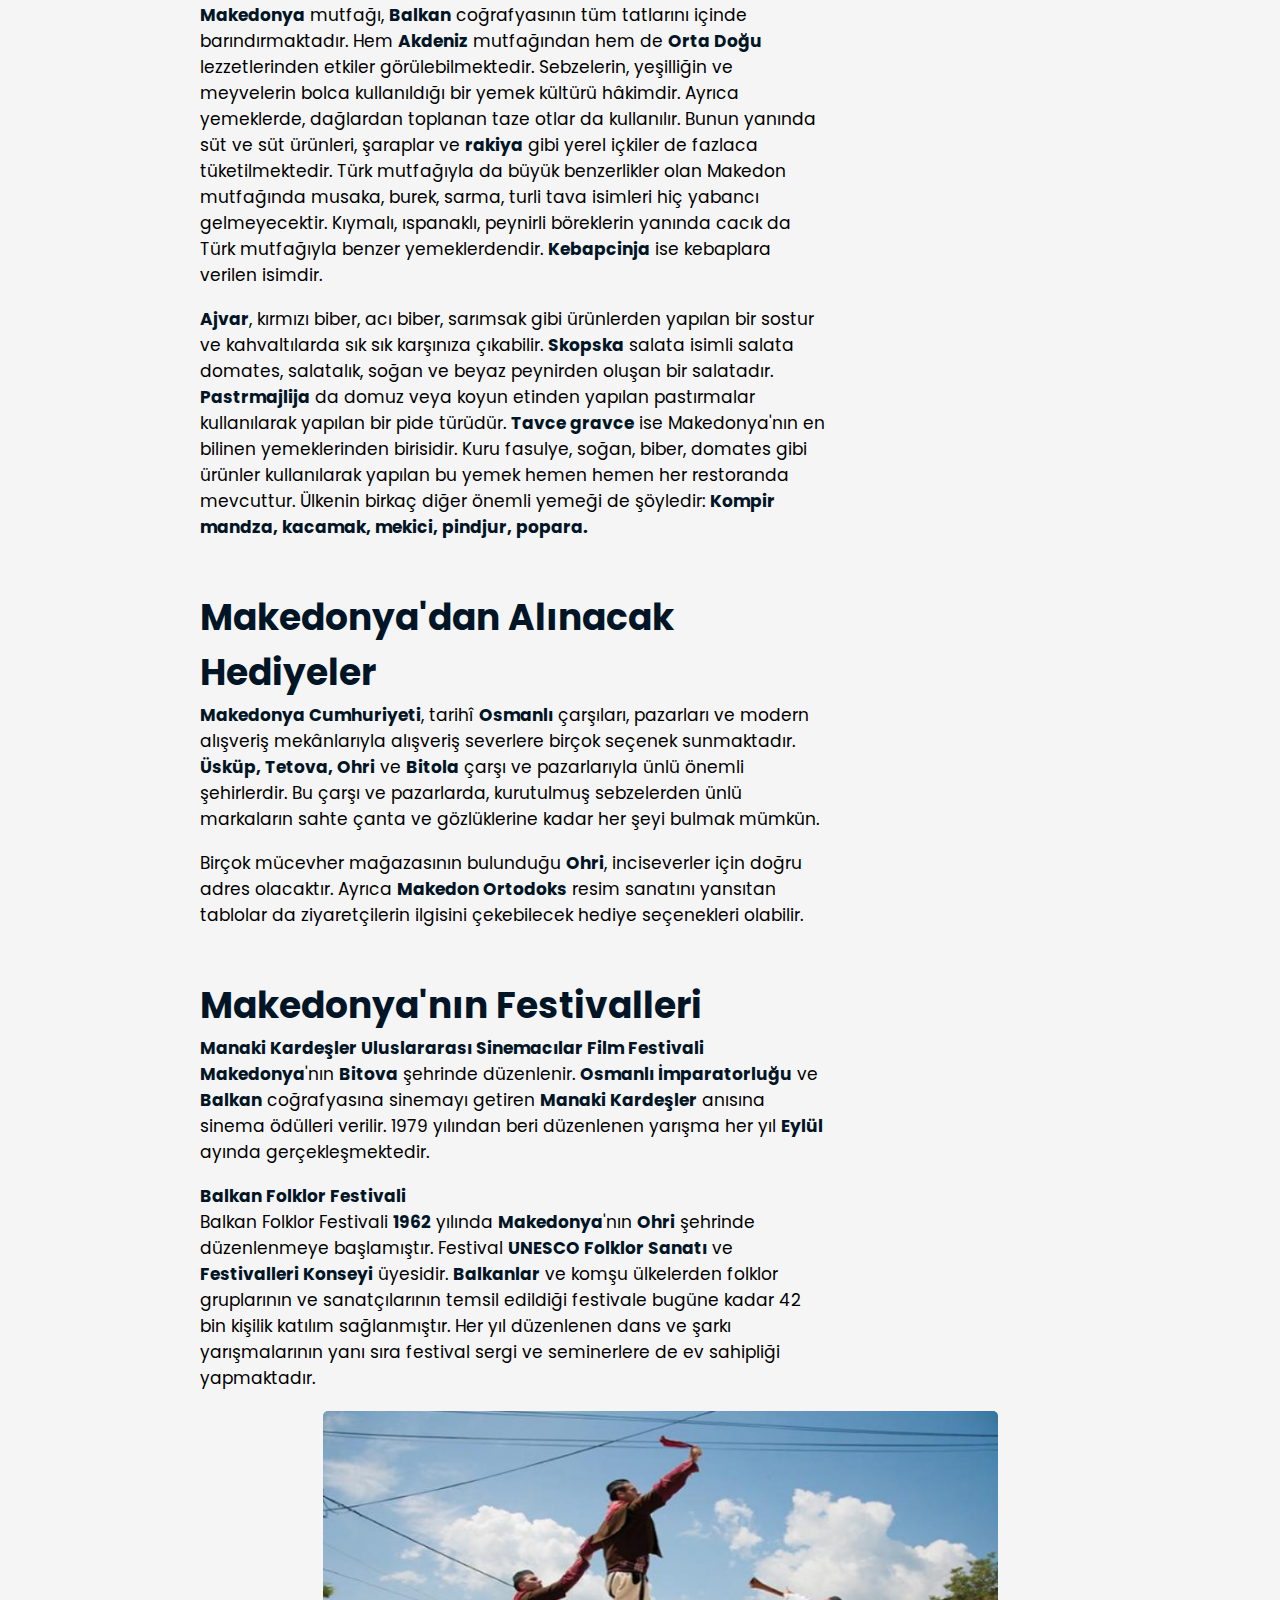
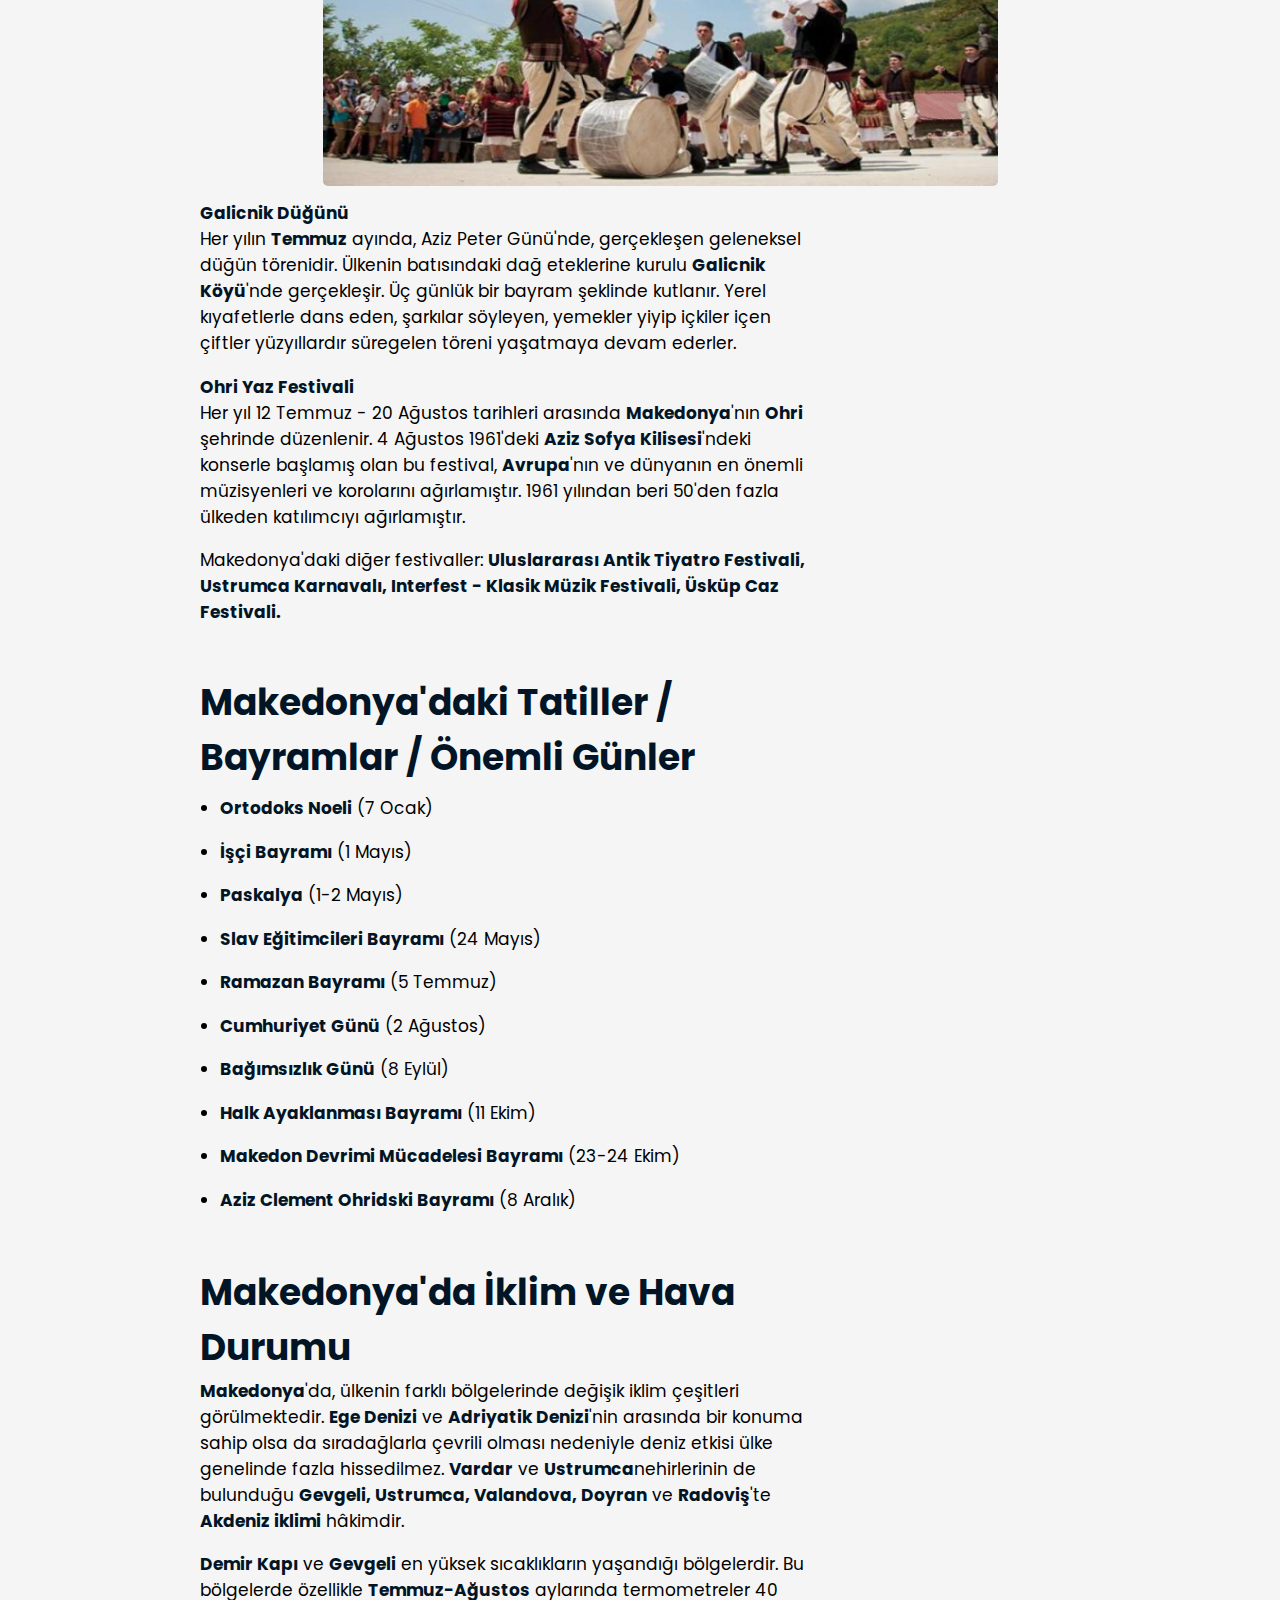
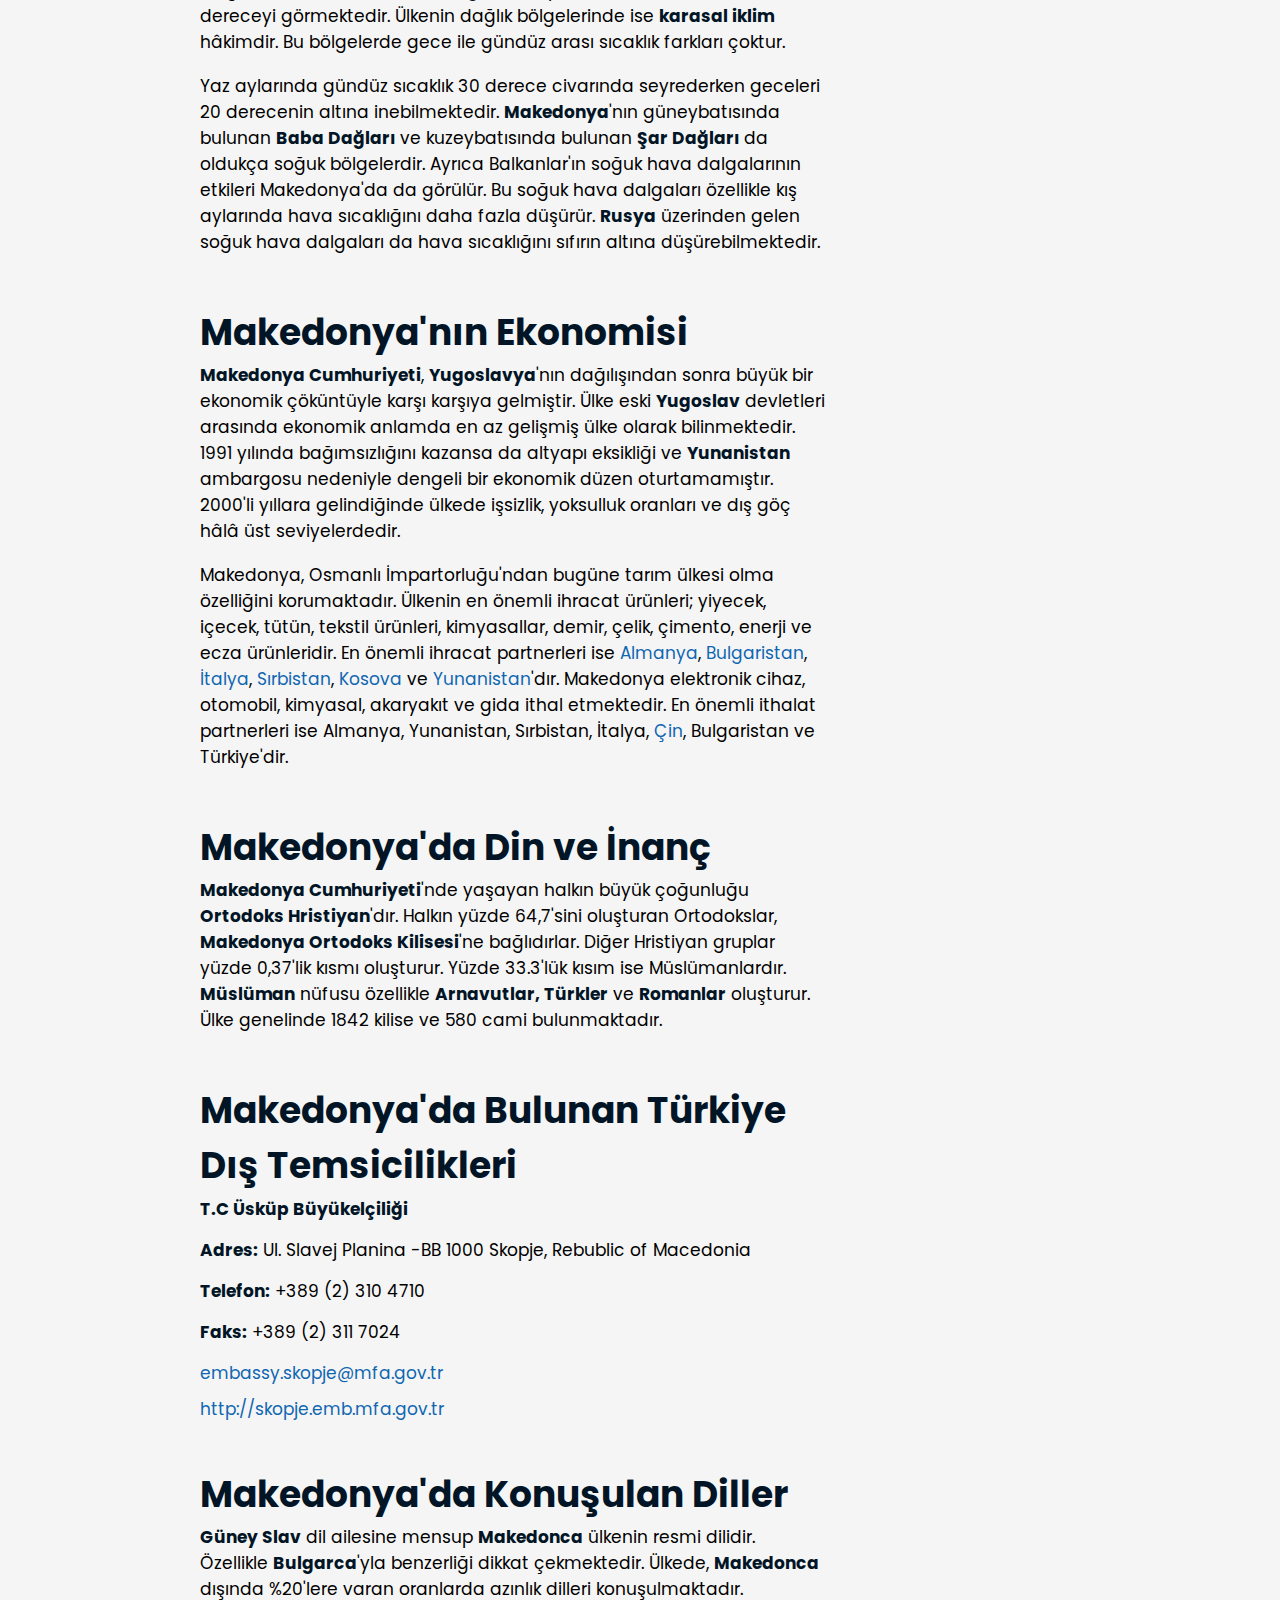
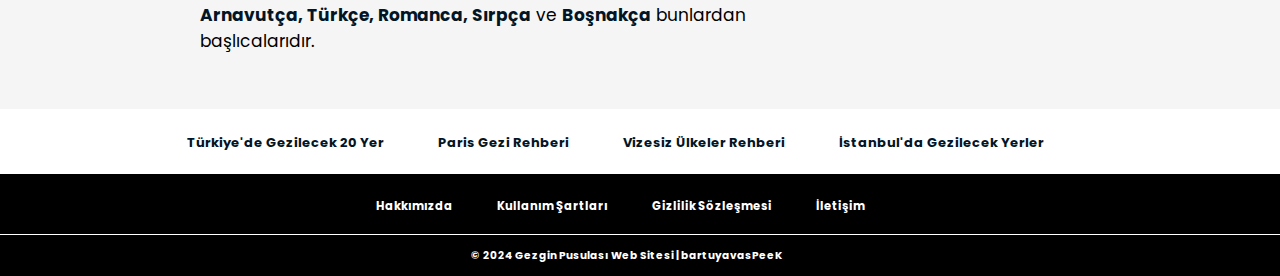
<file: rehber sitesi/Rehberler Alanı/Ülkeler Alanı/Avrupa/Makedonya Alanı/makedonya.html>
<!DOCTYPE html>
<html lang="en">
<head>
    <meta charset="UTF-8">
    <meta name="viewport" content="width=device-width, initial-scale=1.0">
    <title>Gezgin Pusulası | Makendonya Gezi Rehberi | bartuyavasPeeK</title>
    <link rel="stylesheet" href="style.css">
    <link href='https://unpkg.com/boxicons@2.1.4/css/boxicons.min.css' rel='stylesheet'>
</head>
<body>
    <header>
        <div class="header-logo">
            <a href="/rehber sitesi/index.html" title="Gezgin Pusulası">Gezgin Pusulası</a>
        </div>
        <div class="nav">
            <ul>
                <li><a href="/rehber sitesi/index.html" title="Anasayfa">Anasayfa</a></li>
                <li class="dropdown">
                    <a href="#" title="Rehberler">Rehberler <span><i class='bx bxs-chevron-down'></i></span></a>
                    <div class="dropdown-content">
                        <a href="/rehber sitesi/Rehberler Alanı/Kıtalar Alanı/kıtalar.html" title="Kıtalar">Kıtalar</a>
                        <a href="/rehber sitesi/Rehberler Alanı/Ülkeler Alanı/ulkeler.html" title="Ülkeler">Ülkeler</a>
                        <a href="/rehber sitesi/Rehberler Alanı/Şehirler Alanı/sehirler.html" title="Şehirler">Şehirler</a>
                    </div>
                </li>
                <li class="dropdown">
                    <a href="#" title="Yazılar">Yazılar <span><i class='bx bxs-chevron-down'></i></span></a>
                    <div class="dropdown-content">
                        <a href="/rehber sitesi/Yazılar Alanı/Gezi Notları/gezi-notlari.html" title="Gezi Notları">Gezi Notları</a>
                        <a href="/rehber sitesi/Yazılar Alanı/Gezilecek Yerler/gezilecek-yerler.html" title="Gezilecek Yerler">Gezilecek Yerler</a>
                        <a href="/rehber sitesi/Yazılar Alanı/Özel Yazılar/ozel-yazilar.html" title="Özel Yazılar">Özel Yazılar</a>
                    </div>
                </li>
            </ul>
        </div>
    </header>

    <section class="macedonia-area">
        <!-- left-side -->
        <div class="left-side">
            <div class="macedonia-title"> 
                <h1>Makedonya</h1>
                <div class="recipes">
                    <nav aria-label="breadcrumb">
                        <ol class="breadcrumb">
                            <li class="breadcrumb-item"><a href="/rehber sitesi/Rehberler Alanı/Kıtalar Alanı/Avrupa Alanı/avrupa.html">Avrupa</a></li>
                            <li class="breadcrumb-item"><a href="/rehber sitesi/Rehberler Alanı/Kıtalar Alanı/Avrupa Alanı/Makedonya Alanı/makedonya.html">Makedonya</a></li>
                        </ol>
                    </nav>
                </div>
            </div>
            <div class="macedonia-promotion-article" id="temel-bilgiler">
                <h2 class="title-top">Makedonya Hakkında Temel Bilgiler</h2>
                <img src="/rehber sitesi/img/Avrupa Ülkeleri/makedonya.jpg" alt="Makedonya Resmi">
                <p>
                    <b>Makedonya</b>, Balkanlar’ın kalbinde yer alan ve <b>zengin kültürel</b> mirasıyla tanınan bir ülkedir. Resmi adıyla <b>Kuzey Makedonya Cumhuriyeti</b>, hem tarih hem de <b>doğaseverler</b> için <b>cazip</b> bir destinasyondur. İşte Makedonya hakkında bilmeniz gereken temel bilgiler:
                </p>
                <p>
                    <a href="#" class="links1">Makedonya</a>, Balkan Yarımadası’nın ortasında yer alır ve kuzeyde <a href="#" class="links1">Sırbistan</a> ve <a href="#" class="links1">Kosova</a>, doğuda <a href="#" class="links1">Bulgaristan</a>, güneyde <a href="#" class="links1">Yunanistan</a> ve batıda <a href="#" class="links1">Arnavutluk</a> ile komşudur. Ülkenin başkenti ve en büyük şehri <b>Üsküp</b>’tür.
                </p>
                <p>
                    1993 yılında <b>Birleşmiş Milletler</b>'e üye olan ülke, <b>Yunanistan</b>’la isim krizi yaşamıştır. Bu kriz dolayısıyla Makedonya; <b>Avrupa Birliği, Avrupa Konseyi</b> ve <b>NATO</b> tarafından <b>Makedonya Eski Yugoslav Cumhuriyeti</b> adıyla tanınmaktadır. 25,713 kilometrekare yüz ölçümüne sahip ülkede <b>2 milyon</b> kişi yaşamaktadır. Yugoslavya'dan ayrıldıktan sonra ekonomik anlamda zor günler geçiren ülkenin ekonomisi ağırlıklı olarak tarıma dayanmaktadır. Ancak son yıllarda ülke genelinde sanayi de gelişmeye başlamıştır.
                </p>
                <p>
                    Makedonya, stratejik konumu sayesinde tarih boyunca farklı medeniyetlerin geçiş noktası olmuştur. <b>Akdeniz</b>'e yakınlığı sayesinde de burada kurulan uygarlıklardan da etkilenmiştir. Milattan önceki dönemlerde ve sonrasında da, uzun bir süre boyunca <b>Roma İmparatorluğu</b>'nun hakimiyetinde kalmıştır. Daha sonraki dönemlerdeyse, <b>Bizans İmparatorluğu</b>'nun bir parçası olan ülkede <b>Roma ve Bizans dönemlerine ait eserler</b>e sıkça rastlanır. Bizans'tan sonra <b>Osmanlı İmparatorluğu</b> yaklaşık 542 yıl boyunca bölgeye hakim olan devlet olmuştur. Uzun Osmanlı hakimiyeti; sanattan sosyal yaşama, mutaftan kozmopolit yaşama kadar ülkenin her alanında izlerini bırakmıştır.
                </p>
            </div>

            <div class="macedonia-fast-guide-area">
                <h4>Makendonya Gezi Rehberi</h4>
                <div class="macedonia-fast-guide-links">
                    <ul>
                        <li><a href="#"><i class='bx bx-edit'></i>Gezi Notları</a></li>
                        <li><a href="#"><i class='bx bx-video-plus'></i>Videolar</a></li>
                        <li><a href="#"><i class='bx bx-star'></i>Özel Yazılar</a></li>
                    </ul>
                </div>
                <div class="content">
                    <ul class="scroll-list">
                        <li class="top"><a href="#temel-bilgiler">Makendonya Hakkında Temel Bilgiler</a></li>
                        <li><a href="#baskent-sehirler">Makedonya'nın Başkenti, Şehirleri ve Bölgeleri</a></li>
                        <li><a href="#nerededir?">Makedonya Nerededir?</a></li>
                        <li><a href="#nasil-gidilir">Makendonya'ya Nasıl Gidilir?</a></li>
                        <li><a href="#ne-zaman-gidilir">Makedonya'ya Ne Zaman Gidilir?</a></li>
                        <li><a href="#kultur">Makedonya Kültürü</a></li>
                        <li><a href="#mutfak">Makedonya Mutfağı</a></li>
                        <li><a href="#hediyeler">Makedonya'dan Alınacak Hediyeler</a></li>
                        <li><a href="#festivaller">Makedonya'nın Festivalleri</a></li>
                        <li><a href="#ozel-gunler">Makedonya'daki Tatiller / Bayramlar / Önemli Günler</a></li>
                        <li><a href="#hava-durumu">Makedonya'da İklim ve Hava Durumu</a></li>
                        <li><a href="#ekonomi">Makedonya'nın Ekonomisi</a></li>
                        <li><a href="#din-inanc">Makedonya'da Din ve İnanç</a></li>
                        <li><a href="#dis-temsicilikleri">Makedonya'da Bulunan Türkiye Dış Temsicilikleri</a></li>
                        <li><a href="#dil">Makedonya'da Konuşulan Diller</a></li>
                    </ul>
                </div>
            </div>

            <div class="capital-cities-regions-of-macedonia" id="baskent-sehirler">
                <h2 class="title">Makedonya'nın Başkenti, Şehirleri ve Bölgeleri</h2>
                <p>
                    <b>Makendonya</b>, istatiksel bölgeler ve belediyelerden oluşmaktadır. <a href="#" class="links1">Üsküp</a>, <b>Doğu Makedonya, Kuzeydoğu Makedonya</b>, <a href="#" class="links1">Pelagonya</a>, <b>Polog, Güneydoğu Makedonya</b>, Güneybatı Makedonya ve <a href="#" class="links1">Vardar</a> istatistiksel bölgelerdir. Ülkenin başkenti ve en kalabalık şehri Üsküp'te 500 bini aşkın insan yaşamaktadır. <a href="#" class="links1">Manastır</a>, <b>Kumanova, Kalkandelen, Pirlepe, Gostivar</b> ve <b>Ohri</b> ise diğer önemli şehirlerdir. 
                </p>
                <div class="cities-area">
                    <ul class="cities-items">
                        <li class="cities-item"><a href="#" class="links1">Bitola (Manastır) Gezi Rehberi</a></li>
                        <li class="cities-item"><a href="#" class="links1">Kumanova Gezi Rehberi</a></li>
                        <li class="cities-item"><a href="#" class="links1">Ohri Gezi Rehberi</a></li>
                        <li class="cities-item"><a href="#" class="links1">Pirlepe Gezi Rehberi</a></li>
                        <li class="cities-item"><a href="#" class="links1">Struga Gezi Rehberi</a></li>
                        <li class="cities-item"><a href="#" class="links1">Tetova (Kalkandelen) Gezi Rehberi</a></li>
                        <li class="cities-item"><a href="/rehber sitesi/Rehberler Alanı/Ülkeler Alanı/Avrupa/Makedonya Alanı/Üsküp/uskup.html" class="links1">Üsküp Gezi Rehberi</a></li>
                        <li class="cities-item"><a href="#" class="links1">Veles (Köprülü) Gezi Rehberi</a></li>
                    </ul>
                </div>
            </div>

            <div class="where-is-macedonia-area" id="nerededir?">
                <h2 class="title">Makedonya Nerededir?</h2>
                <div class="maps">
                <iframe
                    src="https://www.google.com/maps/embed?pb=!1m18!1m12!1m3!1d3852182.9265040424!2d19.171920201387366!3d41.57520263972969!2m3!1f0!2f0!3f0!3m2!1i1024!2i768!4f13.1!3m3!1m2!1s0x13541577b2b4d8a7%3A0x6a1e9f57c0f47d5a!2sNorth%20Macedonia!5e0!3m2!1str!2str!4v1693730045090!5m2!1str!2str"
                    width="675"
                    height="375"
                    style="border:0; border-radius: 5px; overflow: hidden;"
                    allowfullscreen=""
                    loading="lazy"
                    referrerpolicy="no-referrer-when-downgrade">
                </iframe>
                </div>
                <p>
                    <b>Makedonya</b> kuzeybatıda <a href="#" class="links1">Karadağ</a>, kuzeyde <b>Sırbistan</b>, doğuda <a href="#" class="links1">Bulgaristan</a>, güneyde <b>Yunanistan</b> ve batıda <a href="#" class="links1">Arnavutluk</a>'la komşu bir kara parçasıdır. 25.713 kilometrekare yüzölçümlü ülke, <b>Vardar Nehri</b> ve 2000 metreyi aşan dağlarıyla tanınmaktadır. Ayrıca <b>Makedonya, Arnavutluk</b> ve <b>Yunanistan</b>'la kesişen noktalarda bulunan <b>Ohri, Prespa</b> ve <b>Doyran Gölleri</b>'ne de sahiptir.
                </p>
            </div>

            <div class="how-to-visit-macedonia-area" id="nasil-gidilir">
                <h2 class="title">Makendonya'ya Nasıl Gidilir?</h2>
                <p>
                    <b>Makedonya</b>'nın başkenti <b>Üsküp</b>'e <b>İstanbul</b> ve <b>Antalya</b>'dan aktarmasız uçuşlarla gidilebilmektedir. Ayrıca farklı otobüs şirketleri <b>İstanbul</b>'dan ülkenin birçok şehrine seyahat imkânı sunmaktadır.
                </p>
            </div>

            <div class="when-to-visit-macedonia-area" id="ne-zaman-gidilir">
                <h2 class="title">Makedonya'ya Ne Zaman Gidilir?</h2>
                <p>
                    <b>Makedonya</b>'yı gezmek için en uygun dönem sıcaklıkların yükselmeye başladığı <b>yaz ayları</b>dır. Yaz ayları sıcak ve yağışsız geçer. Ortalama sıcaklık bu mevsimde 23 derecedir ve en sıcak ay olan temmuzda sıcaklıklar 30 dereceyi bulabilmektedir. Haziran ve ağustos akşamlarında üzerinize bir hırka almanız gerekebilir. Ülkede kışlar ise kar yağışlı ve uzundur.
                </p>
                <p>
                    <b>Haziran</b> ayından <b>ekim</b> ortalarına kadar sıcaklıklar seyahate elverişli hale gelmektedir. Ülkenin doğal güzelliklerini ve tarihi mekânlarını gezmek için en uygun dönemler yaz ve sonbahar dönemleridir. Yağmur en çok ilkbahar ve sonbahar aylarında görülür. Bu mevsimlere kıyasla yaz ve kış mevsimleri daha az yağış alır.
                </p>
            </div>

            <div class="macedonia-culture-area" id="kultur">
                <h2 class="title">Makedonya Kültürü</h2>
                <p>
                    <b>Makedonya</b>, etnik ve dinî çeşitliliğe sahip çok kültürlü bir <b>Balkan</b> ülkesidir. Ülkede farklı imparatorlukların hüküm sürdüğü yıllarda Müslümanlar ve Hıristiyanlar, Makedonlar, Arnavutlar ve Türkler birlikte yaşam kurmuşlardır. Ancak <b>Osmanlı Devleti</b>'nin çöküşü ve <b>Yugoslavya Sosyalist Federal Cumhuriyeti</b>'yle birlikte etnik ve dinî çeşitlilik sorunlara neden olmuştur. 2011 ve 2012 yıllarında Arnavut-Müslüman azınlık gruplarla Makedon güvenlik güçleri arasında yaşanan gerginlik çatışmalara dönüşmüştür.
                </p>
                <p>
                    Makedonya'ya seyahat edeceklerin, <b>etnik yapı, siyaset ve ekonomi</b> hakkında konuşurken hassasiyet göstermelerinin faydası vardır. Ülkede etnik farklar belli başlı alanlarda kendini göstermektedir. <b>Vardar Nehri</b>, Üsküp'ü ikiye böler; nehrin bir tarafında ağırlıklı olarak <b>Arnavutlar</b>, diğer tarafında ise <b>Türkler ve Hıristiyanlar</b> oturmaktadır. Ayrıca <b>Makedonya</b> küçük ve dağlık bir ülkedir. Bu küçük ülkede farklı yörelerde farklı geleneksel kıyafetler giyilmektedir. Bu geleneksel kıyafetler de artık günlük hayatta giyilmemektedir. Yöresel festivallerde ve önemli günlerdeyse bu kıyafetleri görmek mümkündür.
                </p>
            </div>

            <div class="macedonia-kitchen-area" id="mutfak">   
                <h2 class="title">Makedonya Mutfağı</h2>
                <div class="mutfak-img">
                    <img src="/rehber sitesi/Rehberler Alanı/Ülkeler Alanı/Avrupa/Makedonya Alanı/img/makedonya-yemek-img.png" alt="">
                </div>
                <p>
                    <b>Makedonya</b> mutfağı, <b>Balkan</b> coğrafyasının tüm tatlarını içinde barındırmaktadır. Hem <b>Akdeniz</b> mutfağından hem de <b>Orta Doğu</b> lezzetlerinden etkiler görülebilmektedir. Sebzelerin, yeşilliğin ve meyvelerin bolca kullanıldığı bir yemek kültürü hâkimdir. Ayrıca yemeklerde, dağlardan toplanan taze otlar da kullanılır. Bunun yanında süt ve süt ürünleri, şaraplar ve <b>rakiya</b> gibi yerel içkiler de fazlaca tüketilmektedir. Türk mutfağıyla da büyük benzerlikler olan Makedon mutfağında musaka, burek, sarma, turli tava isimleri hiç yabancı gelmeyecektir. Kıymalı, ıspanaklı, peynirli böreklerin yanında cacık da Türk mutfağıyla benzer yemeklerdendir. <b>Kebapcinja</b> ise kebaplara verilen isimdir.
                </p>
                <p>
                    <b>Ajvar</b>, kırmızı biber, acı biber, sarımsak gibi ürünlerden yapılan bir sostur ve kahvaltılarda sık sık karşınıza çıkabilir. <b>Skopska</b> salata isimli salata domates, salatalık, soğan ve beyaz peynirden oluşan bir salatadır. <b>Pastrmajlija</b> da domuz veya koyun etinden yapılan pastırmalar kullanılarak yapılan bir pide türüdür. <b>Tavce gravce</b> ise Makedonya'nın en bilinen yemeklerinden birisidir. Kuru fasulye, soğan, biber, domates gibi ürünler kullanılarak yapılan bu yemek hemen hemen her restoranda mevcuttur. Ülkenin birkaç diğer önemli yemeği de şöyledir: <b>Kompir mandza, kacamak, mekici, pindjur, popara.</b>
                </p>
            </div>

            <div class="gifts-from-macedonia-area" id="hediyeler">
                <h2 class="title">Makedonya'dan Alınacak Hediyeler</h2>
                <p>
                    <b>Makedonya Cumhuriyeti</b>, tarihî <b>Osmanlı</b> çarşıları, pazarları ve modern alışveriş mekânlarıyla alışveriş severlere birçok seçenek sunmaktadır. <b>Üsküp, Tetova, Ohri</b> ve <b>Bitola</b> çarşı ve pazarlarıyla ünlü önemli şehirlerdir. Bu çarşı ve pazarlarda, kurutulmuş sebzelerden ünlü markaların sahte çanta ve gözlüklerine kadar her şeyi bulmak mümkün.
                </p>
                <p>
                    Birçok mücevher mağazasının bulunduğu <b>Ohri</b>, inciseverler için doğru adres olacaktır. Ayrıca <b>Makedon Ortodoks</b> resim sanatını yansıtan tablolar da ziyaretçilerin ilgisini çekebilecek hediye seçenekleri olabilir.
                </p>
            </div>

            <div class="festivals-in-macedonia-area" id="festivaller">
                <h2 class="title">Makedonya'nın Festivalleri</h2>
                <p>
                    <b>Manaki Kardeşler Uluslararası Sinemacılar Film Festivali</b>
                    <br>
                    <b>Makedonya</b>'nın <b>Bitova</b> şehrinde düzenlenir. <b>Osmanlı İmparatorluğu</b> ve <b>Balkan</b> coğrafyasına sinemayı getiren <b>Manaki Kardeşler</b> anısına sinema ödülleri verilir. 1979 yılından beri düzenlenen yarışma her yıl <b>Eylül</b> ayında gerçekleşmektedir.
                </p>
                <p>
                    <b>Balkan Folklor Festivali</b>
                    <br>
                    Balkan Folklor Festivali <b>1962</b> yılında <b>Makedonya</b>'nın <b>Ohri</b> şehrinde düzenlenmeye başlamıştır. Festival <b>UNESCO Folklor Sanatı</b> ve <b>Festivalleri Konseyi</b> üyesidir. <b>Balkanlar</b> ve komşu ülkelerden folklor gruplarının ve sanatçılarının temsil edildiği festivale bugüne kadar 42 bin kişilik katılım sağlanmıştır. Her yıl düzenlenen dans ve şarkı yarışmalarının yanı sıra festival sergi ve seminerlere de ev sahipliği yapmaktadır.
                </p>
                <div class="festival-img">
                    <img src="/rehber sitesi/Rehberler Alanı/Ülkeler Alanı/Avrupa/Makedonya Alanı/img/makedonya-festival-img.png" alt="">
                </div>
                <p>
                    <b>Galicnik Düğünü</b>
                    <br>
                    Her yılın <b>Temmuz</b> ayında, Aziz Peter Günü'nde, gerçekleşen geleneksel düğün törenidir. Ülkenin batısındaki dağ eteklerine kurulu <b>Galicnik Köyü</b>'nde gerçekleşir. Üç günlük bir bayram şeklinde kutlanır. Yerel kıyafetlerle dans eden, şarkılar söyleyen, yemekler yiyip içkiler içen çiftler yüzyıllardır süregelen töreni yaşatmaya devam ederler.
                </p>
                <p>
                    <b>Ohri Yaz Festivali</b>
                    <br>
                    Her yıl 12 Temmuz - 20 Ağustos tarihleri arasında <b>Makedonya</b>'nın <b>Ohri</b> şehrinde düzenlenir. 4 Ağustos 1961'deki <b>Aziz Sofya Kilisesi</b>'ndeki konserle başlamış olan bu festival, <b>Avrupa</b>'nın ve dünyanın en önemli müzisyenleri ve korolarını ağırlamıştır. 1961 yılından beri 50'den fazla ülkeden katılımcıyı ağırlamıştır.
                </p>
                <p>
                    Makedonya'daki diğer festivaller: <b>Uluslararası Antik Tiyatro Festivali, Ustrumca Karnavalı, Interfest - Klasik Müzik Festivali, Üsküp Caz Festivali.</b>
                </p>
            </div>

            <div class="important-days-area" id="ozel-gunler">
                <h2 class="title">Makedonya'daki Tatiller / Bayramlar / Önemli Günler</h2>
                <ul class="important-days-items">
                    <li class="important-days-item"><b>Ortodoks Noeli</b> (7 Ocak)</li>
                    <li class="important-days-item"><b>İşçi Bayramı</b> (1 Mayıs)</li>
                    <li class="important-days-item"><b>Paskalya</b> (1-2 Mayıs)</li>
                    <li class="important-days-item"><b>Slav Eğitimcileri Bayramı</b> (24 Mayıs)</li>
                    <li class="important-days-item"><b>Ramazan Bayramı</b> (5 Temmuz)</li>
                    <li class="important-days-item"><b>Cumhuriyet Günü</b> (2 Ağustos)</li>
                    <li class="important-days-item"><b>Bağımsızlık Günü</b> (8 Eylül)</li>
                    <li class="important-days-item"><b>Halk Ayaklanması Bayramı</b> (11 Ekim)</li>
                    <li class="important-days-item"><b>Makedon Devrimi Mücadelesi Bayramı</b> (23-24 Ekim)</li>
                    <li class="important-days-item"><b>Aziz Clement Ohridski Bayramı</b> (8 Aralık)</li>
                </ul>
            </div>

            <div class="climate-and-weather-area" id="hava-durumu">
                <h2 class="title">Makedonya'da İklim ve Hava Durumu</h2>
                <p>
                    <b>Makedonya</b>'da, ülkenin farklı bölgelerinde değişik iklim çeşitleri görülmektedir. <b>Ege Denizi</b> ve <b>Adriyatik Denizi</b>'nin arasında bir konuma sahip olsa da sıradağlarla çevrili olması nedeniyle deniz etkisi ülke genelinde fazla hissedilmez. <b>Vardar</b> ve <b>Ustrumca</b>nehirlerinin de bulunduğu <b>Gevgeli, Ustrumca, Valandova, Doyran</b> ve <b>Radoviş</b>'te <b>Akdeniz iklimi</b> hâkimdir.
                </p>
                <p>
                    <b>Demir Kapı</b> ve <b>Gevgeli</b> en yüksek sıcaklıkların yaşandığı bölgelerdir. Bu bölgelerde özellikle <b>Temmuz-Ağustos</b> aylarında termometreler 40 dereceyi görmektedir. Ülkenin dağlık bölgelerinde ise <b>karasal iklim</b> hâkimdir. Bu bölgelerde gece ile gündüz arası sıcaklık farkları çoktur.
                </p>
                <p>
                    Yaz aylarında gündüz sıcaklık 30 derece civarında seyrederken geceleri 20 derecenin altına inebilmektedir. <b>Makedonya</b>'nın güneybatısında bulunan <b>Baba Dağları</b> ve kuzeybatısında bulunan <b>Şar Dağları</b> da oldukça soğuk bölgelerdir. Ayrıca Balkanlar'ın soğuk hava dalgalarının etkileri Makedonya'da da görülür. Bu soğuk hava dalgaları özellikle kış aylarında hava sıcaklığını daha fazla düşürür. <b>Rusya</b> üzerinden gelen soğuk hava dalgaları da hava sıcaklığını sıfırın altına düşürebilmektedir.
                </p>
            </div>

            <div class="economy-field-area" id="ekonomi">
                <h2 class="title">Makedonya'nın Ekonomisi</h2>
                <p>
                    <b>Makedonya Cumhuriyeti</b>, <b>Yugoslavya</b>'nın dağılışından sonra büyük bir ekonomik çöküntüyle karşı karşıya gelmiştir. Ülke eski <b>Yugoslav</b> devletleri arasında ekonomik anlamda en az gelişmiş ülke olarak bilinmektedir. 1991 yılında bağımsızlığını kazansa da altyapı eksikliği ve <b>Yunanistan</b> ambargosu nedeniyle dengeli bir ekonomik düzen oturtamamıştır. 2000'li yıllara gelindiğinde ülkede işsizlik, yoksulluk oranları ve dış göç hâlâ üst seviyelerdedir.
                </p>
                <p>
                    Makedonya, Osmanlı İmpartorluğu'ndan bugüne tarım ülkesi olma özelliğini korumaktadır. Ülkenin en önemli ihracat ürünleri; yiyecek, içecek, tütün, tekstil ürünleri, kimyasallar, demir, çelik, çimento, enerji ve ecza ürünleridir. En önemli ihracat partnerleri ise <a href="#" class="links1">Almanya</a>, <a href="#" class="links1">Bulgaristan</a>, <a href="#" class="links1">İtalya</a>, <a href="#" class="links1">Sırbistan</a>, <a href="#" class="links1">Kosova</a> ve <a href="#" class="links1">Yunanistan</a>'dır. Makedonya elektronik cihaz, otomobil, kimyasal, akaryakıt ve gida ithal etmektedir. En önemli ithalat partnerleri ise Almanya, Yunanistan, Sırbistan, İtalya, <a href="#" class="links1">Çin</a>, Bulgaristan ve Türkiye'dir.
                </p>
            </div>

            <div class="religion-belief-field" id="din-inanc"> 
                <h2 class="title">Makedonya'da Din ve İnanç</h2>
                <p>
                    <b>Makedonya Cumhuriyeti</b>'nde yaşayan halkın büyük çoğunluğu <b>Ortodoks Hristiyan</b>'dır. Halkın yüzde 64,7'sini oluşturan Ortodokslar, <b>Makedonya Ortodoks Kilisesi</b>'ne bağlıdırlar. Diğer Hristiyan gruplar yüzde 0,37'lik kısmı oluşturur. Yüzde 33.3'lük kısım ise Müslümanlardır. <b>Müslüman</b> nüfusu özellikle <b>Arnavutlar, Türkler</b> ve <b>Romanlar</b> oluşturur. Ülke genelinde 1842 kilise ve 580 cami bulunmaktadır.
                </p>
            </div>

            <div class="external-representations-area" id="dis-temsicilikleri">
                <h2 class="title">Makedonya'da Bulunan Türkiye Dış Temsicilikleri</h2>
                <p><b>T.C Üsküp Büyükelçiliği</b></p>
                <p class="text"><b>Adres:</b> Ul. Slavej Planina -BB 1000 Skopje, Rebublic of Macedonia</p>
                <p class="text"><b>Telefon:</b> +389 (2) 310 4710</p>
                <p class="text"><b>Faks:</b> +389 (2) 311 7024</p>
                <div class="email">
                    <ul class="email-items">
                        <li class="email-item"><a href="mailto:embassy.skopje@mfa.gov.tr" class="links1">embassy.skopje@mfa.gov.tr</a></li>
                        <li class="email-item"><a href="https://skopje-emb.mfa.gov.tr/Mission" class="links1">http://skopje.emb.mfa.gov.tr</a></li>
                    </ul>
                </div>
            </div>

            <div class="language-area" id="dil">
                <h2 class="title">Makedonya'da Konuşulan Diller</h2>
                <p>
                    <b>Güney Slav</b> dil ailesine mensup <b>Makedonca</b> ülkenin resmi dilidir. Özellikle <b>Bulgarca</b>'yla benzerliği dikkat çekmektedir. Ülkede, <b>Makedonca</b> dışında %20'lere varan oranlarda azınlık dilleri konuşulmaktadır. <b>Arnavutça, Türkçe, Romanca, Sırpça</b> ve <b>Boşnakça</b> bunlardan başlıcalarıdır.
                </p>
            </div>
        </div>

        <!-- right-side -->
        <div class="right-side">
            <!-- share-area -->
            <div class="share-area">
                <h3>Bu Sayfayı Paylaş <span><i class='bx bx-down-arrow-alt'></i></span></h3>
                <ul>
                    <li><a href="#" title="Facebook"><i class='bx bxl-facebook'></i></a></li>
                    <li><a href="#" title="Twitter"><i class='bx bxl-twitter'></i></a></li>
                    <li><a href="#" title="İnstagram"><i class='bx bxl-instagram'></i></a></li>
                    <li><a href="#" title="Linkedin"><i class='bx bxl-linkedin'></i></a></li>
                    <li><a href="#" title="Whatsapp"><i class='bx bxl-whatsapp'></i></a></li>
                </ul>
            </div>

            <!-- propasal-area -->
            <div class="propasal-area">
                <h3>Gezgin Pusulası Öneriyor <span><i class='bx bx-down-arrow-alt'></i></span></h3>
            </div>
            <div class="propasal-area-photo">
                <a href="#">
                    <img src="/rehber sitesi/img/izmir_saat_kulesi.PNG" alt="">
                    <h3>İzmirliler Mutlaka Görmeli: İzmir'de Gezilcek 20 Yer</h3>
                    <p class="date">🕓 21.08.2024</p>
                </a>
            </div>

            <!-- weekend-tips-area -->
            <div class="weekend-tips-area">
                <h3>Hafta Sonu Önerileri <span><i class='bx bx-down-arrow-alt'></i></span></h3>
            </div>
            <div class="weekend-tips-area-photo">
                <a href="#">
                    <img src="/rehber sitesi/img/izmir_saat_kulesi.PNG" alt="">
                    <h3>İzmirliler Mutlaka Görmeli: İzmir'de Gezilcek 20 Yer</h3>
                    <p class="date">🕓 21.08.2024</p>
                </a>
            </div>

            <!-- travel-notes-area -->
            <div class="travel-notes-area">
                <h3>Gezi Notları <span><i class='bx bx-down-arrow-alt'></i></span></h3>
            </div>
            <div class="travel-notes-area-photo">
                <div class="photo-item">
                    <a href="#">
                        <img src="/rehber sitesi/img/image-zonguldak_2_0.jpg" alt="">
                        <h3>Kara Elmas Şehri Zonguldak</h3>
                    </a>
                </div>
                <div class="photo-item">
                    <a href="#">
                        <img src="/rehber sitesi/img/image-zonguldak_2_0.jpg" alt="">
                        <h3>Kara Elmas Şehri Zonguldak</h3>
                    </a>
                </div>
                <div class="photo-item">
                    <a href="#">
                        <img src="/rehber sitesi/img/image-zonguldak_2_0.jpg" alt="">
                        <h3>Kara Elmas Şehri Zonguldak</h3>
                    </a>
                </div>
                <div class="photo-item">
                    <a href="#">
                        <img src="/rehber sitesi/img/image-zonguldak_2_0.jpg" alt="">
                        <h3>Kara Elmas Şehri Zonguldak</h3>
                    </a>
                </div>
            </div>

            <!-- places-to-visit-area -->
            <div class="places-to-visit-area">
                <h3>Gezilecek Yerler <span><i class='bx bx-down-arrow-alt'></i></span></h3>
            </div>
            <div class="places-to-visit-area-photo">
                <div class="photo-item">
                    <a href="#">
                        <img src="/rehber sitesi/img/yılan-kalesi.jpg" alt="">
                        <h3>Yılan Kalesi</h3>
                    </a>
                </div>
                <div class="photo-item">
                    <a href="#">
                        <img src="/rehber sitesi/img/yılan-kalesi.jpg" alt="">
                        <h3>Yılan Kalesi</h3>
                    </a>
                </div>
                <div class="photo-item">
                    <a href="#">
                        <img src="/rehber sitesi/img/yılan-kalesi.jpg" alt="">
                        <h3>Yılan Kalesi</h3>
                    </a>
                </div>
            </div>

            <!-- popular-cities-area -->
            <div class="popular-cities-area">
                <h3>Popüler Şehirler <span><i class='bx bx-down-arrow-alt'></i></span></h3>
            </div>
            <div class="popular-cities-area-photo">
                <div class="photo-item">
                    <a href="#">
                        <img src="/rehber sitesi/img/kapadokya.webp" alt="">
                        <h3>Kapadokya <br>Gezi Rehberi</h3>
                    </a>
                </div>
                <div class="photo-item">
                    <a href="#">
                        <img src="/rehber sitesi/img/istanbul-kız-kulesi.jpg" alt="">
                        <h3>İstanbul <br>Gezi Rehberi</h3>
                    </a>
                </div>
                <div class="photo-item">
                    <a href="#">
                        <img src="/rehber sitesi/img/izmir_saat_kulesi.PNG" alt="">
                        <h3 class="title1">İzmir <br>Gezi Rehberi</h3>
                    </a>
                </div>
            </div>
        </div>
    </section>

    <section class="footer-area">
        <div class="footer-nav-area">
            <ul>
                <li><a href="#" class="link2">Türkiye'de Gezilecek 20 Yer</a></li>
                <li><a href="#" class="link2">Paris Gezi Rehberi</a></li>
                <li><a href="#" class="link2">Vizesiz Ülkeler Rehberi</a></li>
                <li><a href="#" class="link2">İstanbul'da Gezilecek Yerler</a></li>
            </ul>
        </div>
    </section>

    <footer>
        <div class="footer-links">
            <ul>
                <li><a href="/rehber sitesi/Hakkımızda Alanı/hakkımızda.html">Hakkımızda</a></li>
                <li><a href="/rehber sitesi/Kullanım Şartları Alanı/kullanım-sartları.html">Kullanım Şartları</a></li>
                <li><a href="/rehber sitesi/Gizlilik Sözleşmesi Alanı/gizlilik-sözlesmesi.html">Gizlilik Sözleşmesi</a></li>
                <li><a href="/rehber sitesi/İletişim Alanı/iletisim.html">İletişim</a></li>
            </ul>
        </div>
        <div class="informative">
            <p>&copy; 2024 Gezgin Pusulası Web Sitesi | <a href="/rehber sitesi/index.html">bartuyavasPeeK</a></p>
        </div>
    </footer>
</body>
</html>
</file>
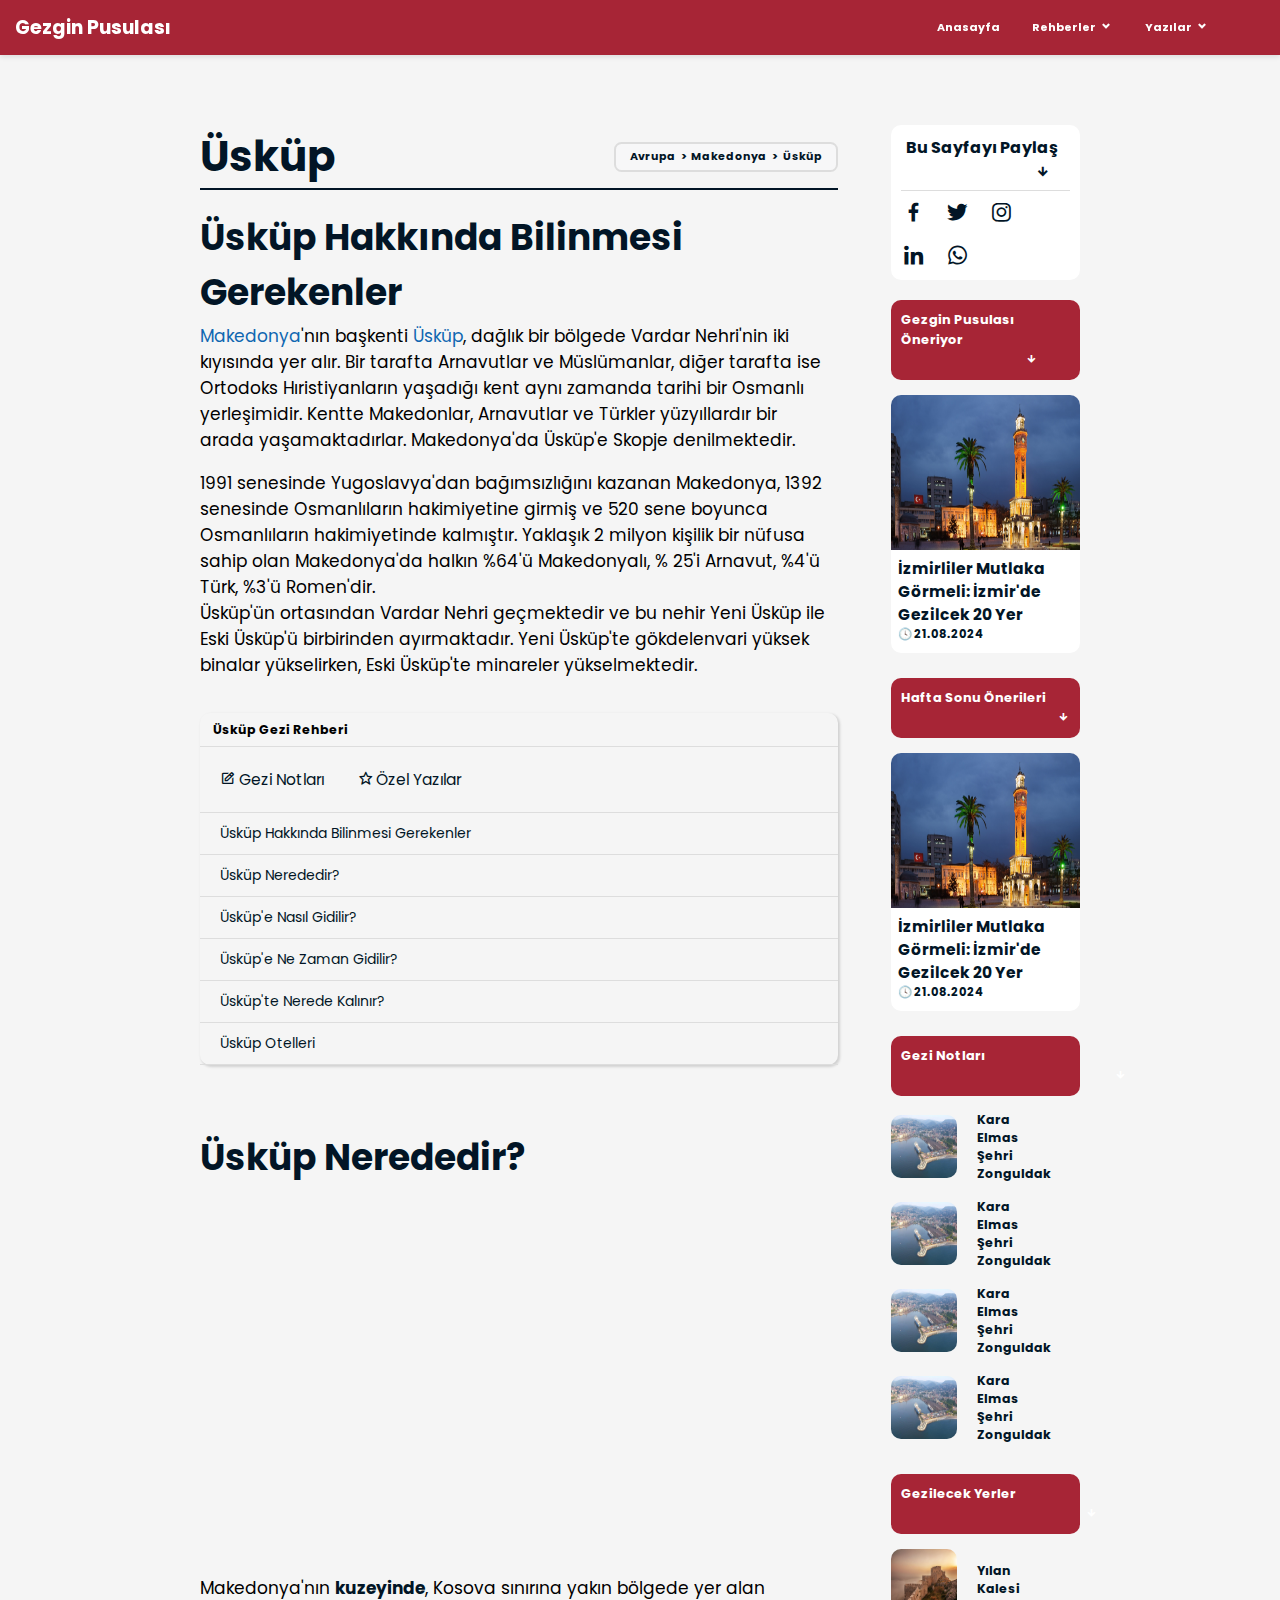
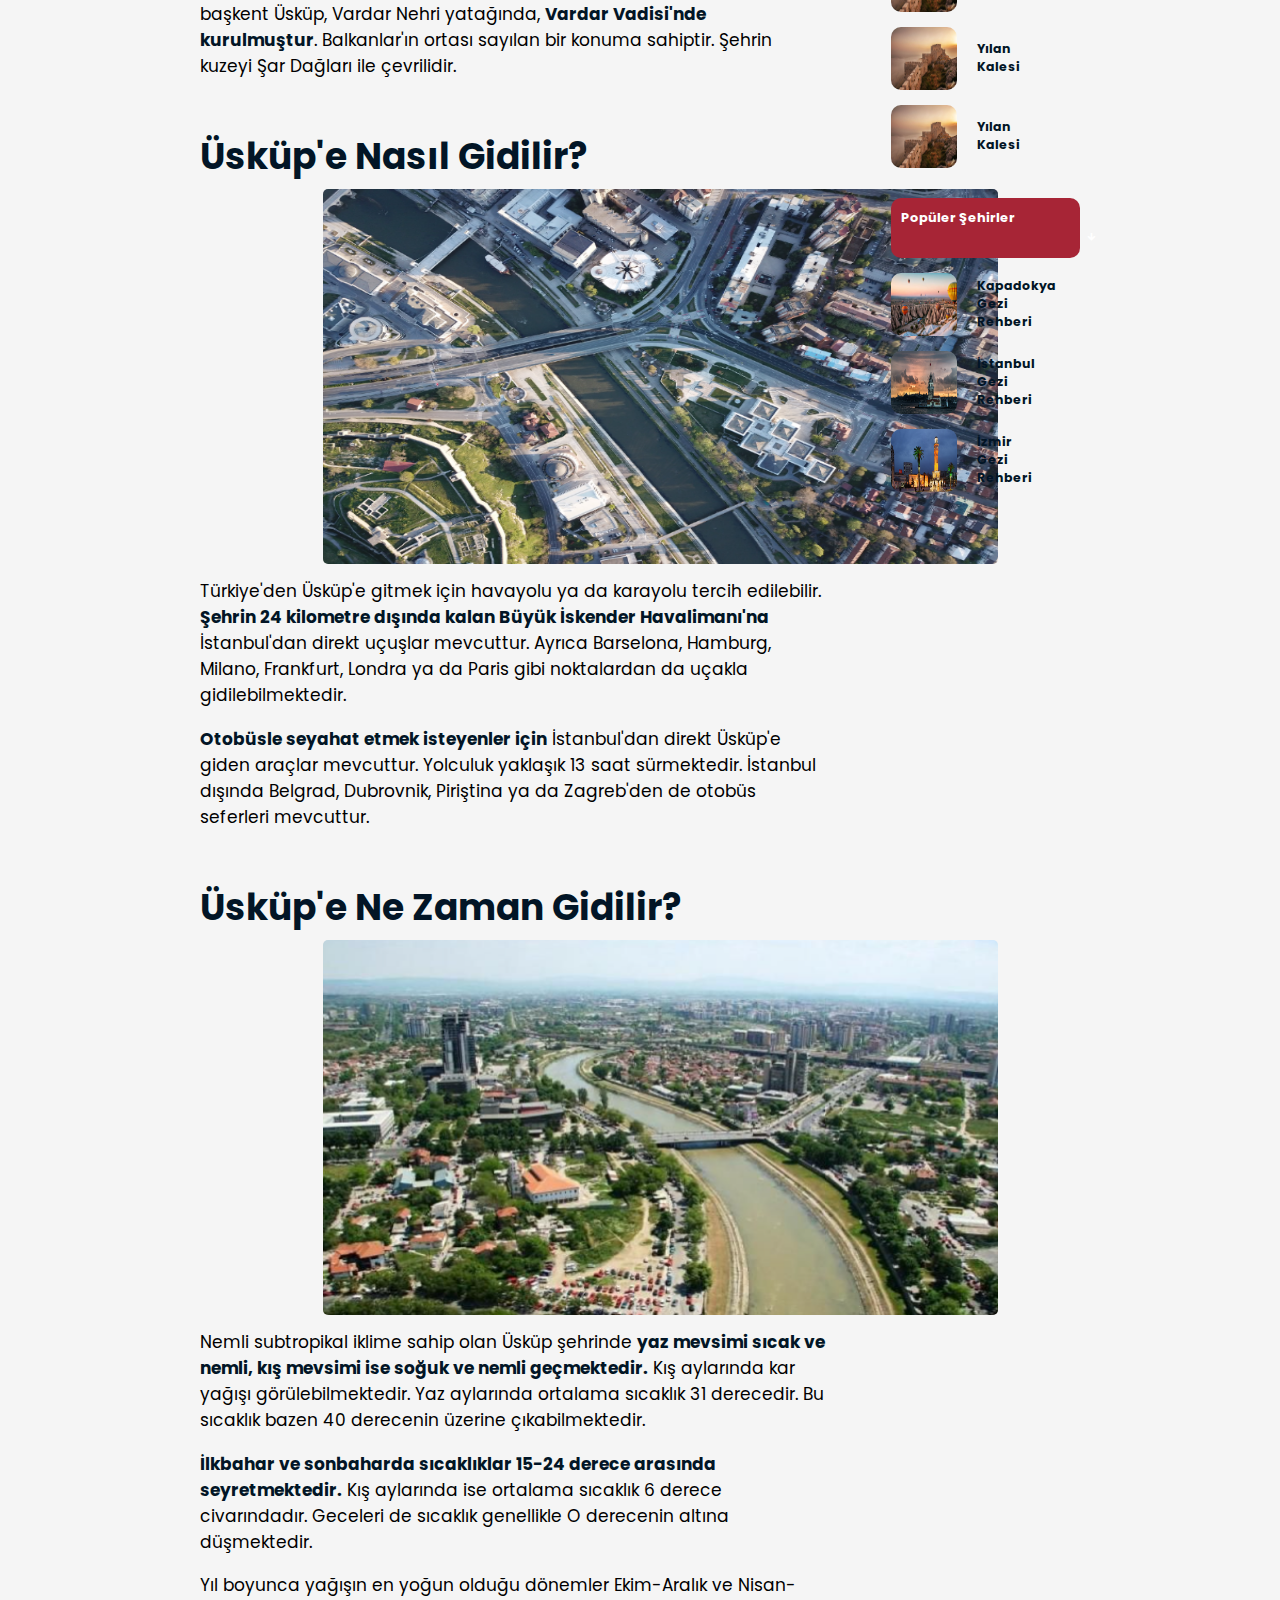
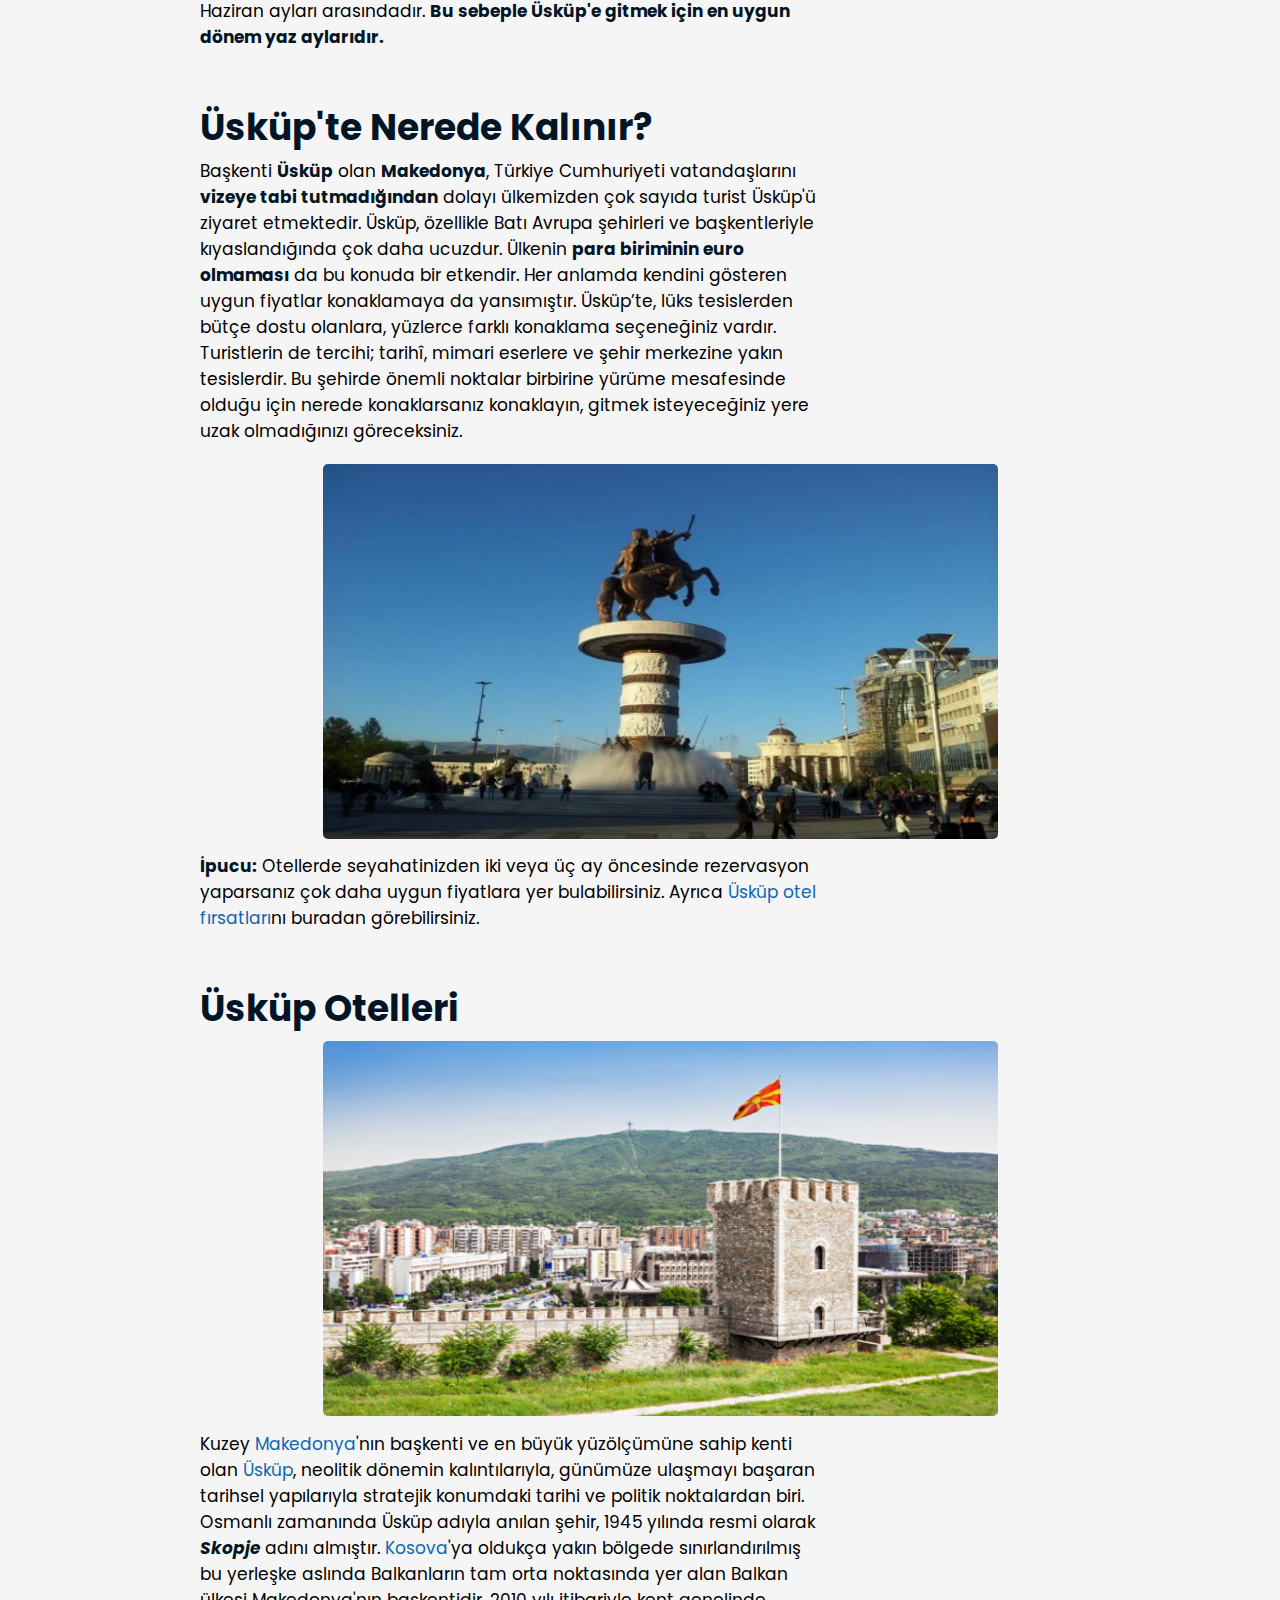
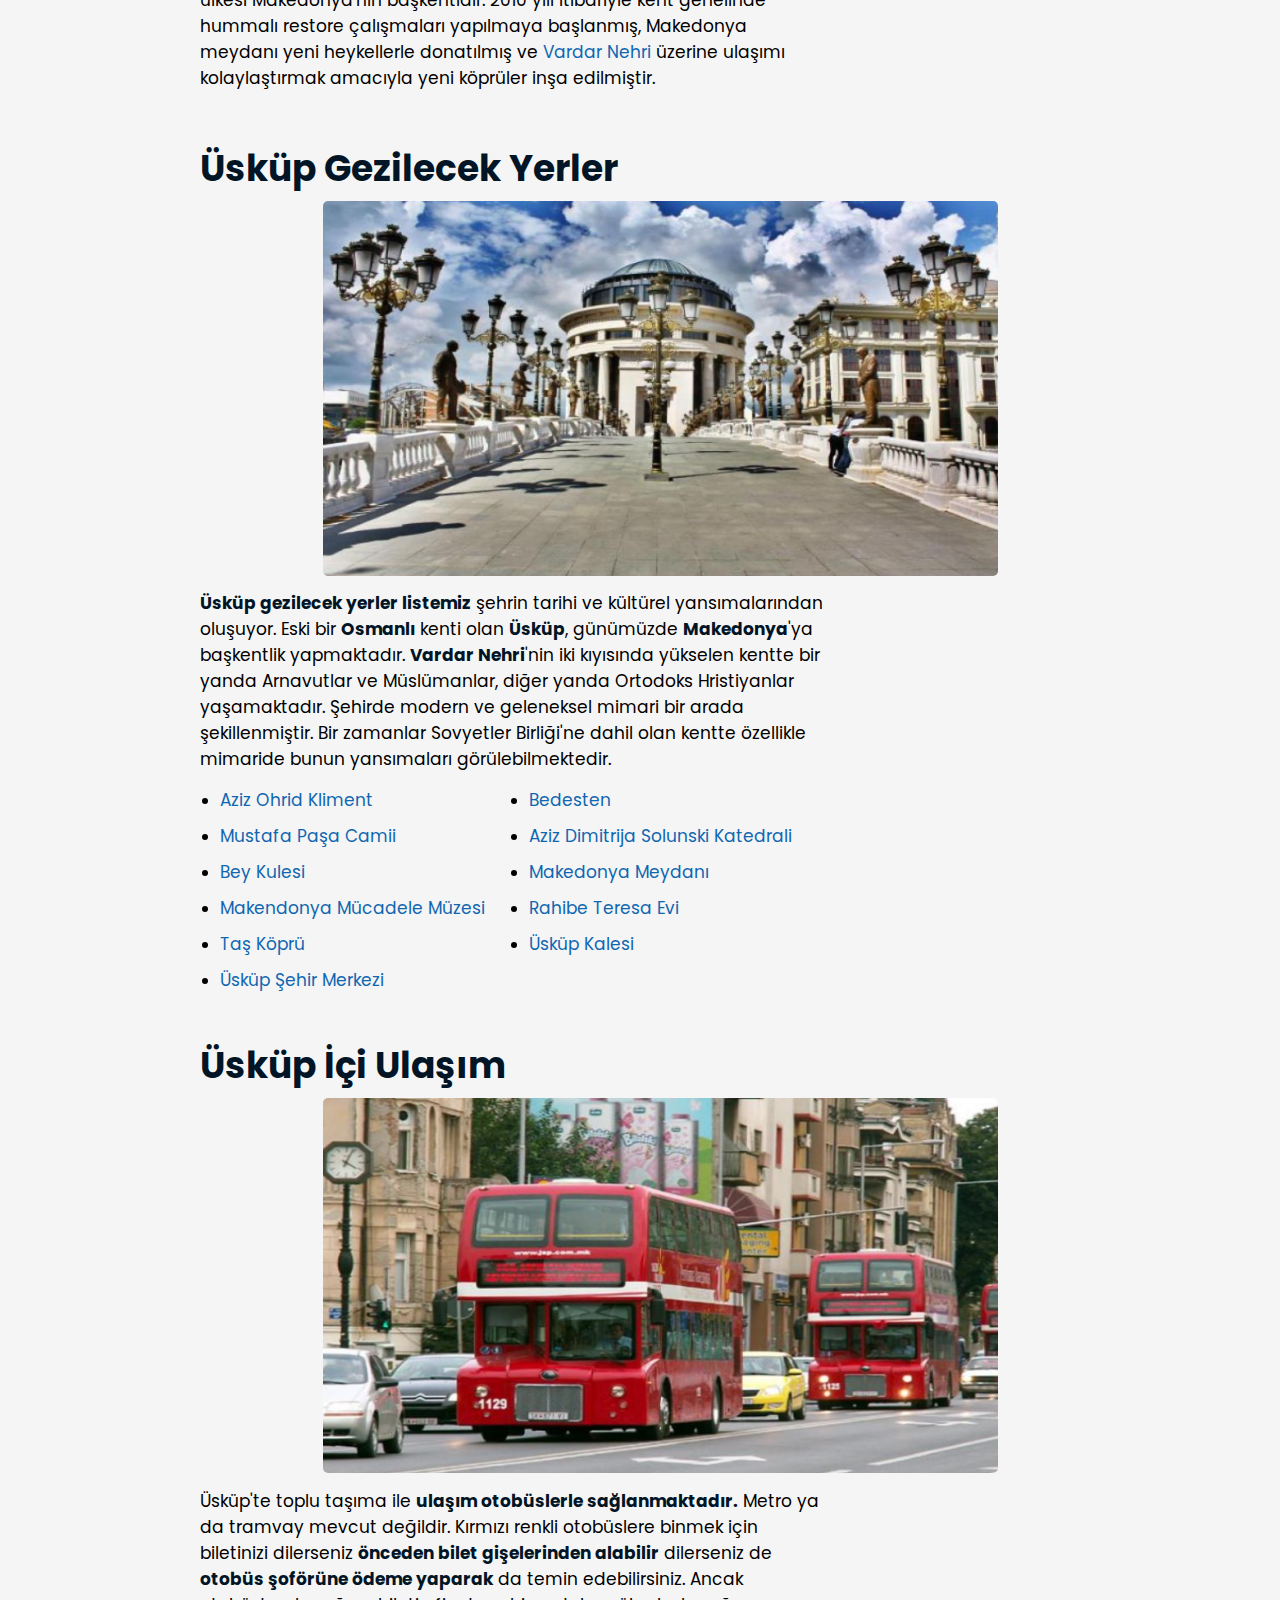
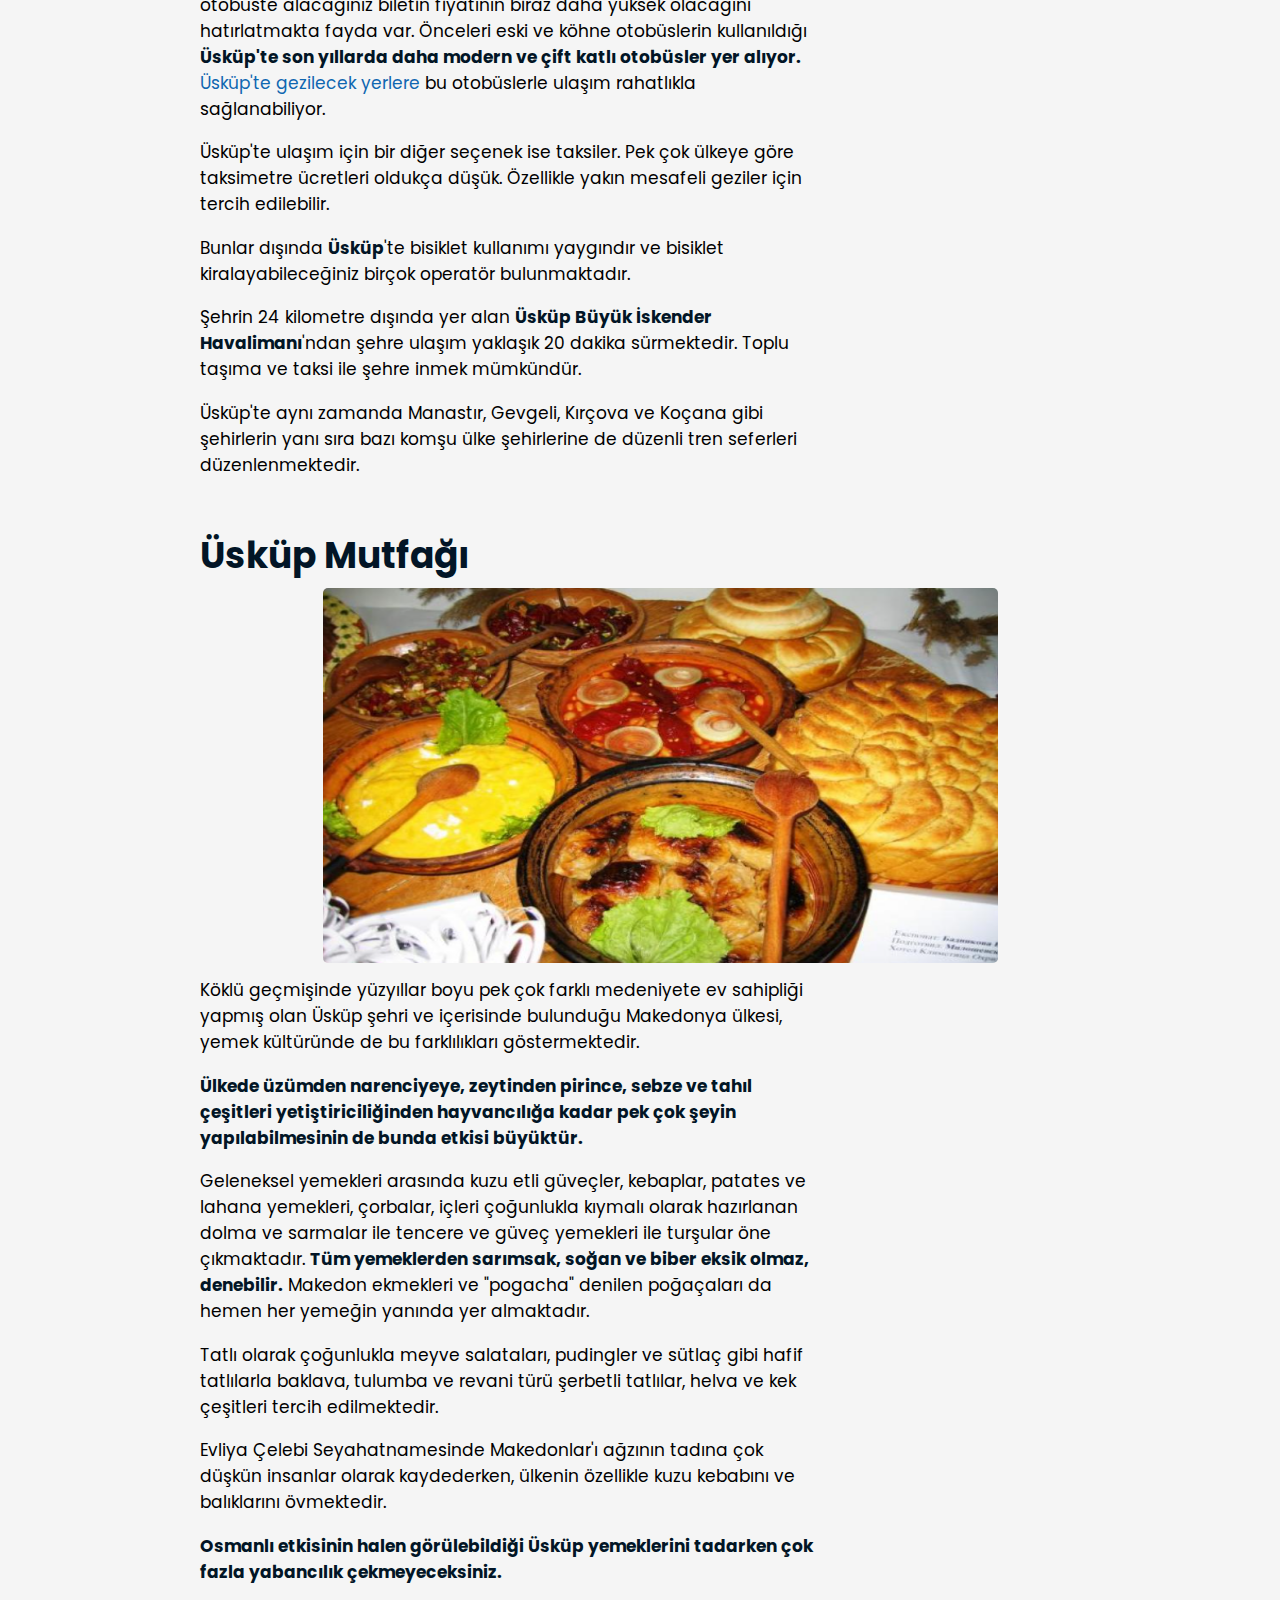
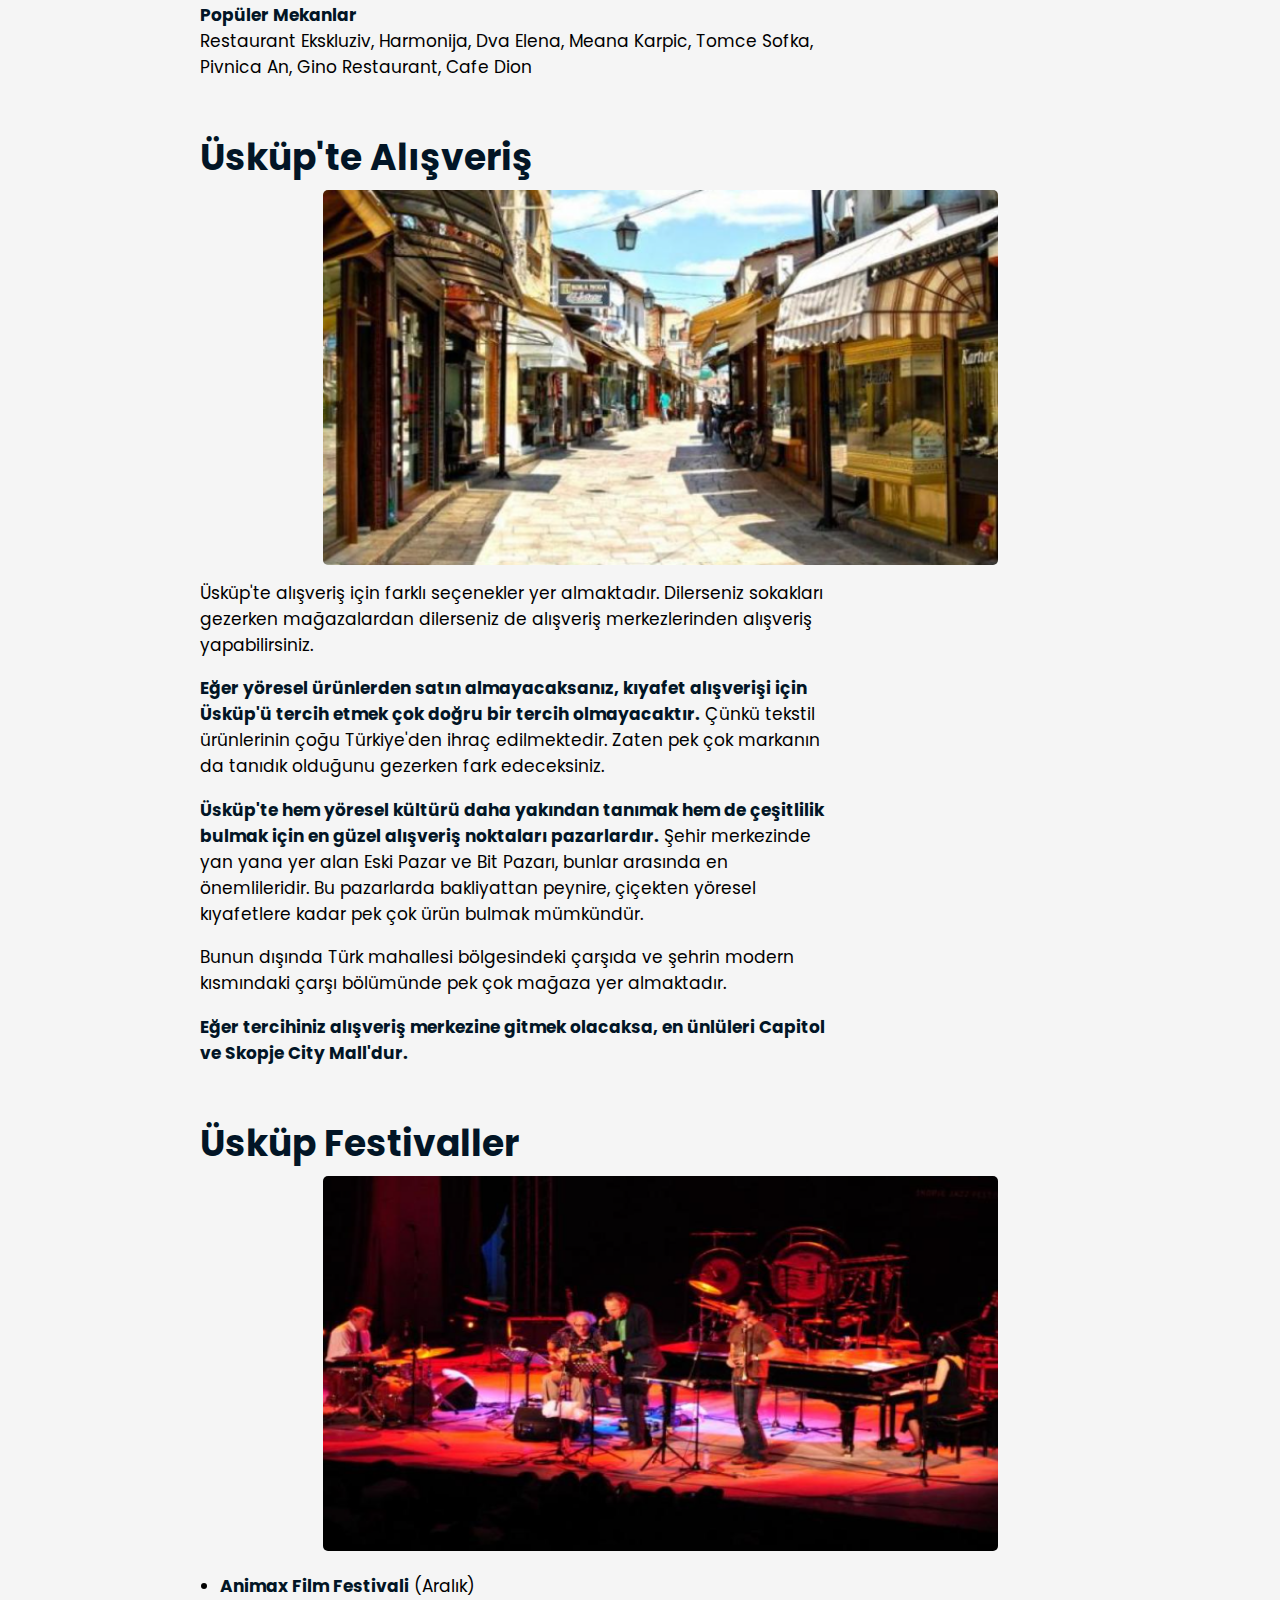
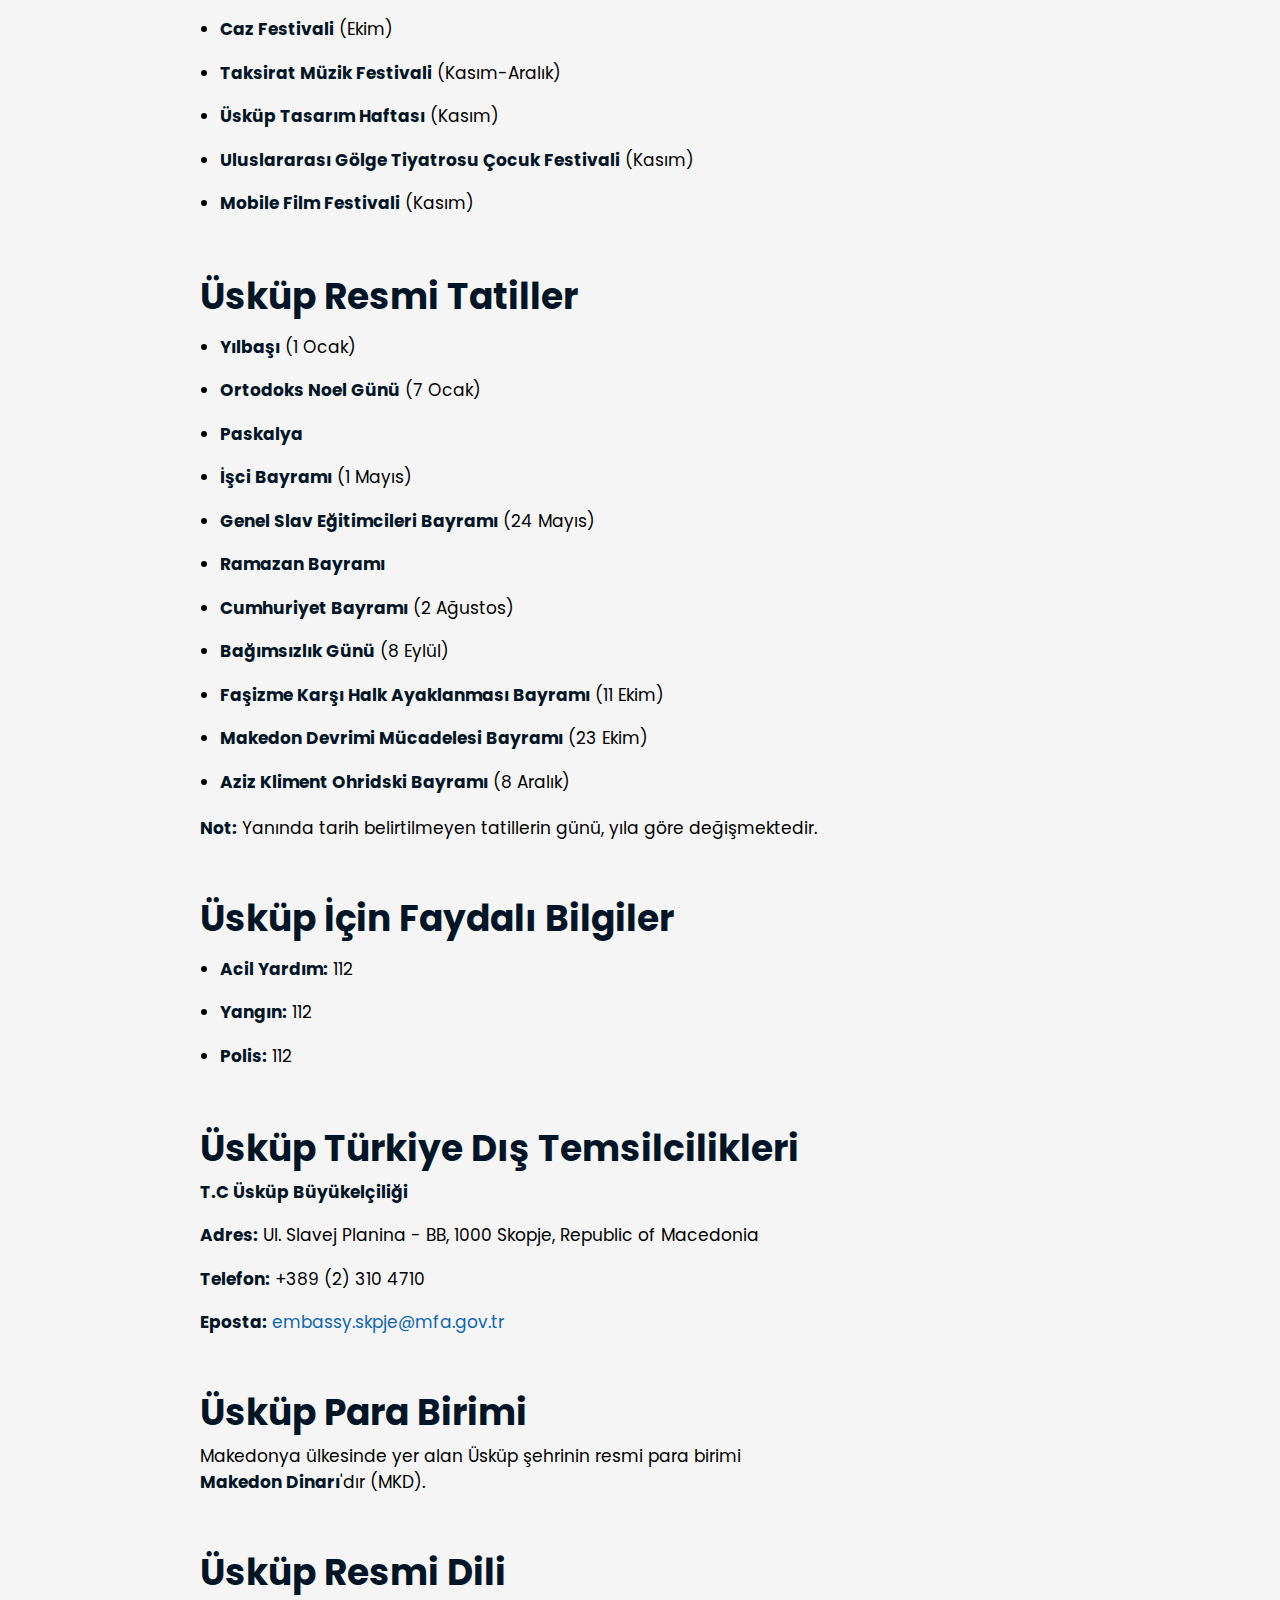
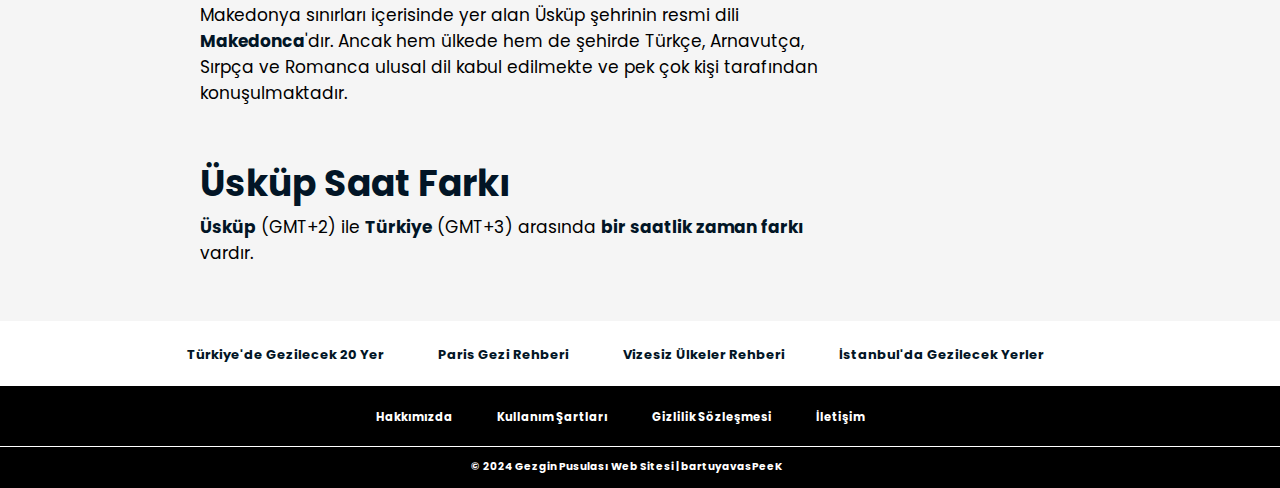
<file: rehber sitesi/Rehberler Alanı/Ülkeler Alanı/Avrupa/Makedonya Alanı/Üsküp/uskup.html>
<!DOCTYPE html>
<html lang="en">
<head>
    <meta charset="UTF-8">
    <meta name="viewport" content="width=device-width, initial-scale=1.0">
    <title>Gezgin Pusulası | Üsküp Gezi Rehberi | bartuyavasPeeK</title>
    <link rel="stylesheet" href="style.css">
    <link href='https://unpkg.com/boxicons@2.1.4/css/boxicons.min.css' rel='stylesheet'>
</head>
<body>
    <header>
        <div class="header-logo">
            <a href="/rehber sitesi/index.html" title="Gezgin Pusulası">Gezgin Pusulası</a>
        </div>
        <div class="nav">
            <ul>
                <li><a href="/rehber sitesi/index.html" title="Anasayfa">Anasayfa</a></li>
                <li class="dropdown">
                    <a href="#" title="Rehberler">Rehberler <span><i class='bx bxs-chevron-down'></i></span></a>
                    <div class="dropdown-content">
                        <a href="/rehber sitesi/Rehberler Alanı/Kıtalar Alanı/kıtalar.html" title="Kıtalar">Kıtalar</a>
                        <a href="/rehber sitesi/Rehberler Alanı/Ülkeler Alanı/ulkeler.html" title="Ülkeler">Ülkeler</a>
                        <a href="/rehber sitesi/Rehberler Alanı/Şehirler Alanı/sehirler.html" title="Şehirler">Şehirler</a>
                    </div>
                </li>
                <li class="dropdown">
                    <a href="#" title="Yazılar">Yazılar <span><i class='bx bxs-chevron-down'></i></span></a>
                    <div class="dropdown-content">
                        <a href="/rehber sitesi/Yazılar Alanı/Gezi Notları/gezi-notlari.html" title="Gezi Notları">Gezi Notları</a>
                        <a href="/rehber sitesi/Yazılar Alanı/Gezilecek Yerler/gezilecek-yerler.html" title="Gezilecek Yerler">Gezilecek Yerler</a>
                        <a href="/rehber sitesi/Yazılar Alanı/Özel Yazılar/ozel-yazilar.html" title="Özel Yazılar">Özel Yazılar</a>
                    </div>
                </li>
            </ul>
        </div>
    </header>

    <section class="skopje-area">
        <!-- left-side -->
        <div class="left-side">
            <div class="skopje-title">
                <h1>Üsküp</h1>
                <div class="recipes">
                    <nav aria-label="breadcrumb">
                        <ol class="breadcrumb">
                            <li class="breadcrumb-item"><a href="/rehber sitesi/Rehberler Alanı/Kıtalar Alanı/Avrupa Alanı/avrupa.html">Avrupa</a></li>
                            <li class="breadcrumb-item"><a href="/rehber sitesi/Rehberler Alanı/Ülkeler Alanı/Avrupa/Makedonya Alanı/makedonya.html">Makedonya</a></li>
                            <li class="breadcrumb-item"><a href="/rehber sitesi/Rehberler Alanı/Ülkeler Alanı/Avrupa/Makedonya Alanı/Üsküp/uskup.html">Üsküp</a></li>
                        </ol>
                    </nav>
                </div>
            </div>
            <div class="skopje-promotion-article" id="bilinmesi-gerekenler">
                <h2 class="title-top">Üsküp Hakkında Bilinmesi Gerekenler</h2>
                <p>
                    <a href="/rehber sitesi/Rehberler Alanı/Ülkeler Alanı/Avrupa/Makedonya Alanı/makedonya.html" class="links1">Makedonya</a>'nın başkenti <a href="/rehber sitesi/Rehberler Alanı/Ülkeler Alanı/Avrupa/Makedonya Alanı/Üsküp/uskup.html" class="links1">Üsküp</a>, dağlık bir bölgede Vardar Nehri'nin iki kıyısında yer alır. Bir tarafta Arnavutlar ve Müslümanlar, diğer tarafta ise Ortodoks Hıristiyanların yaşadığı kent aynı zamanda tarihi bir Osmanlı yerleşimidir. Kentte Makedonlar, Arnavutlar ve Türkler yüzyıllardır bir arada yaşamaktadırlar. Makedonya'da Üsküp'e Skopje denilmektedir.
                </p>
                <p>
                    1991 senesinde Yugoslavya'dan bağımsızlığını kazanan Makedonya, 1392 senesinde Osmanlıların hakimiyetine girmiş ve 520 sene boyunca Osmanlıların hakimiyetinde kalmıştır. Yaklaşık 2 milyon kişilik bir nüfusa sahip olan Makedonya'da halkın %64'ü Makedonyalı, % 25'i Arnavut, %4'ü Türk, %3'ü Romen'dir.
                    <br>
                    Üsküp'ün ortasından Vardar Nehri geçmektedir ve bu nehir Yeni Üsküp ile Eski Üsküp'ü birbirinden ayırmaktadır. Yeni Üsküp'te gökdelenvari yüksek binalar yükselirken, Eski Üsküp'te minareler yükselmektedir.
                </p>
            </div>

            <div class="skopje-fast-guide-area">
                <h4>Üsküp Gezi Rehberi</h4>
                <div class="skopje-fast-guide-links">
                    <ul>
                        <li><a href="#"><i class='bx bx-edit'></i>Gezi Notları</a></li>
                        <li><a href="#"><i class='bx bx-star'></i>Özel Yazılar</a></li>
                    </ul>
                </div>
                <div class="content">
                    <ul class="scroll-list">
                        <li class="top"><a href="#bilinmesi-gerekenler">Üsküp Hakkında Bilinmesi Gerekenler</a></li> 
                        <li><a href="#nerededir?">Üsküp Nerededir?</a></li>
                        <li><a href="#nasil-gidilir">Üsküp'e Nasıl Gidilir?</a></li>
                        <li><a href="#ne-zaman-gidilir">Üsküp'e Ne Zaman Gidilir?</a></li>
                        <li><a href="#nerede-kalinir">Üsküp'te Nerede Kalınır?</a></li>
                        <li><a href="#oteller">Üsküp Otelleri</a></li>
                        <li><a href="#gezilecek-yerler">Üsküp Gezilecek Yerler</a></li>
                        <li><a href="#ic-ulasım">Üsküp İçi Ulaşım</a></li>
                        <li><a href="#mutfak">Üsküp Mutfağı</a></li>
                        <li><a href="#alısveris">Üsküp'te Alışveriş</a></li>
                        <li><a href="#festival">Üsküp Festivaller</a></li>
                        <li><a href="#resmi-tatiller">Üsküp Resmi Tatiller</a></li>
                        <li><a href="#faydali-bilgiler">Üsküp İçin Faydalı Bilgiler</a></li>
                        <li><a href="#dis-temsilcilikleri">Üsküp Türkiye Dış Temsilcilikleri</a></li>
                        <li><a href="#para-birimi">Üsküp Para Birimi</a></li>
                        <li><a href="#dil">Üsküp Resmi Dili</a></li>
                        <li><a href="#saat">Üsküp Saat Farkı</a></li>
                    </ul>
                </div>
            </div>

            <div class="where-is-skopje-area" id="nerededir?">
                <h2 class="title">Üsküp Nerededir?</h2>
                <div class="maps">
                <iframe
                    src="https://www.google.com/maps/embed?pb=!1m18!1m12!1m3!1d59399.18924510744!2d21.3520342995395!3d41.9981258582128!2m3!1f0!2f0!3f0!3m2!1i1024!2i768!4f13.1!3m3!1m2!1s0x1354144a3c0e46b1%3A0x80d24b7b3ff7c632!2sSkopje%2C%20North%20Macedonia!5e0!3m2!1str!2str!4v1693730225989!5m2!1str!2str"
                    width="675"
                    height="375"
                    style="border:0; border-radius: 5px; overflow: hidden;"
                    allowfullscreen=""
                    loading="lazy"
                    referrerpolicy="no-referrer-when-downgrade">
                </iframe>
                </div>
                <p>
                    Makedonya'nın <b>kuzeyinde</b>, Kosova sınırına yakın bölgede yer alan başkent Üsküp, Vardar Nehri yatağında, <b>Vardar Vadisi'nde kurulmuştur</b>. Balkanlar'ın ortası sayılan bir konuma sahiptir. Şehrin kuzeyi Şar Dağları ile çevrilidir.
                </p>
            </div>

            <div class="how-to-visit-skopje-area" id="nasil-gidilir">
                <h2 class="title">Üsküp'e Nasıl Gidilir?</h2>
                <div class="nasil-gidilir-img">
                    <img src="/rehber sitesi/Rehberler Alanı/Ülkeler Alanı/Avrupa/Makedonya Alanı/img/üsküp-nasıl-gidilir.png" alt="">
                </div>
                <p>
                    Türkiye'den Üsküp'e gitmek için havayolu ya da karayolu tercih edilebilir. <b>Şehrin 24 kilometre dışında kalan Büyük İskender Havalimanı'na</b> İstanbul'dan direkt uçuşlar mevcuttur. Ayrıca Barselona, Hamburg, Milano, Frankfurt, Londra ya da Paris gibi noktalardan da uçakla gidilebilmektedir.
                </p>
                <p>
                    <b>Otobüsle seyahat etmek isteyenler için</b> İstanbul'dan direkt Üsküp'e giden araçlar mevcuttur. Yolculuk yaklaşık 13 saat sürmektedir. İstanbul dışında Belgrad, Dubrovnik, Piriştina ya da Zagreb'den de otobüs seferleri mevcuttur.
                </p>
            </div>

            <div class="when-to-visit-skopje-area" id="ne-zaman-gidilir">
                <h2 class="title">Üsküp'e Ne Zaman Gidilir?</h2>
                <div class="ne-zaman-gidilir-img">
                    <img src="/rehber sitesi/Rehberler Alanı/Ülkeler Alanı/Avrupa/Makedonya Alanı/img/üsküp-ne-zaman-gidilir.png" alt="">
                </div>
                <p> 
                    Nemli subtropikal iklime sahip olan Üsküp şehrinde <b>yaz mevsimi sıcak ve nemli, kış mevsimi ise soğuk ve nemli geçmektedir.</b> Kış aylarında kar yağışı görülebilmektedir. Yaz aylarında ortalama sıcaklık 31 derecedir. Bu sıcaklık bazen 40 derecenin üzerine çıkabilmektedir.
                </p>
                <p>
                    <b>İlkbahar ve sonbaharda sıcaklıklar 15-24 derece arasında seyretmektedir.</b> Kış aylarında ise ortalama sıcaklık 6 derece civarındadır. Geceleri de sıcaklık genellikle O derecenin altına düşmektedir.
                </p>
                <p>
                    Yıl boyunca yağışın en yoğun olduğu dönemler Ekim-Aralık ve Nisan-Haziran ayları arasındadır. <b>Bu sebeple Üsküp'e gitmek için en uygun dönem yaz aylarıdır.</b>
                </p>
            </div>

            <div class="skopje-where-to-stay-area" id="nerede-kalinir">
                <h2 class="title">Üsküp'te Nerede Kalınır?</h2>
                <p>
                    Başkenti <b>Üsküp</b> olan <b>Makedonya</b>, Türkiye Cumhuriyeti vatandaşlarını <b>vizeye tabi tutmadığından</b> dolayı ülkemizden çok sayıda turist Üsküp'ü ziyaret etmektedir. Üsküp, özellikle Batı Avrupa şehirleri ve başkentleriyle kıyaslandığında çok daha ucuzdur. Ülkenin <b>para biriminin euro olmaması</b> da bu konuda bir etkendir. Her anlamda kendini gösteren uygun fiyatlar konaklamaya da yansımıştır. Üsküp’te, lüks tesislerden bütçe dostu olanlara, yüzlerce farklı konaklama seçeneğiniz vardır. Turistlerin de tercihi; tarihî, mimari eserlere ve şehir merkezine yakın tesislerdir. Bu şehirde önemli noktalar birbirine yürüme mesafesinde olduğu için nerede konaklarsanız konaklayın, gitmek isteyeceğiniz yere uzak olmadığınızı göreceksiniz.
                </p>
                <div class="nerede-kalinir-img">
                    <img src="/rehber sitesi/Rehberler Alanı/Ülkeler Alanı/Avrupa/Makedonya Alanı/img/üsküp-nerede-kalınır.png" alt="">
                </div>
                <p>
                    <b>İpucu:</b> Otellerde seyahatinizden iki veya üç ay öncesinde rezervasyon yaparsanız çok daha uygun
                        fiyatlara yer bulabilirsiniz. Ayrıca <a href="https://www.booking.com/searchresults.tr.html?aid=378779&label=Uskup-Nerede-Kalinir&city=-95841&order=price" class="links1" target="_blank">Üsküp otel fırsatları</a>nı buradan görebilirsiniz.
                </p>
            </div>

            <div class="skopje-hotels" id="oteller">
                <h2 class="title">Üsküp Otelleri</h2>
                <div class="oteller-img">
                    <img src="/rehber sitesi/Rehberler Alanı/Ülkeler Alanı/Avrupa/Makedonya Alanı/img/üsküp-oteller.png" alt="">
                </div>
                <p>
                    Kuzey <a href="/rehber sitesi/Rehberler Alanı/Ülkeler Alanı/Avrupa/Makedonya Alanı/makedonya.html" class="links1">Makedonya</a>'nın başkenti ve en büyük yüzölçümüne sahip kenti olan <a href="/rehber sitesi/Rehberler Alanı/Ülkeler Alanı/Avrupa/Makedonya Alanı/Üsküp/uskup.html" class="links1">Üsküp</a>, neolitik dönemin kalıntılarıyla, günümüze ulaşmayı başaran tarihsel yapılarıyla stratejik konumdaki tarihi ve politik noktalardan biri. Osmanlı zamanında Üsküp adıyla anılan şehir, 1945 yılında resmi olarak <b><i>Skopje</i></b> adını almıştır. <a href="#" class="links1">Kosova</a>'ya oldukça yakın bölgede sınırlandırılmış bu yerleşke aslında Balkanların tam orta noktasında yer alan Balkan ülkesi Makedonya'nın başkentidir. 2010 yılı itibariyle kent genelinde hummalı restore çalışmaları yapılmaya başlanmış, Makedonya meydanı yeni heykellerle donatılmış ve <a href="#" class="links1">Vardar Nehri</a> üzerine ulaşımı kolaylaştırmak amacıyla yeni köprüler inşa edilmiştir.
                </p>
            </div>

            <div class="skopje-places-to-visit-area" id="gezilecek-yerler">
                <h2 class="title"><a href="/rehber sitesi/Rehberler Alanı/Ülkeler Alanı/Avrupa/Makedonya Alanı/Üsküp/Üsküp Gezilecek Yerler Alanı/uskup-gezilecek-yerler.html" class="title-a" target="_blank">Üsküp Gezilecek Yerler</a></h2>
                <div class="gezilecek-yerler-img">
                    <img src="/rehber sitesi/Rehberler Alanı/Ülkeler Alanı/Avrupa/Makedonya Alanı/img/üsküp-gezilecek-yerler.png" alt="">
                </div>
                <p>
                    <b>Üsküp gezilecek yerler listemiz</b> şehrin tarihi ve kültürel yansımalarından oluşuyor. Eski bir <b>Osmanlı</b> kenti olan <b>Üsküp</b>, günümüzde <b>Makedonya</b>'ya başkentlik yapmaktadır. <b>Vardar Nehri</b>'nin iki kıyısında yükselen kentte bir yanda Arnavutlar ve Müslümanlar, diğer yanda Ortodoks Hristiyanlar yaşamaktadır. Şehirde modern ve geleneksel mimari bir arada şekillenmiştir. Bir zamanlar Sovyetler Birliği'ne dahil olan kentte özellikle mimaride bunun yansımaları görülebilmektedir.
                </p>
                <div class="skopje-places-to-visit-area">
                    <ul class="skopje-places-to-visit-items">
                        <li class="skopje-places-to-visit-item"><a href="/rehber sitesi/Rehberler Alanı/Ülkeler Alanı/Avrupa/Makedonya Alanı/Üsküp/Üsküp Gezilecek Yerler Alanı/uskup-gezilecek-yerler.html#aziz-ohrid-kliment" class="links1" target="_blank">Aziz Ohrid Kliment</a></li>
                        <li class="skopje-places-to-visit-item"><a href="/rehber sitesi/Rehberler Alanı/Ülkeler Alanı/Avrupa/Makedonya Alanı/Üsküp/Üsküp Gezilecek Yerler Alanı/uskup-gezilecek-yerler.html#bedesten" class="links1" target="_blank">Bedesten</a></li>
                        <li class="skopje-places-to-visit-item"><a href="/rehber sitesi/Rehberler Alanı/Ülkeler Alanı/Avrupa/Makedonya Alanı/Üsküp/Üsküp Gezilecek Yerler Alanı/uskup-gezilecek-yerler.html#mustafa-pasa" class="links1" target="_blank">Mustafa Paşa Camii</a></li>
                        <li class="skopje-places-to-visit-item"><a href="/rehber sitesi/Rehberler Alanı/Ülkeler Alanı/Avrupa/Makedonya Alanı/Üsküp/Üsküp Gezilecek Yerler Alanı/uskup-gezilecek-yerler.html#aziz-dimitrija-solunski" class="links1" target="_blank">Aziz Dimitrija Solunski Katedrali</a></li>
                        <li class="skopje-places-to-visit-item"><a href="/rehber sitesi/Rehberler Alanı/Ülkeler Alanı/Avrupa/Makedonya Alanı/Üsküp/Üsküp Gezilecek Yerler Alanı/uskup-gezilecek-yerler.html#bey-kulesi" class="links1" target="_blank">Bey Kulesi</a></li>
                        <li class="skopje-places-to-visit-item"><a href="/rehber sitesi/Rehberler Alanı/Ülkeler Alanı/Avrupa/Makedonya Alanı/Üsküp/Üsküp Gezilecek Yerler Alanı/uskup-gezilecek-yerler.html#makedonya-meydani" class="links1" target="_blank">Makedonya Meydanı</a></li>
                        <li class="skopje-places-to-visit-item"><a href="/rehber sitesi/Rehberler Alanı/Ülkeler Alanı/Avrupa/Makedonya Alanı/Üsküp/Üsküp Gezilecek Yerler Alanı/uskup-gezilecek-yerler.html#makedonya-mucadele-muzesi" class="links1" target="_blank">Makendonya Mücadele Müzesi</a></li>
                        <li class="skopje-places-to-visit-item"><a href="/rehber sitesi/Rehberler Alanı/Ülkeler Alanı/Avrupa/Makedonya Alanı/Üsküp/Üsküp Gezilecek Yerler Alanı/uskup-gezilecek-yerler.html#rahibe-teresa-evi" class="links1" target="_blank">Rahibe Teresa Evi</a></li>
                        <li class="skopje-places-to-visit-item"><a href="/rehber sitesi/Rehberler Alanı/Ülkeler Alanı/Avrupa/Makedonya Alanı/Üsküp/Üsküp Gezilecek Yerler Alanı/uskup-gezilecek-yerler.html#tas-kopru" class="links1" target="_blank">Taş Köprü</a></li>
                        <li class="skopje-places-to-visit-item"><a href="/rehber sitesi/Rehberler Alanı/Ülkeler Alanı/Avrupa/Makedonya Alanı/Üsküp/Üsküp Gezilecek Yerler Alanı/uskup-gezilecek-yerler.html#uskup-kalesi" class="links1" target="_blank">Üsküp Kalesi</a></li>
                        <li class="skopje-places-to-visit-item"><a href="/rehber sitesi/Rehberler Alanı/Ülkeler Alanı/Avrupa/Makedonya Alanı/Üsküp/Üsküp Gezilecek Yerler Alanı/uskup-gezilecek-yerler.html#uskup-sehir-merkezi" class="links1" target="_blank">Üsküp Şehir Merkezi</a></li>
                    </ul>
                </div>
            </div>

            <div class="skopje-inland-transportation-area" id="ic-ulasım">
                <h2 class="title">Üsküp İçi Ulaşım</h2>
                <div class="ulasim-img">
                    <img src="/rehber sitesi/Rehberler Alanı/Ülkeler Alanı/Avrupa/Makedonya Alanı/img/üsküp-içi-ulaşım.png" alt="">
                </div>
                <p>
                    Üsküp'te toplu taşıma ile <b>ulaşım otobüslerle sağlanmaktadır.</b> Metro ya da tramvay mevcut değildir. Kırmızı renkli otobüslere binmek için biletinizi dilerseniz <b>önceden bilet gişelerinden alabilir</b> dilerseniz de <b>otobüs şoförüne ödeme yaparak</b> da temin edebilirsiniz. Ancak otobüste alacağınız biletin fiyatının biraz daha yüksek olacağını hatırlatmakta fayda var. Önceleri eski ve köhne otobüslerin kullanıldığı <b>Üsküp'te son yıllarda daha modern ve çift katlı otobüsler yer alıyor.</b> <a href="#" class="links1">Üsküp'te gezilecek yerlere</a> bu otobüslerle ulaşım rahatlıkla sağlanabiliyor.
                </p>
                <p>
                    Üsküp'te ulaşım için bir diğer seçenek ise taksiler. Pek çok ülkeye göre taksimetre ücretleri oldukça düşük. Özellikle yakın mesafeli geziler için tercih edilebilir.
                </p>
                <p>
                    Bunlar dışında <b>Üsküp</b>'te bisiklet kullanımı yaygındır ve bisiklet kiralayabileceğiniz birçok operatör bulunmaktadır.
                </p>
                <p>
                    Şehrin 24 kilometre dışında yer alan <b>Üsküp Büyük İskender Havalimanı</b>'ndan şehre ulaşım yaklaşık 20 dakika sürmektedir. Toplu taşıma ve taksi ile şehre inmek mümkündür.
                </p>
                <p>
                    Üsküp'te aynı zamanda Manastır, Gevgeli, Kırçova ve Koçana gibi şehirlerin yanı sıra bazı komşu ülke şehirlerine de düzenli tren seferleri düzenlenmektedir.
                </p>
            </div>

            <div class="skopje-kitchen-area" id="mutfak">
                <h2 class="title">Üsküp Mutfağı</h2>
                <div class="mutfak-img">
                    <img src="/rehber sitesi/Rehberler Alanı/Ülkeler Alanı/Avrupa/Makedonya Alanı/img/üsküp-mutfak.png" alt="">
                </div>
                <p>   
                    Köklü geçmişinde yüzyıllar boyu pek çok farklı medeniyete ev sahipliği yapmış olan Üsküp şehri ve içerisinde bulunduğu Makedonya ülkesi, yemek kültüründe de bu farklılıkları göstermektedir.
                </p>
                <p>
                    <b>Ülkede üzümden narenciyeye, zeytinden pirince, sebze ve tahıl çeşitleri yetiştiriciliğinden hayvancılığa kadar pek çok şeyin yapılabilmesinin de bunda etkisi büyüktür.</b>
                </p>
                <p>
                    Geleneksel yemekleri arasında kuzu etli güveçler, kebaplar, patates ve lahana yemekleri, çorbalar, içleri çoğunlukla kıymalı olarak hazırlanan dolma ve sarmalar ile tencere ve güveç yemekleri ile turşular öne çıkmaktadır. <b>Tüm yemeklerden sarımsak, soğan ve biber eksik olmaz, denebilir.</b> Makedon ekmekleri ve "pogacha" denilen poğaçaları da hemen her yemeğin yanında yer almaktadır.
                </p>
                <p>
                    Tatlı olarak çoğunlukla meyve salataları, pudingler ve sütlaç gibi hafif tatlılarla baklava, tulumba ve revani türü şerbetli tatlılar, helva ve kek çeşitleri tercih edilmektedir.
                </p>
                <p>
                    Evliya Çelebi Seyahatnamesinde Makedonlar'ı ağzının tadına çok düşkün insanlar olarak kaydederken, ülkenin özellikle kuzu kebabını ve balıklarını övmektedir.
                </p>
                <p>
                    <b>Osmanlı etkisinin halen görülebildiği Üsküp yemeklerini tadarken çok fazla yabancılık çekmeyeceksiniz.</b>
                </p>
                <p>
                    <b>Popüler Mekanlar</b>
                    <br>
                    Restaurant Ekskluziv, Harmonija, Dva Elena, Meana Karpic, Tomce Sofka, Pivnica An, Gino Restaurant, Cafe Dion
                </p>
            </div>

            <div class="skopje-shopping-area" id="alısveris">
                <h2 class="title">Üsküp'te Alışveriş</h2>
                <div class="shopping-img">
                    <img src="/rehber sitesi/Rehberler Alanı/Ülkeler Alanı/Avrupa/Makedonya Alanı/img/üsküp-alışveriş.png" alt="">
                </div>
                <p>
                    Üsküp'te alışveriş için farklı seçenekler yer almaktadır. Dilerseniz sokakları gezerken mağazalardan dilerseniz de alışveriş merkezlerinden alışveriş yapabilirsiniz.
                </p>
                <p>
                    <b>Eğer yöresel ürünlerden satın almayacaksanız, kıyafet alışverişi için Üsküp'ü tercih etmek çok doğru bir tercih olmayacaktır.</b> Çünkü tekstil ürünlerinin çoğu Türkiye'den ihraç edilmektedir. Zaten pek çok markanın da tanıdık olduğunu gezerken fark edeceksiniz.
                </p>
                <p>
                    <b>Üsküp'te hem yöresel kültürü daha yakından tanımak hem de çeşitlilik bulmak için en güzel alışveriş noktaları pazarlardır.</b> Şehir merkezinde yan yana yer alan Eski Pazar ve Bit Pazarı, bunlar arasında en önemlileridir. Bu pazarlarda bakliyattan peynire, çiçekten yöresel kıyafetlere kadar pek çok ürün bulmak mümkündür.
                </p>
                <p>
                    Bunun dışında Türk mahallesi bölgesindeki çarşıda ve şehrin modern kısmındaki çarşı bölümünde pek çok mağaza yer almaktadır.
                </p>
                <p>
                    <b>Eğer tercihiniz alışveriş merkezine gitmek olacaksa, en ünlüleri Capitol ve Skopje City Mall'dur.</b>
                </p>
            </div>

            <div class="skopje-festival-area" id="festival">
                <h2 class="title">Üsküp Festivaller</h2>
                <div class="festival-img">
                    <img src="/rehber sitesi/Rehberler Alanı/Ülkeler Alanı/Avrupa/Makedonya Alanı/img/üsküp-festival.png" alt="">
                </div>
                <ul class="skopje-festival-items">
                    <li class="skopje-festival-item"><b>Animax Film Festivali</b> (Aralık)</li>
                    <li class="skopje-festival-item"><b>Caz Festivali</b> (Ekim)</li>
                    <li class="skopje-festival-item"><b>Taksirat Müzik Festivali</b> (Kasım-Aralık)</li>
                    <li class="skopje-festival-item"><b>Üsküp Tasarım Haftası</b> (Kasım)</li>
                    <li class="skopje-festival-item"><b>Uluslararası Gölge Tiyatrosu Çocuk Festivali</b> (Kasım)</li>
                    <li class="skopje-festival-item"><b>Mobile Film Festivali</b> (Kasım)</li>
                </ul>
            </div>

            <div class="skopje-official-holidays-area" id="resmi-tatiller">
                <h2 class="title">Üsküp Resmi Tatiller</h2>
                <ul class="skopje-official-holidays-items">
                    <li class="skopje-official-holidays-item"><b>Yılbaşı</b> (1 Ocak)</li>
                    <li class="skopje-official-holidays-item"><b>Ortodoks Noel Günü</b> (7 Ocak)</li>
                    <li class="skopje-official-holidays-item"><b>Paskalya</b></li>
                    <li class="skopje-official-holidays-item"><b>İşci Bayramı</b> (1 Mayıs)</li>
                    <li class="skopje-official-holidays-item"><b>Genel Slav Eğitimcileri Bayramı</b> (24 Mayıs)</li>
                    <li class="skopje-official-holidays-item"><b>Ramazan Bayramı</b></li>
                    <li class="skopje-official-holidays-item"><b>Cumhuriyet Bayramı</b> (2 Ağustos)</li>
                    <li class="skopje-official-holidays-item"><b>Bağımsızlık Günü</b> (8 Eylül)</li>
                    <li class="skopje-official-holidays-item"><b>Faşizme Karşı Halk Ayaklanması Bayramı</b> (11 Ekim)</li>
                    <li class="skopje-official-holidays-item"><b>Makedon Devrimi Mücadelesi Bayramı</b> (23 Ekim)</li>
                    <li class="skopje-official-holidays-item"><b>Aziz Kliment Ohridski Bayramı</b> (8 Aralık)</li>
                </ul>
                <p><b>Not:</b> Yanında tarih belirtilmeyen tatillerin günü, yıla göre değişmektedir.</p>
            </div>

            <div class="skopje-useful-information-area" id="faydali-bilgiler">
                <h2 class="title">Üsküp İçin Faydalı Bilgiler</h2>
                <ul class="skopje-useful-information-items">
                    <li class="skopje-useful-information-item"><b>Acil Yardım:</b> 112</li>
                    <li class="skopje-useful-information-item"><b>Yangın:</b> 112</li>
                    <li class="skopje-useful-information-item"><b>Polis:</b> 112</li>
                </ul>
            </div>

            <div class="skopje-foreign-representations-area" id="dis-temsilcilikleri">
                <h2 class="title">Üsküp Türkiye Dış Temsilcilikleri</h2>
                <p><b>T.C Üsküp Büyükelçiliği</b></p>
                <p><b>Adres:</b> UI. Slavej Planina - BB, 1000 Skopje, Republic of Macedonia</p>
                <p><b>Telefon:</b> +389 (2) 310 4710</p>
                <p><b>Eposta:</b> <a href="mailto:embassy.skpje@mfa.gov.tr" class="links1">embassy.skpje@mfa.gov.tr</a></p>
            </div>

            <div class="skopje-currency-unit-area" id="para-birimi">
                <h2 class="title">Üsküp Para Birimi</h2>
                <p>Makedonya ülkesinde yer alan Üsküp şehrinin resmi para birimi <b>Makedon Dinarı</b>'dır (MKD).</p>
            </div>

            <div class="skopje official-language-area" id="para-birimi">
                <h2 class="title">Üsküp Resmi Dili</h2>
                <p>
                    Makedonya sınırları içerisinde yer alan Üsküp şehrinin resmi dili <b>Makedonca</b>'dır. Ancak hem ülkede hem de şehirde Türkçe, Arnavutça, Sırpça ve Romanca ulusal dil kabul edilmekte ve pek çok kişi tarafından konuşulmaktadır.
                </p>
            </div>

            <div class="skopje-hour-difference-area" id="saat">
                <h2 class="title">Üsküp Saat Farkı</h2>
                <p><b>Üsküp</b> (GMT+2) ile <b>Türkiye</b> (GMT+3) arasında <b>bir saatlik zaman farkı</b> vardır.</p>
            </div>
        </div>

        <!-- right-side -->
        <div class="right-side">
            <!-- share-area -->
            <div class="share-area">
                <h3>Bu Sayfayı Paylaş <span><i class='bx bx-down-arrow-alt'></i></span></h3>
                <ul>
                    <li><a href="#" title="Facebook"><i class='bx bxl-facebook'></i></a></li>
                    <li><a href="#" title="Twitter"><i class='bx bxl-twitter'></i></a></li>
                    <li><a href="#" title="İnstagram"><i class='bx bxl-instagram'></i></a></li>
                    <li><a href="#" title="Linkedin"><i class='bx bxl-linkedin'></i></a></li>
                    <li><a href="#" title="Whatsapp"><i class='bx bxl-whatsapp'></i></a></li>
                </ul>
            </div>

            <!-- propasal-area -->
            <div class="propasal-area">
                <h3>Gezgin Pusulası Öneriyor <span><i class='bx bx-down-arrow-alt'></i></span></h3>
            </div>
            <div class="propasal-area-photo">
                <a href="#">
                    <img src="/rehber sitesi/img/izmir_saat_kulesi.PNG" alt="">
                    <h3>İzmirliler Mutlaka Görmeli: İzmir'de Gezilcek 20 Yer</h3>
                    <p class="date">🕓 21.08.2024</p>
                </a>
            </div>

            <!-- weekend-tips-area -->
            <div class="weekend-tips-area">
                <h3>Hafta Sonu Önerileri <span><i class='bx bx-down-arrow-alt'></i></span></h3>
            </div>
            <div class="weekend-tips-area-photo">
                <a href="#">
                    <img src="/rehber sitesi/img/izmir_saat_kulesi.PNG" alt="">
                    <h3>İzmirliler Mutlaka Görmeli: İzmir'de Gezilcek 20 Yer</h3>
                    <p class="date">🕓 21.08.2024</p>
                </a>
            </div>

            <!-- travel-notes-area -->
            <div class="travel-notes-area">
                <h3>Gezi Notları <span><i class='bx bx-down-arrow-alt'></i></span></h3>
            </div>
            <div class="travel-notes-area-photo">
                <div class="photo-item">
                    <a href="#">
                        <img src="/rehber sitesi/img/image-zonguldak_2_0.jpg" alt="">
                        <h3>Kara Elmas Şehri Zonguldak</h3>
                    </a>
                </div>
                <div class="photo-item">
                    <a href="#">
                        <img src="/rehber sitesi/img/image-zonguldak_2_0.jpg" alt="">
                        <h3>Kara Elmas Şehri Zonguldak</h3>
                    </a>
                </div>
                <div class="photo-item">
                    <a href="#">
                        <img src="/rehber sitesi/img/image-zonguldak_2_0.jpg" alt="">
                        <h3>Kara Elmas Şehri Zonguldak</h3>
                    </a>
                </div>
                <div class="photo-item">
                    <a href="#">
                        <img src="/rehber sitesi/img/image-zonguldak_2_0.jpg" alt="">
                        <h3>Kara Elmas Şehri Zonguldak</h3>
                    </a>
                </div>
            </div>

            <!-- places-to-visit-area -->
            <div class="places-to-visit-area">
                <h3>Gezilecek Yerler <span><i class='bx bx-down-arrow-alt'></i></span></h3>
            </div>
            <div class="places-to-visit-area-photo">
                <div class="photo-item">
                    <a href="#">
                        <img src="/rehber sitesi/img/yılan-kalesi.jpg" alt="">
                        <h3>Yılan Kalesi</h3>
                    </a>
                </div>
                <div class="photo-item">
                    <a href="#">
                        <img src="/rehber sitesi/img/yılan-kalesi.jpg" alt="">
                        <h3>Yılan Kalesi</h3>
                    </a>
                </div>
                <div class="photo-item">
                    <a href="#">
                        <img src="/rehber sitesi/img/yılan-kalesi.jpg" alt="">
                        <h3>Yılan Kalesi</h3>
                    </a>
                </div>
            </div>

            <!-- popular-cities-area -->
            <div class="popular-cities-area">
                <h3>Popüler Şehirler <span><i class='bx bx-down-arrow-alt'></i></span></h3>
            </div>
            <div class="popular-cities-area-photo">
                <div class="photo-item">
                    <a href="#">
                        <img src="/rehber sitesi/img/kapadokya.webp" alt="">
                        <h3>Kapadokya <br>Gezi Rehberi</h3>
                    </a>
                </div>
                <div class="photo-item">
                    <a href="#">
                        <img src="/rehber sitesi/img/istanbul-kız-kulesi.jpg" alt="">
                        <h3>İstanbul <br>Gezi Rehberi</h3>
                    </a>
                </div>
                <div class="photo-item">
                    <a href="#">
                        <img src="/rehber sitesi/img/izmir_saat_kulesi.PNG" alt="">
                        <h3 class="title1">İzmir <br>Gezi Rehberi</h3>
                    </a>
                </div>
            </div>
        </div>
    </section>

    <section class="footer-area">
        <div class="footer-nav-area">
            <ul>
                <li><a href="#" class="link2">Türkiye'de Gezilecek 20 Yer</a></li>
                <li><a href="#" class="link2">Paris Gezi Rehberi</a></li>
                <li><a href="#" class="link2">Vizesiz Ülkeler Rehberi</a></li>
                <li><a href="#" class="link2">İstanbul'da Gezilecek Yerler</a></li>
            </ul>
        </div>
    </section>

    <footer>
        <div class="footer-links">
            <ul>
                <li><a href="/rehber sitesi/Hakkımızda Alanı/hakkımızda.html">Hakkımızda</a></li>
                <li><a href="/rehber sitesi/Kullanım Şartları Alanı/kullanım-sartları.html">Kullanım Şartları</a></li>
                <li><a href="/rehber sitesi/Gizlilik Sözleşmesi Alanı/gizlilik-sözlesmesi.html">Gizlilik Sözleşmesi</a></li>
                <li><a href="/rehber sitesi/İletişim Alanı/iletisim.html">İletişim</a></li>
            </ul>
        </div>
        <div class="informative">
            <p>&copy; 2024 Gezgin Pusulası Web Sitesi | <a href="/rehber sitesi/index.html">bartuyavasPeeK</a></p>
        </div>
    </footer>
</body>
</html>
</file>
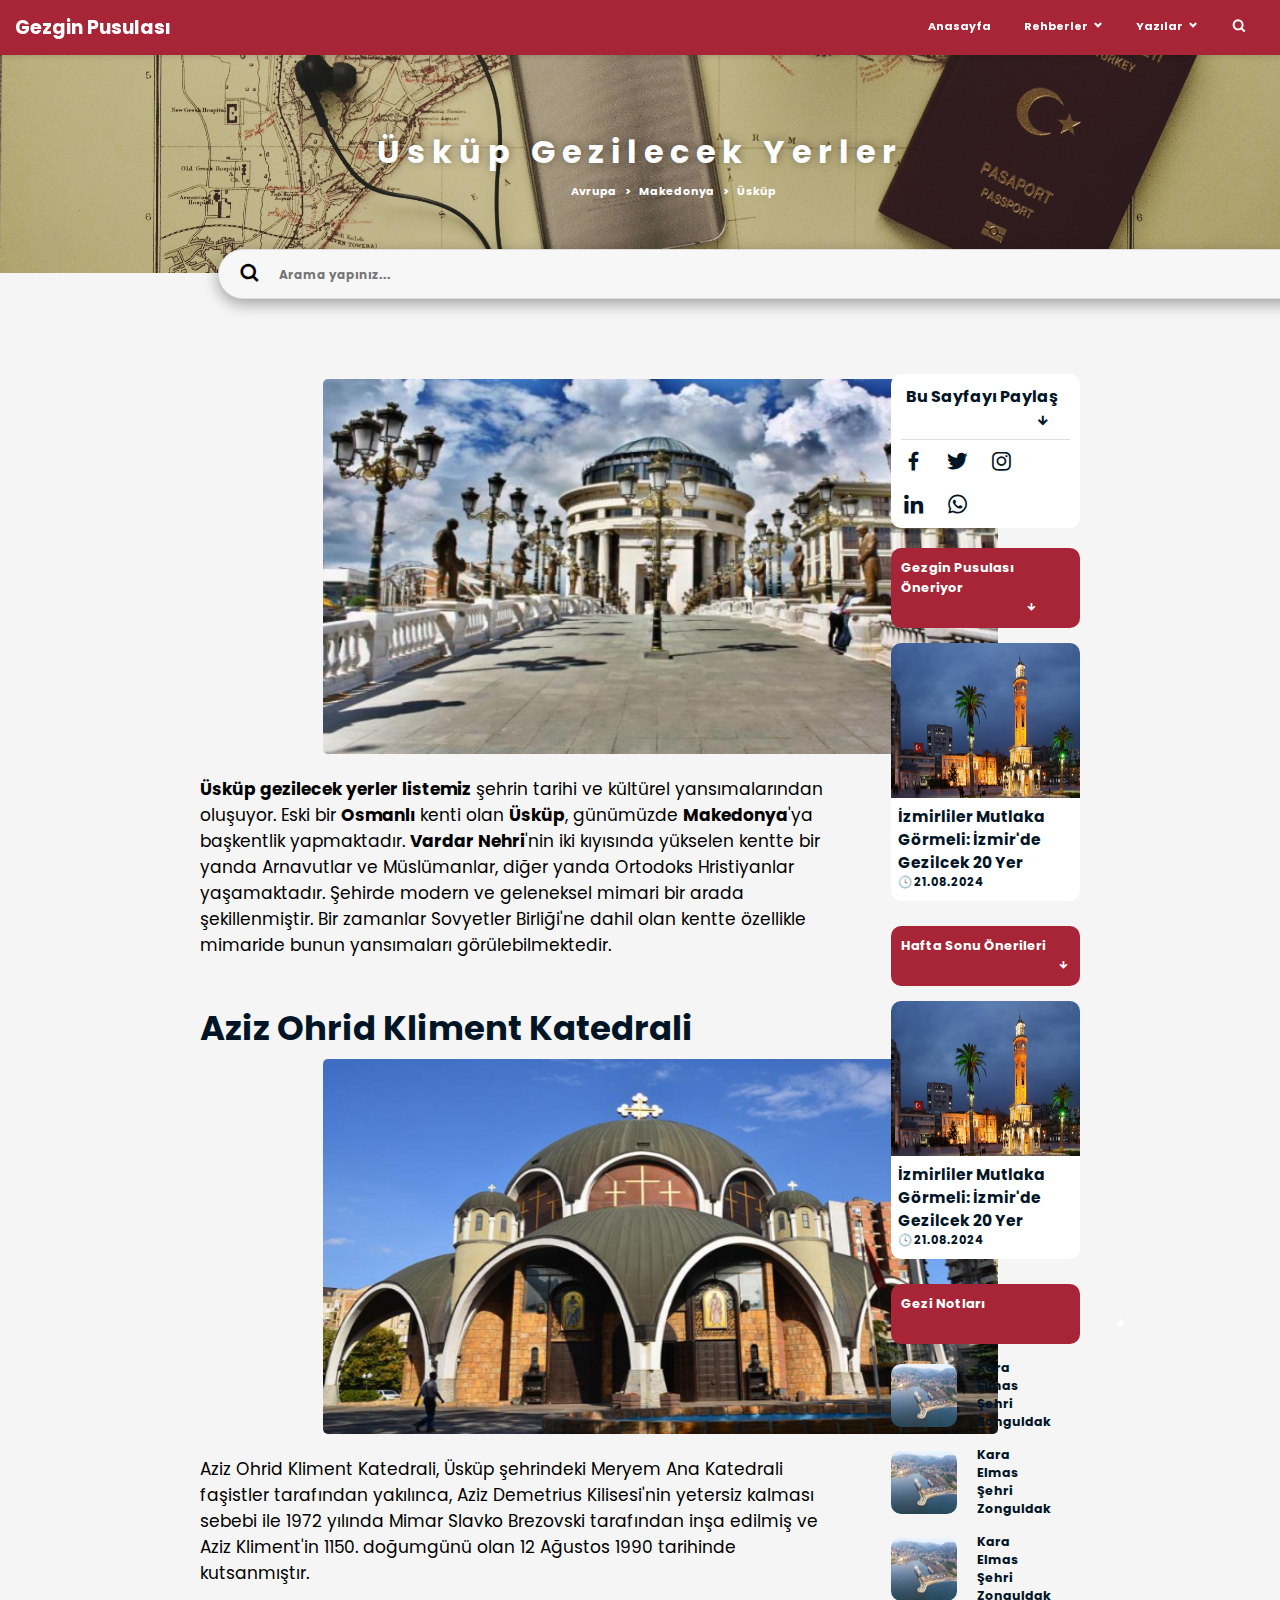
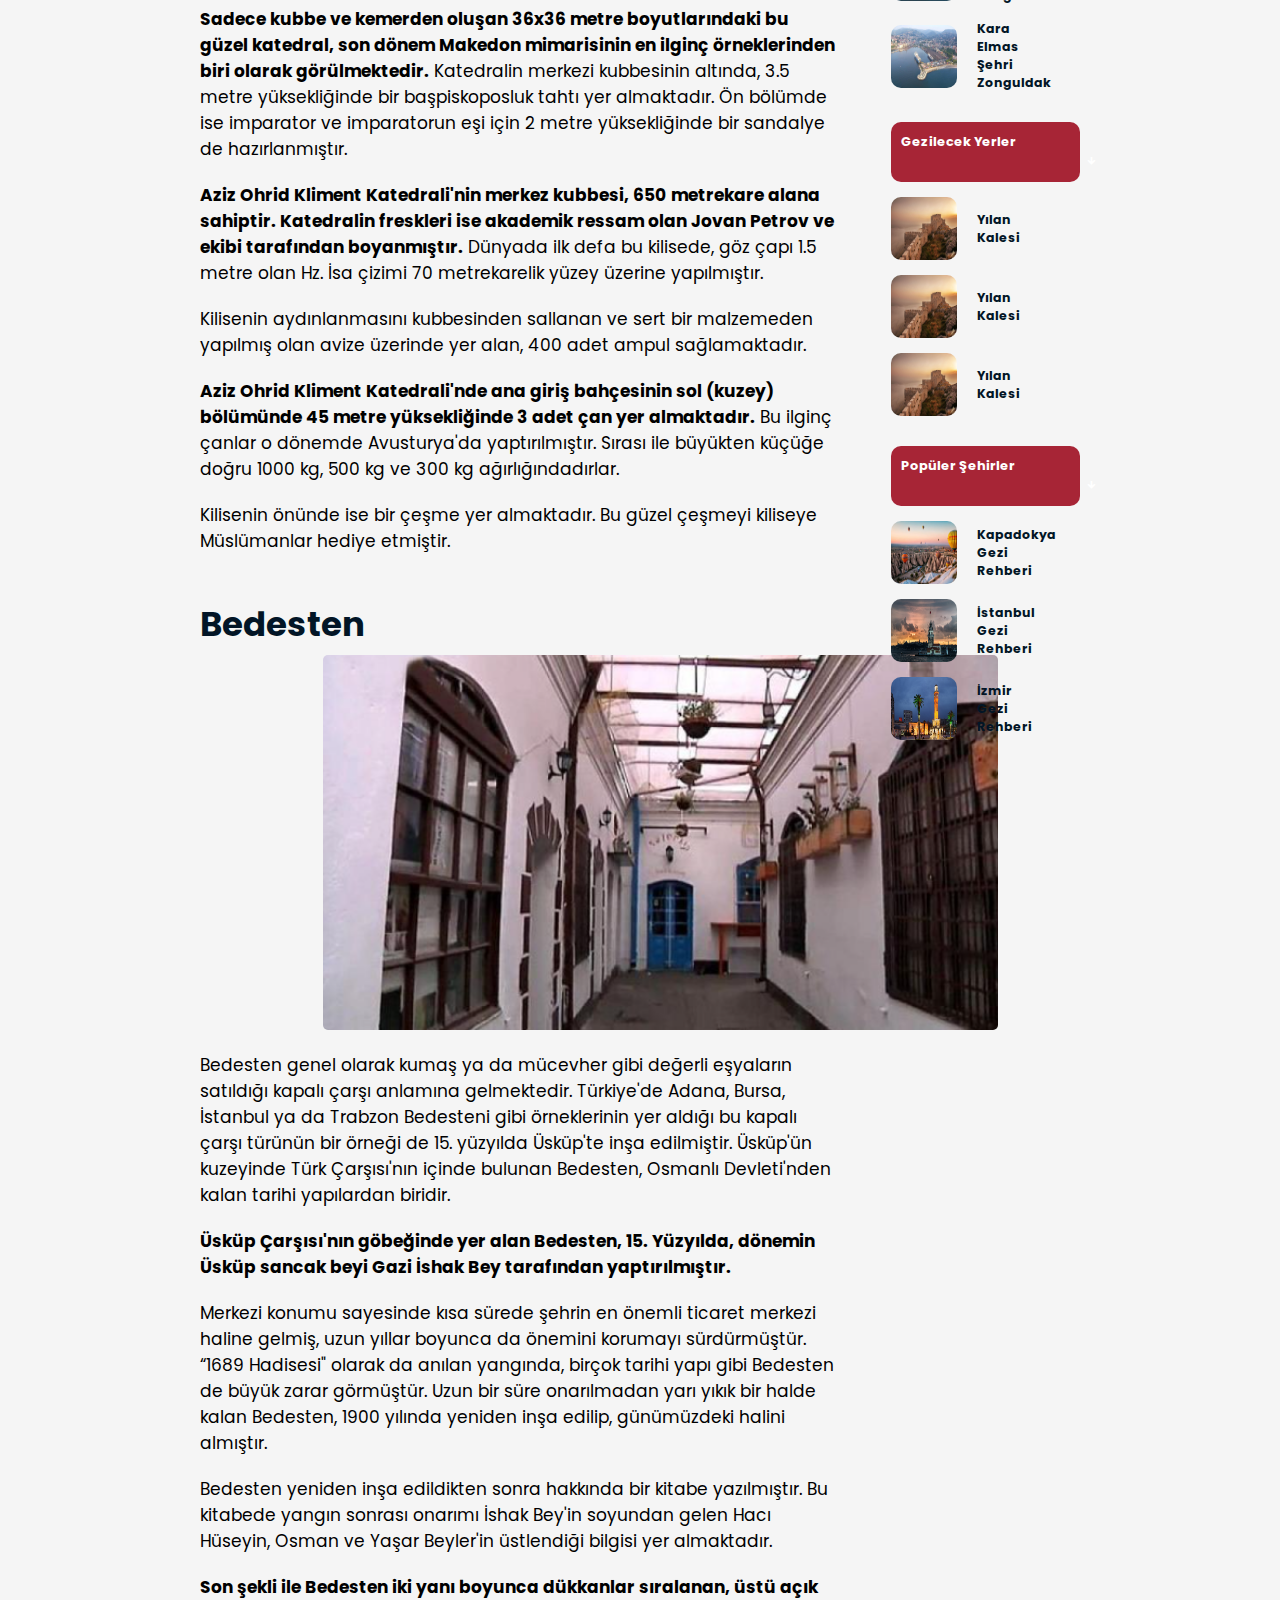
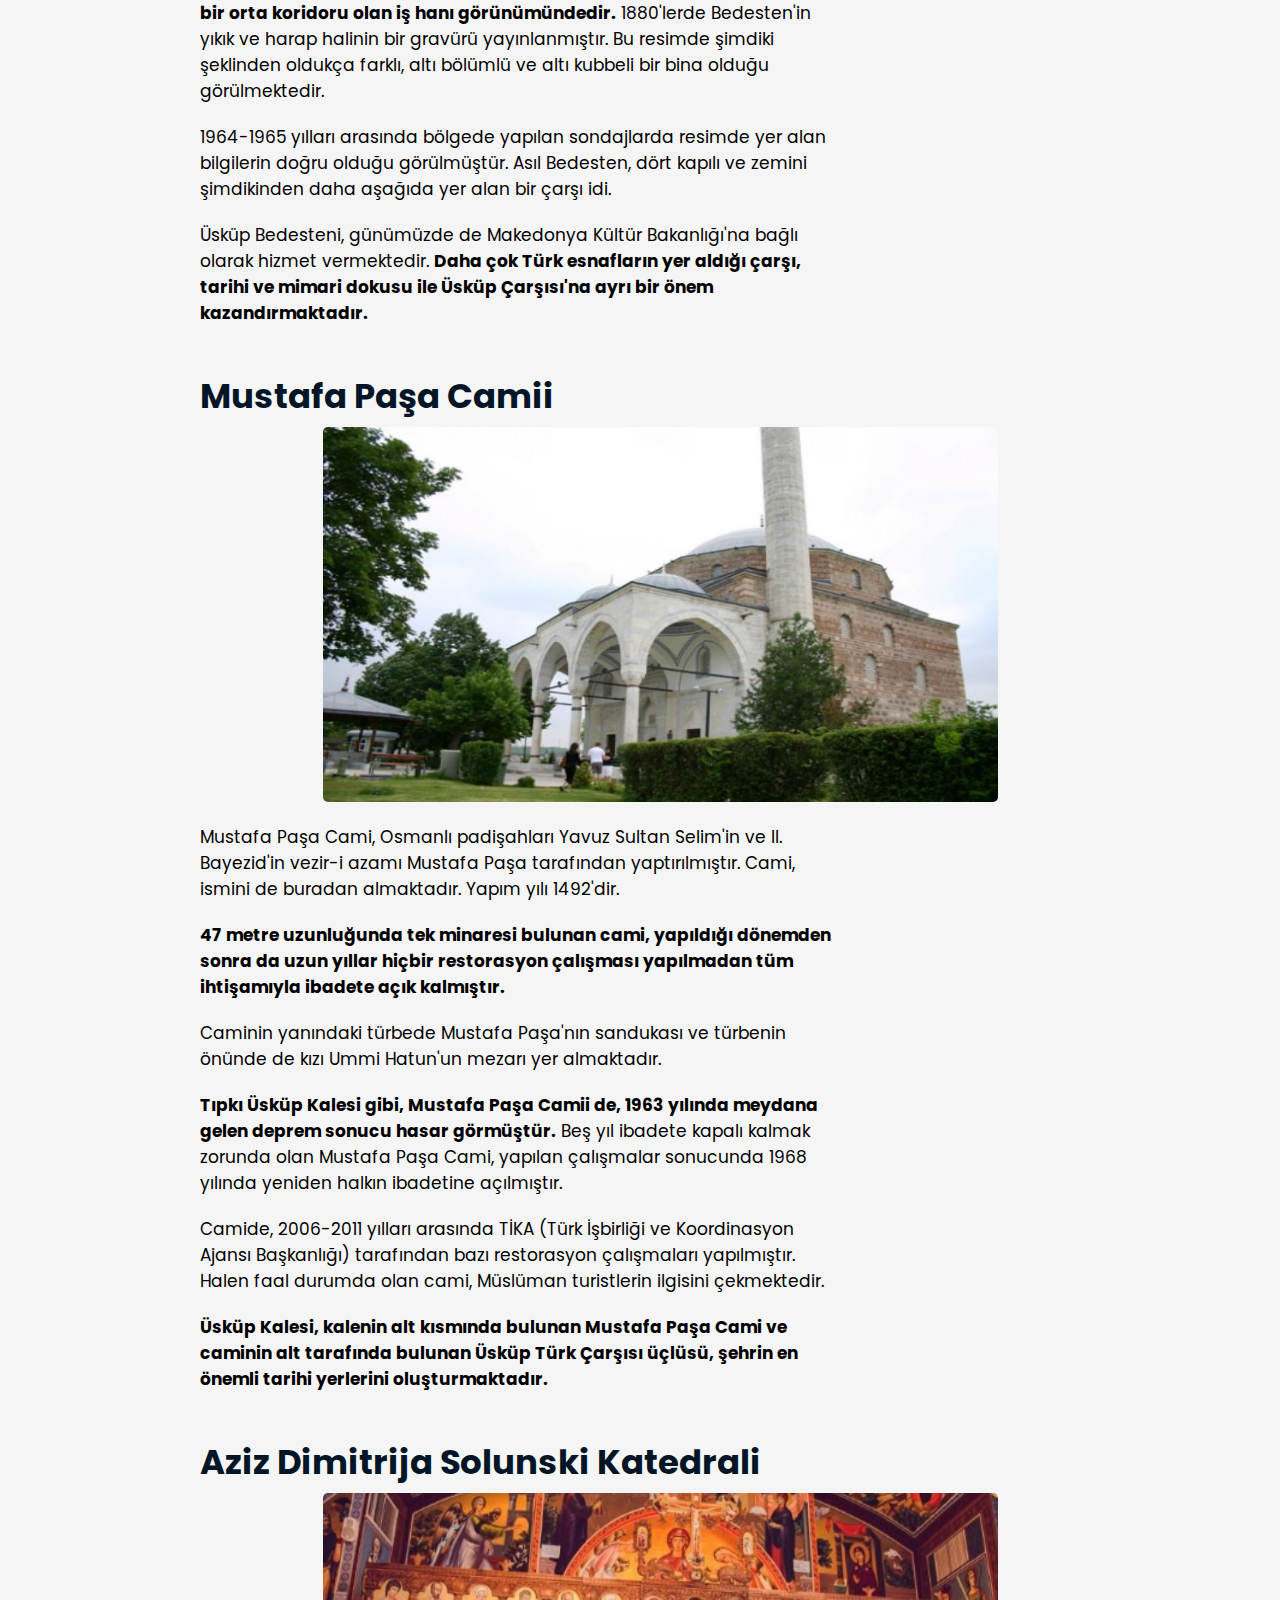
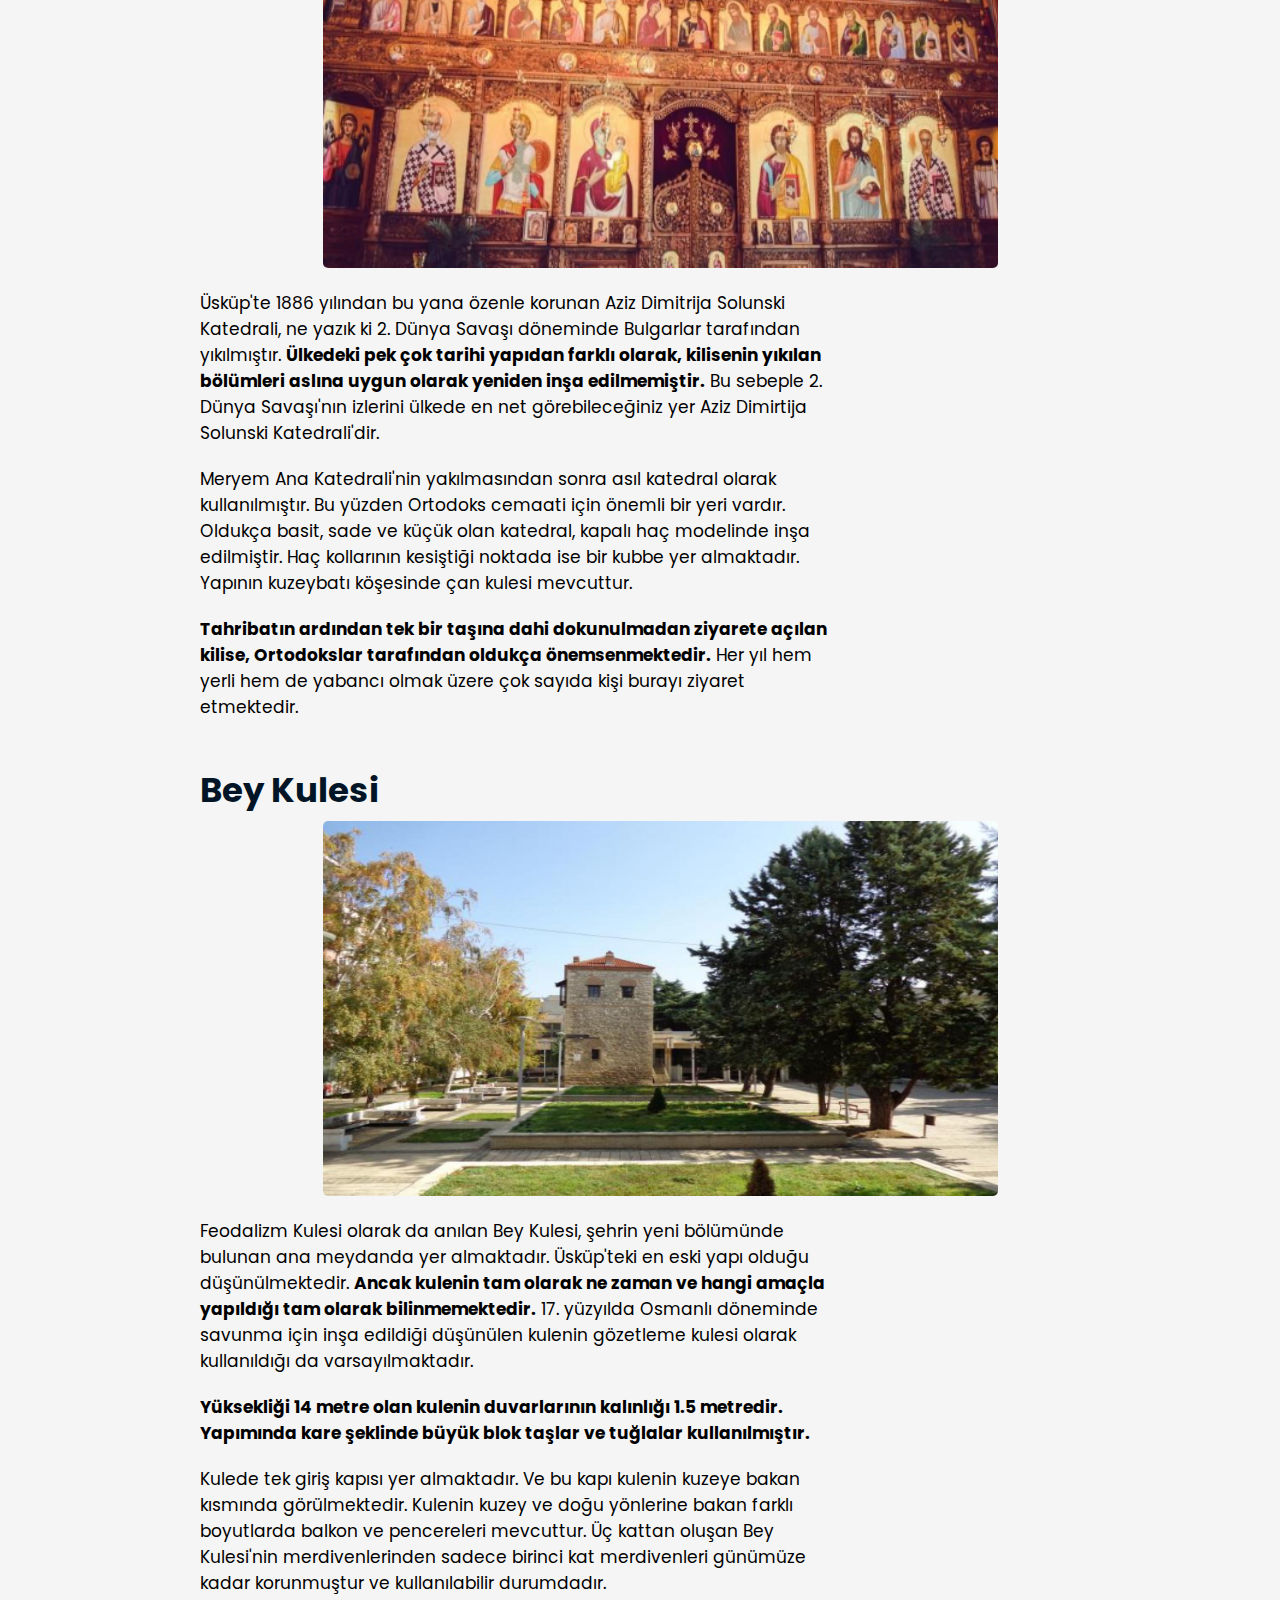
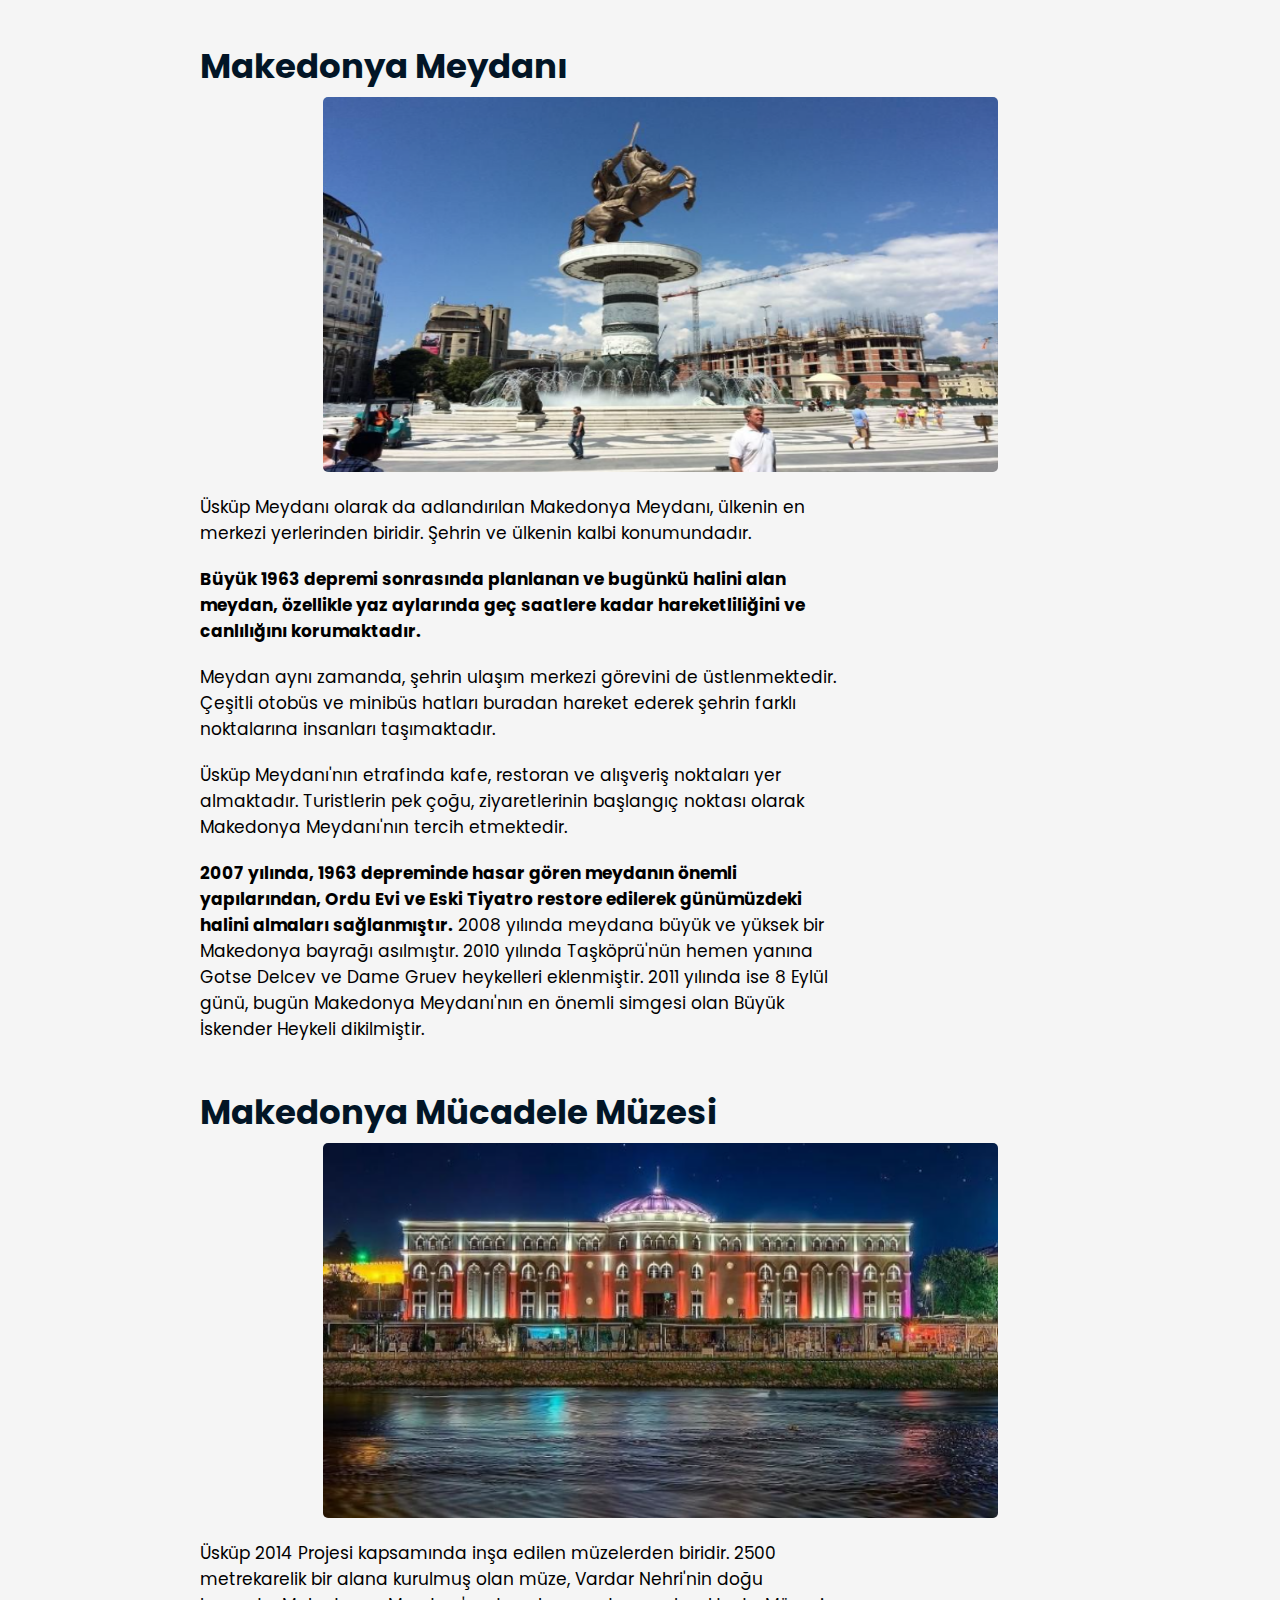
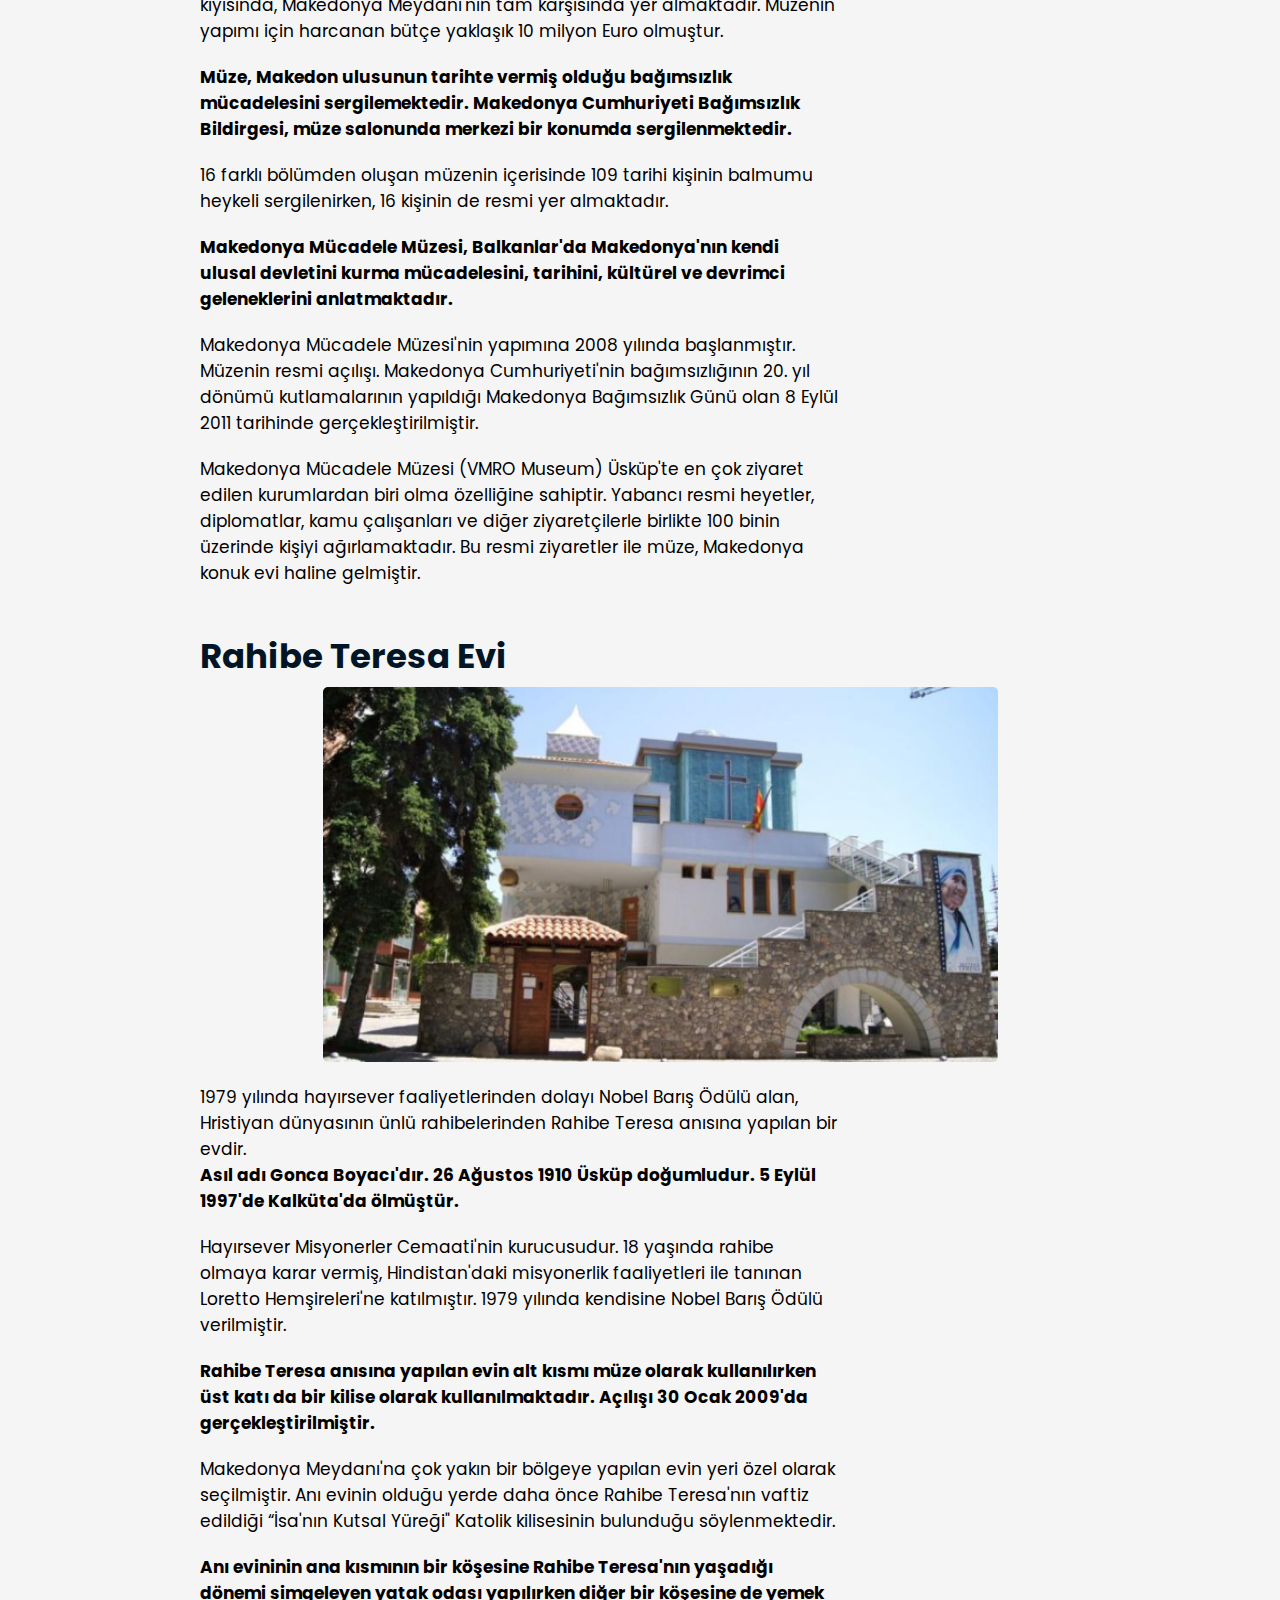
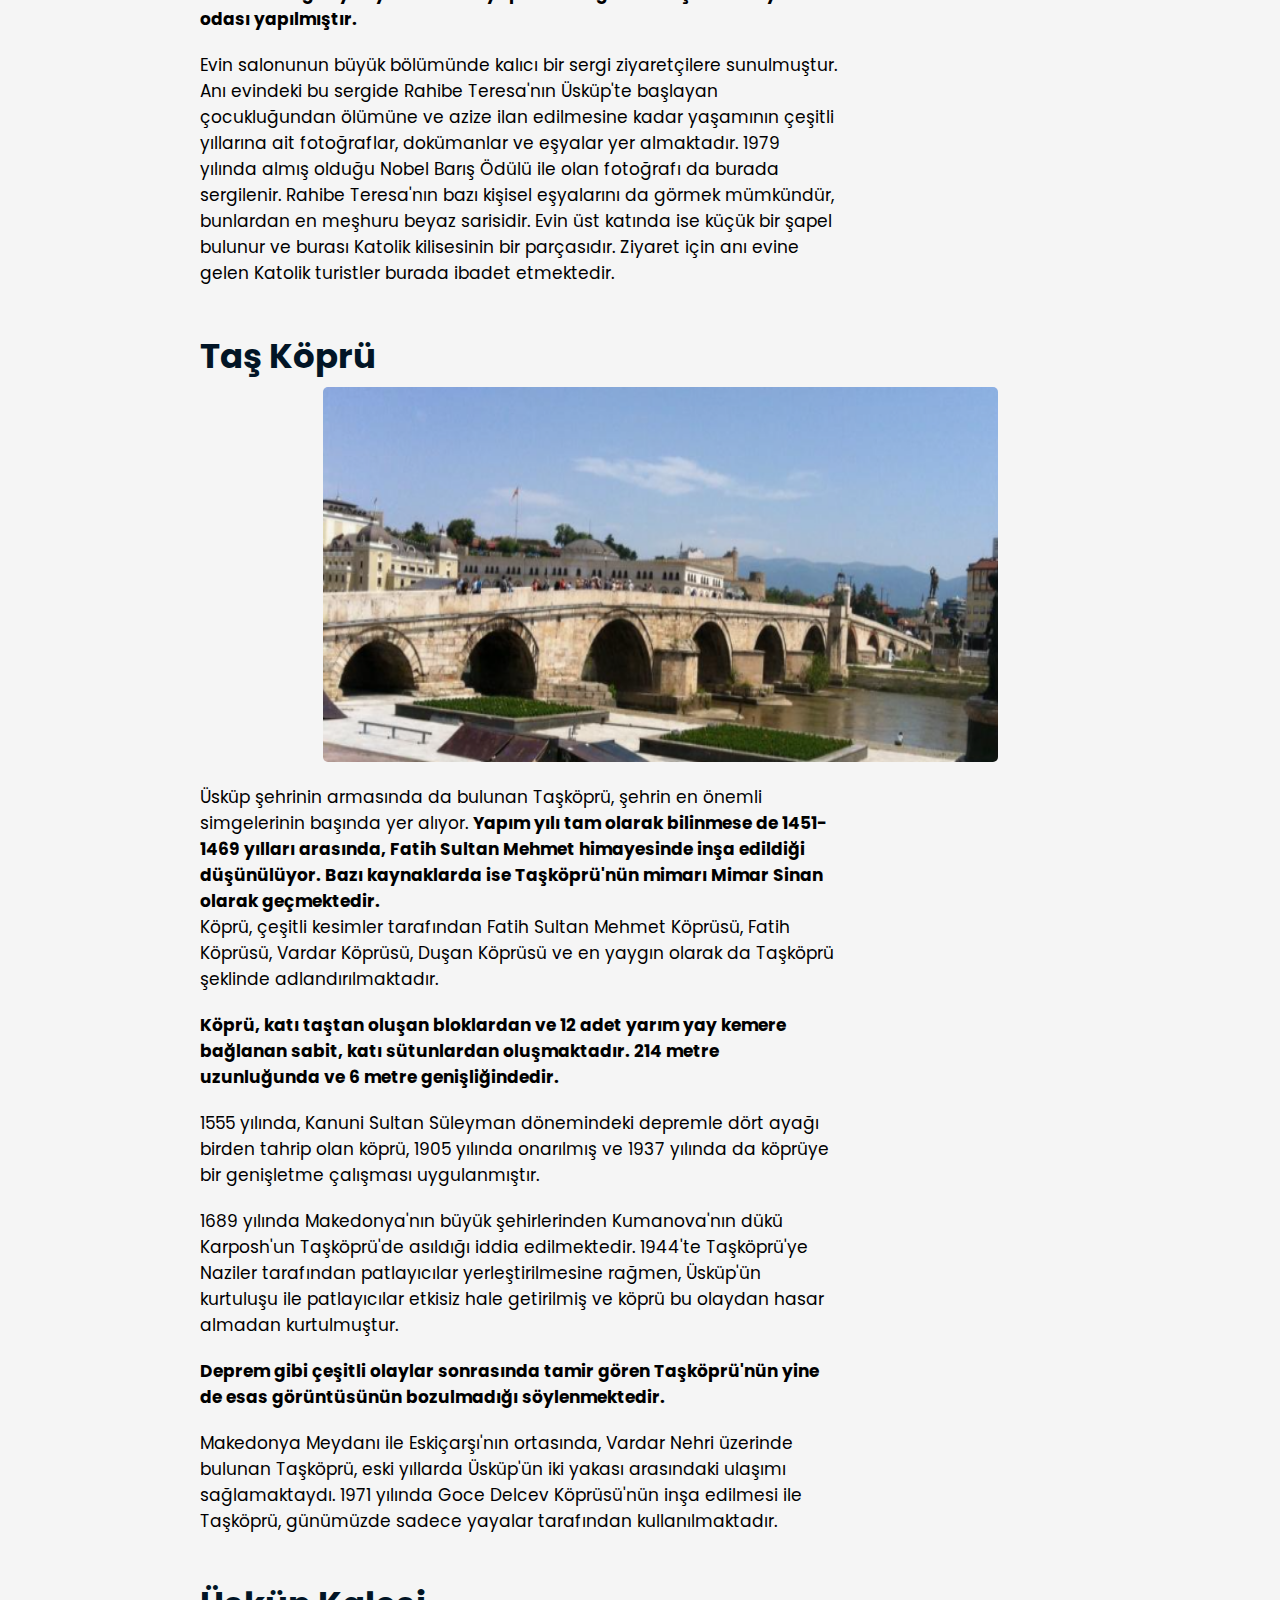
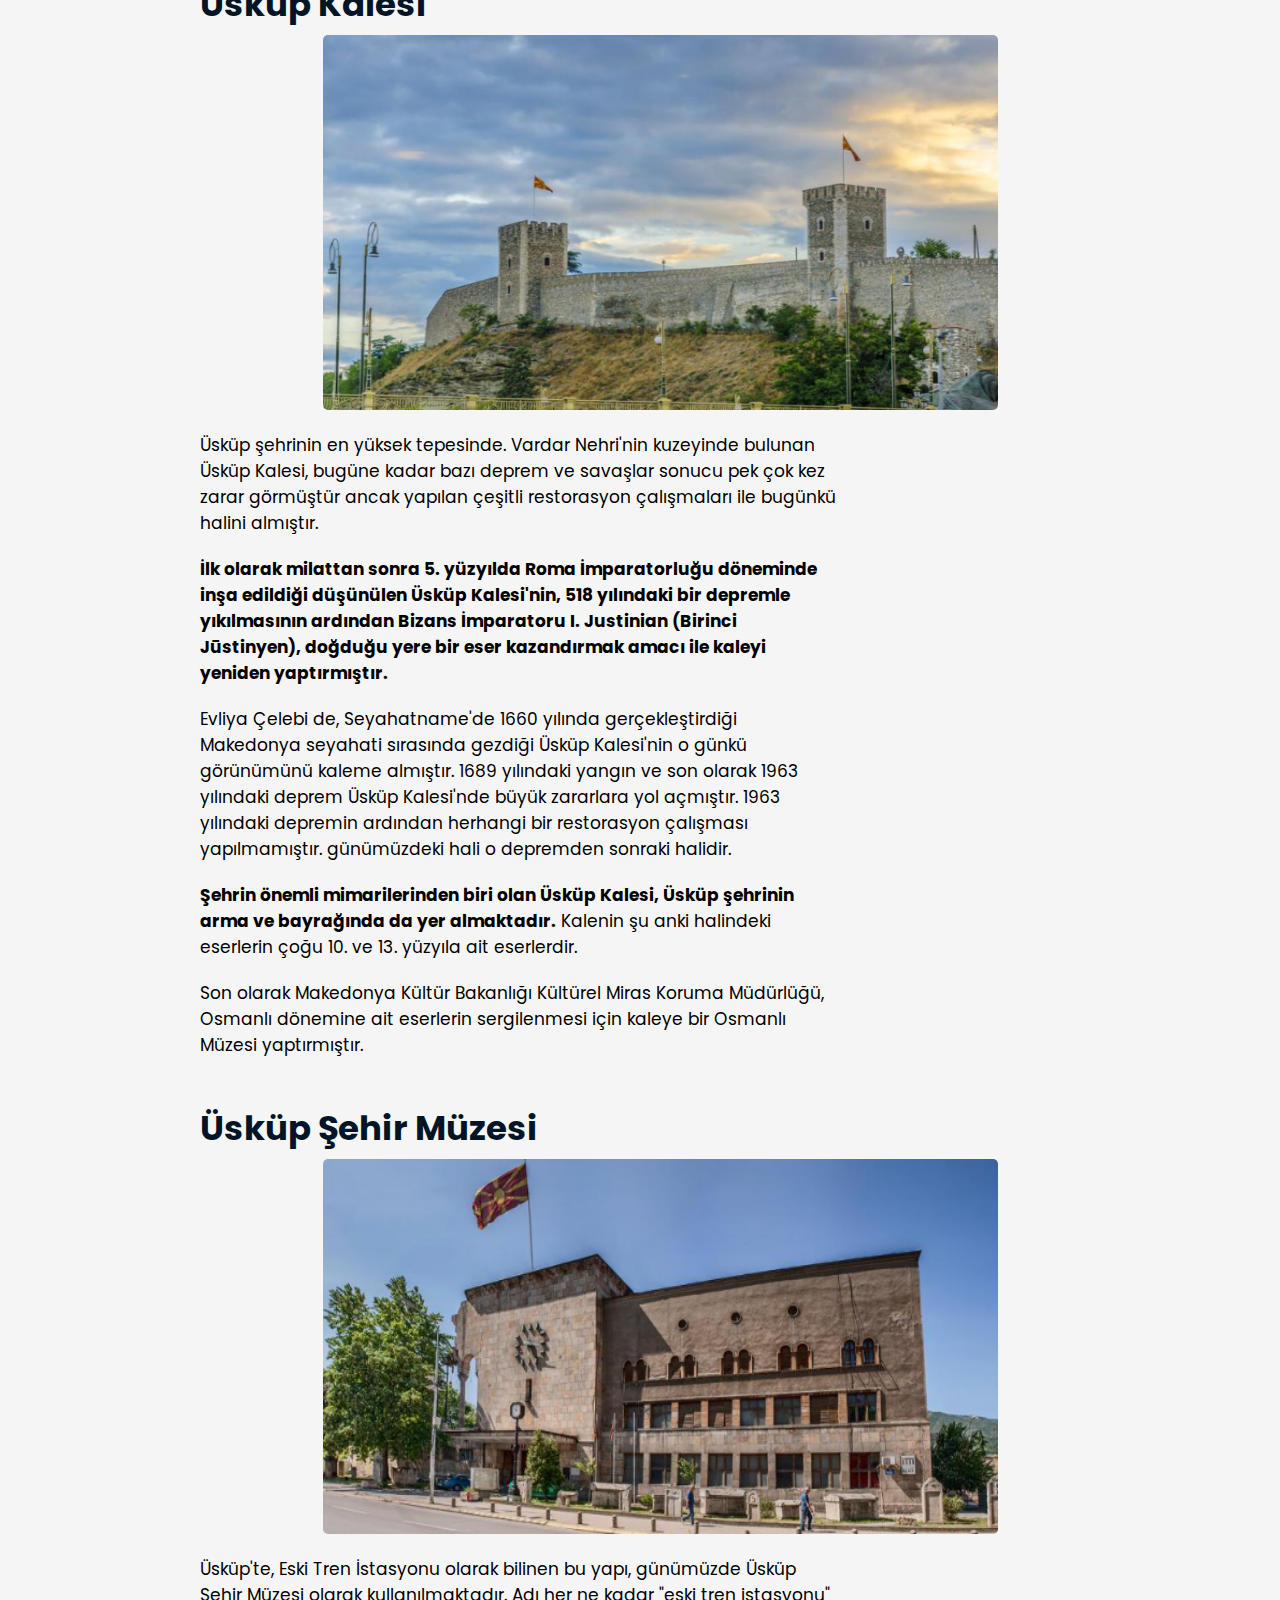
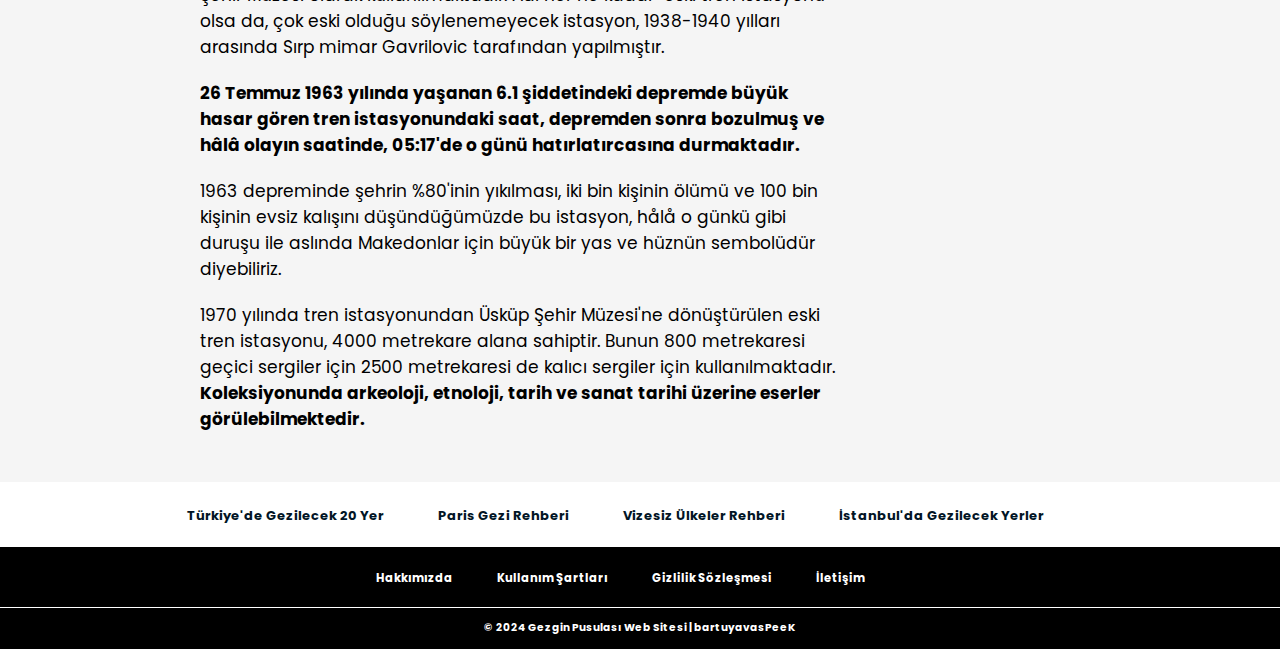
<file: rehber sitesi/Rehberler Alanı/Ülkeler Alanı/Avrupa/Makedonya Alanı/Üsküp/Üsküp Gezilecek Yerler Alanı/uskup-gezilecek-yerler.html>
<!DOCTYPE html>
<html lang="en">
<head>
    <meta charset="UTF-8">
    <meta name="viewport" content="width=device-width, initial-scale=1.0">
    <title>Gezgin Pusulası | Üsküp Gezilecek Yerler | bartuyavasPeeK</title>
    <link rel="stylesheet" href="style.css">
    <link href='https://unpkg.com/boxicons@2.1.4/css/boxicons.min.css' rel='stylesheet'>
</head>
<body>
    <header>
        <div class="header-logo">
            <a href="/rehber sitesi/index.html" title="Gezgin Pusulası">Gezgin Pusulası</a>
        </div>
        <div class="nav">
            <ul>
                <li><a href="/rehber sitesi/index.html" title="Anasayfa">Anasayfa</a></li>
                <li class="dropdown">
                    <a href="#" title="Rehberler">Rehberler <span><i class='bx bxs-chevron-down'></i></span></a>
                    <div class="dropdown-content">
                        <a href="/rehber sitesi/Rehberler Alanı/Kıtalar Alanı/kıtalar.html" title="Kıtalar">Kıtalar</a>
                        <a href="/rehber sitesi/Rehberler Alanı/Ülkeler Alanı/ulkeler.html" title="Ülkeler">Ülkeler</a>
                        <a href="/rehber sitesi/Rehberler Alanı/Şehirler Alanı/sehirler.html" title="Şehirler">Şehirler</a>
                    </div>
                </li>
                <li class="dropdown">
                    <a href="#" title="Yazılar">Yazılar <span><i class='bx bxs-chevron-down'></i></span></a>
                    <div class="dropdown-content">
                        <a href="/rehber sitesi/Yazılar Alanı/Gezi Notları/gezi-notlari.html" title="Gezi Notları">Gezi Notları</a>
                        <a href="/rehber sitesi/Yazılar Alanı/Gezilecek Yerler/gezilecek-yerler.html" title="Gezilecek Yerler">Gezilecek Yerler</a>
                        <a href="/rehber sitesi/Yazılar Alanı/Özel Yazılar/ozel-yazilar.html" title="Özel Yazılar">Özel Yazılar</a>
                    </div>
                </li>
                <li><a href="#" class="search" title="Ara"><i class='bx bx-search'></i></a></li>
            </ul>
        </div>
    </header>

    <section class="hero">
        <h1 title="Üsküp Gezilecek Yerler">Üsküp Gezilecek Yerler</h1>
        <div class="recipes">
            <nav aria-label="breadcrumb">
                <ol class="breadcrumb">
                    <li class="breadcrumb-item"><a href="/rehber sitesi/Rehberler Alanı/Kıtalar Alanı/Avrupa Alanı/avrupa.html">Avrupa</a></li>
                    <li class="breadcrumb-item"><a href="/rehber sitesi/Rehberler Alanı/Ülkeler Alanı/Avrupa/Makedonya Alanı/makedonya.html">Makedonya</a></li>
                    <li class="breadcrumb-item"><a href="/rehber sitesi/Rehberler Alanı/Ülkeler Alanı/Avrupa/Makedonya Alanı/Üsküp/uskup.html">Üsküp</a></li>
                </ol>
            </nav>
        </div>
    </section>

    <section class="search-container">
        <form action="/search">
            <span><i class='bx bx-search'></i></span>
            <input type="text" placeholder="Arama yapınız..." title="Ara">
        </form>
    </section>

    <section class="skopje-sights-to-visit-area">
        <!-- left-side -->
        <div class="left-side">
            <div class="gezilecek-yerler-img">
                <img src="/rehber sitesi/Rehberler Alanı/Ülkeler Alanı/Avrupa/Makedonya Alanı/img/üsküp-gezilecek-yerler.png" alt="örnek resim">
            </div>
            <p>
                <b>Üsküp gezilecek yerler listemiz</b> şehrin tarihi ve kültürel yansımalarından oluşuyor. Eski bir <b>Osmanlı</b> kenti olan <b>Üsküp</b>, günümüzde <b>Makedonya</b>'ya başkentlik yapmaktadır. <b>Vardar Nehri</b>'nin iki kıyısında yükselen kentte bir yanda Arnavutlar ve Müslümanlar, diğer yanda Ortodoks Hristiyanlar yaşamaktadır. Şehirde modern ve geleneksel mimari bir arada şekillenmiştir. Bir zamanlar Sovyetler Birliği'ne dahil olan kentte özellikle mimaride bunun yansımaları görülebilmektedir.
            </p>
            
            <h2 class="title" id="aziz-ohrid-kliment">Aziz Ohrid Kliment Katedrali</h2>
            <div class="aziz-ohrid-kliment-katedrali-img">
                <img src="/rehber sitesi/Rehberler Alanı/Ülkeler Alanı/Avrupa/Makedonya Alanı/Üsküp/img/Aziz Ohrid.png" alt="Aziz Ohrid Kliment Katedrali">
            </div>
            <p>
                Aziz Ohrid Kliment Katedrali, Üsküp şehrindeki Meryem Ana Katedrali faşistler tarafından yakılınca, Aziz Demetrius Kilisesi'nin yetersiz kalması sebebi ile 1972 yılında Mimar Slavko Brezovski tarafından inşa edilmiş ve Aziz Kliment'in 1150. doğumgünü olan 12 Ağustos 1990 tarihinde kutsanmıştır.
            </p>
            <p>
                <b>Sadece kubbe ve kemerden oluşan 36x36 metre boyutlarındaki bu güzel katedral, son dönem Makedon mimarisinin en ilginç örneklerinden biri olarak görülmektedir.</b> Katedralin merkezi kubbesinin altında, 3.5 metre yüksekliğinde bir başpiskoposluk tahtı yer almaktadır. Ön bölümde ise imparator ve imparatorun eşi için 2 metre yüksekliğinde bir sandalye de hazırlanmıştır.
            </p>
            <p>
                <b>Aziz Ohrid Kliment Katedrali'nin merkez kubbesi, 650 metrekare alana sahiptir. Katedralin freskleri ise akademik ressam olan Jovan Petrov ve ekibi tarafından boyanmıştır.</b> Dünyada ilk defa bu kilisede, göz çapı 1.5 metre olan Hz. İsa çizimi 70 metrekarelik yüzey üzerine yapılmıştır.
            </p>
            <p>
                Kilisenin aydınlanmasını kubbesinden sallanan ve sert bir malzemeden yapılmış olan avize üzerinde yer alan, 400 adet ampul sağlamaktadır.
            </p>
            <p>
                <b>Aziz Ohrid Kliment Katedrali'nde ana giriş bahçesinin sol (kuzey) bölümünde 45 metre yüksekliğinde 3 adet çan yer almaktadır.</b> Bu ilginç çanlar o dönemde Avusturya'da yaptırılmıştır. Sırası ile büyükten küçüğe doğru 1000 kg, 500 kg ve 300 kg ağırlığındadırlar.
            </p>
            <p>
                Kilisenin önünde ise bir çeşme yer almaktadır. Bu güzel çeşmeyi kiliseye Müslümanlar hediye etmiştir.
            </p>

            <h2 class="title" id="bedesten">Bedesten</h2>
            <div class="bedesten-img">
                <img src="/rehber sitesi/Rehberler Alanı/Ülkeler Alanı/Avrupa/Makedonya Alanı/Üsküp/img/bedesten.png" alt="Bedesten">
            </div>
            <p>
                Bedesten genel olarak kumaş ya da mücevher gibi değerli eşyaların satıldığı kapalı çarşı anlamına gelmektedir. Türkiye'de Adana, Bursa, İstanbul ya da Trabzon Bedesteni gibi örneklerinin yer aldığı bu kapalı çarşı türünün bir örneği de 15. yüzyılda Üsküp'te inşa edilmiştir. Üsküp'ün kuzeyinde Türk Çarşısı'nın içinde bulunan Bedesten, Osmanlı Devleti'nden kalan tarihi yapılardan biridir.
            </p>
            <p>
                <b>Üsküp Çarşısı'nın göbeğinde yer alan Bedesten, 15. Yüzyılda, dönemin Üsküp sancak beyi Gazi İshak Bey tarafından yaptırılmıştır.</b>
            </p>
            <p>
                Merkezi konumu sayesinde kısa sürede şehrin en önemli ticaret merkezi haline gelmiş, uzun yıllar boyunca da önemini korumayı sürdürmüştür. “1689 Hadisesi" olarak da anılan yangında, birçok tarihi yapı gibi Bedesten de büyük zarar görmüştür. Uzun bir süre onarılmadan yarı yıkık bir halde kalan Bedesten, 1900 yılında yeniden inşa edilip, günümüzdeki halini almıştır.
            </p>
            <p>
                Bedesten yeniden inşa edildikten sonra hakkında bir kitabe yazılmıştır. Bu kitabede yangın sonrası onarımı İshak Bey'in soyundan gelen Hacı Hüseyin, Osman ve Yaşar Beyler'in üstlendiği bilgisi yer almaktadır.
            </p>
            <p>
                <b>Son şekli ile Bedesten iki yanı boyunca dükkanlar sıralanan, üstü açık bir orta koridoru olan iş hanı görünümündedir.</b> 1880'lerde Bedesten'in yıkık ve harap halinin bir gravürü yayınlanmıştır. Bu resimde şimdiki şeklinden oldukça farklı, altı bölümlü ve altı kubbeli bir bina olduğu görülmektedir.
            </p>
            <p>
                1964-1965 yılları arasında bölgede yapılan sondajlarda resimde yer alan bilgilerin doğru olduğu görülmüştür. Asıl Bedesten, dört kapılı ve zemini şimdikinden daha aşağıda yer alan bir çarşı idi.
            </p>
            <p>
                Üsküp Bedesteni, günümüzde de Makedonya Kültür Bakanlığı'na bağlı olarak hizmet vermektedir. <b>Daha çok Türk esnafların yer aldığı çarşı, tarihi ve mimari dokusu ile Üsküp Çarşısı'na ayrı bir önem kazandırmaktadır.</b>
            </p>

            <h2 class="title" id="mustafa-pasa">Mustafa Paşa Camii</h2>
            <div class="mustafa-pasa-camii-img">
                <img src="/rehber sitesi/Rehberler Alanı/Ülkeler Alanı/Avrupa/Makedonya Alanı/Üsküp/img/mustafa paşa camii.png" alt="Mustafa Paşa Camii">
            </div>
            <p>            
                Mustafa Paşa Cami, Osmanlı padişahları Yavuz Sultan Selim'in ve II. Bayezid'in vezir-i azamı Mustafa Paşa tarafından yaptırılmıştır. Cami, ismini de buradan almaktadır. Yapım yılı 1492'dir.
            </p>
            <p>
                <b>47 metre uzunluğunda tek minaresi bulunan cami, yapıldığı dönemden sonra da uzun yıllar hiçbir restorasyon çalışması yapılmadan tüm ihtişamıyla ibadete açık kalmıştır.</b>
            </p>
            <p>
                Caminin yanındaki türbede Mustafa Paşa'nın sandukası ve türbenin önünde de kızı Ummi Hatun'un mezarı yer almaktadır.
            </p>
            <p>
                <b>Tıpkı Üsküp Kalesi gibi, Mustafa Paşa Camii de, 1963 yılında meydana gelen deprem sonucu hasar görmüştür.</b> Beş yıl ibadete kapalı kalmak zorunda olan Mustafa Paşa Cami, yapılan çalışmalar sonucunda 1968 yılında yeniden halkın ibadetine açılmıştır.
            </p>
            <p>
                Camide, 2006-2011 yılları arasında TİKA (Türk İşbirliği ve Koordinasyon Ajansı Başkanlığı) tarafından bazı restorasyon çalışmaları yapılmıştır. Halen faal durumda olan cami, Müslüman turistlerin ilgisini çekmektedir.
            </p>
            <p>
                <b>Üsküp Kalesi, kalenin alt kısmında bulunan Mustafa Paşa Cami ve caminin alt tarafında bulunan Üsküp Türk Çarşısı üçlüsü, şehrin en önemli tarihi yerlerini oluşturmaktadır.</b>
            </p>

            <h2 class="title" id="aziz-dimitrija-solunski">Aziz Dimitrija Solunski Katedrali</h2>
            <div class="aziz-dimitrija-solunski-katedrali-img">
                <img src="/rehber sitesi/Rehberler Alanı/Ülkeler Alanı/Avrupa/Makedonya Alanı/Üsküp/img/Aziz Dimitrija Solunski Katedrali.png" alt="Aziz Dimitrija Solunski Katedrali">
            </div>
            <p>
                Üsküp'te 1886 yılından bu yana özenle korunan Aziz Dimitrija Solunski Katedrali, ne yazık ki 2. Dünya Savaşı döneminde Bulgarlar tarafından yıkılmıştır. <b>Ülkedeki pek çok tarihi yapıdan farklı olarak, kilisenin yıkılan bölümleri aslına uygun olarak yeniden inşa edilmemiştir.</b> Bu sebeple 2. Dünya Savaşı'nın izlerini ülkede en net görebileceğiniz yer Aziz Dimirtija Solunski Katedrali'dir.
            </p>
            <p>
                Meryem Ana Katedrali'nin yakılmasından sonra asıl katedral olarak kullanılmıştır. Bu yüzden Ortodoks cemaati için önemli bir yeri vardır. Oldukça basit, sade ve küçük olan katedral, kapalı haç modelinde inşa edilmiştir. Haç kollarının kesiştiği noktada ise bir kubbe yer almaktadır. Yapının kuzeybatı köşesinde çan kulesi mevcuttur.
            </p>
            <p>
                <b>Tahribatın ardından tek bir taşına dahi dokunulmadan ziyarete açılan kilise, Ortodokslar tarafından oldukça önemsenmektedir.</b> Her yıl hem yerli hem de yabancı olmak üzere çok sayıda kişi burayı ziyaret etmektedir.
            </p>

            <h2 class="title" id="bey-kulesi">Bey Kulesi</h2>
            <div class="bey-kulesi-img">
                <img src="/rehber sitesi/Rehberler Alanı/Ülkeler Alanı/Avrupa/Makedonya Alanı/Üsküp/img/bey kulesi.png" alt="Bey Kulesi">
            </div>
            <p>
                Feodalizm Kulesi olarak da anılan Bey Kulesi, şehrin yeni bölümünde bulunan ana meydanda yer almaktadır. Üsküp'teki en eski yapı olduğu düşünülmektedir. <b>Ancak kulenin tam olarak ne zaman ve hangi amaçla yapıldığı tam olarak bilinmemektedir.</b> 17. yüzyılda Osmanlı döneminde savunma için inşa edildiği düşünülen kulenin gözetleme kulesi olarak kullanıldığı da varsayılmaktadır.
            </p>
            <p>
                <b>Yüksekliği 14 metre olan kulenin duvarlarının kalınlığı 1.5 metredir. Yapımında kare şeklinde büyük blok taşlar ve tuğlalar kullanılmıştır.</b>
            </p>
            <p>
                Kulede tek giriş kapısı yer almaktadır. Ve bu kapı kulenin kuzeye bakan kısmında görülmektedir. Kulenin kuzey ve doğu yönlerine bakan farklı boyutlarda balkon ve pencereleri mevcuttur. Üç kattan oluşan Bey Kulesi'nin merdivenlerinden sadece birinci kat merdivenleri günümüze kadar korunmuştur ve kullanılabilir durumdadır.
            </p>

            <h2 class="title" id="makedonya-meydani">Makedonya Meydanı</h2>
            <div class="makedonya-meydani-img">
                <img src="/rehber sitesi/Rehberler Alanı/Ülkeler Alanı/Avrupa/Makedonya Alanı/Üsküp/img/makedonya meydanı.png" alt="Makedonya Meydanı">
            </div>
            <p>
                Üsküp Meydanı olarak da adlandırılan Makedonya Meydanı, ülkenin en merkezi yerlerinden biridir. Şehrin ve ülkenin kalbi konumundadır.
            </p>
            <p>
                <b>Büyük 1963 depremi sonrasında planlanan ve bugünkü halini alan meydan, özellikle yaz aylarında geç saatlere kadar hareketliliğini ve canlılığını korumaktadır.</b>
            </p>
            <p>
                Meydan aynı zamanda, şehrin ulaşım merkezi görevini de üstlenmektedir. Çeşitli otobüs ve minibüs hatları buradan hareket ederek şehrin farklı noktalarına insanları taşımaktadır.
            </p>
            <p>
                Üsküp Meydanı'nın etrafinda kafe, restoran ve alışveriş noktaları yer almaktadır. Turistlerin pek çoğu, ziyaretlerinin başlangıç noktası olarak Makedonya Meydanı'nın tercih etmektedir.
            </p>
            <p>
                <b>2007 yılında, 1963 depreminde hasar gören meydanın önemli yapılarından, Ordu Evi ve Eski Tiyatro restore edilerek günümüzdeki halini almaları sağlanmıştır.</b> 2008 yılında meydana büyük ve yüksek bir Makedonya bayrağı asılmıştır. 2010 yılında Taşköprü'nün hemen yanına Gotse Delcev ve Dame Gruev heykelleri eklenmiştir. 2011 yılında ise 8 Eylül günü, bugün Makedonya Meydanı'nın en önemli simgesi olan Büyük İskender Heykeli dikilmiştir.
            </p>

            <h2 class="title" id="makedonya-mucadele-muzesi">Makedonya Mücadele Müzesi</h2>
            <div class="makedonya-mucadele-muzesi-img">
                <img src="/rehber sitesi/Rehberler Alanı/Ülkeler Alanı/Avrupa/Makedonya Alanı/Üsküp/img/makedonya mücadele müzesi.png" alt="Makedonya Mücadele Müzesi">
            </div>
            <p>
                Üsküp 2014 Projesi kapsamında inşa edilen müzelerden biridir. 2500 metrekarelik bir alana kurulmuş olan müze, Vardar Nehri'nin doğu kıyısında, Makedonya Meydanı'nın tam karşısında yer almaktadır. Müzenin yapımı için harcanan bütçe yaklaşık 10 milyon Euro olmuştur.
            </p>
            <p>
                <b>Müze, Makedon ulusunun tarihte vermiş olduğu bağımsızlık mücadelesini sergilemektedir. Makedonya Cumhuriyeti Bağımsızlık Bildirgesi, müze salonunda merkezi bir konumda sergilenmektedir.</b>
            </p>
            <p>
                16 farklı bölümden oluşan müzenin içerisinde 109 tarihi kişinin balmumu heykeli sergilenirken, 16 kişinin de resmi yer almaktadır.
            </p>
            <p>
                <b>Makedonya Mücadele Müzesi, Balkanlar'da Makedonya'nın kendi ulusal devletini kurma mücadelesini, tarihini, kültürel ve devrimci geleneklerini anlatmaktadır.</b>
            </p>
            <p>
                Makedonya Mücadele Müzesi'nin yapımına 2008 yılında başlanmıştır. Müzenin resmi açılışı. Makedonya Cumhuriyeti'nin bağımsızlığının 20. yıl dönümü kutlamalarının yapıldığı Makedonya Bağımsızlık Günü olan 8 Eylül 2011 tarihinde gerçekleştirilmiştir.
            </p>
            <p>
                Makedonya Mücadele Müzesi (VMRO Museum) Üsküp'te en çok ziyaret edilen kurumlardan biri olma özelliğine sahiptir. Yabancı resmi heyetler, diplomatlar, kamu çalışanları ve diğer ziyaretçilerle birlikte 100 binin üzerinde kişiyi ağırlamaktadır. Bu resmi ziyaretler ile müze, Makedonya konuk evi haline gelmiştir.
            </p>

            <h2 class="title" id="rahibe-teresa-evi">Rahibe Teresa Evi</h2>
            <div class="rahibe-teresa-evi-img">
                <img src="/rehber sitesi/Rehberler Alanı/Ülkeler Alanı/Avrupa/Makedonya Alanı/Üsküp/img/rahibe teresa evi.png" alt="Rahibe Teresa Evi">
            </div>
            <p>
                1979 yılında hayırsever faaliyetlerinden dolayı Nobel Barış Ödülü alan, Hristiyan dünyasının ünlü rahibelerinden Rahibe Teresa anısına yapılan bir evdir.
                <br>
                <b>Asıl adı Gonca Boyacı'dır. 26 Ağustos 1910 Üsküp doğumludur. 5 Eylül 1997'de Kalküta'da ölmüştür.</b>
            </p>
            <p>
                Hayırsever Misyonerler Cemaati'nin kurucusudur. 18 yaşında rahibe olmaya karar vermiş, Hindistan'daki misyonerlik faaliyetleri ile tanınan Loretto Hemşireleri'ne katılmıştır. 1979 yılında kendisine Nobel Barış Ödülü verilmiştir.
            </p>
            <p>
                <b>Rahibe Teresa anısına yapılan evin alt kısmı müze olarak kullanılırken üst katı da bir kilise olarak kullanılmaktadır. Açılışı 30 Ocak 2009'da gerçekleştirilmiştir.</b>
            </p>
            <p>
                Makedonya Meydanı'na çok yakın bir bölgeye yapılan evin yeri özel olarak seçilmiştir. Anı evinin olduğu yerde daha önce Rahibe Teresa'nın vaftiz edildiği “İsa'nın Kutsal Yüreği" Katolik kilisesinin bulunduğu söylenmektedir.
            </p>
            <p>
                <b>Anı evininin ana kısmının bir köşesine Rahibe Teresa'nın yaşadığı dönemi simgeleyen yatak odası yapılırken diğer bir köşesine de yemek odası yapılmıştır.</b>
            </p>
            <p>
                Evin salonunun büyük bölümünde kalıcı bir sergi ziyaretçilere sunulmuştur. Anı evindeki bu sergide Rahibe Teresa'nın Üsküp'te başlayan çocukluğundan ölümüne ve azize ilan edilmesine kadar yaşamının çeşitli yıllarına ait fotoğraflar, dokümanlar ve eşyalar yer almaktadır. 1979 yılında almış olduğu Nobel Barış Ödülü ile olan fotoğrafı da burada sergilenir. Rahibe Teresa'nın bazı kişisel eşyalarını da görmek mümkündür, bunlardan en meşhuru beyaz sarisidir. Evin üst katında ise küçük bir şapel bulunur ve burası Katolik kilisesinin bir parçasıdır. Ziyaret için anı evine gelen Katolik turistler burada ibadet etmektedir.
            </p>

            <h2 class="title" id="tas-kopru">Taş Köprü</h2>
            <div class="tas-kopru-img">
                <img src="/rehber sitesi/Rehberler Alanı/Ülkeler Alanı/Avrupa/Makedonya Alanı/Üsküp/img/taş köprü.png" alt="Taş Köprü">
            </div>
            <p>
                Üsküp şehrinin armasında da bulunan Taşköprü, şehrin en önemli simgelerinin başında yer alıyor. <b>Yapım yılı tam olarak bilinmese de 1451-1469 yılları arasında, Fatih Sultan Mehmet
                himayesinde inşa edildiği düşünülüyor. Bazı kaynaklarda ise Taşköprü'nün mimarı Mimar Sinan olarak geçmektedir.</b>
                <br>
                Köprü, çeşitli kesimler tarafından Fatih Sultan Mehmet Köprüsü, Fatih Köprüsü, Vardar Köprüsü, Duşan Köprüsü ve en yaygın olarak da Taşköprü şeklinde adlandırılmaktadır.
            </p>
            <p>
                <b>Köprü, katı taştan oluşan bloklardan ve 12 adet yarım yay kemere bağlanan sabit, katı sütunlardan oluşmaktadır. 214 metre uzunluğunda ve 6 metre genişliğindedir.</b>
            </p>
            <p>
                1555 yılında, Kanuni Sultan Süleyman dönemindeki depremle dört ayağı birden tahrip olan köprü, 1905 yılında onarılmış ve 1937 yılında da köprüye bir genişletme çalışması uygulanmıştır.
            </p>
            <p>
                1689 yılında Makedonya'nın büyük şehirlerinden Kumanova'nın dükü Karposh'un Taşköprü'de asıldığı iddia edilmektedir. 1944'te Taşköprü'ye Naziler tarafından patlayıcılar yerleştirilmesine rağmen, Üsküp'ün kurtuluşu ile patlayıcılar etkisiz hale getirilmiş ve köprü bu olaydan hasar almadan kurtulmuştur.
            </p>
            <p>
                <b>Deprem gibi çeşitli olaylar sonrasında tamir gören Taşköprü'nün yine de esas görüntüsünün bozulmadığı söylenmektedir.</b>
            </p>
            <p>
                Makedonya Meydanı ile Eskiçarşı'nın ortasında, Vardar Nehri üzerinde bulunan Taşköprü, eski yıllarda Üsküp'ün iki yakası arasındaki ulaşımı sağlamaktaydı. 1971 yılında Goce Delcev Köprüsü'nün inşa edilmesi ile Taşköprü, günümüzde sadece yayalar tarafından kullanılmaktadır.
            </p>

            <h2 class="title" id="uskup-kalesi">Üsküp Kalesi</h2>
            <div class="uskup-kalesi-img">
                <img src="/rehber sitesi/Rehberler Alanı/Ülkeler Alanı/Avrupa/Makedonya Alanı/Üsküp/img/üsküp kalesi.png" alt="Üsküp Kalesi">
            </div>
            <p>
                Üsküp şehrinin en yüksek tepesinde. Vardar Nehri'nin kuzeyinde bulunan Üsküp Kalesi, bugüne kadar bazı deprem ve savaşlar sonucu pek çok kez zarar görmüştür ancak yapılan çeşitli restorasyon çalışmaları ile bugünkü halini almıştır.
            </p>
            <p>
                <b>İlk olarak milattan sonra 5. yüzyılda Roma İmparatorluğu döneminde inşa edildiği düşünülen Üsküp Kalesi'nin, 518 yılındaki bir depremle yıkılmasının ardından Bizans İmparatoru I. Justinian (Birinci Jūstinyen), doğduğu yere bir eser kazandırmak amacı ile kaleyi yeniden yaptırmıştır.</b>
            </p>
            <p>
                Evliya Çelebi de, Seyahatname'de 1660 yılında gerçekleştirdiği Makedonya seyahati sırasında gezdiği Üsküp Kalesi'nin o günkü görünümünü kaleme almıştır.
                1689 yılındaki yangın ve son olarak 1963 yılındaki deprem Üsküp Kalesi'nde büyük zararlara yol açmıştır. 1963 yılındaki depremin ardından herhangi bir restorasyon çalışması yapılmamıştır. günümüzdeki hali o depremden sonraki halidir.
            </p>
            <p>
                <b>Şehrin önemli mimarilerinden biri olan Üsküp Kalesi, Üsküp şehrinin arma ve bayrağında da yer almaktadır.</b> Kalenin şu anki halindeki eserlerin çoğu 10. ve 13. yüzyıla ait eserlerdir.
            </p>
            <p>
                Son olarak Makedonya Kültür Bakanlığı Kültürel Miras Koruma Müdürlüğü, Osmanlı dönemine ait eserlerin sergilenmesi için kaleye bir Osmanlı Müzesi yaptırmıştır.
            </p>

            <h2 class="title" id="uskup-sehir-merkezi">Üsküp Şehir Müzesi</h2>
            <div class="uskup-sehir-muzesi-img">
                <img src="/rehber sitesi/Rehberler Alanı/Ülkeler Alanı/Avrupa/Makedonya Alanı/Üsküp/img/üsküp şehir müzesi.png" alt="Üsküp Şehir Merkezi">
            </div>
            <p>
                Üsküp'te, Eski Tren İstasyonu olarak bilinen bu yapı, günümüzde Üsküp Şehir Müzesi olarak kullanılmaktadır. Adı her ne kadar "eski tren istasyonu" olsa da, çok eski olduğu söylenemeyecek istasyon, 1938-1940 yılları arasında Sırp mimar Gavrilovic tarafından yapılmıştır.
            </p>
            <p>
                <b>26 Temmuz 1963 yılında yaşanan 6.1 şiddetindeki depremde büyük hasar gören tren istasyonundaki saat, depremden sonra bozulmuş ve hâlâ olayın saatinde, 05:17'de o günü hatırlatırcasına durmaktadır.</b>
            </p>
            <p>
                1963 depreminde şehrin %80'inin yıkılması, iki bin kişinin ölümü ve 100 bin kişinin evsiz kalışını düşündüğümüzde bu istasyon, hålå o günkü gibi duruşu ile aslında Makedonlar için büyük bir yas ve hüznün sembolüdür diyebiliriz.
            </p>
            <p>
                1970 yılında tren istasyonundan Üsküp Şehir Müzesi'ne dönüştürülen eski tren istasyonu, 4000 metrekare alana sahiptir. Bunun 800 metrekaresi geçici sergiler için 2500 metrekaresi de kalıcı sergiler için kullanılmaktadır. <b>Koleksiyonunda arkeoloji, etnoloji, tarih ve sanat tarihi üzerine eserler görülebilmektedir.</b>
            </p>
        </div>
        <!-- right-side -->
        <div class="right-side">
            <!-- share-area -->
            <div class="share-area">
                <h3>Bu Sayfayı Paylaş <span><i class='bx bx-down-arrow-alt'></i></span></h3>
                <ul>
                    <li><a href="#" title="Facebook"><i class='bx bxl-facebook'></i></a></li>
                    <li><a href="#" title="Twitter"><i class='bx bxl-twitter'></i></a></li>
                    <li><a href="#" title="İnstagram"><i class='bx bxl-instagram'></i></a></li>
                    <li><a href="#" title="Linkedin"><i class='bx bxl-linkedin'></i></a></li>
                    <li><a href="#" title="Whatsapp"><i class='bx bxl-whatsapp'></i></a></li>
                </ul>
            </div>

            <!-- propasal-area -->
            <div class="propasal-area">
                <h3>Gezgin Pusulası Öneriyor <span><i class='bx bx-down-arrow-alt'></i></span></h3>
            </div>
            <div class="propasal-area-photo">
                <a href="#">
                    <img src="/rehber sitesi/img/izmir_saat_kulesi.PNG" alt="">
                    <h3>İzmirliler Mutlaka Görmeli: İzmir'de Gezilcek 20 Yer</h3>
                    <p class="date">🕓 21.08.2024</p>
                </a>
            </div>

            <!-- weekend-tips-area -->
            <div class="weekend-tips-area">
                <h3>Hafta Sonu Önerileri <span><i class='bx bx-down-arrow-alt'></i></span></h3>
            </div>
            <div class="weekend-tips-area-photo">
                <a href="#">
                    <img src="/rehber sitesi/img/izmir_saat_kulesi.PNG" alt="">
                    <h3>İzmirliler Mutlaka Görmeli: İzmir'de Gezilcek 20 Yer</h3>
                    <p class="date">🕓 21.08.2024</p>
                </a>
            </div>

            <!-- travel-notes-area -->
            <div class="travel-notes-area">
                <h3>Gezi Notları <span><i class='bx bx-down-arrow-alt'></i></span></h3>
            </div>
            <div class="travel-notes-area-photo">
                <div class="photo-item">
                    <a href="#">
                        <img src="/rehber sitesi/img/image-zonguldak_2_0.jpg" alt="">
                        <h3>Kara Elmas Şehri Zonguldak</h3>
                    </a>
                </div>
                <div class="photo-item">
                    <a href="#">
                        <img src="/rehber sitesi/img/image-zonguldak_2_0.jpg" alt="">
                        <h3>Kara Elmas Şehri Zonguldak</h3>
                    </a>
                </div>
                <div class="photo-item">
                    <a href="#">
                        <img src="/rehber sitesi/img/image-zonguldak_2_0.jpg" alt="">
                        <h3>Kara Elmas Şehri Zonguldak</h3>
                    </a>
                </div>
                <div class="photo-item">
                    <a href="#">
                        <img src="/rehber sitesi/img/image-zonguldak_2_0.jpg" alt="">
                        <h3>Kara Elmas Şehri Zonguldak</h3>
                    </a>
                </div>
            </div>

            <!-- places-to-visit-area -->
            <div class="places-to-visit-area">
                <h3>Gezilecek Yerler <span><i class='bx bx-down-arrow-alt'></i></span></h3>
            </div>
            <div class="places-to-visit-area-photo">
                <div class="photo-item">
                    <a href="#">
                        <img src="/rehber sitesi/img/yılan-kalesi.jpg" alt="">
                        <h3>Yılan Kalesi</h3>
                    </a>
                </div>
                <div class="photo-item">
                    <a href="#">
                        <img src="/rehber sitesi/img/yılan-kalesi.jpg" alt="">
                        <h3>Yılan Kalesi</h3>
                    </a>
                </div>
                <div class="photo-item">
                    <a href="#">
                        <img src="/rehber sitesi/img/yılan-kalesi.jpg" alt="">
                        <h3>Yılan Kalesi</h3>
                    </a>
                </div>
            </div>

            <!-- popular-cities-area -->
            <div class="popular-cities-area">
                <h3>Popüler Şehirler <span><i class='bx bx-down-arrow-alt'></i></span></h3>
            </div>
            <div class="popular-cities-area-photo">
                <div class="photo-item">
                    <a href="#">
                        <img src="/rehber sitesi/img/kapadokya.webp" alt="">
                        <h3>Kapadokya <br>Gezi Rehberi</h3>
                    </a>
                </div>
                <div class="photo-item">
                    <a href="#">
                        <img src="/rehber sitesi/img/istanbul-kız-kulesi.jpg" alt="">
                        <h3>İstanbul <br>Gezi Rehberi</h3>
                    </a>
                </div>
                <div class="photo-item">
                    <a href="#">
                        <img src="/rehber sitesi/img/izmir_saat_kulesi.PNG" alt="">
                        <h3 class="title1">İzmir <br>Gezi Rehberi</h3>
                    </a>
                </div>
            </div>
        </div>
    </section>

    <section class="footer-area">
        <div class="footer-nav-area">
            <ul>
                <li><a href="#" class="link2">Türkiye'de Gezilecek 20 Yer</a></li>
                <li><a href="#" class="link2">Paris Gezi Rehberi</a></li>
                <li><a href="#" class="link2">Vizesiz Ülkeler Rehberi</a></li>
                <li><a href="#" class="link2">İstanbul'da Gezilecek Yerler</a></li>
            </ul>
        </div>
    </section>

    <footer>
        <div class="footer-links">
            <ul>
                <li><a href="/rehber sitesi/Hakkımızda Alanı/hakkımızda.html">Hakkımızda</a></li>
                <li><a href="/rehber sitesi/Kullanım Şartları Alanı/kullanım-sartları.html">Kullanım Şartları</a></li>
                <li><a href="/rehber sitesi/Gizlilik Sözleşmesi Alanı/gizlilik-sözlesmesi.html">Gizlilik Sözleşmesi</a></li>
                <li><a href="/rehber sitesi/İletişim Alanı/iletisim.html">İletişim</a></li>
            </ul>
        </div>
        <div class="informative">
            <p>&copy; 2024 Gezgin Pusulası Web Sitesi | <a href="/rehber sitesi/index.html">bartuyavasPeeK</a></p>
        </div>
    </footer>
</body>
</html>
</file>
<file: rehber sitesi/style.css>
/* google font */
@import url('https://fonts.googleapis.com/css2?family=Poppins:wght@400;500;600;700&display=swap');

/* color */
:root {
    --body-color: #f5f5f5;
    --header-color: #a72536;
    --white: #fff;
    --black: #021526;
    --black1: #000;
    --white1: #F7F7F8;
    --blue: #0F67B1;
}

/* scrollbar */
body::-webkit-scrollbar {
    width: 8px;
}

body::-webkit-scrollbar-track {
    background: var(--body-color);
}

body::-webkit-scrollbar-thumb {
    background-color: var(--header-color);
}

/* scroll-to-top */
.scroll-to-top {
    position: fixed;
    bottom: 35px;
    right: 35px;
    background-color: #a72536;
    color: #fff;
    padding: 12.5px 16px;
    border-radius: 500px;
    text-align: center;
    text-decoration: none;
    font-size: 14px;
    z-index: 1000;
    transition: opacity 0.5s;
    font-weight: bold;
}

.scroll-to-top:hover {
    background-color: var(--header-color);
}

/* base */
* {
    padding: 0;
    margin: 0;
    box-sizing: border-box;
}

body {
    font-family: 'Poppins', sans-serif;
    background-color: var(--body-color);
}

a {
    text-decoration: none;
}

/* header */
header {
    display: flex;
    justify-content: space-between;
    align-items: center;
    padding: 7.5px 15px;
    background-color: var(--header-color);
    width: 100%;
    position: fixed;
    top: 0;
    z-index: 1000;
    box-shadow: 0 2px 5px rgba(0, 0, 0, 0.1);
}

.header-logo a {
    color: var(--white);
    font-size: 19px;
    font-weight: bold;
    text-decoration: none;
}

.nav ul {
    list-style: none;
    margin: 0;
    padding: 0;
    display: flex;
}

.nav ul li {
    position: relative;
    margin-right: 2.5px;
}

.nav ul li a {
    color: var(--white);
    text-decoration: none;
    padding: 10px 15px;
    display: block;
    font-weight: bold;
    font-size: 11px;
}

.nav ul li a:hover, .nav ul li i:hover, .header-logo a:hover {
    color: var(--black);
}

.bxs-chevron-down {
    font-size: 12px;
}

.nav ul li i {
    font-weight: bold;
    font-size: 12px;
}

.search i {
    font-size: 16px !important;
}

/* dropdown-content */
.dropdown-content {
    display: none;
    position: absolute;
    background-color: var(--header-color);
    min-width: 140px;
    box-shadow: 0px 8px 16px 0px rgba(0,0,0,0.2);
    z-index: 1;
    top: 100%;
    left: 0;
}

.dropdown-content a {
    color: #333;
    padding: 12px 16px;
    text-decoration: none;
    display: block;
}

.dropdown:hover .dropdown-content {
    display: block;
}

.dropdown a span {
    margin-left: 2px;
}

/* hero */
.hero {
    background: url('/rehber sitesi/img/pexels-ekrulila-2305761\ \(1\).jpg');
    background-size: cover;
    background-position: top;
    color: #fff;
    text-align: center;
    padding: 70px 0;
}

.hero h1 {
    font-size: 34px;
    padding-top: 75px;
    margin-bottom: 2.5px;
    text-shadow: 1px -1px 10px rgba(0,0,0,0.4);
    letter-spacing: 7px;
}

.hero p {
    font-size: 12.5px;
    font-weight: bold;
    margin-bottom: 27.5px;
    text-shadow: 1px -1px 10px rgba(0,0,0,0.4);
    letter-spacing: 1.5px;
}

/* search-container */
.search-container {
    margin-left: 17%;
    height: 50px;
    width: 1250px;
    background-color: var(--white1);
    border-radius: 25px;
    margin-top: -24px;
    border: 1px solid #ddd;
    box-shadow: rgba(0, 0, 0, 0.35) 0px 5px 15px;
    display: flex;
    align-items: center;
    justify-content: center;
}

form {
    display: flex;
    align-items: center;
    width: 97.5%;
}

.search-container span i {
    font-size: 22px;
    font-weight: bold;
    margin-left: 5px;
    margin-right: 8px;
    margin-top: 5px;
}

input[type="text"] {
    border: none;
    outline: none;
    margin-top: 2.5px;
    width: 100%;
    font-size: 12px;
    padding-left: 10px;
    background-color: var(--white1);
    font-weight: bold;
    font-family: 'Poppins', sans-serif;
}

/* recent-posts-areaa */
.recent-posts-area {
    margin-top: 40px;
    margin-left: 50px;
    margin-right: 50px;
    margin-bottom: 40px;
    padding-bottom: 25px;
    box-shadow: 0 2px 5px rgba(0, 0, 0, 0.2);
    border-radius: 10px;
}

h2 {
    padding-top: 15px;
    padding-left: 35px;
    padding-bottom: 13.5px;
    color: var(--black);
    font-size: 23px;
    text-decoration: none !important;
}

.recent-posts-area h2:hover {
    text-decoration: underline;
}

.recent-posts-area-items {
    display: flex;
    flex-wrap: wrap;
}

.recent-posts-area-item {
    padding: 25px;
    padding-bottom: 0;
    width: 30.7%;
    box-shadow: 0 2px 5px rgba(0, 0, 0, 0.2);
    margin-left: 35px;
    border-radius: 10px;
}

.recent-posts-area-item:hover {
    transition: 400ms all;
    transform: scale(1.01);
}

.recent-posts-area-item img {
    width: 100%;
    height: 55%;
    border-radius: 10px;
}

.recent-posts-area-item .text {
    width: 98%;
    font-size: 13px;
    font-weight: bold;
    color: var(--black);
}

.recent-posts-area-item .title {
    text-decoration: none;
    color: var(--black);
    font-size: 17.5px;
    padding-top: 2.5px;
}

.title:hover {
    color: var(--blue);
    transition: color 0.5s ease;
}

.recent-posts-area-item .profil-name {
    font-size: 12px;
    color: var(--black);
    font-weight: bold;
    padding-top: 3.5px;
}

.recent-posts-area-item .navigation, .date{
    display: inline-block;
    color: var(--black);
    font-weight: bold;
    font-size: 11px;
    padding-top: 5px;
}

/* highlights-area */
.highlights-area {
    margin-top: 40px;
    margin-left: 50px;
    margin-right: 50px;
    margin-bottom: 40px;
    padding-bottom: 40px;
    box-shadow: 0 2px 5px rgba(0, 0, 0, 0.2);
    border-radius: 10px;
}

.highlights-area-items {
    display: flex;
    flex-wrap: wrap;
}

.highlights-area-item {
    padding: 25px;
    padding-bottom: 0;
    width: 30.7%;
    box-shadow: 0 2px 5px rgba(0, 0, 0, 0.2);
    margin-left: 35px;
    border-radius: 10px;
}

.highlights-area-item:hover {
    transition: 400ms all;
    transform: scale(1.01);
}

.highlights-area-item img {
    width: 100%;
    height: 55%;
    border-radius: 10px;
}

.highlights-area-item .text {
    width: 98%;
    font-size: 13px;
    font-weight: bold;
    color: var(--black);
}

.highlights-area-item .title {
    text-decoration: none;
    color: var(--black);
    font-size: 17.5px;
    padding-top: 2.5px;
}

.title:hover {
    color: var(--blue);
}

.highlights-area-item .profil-name {
    font-size: 12px;
    color: var(--black);
    font-weight: bold;
    padding-top: 3.5px;
}

.highlights-area-item .navigation,
.date {
    display: inline-block;
    color: var(--black);
    font-weight: bold;
    font-size: 11px;
    padding-top: 5px;
}

/* popular-countries-area */
.popular-countries-area {
    margin-top: 40px;
    margin-left: 50px;
    margin-right: 50px;
    margin-bottom: 40px;
    padding-bottom: 20px;
    box-shadow: 0 2px 5px rgba(0, 0, 0, 0.2);
    border-radius: 10px;
}

.popular-countries-area-item img {
    width: 100%;
    height: 92.5%;
    border-radius: 10px;
    display: block;
    margin-left: 35px;
}

.popular-countries-area-items {
    display: flex;
    flex-wrap: wrap;
    gap: 25px;
    row-gap: 10px;
}

.popular-countries-area-item {
    width: 23%;
    position: relative;
}

.popular-countries-area-item:hover {
    transition: 400ms all;
    transform: scale(1.01);
}

.popular-countries-area-item .title1 {
    position: absolute;
    bottom: 25px;
    left: 45px;
    margin: 0;
    padding-left: 7.5px;
    color: var(--white);
    font-size: 18px;
    border-radius: 5px;
    letter-spacing: 0.8px;
}

/* places-to-visit-area */
.places-to-visit-area {
    margin-top: 40px;
    margin-left: 50px;
    margin-right: 50px;
    margin-bottom: 40px;
    padding-bottom: 25px;
    box-shadow: 0 2px 5px rgba(0, 0, 0, 0.2);
    border-radius: 10px;
}

.places-to-visit-items {
    display: flex;
    flex-wrap: wrap;
}

.places-to-visit-item {
    padding: 25px;
    padding-bottom: 0;
    width: 30.7%;
    box-shadow: 0 2px 5px rgba(0, 0, 0, 0.2);
    margin-left: 35px;
    border-radius: 10px;
}

.places-to-visit-item:hover {
    transition: 400ms all;
    transform: scale(1.01);
}

.places-to-visit-item img {
    width: 100%;
    height: 55%;
    border-radius: 10px;
}

.places-to-visit-item .text {
    width: 98%;
    font-size: 13px;
    font-weight: bold;
    color: var(--black);
}

.places-to-visit-item .title {
    text-decoration: none;
    color: var(--black);
    font-size: 17.5px;
    padding-top: 2.5px;
}

.title:hover {
    color: var(--blue);
}

.places-to-visit-item .profil-name {
    font-size: 11px;
    color: var(--black);
    font-weight: bold;
    padding-top: 3.5px;
}

.places-to-visit-item .navigation,
.date {
    display: inline-block;
    color: var(--black);
    font-weight: bold;
    font-size: 11px;
    padding-top: 5px;
}

.date {
    float: right;
}

/* travel-cards-area */
.travel-cards-area {
    margin: 40px 160px;
    display: flex;
    justify-content: center;
    align-items: center;
}

.travel-cards-area-items {
    display: grid;
    grid-template-columns: 1fr 1fr;
    gap: 35px;
}

.travel-cards-area-item {
    background-color: var(--white);
    border-radius: 10px;
    box-shadow: 0 4px 8px rgba(0, 0, 0, 0.2);
    display: flex;
    flex-direction: column;
    align-items: center;
    padding-bottom: 20px;
}

.icon-container {
    background-color: var(--white1);
    border-radius: 10px 10px 0 0;
    width: 100%;
    display: flex;
    justify-content: center;
    padding-top: 5px;
    padding-bottom: 5px;
}

.icon {
    background-color: #ffd700;
    border-radius: 50%;
    padding: 11.5px;
    padding-top: 14.5px;
    margin: 10px;
}

.icon img {
    width: 42px;
    height: 34px;
}

.title2 {
    font-size: 18.5px;
    margin-bottom: 10px;
    color: #333;
    padding-top: 10px;
}

.travel-cards-area-item p {
    font-size: 14px;
    color: #333;
    margin-bottom: 10px;
    padding-left: 25px;
    padding-right: 25px;
}

.travel-cards-area-item a {
    color: var(--blue);
    text-decoration: none;
    font-weight: bold;
    position: relative;
    font-size: 13px;
}

.travel-cards-area-item a::after {
    content: '';
    position: absolute;
    width: 0;
    height: 1px;
    display: block;
    right: 100;
    background: var(--blue);
    transition: width 0.9s ease;
}

.travel-cards-area-item a:hover::after {
    width: 100%;
    left: 0;
    background: var(--blue);
}

/* footer-area */
.footer-area {
    margin-top: 40px;
    background: var(--white);
    padding-bottom: 20px;
}

.footer-nav-area ul {
    text-align: center;
}

.footer-nav-area ul li {
    display: inline-block;
    padding-top: 20px;
    padding-right: 50px;
}

.footer-nav-area ul li .link2 {
    font-weight: bold;
    color: var(--black);
    font-size: 13px;
    text-decoration: none;
    position: relative;
}

.footer-nav-area .link2:after {
    content: '';
    position: absolute;
    width: 0;
    height: 1px;
    display: block;
    right: 100;
    background: var(--black);
    transition: width 0.9s ease;
}

.footer-nav-area .link2:hover::after {
    width: 100%;
    left: 0;
    background: var(--black);
}

/* footer */
footer {
    background-color: var(--black1);
}

.footer-links ul {
    text-align: center;
}

.footer-links ul li {
    display: inline-block;
    padding-right: 40px;
    padding-top: 17.5px;
}

.footer-links ul li a {
    font-weight: bold;
    color: var(--white);
    font-size: 11.5px;
    text-decoration: none;
    position: relative;
}

.footer-links ul li a::after {
    content: '';
    position: absolute;
    width: 0;
    height: 0.5px;
    display: block;
    right: 100;
    background: var(--white);
    transition: width 0.9s ease;
}

.footer-links ul li a:hover::after {
    width: 100%;
    left: 0;
    background: var(--white);
}

.informative p{
    border-top: 1px solid var(--white);
    color: var(--white);
    text-align: center;
    font-weight: bold;
    font-size: 10.5px;
    padding-top: 12.5px;
}

.informative {
    padding-top: 17.5px;
    padding-bottom: 12.5px;
}

.informative a {
    color: var(--white);
    font-weight: bold;
    font-size: 10.5px;
    text-decoration: none;
}

.informative a:hover {
    text-decoration: underline;
}

/* show-all */
.show-all {
    margin-top: 16px;
    margin-left: 46.5%;
    margin-right: 46%;
    background-color: var(--header-color);
    padding: 5px 10px;
    padding-left: 15px !important;
    padding-top: 0px !important;
    padding-bottom: 4px !important;
    border-radius: 7.5px;
    font-weight: bold;
    box-shadow: 0 2px 5px rgba(0, 0, 0, 0.2);
}

.show-all:hover {
    transition: 400ms all;
    transform: scale(1.02);
}

.show-all a {
    color: var(--white);
    text-decoration: none;
    font-size: 11.5px;
}

.show-all i {
    padding-left: 4.5px;
}

/* show-all-1 */
.show-all-1 {
    margin-top: -9px;
    margin-left: 46.5%;
    margin-right: 46%;
    background-color: var(--header-color);
    padding: 5px 10px;
    padding-left: 15px !important;
    padding-top: 0px !important;
    padding-bottom: 4px !important;
    border-radius: 7.5px;
    font-weight: bold;
    box-shadow: 0 2px 5px rgba(0, 0, 0, 0.2);
}

.show-all-1:hover {
    transition: 400ms all;
    transform: scale(1.02);
}

.show-all-1 a {
    color: var(--white);
    text-decoration: none;
    font-size: 11.5px;
}

.show-all-1 i {
    padding-left: 4.5px;
}

/* show-all-2 */
.show-all-2 {
    margin-left: 46.5%;
    margin-right: 46%;
    background-color: var(--header-color);
    padding: 5px 10px;
    padding-left: 15px !important;
    padding-top: 0px !important;
    padding-bottom: 4px !important;
    border-radius: 7.5px;
    font-weight: bold;
    box-shadow: 0 2px 5px rgba(0, 0, 0, 0.2);
}

.show-all-2:hover {
    transition: 400ms all;
    transform: scale(1.02);
}

.show-all-2 a {
    color: var(--white);
    text-decoration: none;
    font-size: 11.5px;
}

.show-all-2 i {
    padding-left: 4.5px;
}
</file>
<file: rehber sitesi/Gizlilik Sözleşmesi Alanı/style.css>
/* google font */
@import url('https://fonts.googleapis.com/css2?family=Poppins:wght@400;500;600;700&display=swap');

/* color */
:root {
    --body-color: #f5f5f5;
    --header-color: #a72536;
    --white: #fff;
    --black: #021526;
    --black1: #000;
    --white1: #F7F7F8;
    --blue: #0F67B1;
}

/* scrollbar */
body::-webkit-scrollbar {
    width: 8px;
}

body::-webkit-scrollbar-track {
    background: var(--body-color);
}

body::-webkit-scrollbar-thumb {
    background-color: var(--header-color);
}

/* base */
* {
    padding: 0;
    margin: 0;
    box-sizing: border-box;
}

body {
    font-family: 'Poppins', sans-serif;
    background-color: var(--body-color);
}

a {
    text-decoration: none;
}

/* header */
header {
    display: flex;
    justify-content: space-between;
    align-items: center;
    padding: 7.5px 15px;
    background-color: var(--header-color);
    width: 100%;
    position: fixed;
    top: 0;
    z-index: 1000;
    box-shadow: 0 2px 5px rgba(0, 0, 0, 0.1);
}

.header-logo a {
    color: var(--white);
    font-size: 19px;
    font-weight: bold;
    text-decoration: none;
}

.nav ul {
    list-style: none;
    margin: 0;
    padding: 0;
    display: flex;
}

.nav ul li {
    position: relative;
    margin-right: 2.5px;
}

.nav ul li a {
    color: var(--white);
    text-decoration: none;
    padding: 10px 15px;
    display: block;
    font-weight: bold;
    font-size: 11px;
}

.nav ul li a:hover, .nav ul li i:hover, .header-logo a:hover {
    color: var(--black);
}

.bxs-chevron-down {
    font-size: 12px;
}

.nav ul li i {
    font-weight: bold;
    font-size: 12px;
}

.search i {
    font-size: 16px !important;
}

/* dropdown-content */
.dropdown-content {
    display: none;
    position: absolute;
    background-color: var(--header-color);
    min-width: 140px;
    box-shadow: 0px 8px 16px 0px rgba(0,0,0,0.2);
    z-index: 1;
    top: 100%;
    left: 0;
}

.dropdown-content a {
    color: #333;
    padding: 12px 16px;
    text-decoration: none;
    display: block;
}

.dropdown:hover .dropdown-content {
    display: block;
}

.dropdown a span {
    margin-left: 2px;
}

/* hero */
.hero {
    background: url('/rehber sitesi/img/pexels-ekrulila-2305761\ \(1\).jpg');
    background-size: cover;
    background-position: top;
    color: #fff;
    text-align: center;
    padding: 90px 0;
}

.hero h1 {
    font-size: 32px;
    margin-bottom: 2.5px;
    padding-top: 42.5px;
    text-shadow: 1px -1px 10px rgba(0,0,0,0.4);
    letter-spacing: 7px;
}

/* search-container */
.search-container {
    margin-left: 17%;
    height: 50px;
    width: 1250px;
    background-color: var(--white1);
    border-radius: 25px;
    margin-top: -24px;
    border: 1px solid #ddd;
    box-shadow: rgba(0, 0, 0, 0.35) 0px 5px 15px;
    display: flex;
    align-items: center;
    justify-content: center;
}

form {
    display: flex;
    align-items: center;
    width: 97.5%;
}

.search-container span i {
    font-size: 22px;
    font-weight: bold;
    margin-left: 5px;
    margin-right: 8px;
    margin-top: 5px;
}

input[type="text"] {
    border: none;
    outline: none;
    margin-top: 2.5px;
    width: 100%;
    font-size: 12px;
    padding-left: 10px;
    background-color: var(--white1);
    font-weight: bold;
    font-family: 'Poppins', sans-serif;
}

/* left-side */
.left-side {
    width: 72.5%;
}

.left-side p {
    margin-top: 10px;
    font-size: 17px;
    padding-bottom: 10px;
}

.left-side h3 {
    font-size: 18px;
}

/* confidentiality-contract-area */
.confidentiality-contract-area {
    display: flex;
    justify-content: space-between;
    margin: 40px;
    margin-top: 75px;
    margin-left: 200px;
    margin-right: 200px;
}

/* confidentiality-contract-articles */
.confidentiality-contract-articles p {
    margin-top: 12.5px !important;
    padding-bottom: 12.5px !important;
}


/* right-side */
.right-side {
    width: 21.5%;
}

/* right-side */
.right-side {
    width: 21.5%;
}
  
.share-area {
    background-color: var(--white);
    padding: 10px;
    border-radius: 10px;
    padding-bottom: 2.5px;
    margin-bottom: 20px;
}

.share-area h3 {
    font-weight: bold;
    padding: 5px;
    padding-top: 0;
    color: var(--black);
    font-size: 16px;
}

.share-area span i {
    font-weight: bold;
    padding-left: 129px;
}

.share-area ul {
    border-top: 1.5px solid #ddd;
}

.share-area ul li {
    display: inline-block;
    padding-right: 15px;
    font-size: 25px;
    padding-top: 5px;
}

.share-area ul li i {
    color: var(--black);
    font-size: 25px;
}

.share-area ul li i:hover {
    border-radius: 50%;
    background-color: var(--header-color);
    color: var(--white);
    padding: 5.5px;
}

/* propasal-area */
.propasal-area {
    background-color: var(--header-color);
    padding: 10px;
    border-radius: 10px;
    margin-top: 15px;
    color: var(--white);
    font-size: 11px;
}

.propasal-area span i {
    font-weight: bold;
    padding-left: 124px;
}

.propasal-area-photo {
    border-radius: 10px;
    margin-top: 15px;
    background-color: var(--white);
    padding-bottom: 10px;
    margin-bottom: 25px;
}

.propasal-area-photo img {
    width: 100%;
    height: 155px;
    border-radius: 10px;
    border-bottom-left-radius: 0;
    border-bottom-right-radius: 0;
}

.propasal-area-photo h3, .date {
    padding: 0px 7.5px;
    font-weight: bold;
    font-size: 15.5px;
    color: var(--black);
}

.propasal-area-photo h3:hover {
    color: var(--blue);
    transition: color 0.5s ease;
}

.date {
    padding-top: 1px;
    font-size: 11.5px !important;
}

/* weekend-tips-area */
.weekend-tips-area {
    background-color: var(--header-color);
    padding: 10px;
    border-radius: 10px;
    margin-top: 15px;
    color: var(--white);
    font-size: 11px;
}

.weekend-tips-area span i {
    font-weight: bold;
    padding-left: 156px;
}

.weekend-tips-area-photo {
    border-radius: 10px;
    margin-top: 15px;
    background-color: var(--white);
    padding-bottom: 10px;
    margin-bottom: 25px;
}

.weekend-tips-area-photo img {
    width: 100%;
    height: 155px;
    border-radius: 10px;
    border-bottom-left-radius: 0;
    border-bottom-right-radius: 0;
}

.weekend-tips-area-photo h3, .date {
    padding: 0px 7.5px;
    font-weight: bold;
    font-size: 15.5px;
    color: var(--black);
}

.weekend-tips-area-photo h3:hover {
    color: var(--blue);
    transition: color 0.5s ease;
}

/* travel-notes-area */
.travel-notes-area {
    background-color: var(--header-color);
    padding: 10px;
    border-radius: 10px;
    margin-top: 15px;
    color: var(--white);
    font-size: 11px;
}

.travel-notes-area span i {
    font-weight: bold;
    padding-left: 213px;
}

.travel-notes-area-photo {
    margin-top: 15px;
}

.photo-item {
    display: flex;
    align-items: center;
    padding-bottom: 15px;
}

.photo-item a {
    display: flex;
    align-items: center;
    text-decoration: none;
}

.photo-item img {
    border-radius: 10px;
    height: 63px;
    width: 66.5px;
    margin-right: 20px;
}

.photo-item h3 {
    color: var(--black);
    margin: 0;
    padding-right: 65px;
    font-size: 12.5px;
}

.photo-item h3:hover {
    color: var(--blue);
    transition: color 0.5s ease;
}

/* places-to-visit-area */
.places-to-visit-area {
    background-color: var(--header-color);
    padding: 10px;
    border-radius: 10px;
    margin-top: 15px;
    color: var(--white);
    font-size: 11px;
}

.places-to-visit-area span i {
    font-weight: bold;
    padding-left: 184px;
}

.places-to-visit-area-photo {
    margin-top: 15px;
}

/* popular-cities-area */
.popular-cities-area {
    background-color: var(--header-color);
    padding: 10px;
    border-radius: 10px;
    margin-top: 15px;
    color: var(--white);
    font-size: 11px;
}

.popular-cities-area span i {
    font-weight: bold;
    padding-left: 184px;
}

.popular-cities-area-photo {
    margin-top: 15px;
}

/* footer-area */
.footer-area {
    background: var(--white);
    padding-bottom: 20px;
}

.footer-nav-area ul {
    text-align: center;
}

.footer-nav-area ul li {
    display: inline-block;
    padding-top: 20px;
    padding-right: 50px;
}

.footer-nav-area ul li .link2 {
    font-weight: bold;
    color: var(--black);
    font-size: 13px;
    text-decoration: none;
    position: relative;
}

.footer-nav-area .link2:after {
    content: '';
    position: absolute;
    width: 0;
    height: 1px;
    display: block;
    right: 100;
    background: var(--black);
    transition: width 0.9s ease;
}

.footer-nav-area .link2:hover::after {
    width: 100%;
    left: 0;
    background: var(--black);
}

/* footer */
footer {
    background-color: var(--black1);
}

.footer-links ul {
    text-align: center;
}

.footer-links ul li {
    display: inline-block;
    padding-right: 40px;
    padding-top: 17.5px;
}

.footer-links ul li a {
    font-weight: bold;
    color: var(--white);
    font-size: 11.5px;
    text-decoration: none;
    position: relative;
}

.footer-links ul li a::after {
    content: '';
    position: absolute;
    width: 0;
    height: 0.5px;
    display: block;
    right: 100;
    background: var(--white);
    transition: width 0.9s ease;
}

.footer-links ul li a:hover::after {
    width: 100%;
    left: 0;
    background: var(--white);
}

.informative p{
    border-top: 1px solid var(--white);
    color: var(--white);
    text-align: center;
    font-weight: bold;
    font-size: 10.5px;
    padding-top: 12.5px;
}

.informative {
    padding-top: 17.5px;
    padding-bottom: 12.5px;
}

.informative a {
    color: var(--white);
    font-weight: bold;
    font-size: 10.5px;
    text-decoration: none;
}

.informative a:hover {
    text-decoration: underline;
}
</file>
<file: rehber sitesi/İletişim Alanı/style.css>
/* google font */
@import url('https://fonts.googleapis.com/css2?family=Poppins:wght@400;500;600;700&display=swap');

/* color */
:root {
    --body-color: #f5f5f5;
    --header-color: #a72536;
    --white: #fff;
    --black: #021526;
    --black1: #000;
    --white1: #F7F7F8;
    --blue: #0F67B1;
}

/* scrollbar */
body::-webkit-scrollbar {
    width: 8px;
}

body::-webkit-scrollbar-track {
    background: var(--body-color);
}

body::-webkit-scrollbar-thumb {
    background-color: var(--header-color);
}

/* base */
* {
    padding: 0;
    margin: 0;
    box-sizing: border-box;
}

body {
    font-family: 'Poppins', sans-serif;
    background-color: var(--body-color);
}

a {
    text-decoration: none;
}

/* header */
header {
    display: flex;
    justify-content: space-between;
    align-items: center;
    padding: 7.5px 15px;
    background-color: var(--header-color);
    width: 100%;
    position: fixed;
    top: 0;
    z-index: 1000;
    box-shadow: 0 2px 5px rgba(0, 0, 0, 0.1);
}

.header-logo a {
    color: var(--white);
    font-size: 19px;
    font-weight: bold;
    text-decoration: none;
}

.nav ul {
    list-style: none;
    margin: 0;
    padding: 0;
    display: flex;
}

.nav ul li {
    position: relative;
    margin-right: 2.5px;
}

.nav ul li a {
    color: var(--white);
    text-decoration: none;
    padding: 10px 15px;
    display: block;
    font-weight: bold;
    font-size: 11px;
}

.nav ul li a:hover, .nav ul li i:hover, .header-logo a:hover {
    color: var(--black);
}

.bxs-chevron-down {
    font-size: 12px;
}

.nav ul li i {
    font-weight: bold;
    font-size: 12px;
}

.search i {
    font-size: 16px !important;
}

/* dropdown-content */
.dropdown-content {
    display: none;
    position: absolute;
    background-color: var(--header-color);
    min-width: 140px;
    box-shadow: 0px 8px 16px 0px rgba(0,0,0,0.2);
    z-index: 1;
    top: 100%;
    left: 0;
}

.dropdown-content a {
    color: #333;
    padding: 12px 16px;
    text-decoration: none;
    display: block;
}

.dropdown:hover .dropdown-content {
    display: block;
}

.dropdown a span {
    margin-left: 2px;
}

/* hero */
.hero {
    background: url('/rehber sitesi/img/pexels-ekrulila-2305761\ \(1\).jpg');
    background-size: cover;
    background-position: top;
    color: #fff;
    text-align: center;
    padding: 90px 0;
}

.hero h1 {
    font-size: 32px;
    margin-bottom: 2.5px;
    padding-top: 42.5px;
    text-shadow: 1px -1px 10px rgba(0,0,0,0.4);
    letter-spacing: 7px;
}

/* search-container */
.search-container {
    margin-left: 17%;
    height: 50px;
    width: 1250px;
    background-color: var(--white1);
    border-radius: 25px;
    margin-top: -24px;
    border: 1px solid #ddd;
    box-shadow: rgba(0, 0, 0, 0.35) 0px 5px 15px;
    display: flex;
    align-items: center;
    justify-content: center;
}

form {
    display: flex;
    align-items: center;
    width: 97.5%;
}

.search-container span i {
    font-size: 22px;
    font-weight: bold;
    margin-left: 5px;
    margin-right: 8px;
    margin-top: 5px;
}

input[type="text"] {
    border: none;
    outline: none;
    margin-top: 2.5px;
    width: 100%;
    font-size: 12px;
    padding-left: 10px;
    background-color: var(--white1);
    font-weight: bold;
    font-family: 'Poppins', sans-serif;
}

/* communication-area */
.communication-area {
    display: flex;
    justify-content: space-between;
    margin: 40px;
    margin-top: 75px;
    margin-left: 200px;
    margin-right: 200px;
}

/* left-side */
.left-side {
    width: 25%;
}

.left-side h3 {
    font-size: 18px;
}

/* office-information-area */
.office-information-area {
    margin-top: 25px;
}

.office-information-area h3 {
    font-size: 16px;
}

.office-information-area p {
    font-size: 13.5px;
    margin-top: 2.5px;
}

.office-information-area iframe {
    margin-top: 12.5px;
}

.office-information-area a {
    color: var(--blue);
    text-decoration: none;
}

.office-information-area a:hover {
    text-decoration: underline;
}

/* links1 */
.links1 {
    color: var(--blue);
    text-decoration: none !important;
    position: relative;
}

.links1::after {
    content: '';
    position: absolute;
    width: 0;
    height: 0.5px;
    display: block;
    left: 0;
    background-color: var(--blue);
    transition: width 0.9s ease;
}

.links1:hover::after {
    width: 100%;
}

/* center-side */
.center-side {
    width: 35%;
    box-sizing: border-box;
    margin-left: 95px;
}

.center-side h3 {
    font-size: 18px;
}

.contact-input,
.contact-textarea,
.contact-select,
.contact-submit {
    font-family: 'Poppins', sans-serif;
}

.contact-input {
    width: 475px !important;
    padding: 17.5px !important;
    margin-top: 15px !important;
    border-radius: 10px !important;
    border: none !important;
    outline: none !important;
    font-weight: bold !important;
    font-size: 10.5px !important;
    box-shadow: rgba(0, 0, 0, 0.18) 0px 2px 4px;
    background-color: var(--white) !important;
}

.contact-select {
    width: 475px;
    padding: 17.5px;
    margin-top: 15px;
    border: none;
    outline: none;
    border-radius: 10px;
    font-size: 10.5px;
    font-weight: bold;
    box-shadow: rgba(0, 0, 0, 0.18) 0px 2px 4px;
}

.contact-textarea {
    width: 475px;
    height: 135px;
    padding: 17.5px;
    margin-top: 15px;
    border: none;
    outline: none;
    border-radius: 10px;
    font-size: 10.5px;
    font-weight: bold;
    resize: vertical; /* Sadece aşağı ve yukarı doğru genişlemeye izin verir */
    box-shadow: rgba(0, 0, 0, 0.18) 0px 2px 4px;
}

.contact-submit {
    width: 85px;
    padding: 10px 0;
    background-color: var(--header-color);
    color: var(--white);
    margin-top: 7.5px;
    border-radius: 10px;
    border: none;
    outline: none;
    font-size: 10.5px;
    font-weight: bold;
    cursor: pointer;
    box-shadow: rgba(0, 0, 0, 0.18) 0px 2px 4px;
}

.contact-submit:hover {
    background-color: #92202f;
}

/* right-side */
.right-side {
    width: 21.5%;
}
  
.share-area {
    background-color: var(--white);
    padding: 10px;
    border-radius: 10px;
    padding-bottom: 2.5px;
    margin-bottom: 20px;
}

.share-area h3 {
    font-weight: bold;
    padding: 5px;
    padding-top: 0;
    color: var(--black);
    font-size: 16px;
}

.share-area span i {
    font-weight: bold;
    padding-left: 129px;
}

.share-area ul {
    border-top: 1.5px solid #ddd;
}

.share-area ul li {
    display: inline-block;
    padding-right: 15px;
    font-size: 25px;
    padding-top: 5px;
}

.share-area ul li i {
    color: var(--black);
    font-size: 25px;
}

.share-area ul li i:hover {
    border-radius: 50%;
    background-color: var(--header-color);
    color: var(--white);
    padding: 5.5px;
}

/* propasal-area */
.propasal-area {
    background-color: var(--header-color);
    padding: 10px;
    border-radius: 10px;
    margin-top: 15px;
    color: var(--white);
    font-size: 11px;
}

.propasal-area span i {
    font-weight: bold;
    padding-left: 124px;
}

.propasal-area-photo {
    border-radius: 10px;
    margin-top: 15px;
    background-color: var(--white);
    padding-bottom: 10px;
    margin-bottom: 25px;
}

.propasal-area-photo img {
    width: 100%;
    height: 155px;
    border-radius: 10px;
    border-bottom-left-radius: 0;
    border-bottom-right-radius: 0;
}

.propasal-area-photo h3, .date {
    padding: 0px 7.5px;
    font-weight: bold;
    font-size: 15.5px;
    color: var(--black);
}

.propasal-area-photo h3:hover {
    color: var(--blue);
    transition: color 0.5s ease;
}

.date {
    padding-top: 1px;
    font-size: 11.5px !important;
}

/* weekend-tips-area */
.weekend-tips-area {
    background-color: var(--header-color);
    padding: 10px;
    border-radius: 10px;
    margin-top: 15px;
    color: var(--white);
    font-size: 11px;
}

.weekend-tips-area span i {
    font-weight: bold;
    padding-left: 156px;
}

.weekend-tips-area-photo {
    border-radius: 10px;
    margin-top: 15px;
    background-color: var(--white);
    padding-bottom: 10px;
    margin-bottom: 25px;
}

.weekend-tips-area-photo img {
    width: 100%;
    height: 155px;
    border-radius: 10px;
    border-bottom-left-radius: 0;
    border-bottom-right-radius: 0;
}

.weekend-tips-area-photo h3, .date {
    padding: 0px 7.5px;
    font-weight: bold;
    font-size: 15.5px;
    color: var(--black);
}

.weekend-tips-area-photo h3:hover {
    color: var(--blue);
    transition: color 0.5s ease;
}

/* travel-notes-area */
.travel-notes-area {
    background-color: var(--header-color);
    padding: 10px;
    border-radius: 10px;
    margin-top: 15px;
    color: var(--white);
    font-size: 11px;
}

.travel-notes-area span i {
    font-weight: bold;
    padding-left: 213px;
}

.travel-notes-area-photo {
    margin-top: 15px;
}

.photo-item {
    display: flex;
    align-items: center;
    padding-bottom: 15px;
}

.photo-item a {
    display: flex;
    align-items: center;
    text-decoration: none;
}

.photo-item img {
    border-radius: 10px;
    height: 63px;
    width: 66.5px;
    margin-right: 20px;
}

.photo-item h3 {
    color: var(--black);
    margin: 0;
    padding-right: 65px;
    font-size: 12.5px;
}

.photo-item h3:hover {
    color: var(--blue);
    transition: color 0.5s ease;
}

/* places-to-visit-area */
.places-to-visit-area {
    background-color: var(--header-color);
    padding: 10px;
    border-radius: 10px;
    margin-top: 15px;
    color: var(--white);
    font-size: 11px;
}

.places-to-visit-area span i {
    font-weight: bold;
    padding-left: 184px;
}

.places-to-visit-area-photo {
    margin-top: 15px;
}

/* popular-cities-area */
.popular-cities-area {
    background-color: var(--header-color);
    padding: 10px;
    border-radius: 10px;
    margin-top: 15px;
    color: var(--white);
    font-size: 11px;
}

.popular-cities-area span i {
    font-weight: bold;
    padding-left: 184px;
}

.popular-cities-area-photo {
    margin-top: 15px;
}

/* footer-area */
.footer-area {
    background: var(--white);
    padding-bottom: 20px;
}

.footer-nav-area ul {
    text-align: center;
}

.footer-nav-area ul li {
    display: inline-block;
    padding-top: 20px;
    padding-right: 50px;
}

.footer-nav-area ul li .link2 {
    font-weight: bold;
    color: var(--black);
    font-size: 13px;
    text-decoration: none;
    position: relative;
}

.footer-nav-area .link2:after {
    content: '';
    position: absolute;
    width: 0;
    height: 1px;
    display: block;
    right: 100;
    background: var(--black);
    transition: width 0.9s ease;
}

.footer-nav-area .link2:hover::after {
    width: 100%;
    left: 0;
    background: var(--black);
}

/* footer */
footer {
    background-color: var(--black1);
}

.footer-links ul {
    text-align: center;
}

.footer-links ul li {
    display: inline-block;
    padding-right: 40px;
    padding-top: 17.5px;
}

.footer-links ul li a {
    font-weight: bold;
    color: var(--white);
    font-size: 11.5px;
    text-decoration: none;
    position: relative;
}

.footer-links ul li a::after {
    content: '';
    position: absolute;
    width: 0;
    height: 0.5px;
    display: block;
    right: 100;
    background: var(--white);
    transition: width 0.9s ease;
}

.footer-links ul li a:hover::after {
    width: 100%;
    left: 0;
    background: var(--white);
}

.informative p{
    border-top: 1px solid var(--white);
    color: var(--white);
    text-align: center;
    font-weight: bold;
    font-size: 10.5px;
    padding-top: 12.5px;
}

.informative {
    padding-top: 17.5px;
    padding-bottom: 12.5px;
}

.informative a {
    color: var(--white);
    font-weight: bold;
    font-size: 10.5px;
    text-decoration: none;
}

.informative a:hover {
    text-decoration: underline;
}
</file>
<file: rehber sitesi/Kullanım Şartları Alanı/style.css>
/* google font */
@import url('https://fonts.googleapis.com/css2?family=Poppins:wght@400;500;600;700&display=swap');

/* color */
:root {
    --body-color: #f5f5f5;
    --header-color: #a72536;
    --white: #fff;
    --black: #021526;
    --black1: #000;
    --white1: #F7F7F8;
    --blue: #0F67B1;
}

/* scrollbar */
body::-webkit-scrollbar {
    width: 8px;
}

body::-webkit-scrollbar-track {
    background: var(--body-color);
}

body::-webkit-scrollbar-thumb {
    background-color: var(--header-color);
}

/* base */
* {
    padding: 0;
    margin: 0;
    box-sizing: border-box;
}

body {
    font-family: 'Poppins', sans-serif;
    background-color: var(--body-color);
}

a {
    text-decoration: none;
}

/* header */
header {
    display: flex;
    justify-content: space-between;
    align-items: center;
    padding: 7.5px 15px;
    background-color: var(--header-color);
    width: 100%;
    position: fixed;
    top: 0;
    z-index: 1000;
    box-shadow: 0 2px 5px rgba(0, 0, 0, 0.1);
}

.header-logo a {
    color: var(--white);
    font-size: 19px;
    font-weight: bold;
    text-decoration: none;
}

.nav ul {
    list-style: none;
    margin: 0;
    padding: 0;
    display: flex;
}

.nav ul li {
    position: relative;
    margin-right: 2.5px;
}

.nav ul li a {
    color: var(--white);
    text-decoration: none;
    padding: 10px 15px;
    display: block;
    font-weight: bold;
    font-size: 11px;
}

.nav ul li a:hover, .nav ul li i:hover, .header-logo a:hover {
    color: var(--black);
}

.bxs-chevron-down {
    font-size: 12px;
}

.nav ul li i {
    font-weight: bold;
    font-size: 12px;
}

.search i {
    font-size: 16px !important;
}

/* dropdown-content */
.dropdown-content {
    display: none;
    position: absolute;
    background-color: var(--header-color);
    min-width: 140px;
    box-shadow: 0px 8px 16px 0px rgba(0,0,0,0.2);
    z-index: 1;
    top: 100%;
    left: 0;
}

.dropdown-content a {
    color: #333;
    padding: 12px 16px;
    text-decoration: none;
    display: block;
}

.dropdown:hover .dropdown-content {
    display: block;
}

.dropdown a span {
    margin-left: 2px;
}

/* hero */
.hero {
    background: url('/rehber sitesi/img/pexels-ekrulila-2305761\ \(1\).jpg');
    background-size: cover;
    background-position: top;
    color: #fff;
    text-align: center;
    padding: 90px 0;
}

.hero h1 {
    font-size: 32px;
    margin-bottom: 2.5px;
    padding-top: 42.5px;
    text-shadow: 1px -1px 10px rgba(0,0,0,0.4);
    letter-spacing: 7px;
}

/* search-container */
.search-container {
    margin-left: 17%;
    height: 50px;
    width: 1250px;
    background-color: var(--white1);
    border-radius: 25px;
    margin-top: -24px;
    border: 1px solid #ddd;
    box-shadow: rgba(0, 0, 0, 0.35) 0px 5px 15px;
    display: flex;
    align-items: center;
    justify-content: center;
}

form {
    display: flex;
    align-items: center;
    width: 97.5%;
}

.search-container span i {
    font-size: 22px;
    font-weight: bold;
    margin-left: 5px;
    margin-right: 8px;
    margin-top: 5px;
}

input[type="text"] {
    border: none;
    outline: none;
    margin-top: 2.5px;
    width: 100%;
    font-size: 12px;
    padding-left: 10px;
    background-color: var(--white1);
    font-weight: bold;
    font-family: 'Poppins', sans-serif;
}

/* terms-of-use-area */
.terms-of-use-area {
    display: flex;
    justify-content: space-between;
    margin: 40px;
    margin-top: 75px;
    margin-left: 200px;
    margin-right: 200px;
}

/* terms-of-use-items */
.terms-of-use-items p {
    margin-top: 12.5px !important;
    padding-bottom: 12.5px !important;
}

/* left-side */
.left-side {
    width: 72.5%;
}

.left-side p {
    margin-top: 10px;
    font-size: 17px;
    padding-bottom: 10px;
}

.left-side h3 {
    font-size: 18px;
}

/* right-side */
.right-side {
    width: 21.5%;
}
  
.share-area {
    background-color: var(--white);
    padding: 10px;
    border-radius: 10px;
    padding-bottom: 2.5px;
    margin-bottom: 20px;
}

.share-area h3 {
    font-weight: bold;
    padding: 5px;
    padding-top: 0;
    color: var(--black);
    font-size: 16px;
}

.share-area span i {
    font-weight: bold;
    padding-left: 129px;
}

.share-area ul {
    border-top: 1.5px solid #ddd;
}

.share-area ul li {
    display: inline-block;
    padding-right: 15px;
    font-size: 25px;
    padding-top: 5px;
}

.share-area ul li i {
    color: var(--black);
    font-size: 25px;
}

.share-area ul li i:hover {
    border-radius: 50%;
    background-color: var(--header-color);
    color: var(--white);
    padding: 5.5px;
}

/* propasal-area */
.propasal-area {
    background-color: var(--header-color);
    padding: 10px;
    border-radius: 10px;
    margin-top: 15px;
    color: var(--white);
    font-size: 11px;
}

.propasal-area span i {
    font-weight: bold;
    padding-left: 124px;
}

.propasal-area-photo {
    border-radius: 10px;
    margin-top: 15px;
    background-color: var(--white);
    padding-bottom: 10px;
    margin-bottom: 25px;
}

.propasal-area-photo img {
    width: 100%;
    height: 155px;
    border-radius: 10px;
    border-bottom-left-radius: 0;
    border-bottom-right-radius: 0;
}

.propasal-area-photo h3, .date {
    padding: 0px 7.5px;
    font-weight: bold;
    font-size: 15.5px;
    color: var(--black);
}

.propasal-area-photo h3:hover {
    color: var(--blue);
    transition: color 0.5s ease;
}

.date {
    padding-top: 1px;
    font-size: 11.5px !important;
}

/* weekend-tips-area */
.weekend-tips-area {
    background-color: var(--header-color);
    padding: 10px;
    border-radius: 10px;
    margin-top: 15px;
    color: var(--white);
    font-size: 11px;
}

.weekend-tips-area span i {
    font-weight: bold;
    padding-left: 156px;
}

.weekend-tips-area-photo {
    border-radius: 10px;
    margin-top: 15px;
    background-color: var(--white);
    padding-bottom: 10px;
    margin-bottom: 25px;
}

.weekend-tips-area-photo img {
    width: 100%;
    height: 155px;
    border-radius: 10px;
    border-bottom-left-radius: 0;
    border-bottom-right-radius: 0;
}

.weekend-tips-area-photo h3, .date {
    padding: 0px 7.5px;
    font-weight: bold;
    font-size: 15.5px;
    color: var(--black);
}

.weekend-tips-area-photo h3:hover {
    color: var(--blue);
    transition: color 0.5s ease;
}

/* travel-notes-area */
.travel-notes-area {
    background-color: var(--header-color);
    padding: 10px;
    border-radius: 10px;
    margin-top: 15px;
    color: var(--white);
    font-size: 11px;
}

.travel-notes-area span i {
    font-weight: bold;
    padding-left: 213px;
}

.travel-notes-area-photo {
    margin-top: 15px;
}

.photo-item {
    display: flex;
    align-items: center;
    padding-bottom: 15px;
}

.photo-item a {
    display: flex;
    align-items: center;
    text-decoration: none;
}

.photo-item img {
    border-radius: 10px;
    height: 63px;
    width: 66.5px;
    margin-right: 20px;
}

.photo-item h3 {
    color: var(--black);
    margin: 0;
    padding-right: 65px;
    font-size: 12.5px;
}

.photo-item h3:hover {
    color: var(--blue);
    transition: color 0.5s ease;
}

/* places-to-visit-area */
.places-to-visit-area {
    background-color: var(--header-color);
    padding: 10px;
    border-radius: 10px;
    margin-top: 15px;
    color: var(--white);
    font-size: 11px;
}

.places-to-visit-area span i {
    font-weight: bold;
    padding-left: 184px;
}

.places-to-visit-area-photo {
    margin-top: 15px;
}

/* popular-cities-area */
.popular-cities-area {
    background-color: var(--header-color);
    padding: 10px;
    border-radius: 10px;
    margin-top: 15px;
    color: var(--white);
    font-size: 11px;
}

.popular-cities-area span i {
    font-weight: bold;
    padding-left: 184px;
}

.popular-cities-area-photo {
    margin-top: 15px;
}

/* footer-area */
.footer-area {
    background: var(--white);
    padding-bottom: 20px;
}

.footer-nav-area ul {
    text-align: center;
}

.footer-nav-area ul li {
    display: inline-block;
    padding-top: 20px;
    padding-right: 50px;
}

.footer-nav-area ul li .link2 {
    font-weight: bold;
    color: var(--black);
    font-size: 13px;
    text-decoration: none;
    position: relative;
}

.footer-nav-area .link2:after {
    content: '';
    position: absolute;
    width: 0;
    height: 1px;
    display: block;
    right: 100;
    background: var(--black);
    transition: width 0.9s ease;
}

.footer-nav-area .link2:hover::after {
    width: 100%;
    left: 0;
    background: var(--black);
}

/* footer */
footer {
    background-color: var(--black1);
}

.footer-links ul {
    text-align: center;
}

.footer-links ul li {
    display: inline-block;
    padding-right: 40px;
    padding-top: 17.5px;
}

.footer-links ul li a {
    font-weight: bold;
    color: var(--white);
    font-size: 11.5px;
    text-decoration: none;
    position: relative;
}

.footer-links ul li a::after {
    content: '';
    position: absolute;
    width: 0;
    height: 0.5px;
    display: block;
    right: 100;
    background: var(--white);
    transition: width 0.9s ease;
}

.footer-links ul li a:hover::after {
    width: 100%;
    left: 0;
    background: var(--white);
}

.informative p{
    border-top: 1px solid var(--white);
    color: var(--white);
    text-align: center;
    font-weight: bold;
    font-size: 10.5px;
    padding-top: 12.5px;
}

.informative {
    padding-top: 17.5px;
    padding-bottom: 12.5px;
}

.informative a {
    color: var(--white);
    font-weight: bold;
    font-size: 10.5px;
    text-decoration: none;
}

.informative a:hover {
    text-decoration: underline;
}
</file>
<file: rehber sitesi/Rehberler Alanı/Kıtalar Alanı/style.css>
/* google font */
@import url('https://fonts.googleapis.com/css2?family=Poppins:wght@400;500;600;700&display=swap');

/* color */
:root {
    --body-color: #f5f5f5;
    --header-color: #a72536;
    --white: #fff;
    --black: #021526;
    --black1: #000;
    --white1: #F7F7F8;
    --blue: #0F67B1;
}

/* scrollbar */
body::-webkit-scrollbar {
    width: 8px;
}

body::-webkit-scrollbar-track {
    background: var(--body-color);
}

body::-webkit-scrollbar-thumb {
    background-color: var(--header-color);
}

/* base */
* {
    padding: 0;
    margin: 0;
    box-sizing: border-box;
}

body {
    font-family: 'Poppins', sans-serif;
    background-color: var(--body-color);
}

a {
    text-decoration: none;
}

/* header */
header {
    display: flex;
    justify-content: space-between;
    align-items: center;
    padding: 7.5px 15px;
    background-color: var(--header-color);
    width: 100%;
    position: fixed;
    top: 0;
    z-index: 1000;
    box-shadow: 0 2px 5px rgba(0, 0, 0, 0.1);
}

.header-logo a {
    color: var(--white);
    font-size: 19px;
    font-weight: bold;
    text-decoration: none;
}

.nav ul {
    list-style: none;
    margin: 0;
    padding: 0;
    display: flex;
}

.nav ul li {
    position: relative;
    margin-right: 2.5px;
}

.nav ul li a {
    color: var(--white);
    text-decoration: none;
    padding: 10px 15px;
    display: block;
    font-weight: bold;
    font-size: 11px;
}

.nav ul li a:hover, .nav ul li i:hover, .header-logo a:hover {
    color: var(--black);
}

.bxs-chevron-down {
    font-size: 12px;
}

.nav ul li i {
    font-weight: bold;
    font-size: 12px;
}

.search i {
    font-size: 16px !important;
}

/* dropdown-content */
.dropdown-content {
    display: none;
    position: absolute;
    background-color: var(--header-color);
    min-width: 140px;
    box-shadow: 0px 8px 16px 0px rgba(0,0,0,0.2);
    z-index: 1;
    top: 100%;
    left: 0;
}

.dropdown-content a {
    color: #333;
    padding: 12px 16px;
    text-decoration: none;
    display: block;
}

.dropdown:hover .dropdown-content {
    display: block;
}

.dropdown a span {
    margin-left: 2px;
}

/* hero */
.hero {
    background: url('/rehber sitesi/img/pexels-ekrulila-2305761\ \(1\).jpg');
    background-size: cover;
    background-position: top;
    color: #fff;
    text-align: center;
    padding: 90px 0;
}

.hero h1 {
    font-size: 32px;
    margin-bottom: 2.5px;
    padding-top: 42.5px;
    text-shadow: 1px -1px 10px rgba(0,0,0,0.4);
    letter-spacing: 7px;
}

/* search-container */
.search-container {
    margin-left: 17%;
    height: 50px;
    width: 1250px;
    background-color: var(--white1);
    border-radius: 25px;
    margin-top: -24px;
    border: 1px solid #ddd;
    box-shadow: rgba(0, 0, 0, 0.35) 0px 5px 15px;
    display: flex;
    align-items: center;
    justify-content: center;
}

form {
    display: flex;
    align-items: center;
    width: 97.5%;
}

.search-container span i {
    font-size: 22px;
    font-weight: bold;
    margin-left: 5px;
    margin-right: 8px;
    margin-top: 5px;
}

input[type="text"] {
    border: none;
    outline: none;
    margin-top: 2.5px;
    width: 100%;
    font-size: 12px;
    padding-left: 10px;
    background-color: var(--white1);
    font-weight: bold;
    font-family: 'Poppins', sans-serif;
}

/* continents-area */
.continents-area {
    display: flex;
    justify-content: space-between;
    margin: 40px;
    margin-top: 75px;
    margin-left: 200px;
    margin-right: 200px;
}

/* left-side */
.left-side {
    width: 72.5%;
}

/* Genel stil */
.continent-area {
    background-color: var(--white);
    padding: 17.5px;
    padding-bottom: 12px;
    border-radius: 10px;
    display: inline-block;
    width: 1100px; /* Genişliği ayarlayabilirsiniz */
    margin-bottom: 20px;
    position: relative;
}

.toggle-menu {
    display: none; /* Checkbox'ı gizler */
}

.menu-toggle {
    display: flex;
    justify-content: space-between;
    align-items: center;
    cursor: pointer;
    text-decoration: none;
    color: var(--black);
}

.continent-area h3 {
    font-weight: bold;
    padding: 5.5px;
    padding-top: 0;
    color: var(--black);
    font-size: 18px;
}

.menu-toggle span i {
    font-weight: bold;
    color: var(--black);
    font-size: 17px;
}

/* İçeriği başlangıçta gizle */
.menu-content {
    display: none;
    margin-top: 10px;
}

.menu-content p {
    font-size: 15.3px;
    margin: 0;
    margin-left: 4px;
    padding-bottom: 5px;
    color: var(--black);
}

.read-more {
    display: block;
    width: 115px;
    font-size: 12px;
    font-weight: bold;
    margin-top: 3.5px;
    padding: 12.5px;
    background-color: var(--header-color);
    color: var(--white);
    text-decoration: none;
    border-radius: 10px;
}

.read-more:hover {
    background-color: #92202f;
}

/* Menü açık olduğunda içerik gösterilsin */
.toggle-menu:checked + .menu-toggle + .menu-content {
    display: block;
}


/* right-side */
.right-side {
    width: 21.5%;
}
  
.share-area {
    background-color: var(--white);
    padding: 10px;
    border-radius: 10px;
    padding-bottom: 2.5px;
    margin-bottom: 20px;
}

.share-area h3 {
    font-weight: bold;
    padding: 5px;
    padding-top: 0;
    color: var(--black);
    font-size: 16px;
    display: inline-block;
}

.share-area span i {
    font-weight: bold;
    padding-left: 129px;
}

.share-area ul {
    border-top: 1.5px solid #ddd;
}

.share-area ul li {
    display: inline-block;
    padding-right: 15px;
    font-size: 25px;
    padding-top: 5px;
}

.share-area ul li i {
    color: var(--black);
    font-size: 25px;
}

.share-area ul li i:hover {
    border-radius: 50%;
    background-color: var(--header-color);
    color: var(--white);
    padding: 5.5px;
}

/* propasal-area */
.propasal-area {
    background-color: var(--header-color);
    padding: 10px;
    border-radius: 10px;
    margin-top: 15px;
    color: var(--white);
    font-size: 11px;
}

.propasal-area span i {
    font-weight: bold;
    padding-left: 124px;
}

.propasal-area-photo {
    border-radius: 10px;
    margin-top: 15px;
    background-color: var(--white);
    padding-bottom: 10px;
    margin-bottom: 25px;
}

.propasal-area-photo img {
    width: 100%;
    height: 155px;
    border-radius: 10px;
    border-bottom-left-radius: 0;
    border-bottom-right-radius: 0;
}

.propasal-area-photo h3, .date {
    padding: 0px 7.5px;
    font-weight: bold;
    font-size: 15.5px;
    color: var(--black);
}

.propasal-area-photo h3:hover {
    color: var(--blue);
    transition: color 0.5s ease;
}

.date {
    padding-top: 1px;
    font-size: 11.5px !important;
}

/* weekend-tips-area */
.weekend-tips-area {
    background-color: var(--header-color);
    padding: 10px;
    border-radius: 10px;
    margin-top: 15px;
    color: var(--white);
    font-size: 11px;
}

.weekend-tips-area span i {
    font-weight: bold;
    padding-left: 156px;
}

.weekend-tips-area-photo {
    border-radius: 10px;
    margin-top: 15px;
    background-color: var(--white);
    padding-bottom: 10px;
    margin-bottom: 25px;
}

.weekend-tips-area-photo img {
    width: 100%;
    height: 155px;
    border-radius: 10px;
    border-bottom-left-radius: 0;
    border-bottom-right-radius: 0;
}

.weekend-tips-area-photo h3, .date {
    padding: 0px 7.5px;
    font-weight: bold;
    font-size: 15.5px;
    color: var(--black);
}

.weekend-tips-area-photo h3:hover {
    color: var(--blue);
    transition: color 0.5s ease;
}

/* travel-notes-area */
.travel-notes-area {
    background-color: var(--header-color);
    padding: 10px;
    border-radius: 10px;
    margin-top: 15px;
    color: var(--white);
    font-size: 11px;
}

.travel-notes-area span i {
    font-weight: bold;
    padding-left: 213px;
}

.travel-notes-area-photo {
    margin-top: 15px;
}

.photo-item {
    display: flex;
    align-items: center;
    padding-bottom: 15px;
}

.photo-item a {
    display: flex;
    align-items: center;
    text-decoration: none;
}

.photo-item img {
    border-radius: 10px;
    height: 63px;
    width: 66.5px;
    margin-right: 20px;
}

.photo-item h3 {
    color: var(--black);
    margin: 0;
    padding-right: 65px;
    font-size: 12.5px;
}

.photo-item h3:hover {
    color: var(--blue);
    transition: color 0.5s ease;
}

/* places-to-visit-area */
.places-to-visit-area {
    background-color: var(--header-color);
    padding: 10px;
    border-radius: 10px;
    margin-top: 15px;
    color: var(--white);
    font-size: 11px;
}

.places-to-visit-area span i {
    font-weight: bold;
    padding-left: 184px;
}

.places-to-visit-area-photo {
    margin-top: 15px;
}

/* popular-cities-area */
.popular-cities-area {
    background-color: var(--header-color);
    padding: 10px;
    border-radius: 10px;
    margin-top: 15px;
    color: var(--white);
    font-size: 11px;
}

.popular-cities-area span i {
    font-weight: bold;
    padding-left: 184px;
}

.popular-cities-area-photo {
    margin-top: 15px;
}

/* footer-area */
.footer-area {
    background: var(--white);
    padding-bottom: 20px;
}

.footer-nav-area ul {
    text-align: center;
}

.footer-nav-area ul li {
    display: inline-block;
    padding-top: 20px;
    padding-right: 50px;
}

.footer-nav-area ul li .link2 {
    font-weight: bold;
    color: var(--black);
    font-size: 13px;
    text-decoration: none;
    position: relative;
}

.footer-nav-area .link2:after {
    content: '';
    position: absolute;
    width: 0;
    height: 1px;
    display: block;
    right: 100;
    background: var(--black);
    transition: width 0.9s ease;
}

.footer-nav-area .link2:hover::after {
    width: 100%;
    left: 0;
    background: var(--black);
}

/* footer */
footer {
    background-color: var(--black1);
}

.footer-links ul {
    text-align: center;
}

.footer-links ul li {
    display: inline-block;
    padding-right: 40px;
    padding-top: 17.5px;
}

.footer-links ul li a {
    font-weight: bold;
    color: var(--white);
    font-size: 11.5px;
    text-decoration: none;
    position: relative;
}

.footer-links ul li a::after {
    content: '';
    position: absolute;
    width: 0;
    height: 0.5px;
    display: block;
    right: 100;
    background: var(--white);
    transition: width 0.9s ease;
}

.footer-links ul li a:hover::after {
    width: 100%;
    left: 0;
    background: var(--white);
}

.informative p{
    border-top: 1px solid var(--white);
    color: var(--white);
    text-align: center;
    font-weight: bold;
    font-size: 10.5px;
    padding-top: 12.5px;
}

.informative {
    padding-top: 17.5px;
    padding-bottom: 12.5px;
}

.informative a {
    color: var(--white);
    font-weight: bold;
    font-size: 10.5px;
    text-decoration: none;
}

.informative a:hover {
    text-decoration: underline;
}
</file>
<file: rehber sitesi/Rehberler Alanı/Ülkeler Alanı/style.css>
/* google font */
@import url('https://fonts.googleapis.com/css2?family=Poppins:wght@400;500;600;700&display=swap');

/* color */
:root {
    --body-color: #f5f5f5;
    --header-color: #a72536;
    --white: #fff;
    --black: #021526;
    --black1: #000;
    --white1: #F7F7F8;
    --blue: #0F67B1;
}

/* scrollbar */
body::-webkit-scrollbar {
    width: 8px;
}

body::-webkit-scrollbar-track {
    background: var(--body-color);
}

body::-webkit-scrollbar-thumb {
    background-color: var(--header-color);
}

/* base */
* {
    padding: 0;
    margin: 0;
    box-sizing: border-box;
}

body {
    font-family: 'Poppins', sans-serif;
    background-color: var(--body-color);
}

a {
    text-decoration: none;
}

/* header */
header {
    display: flex;
    justify-content: space-between;
    align-items: center;
    padding: 7.5px 15px;
    background-color: var(--header-color);
    width: 100%;
    position: fixed;
    top: 0;
    z-index: 1000;
    box-shadow: 0 2px 5px rgba(0, 0, 0, 0.1);
}

.header-logo a {
    color: var(--white);
    font-size: 19px;
    font-weight: bold;
    text-decoration: none;
}

.nav ul {
    list-style: none;
    margin: 0;
    padding: 0;
    display: flex;
}

.nav ul li {
    position: relative;
    margin-right: 2.5px;
}

.nav ul li a {
    color: var(--white);
    text-decoration: none;
    padding: 10px 15px;
    display: block;
    font-weight: bold;
    font-size: 11px;
}

.nav ul li a:hover, .nav ul li i:hover, .header-logo a:hover {
    color: var(--black);
}

.bxs-chevron-down {
    font-size: 12px;
}

.nav ul li i {
    font-weight: bold;
    font-size: 12px;
}

.search i {
    font-size: 16px !important;
}

/* dropdown-content */
.dropdown-content {
    display: none;
    position: absolute;
    background-color: var(--header-color);
    min-width: 140px;
    box-shadow: 0px 8px 16px 0px rgba(0,0,0,0.2);
    z-index: 1;
    top: 100%;
    left: 0;
}

.dropdown-content a {
    color: #333;
    padding: 12px 16px;
    text-decoration: none;
    display: block;
}

.dropdown:hover .dropdown-content {
    display: block;
}

.dropdown a span {
    margin-left: 2px;
}

/* hero */
.hero {
    background: url('/rehber sitesi/img/pexels-ekrulila-2305761\ \(1\).jpg');
    background-size: cover;
    background-position: top;
    color: #fff;
    text-align: center;
    padding: 90px 0;
}

.hero h1 {
    font-size: 32px;
    margin-bottom: 2.5px;
    padding-top: 42.5px;
    text-shadow: 1px -1px 10px rgba(0,0,0,0.4);
    letter-spacing: 7px;
}

/* search-container */
.search-container {
    margin-left: 17%;
    height: 50px;
    width: 1250px;
    background-color: var(--white1);
    border-radius: 25px;
    margin-top: -24px;
    border: 1px solid #ddd;
    box-shadow: rgba(0, 0, 0, 0.35) 0px 5px 15px;
    display: flex;
    align-items: center;
    justify-content: center;
}

form {
    display: flex;
    align-items: center;
    width: 97.5%;
}

.search-container span i {
    font-size: 22px;
    font-weight: bold;
    margin-left: 5px;
    margin-right: 8px;
    margin-top: 5px;
}

input[type="text"] {
    border: none;
    outline: none;
    margin-top: 2.5px;
    width: 100%;
    font-size: 12px;
    padding-left: 10px;
    background-color: var(--white1);
    font-weight: bold;
    font-family: 'Poppins', sans-serif;
}

/* countries-area */
.countries-area {
    display: flex;
    justify-content: space-between;
    margin: 40px;
    margin-top: 75px;
    margin-left: 200px;
    margin-right: 200px;
}

/* left-side */
.left-side {
    width: 72.5%;
}

/* genel-stil */
.europe-area,
.asia-area,
.north-america-area,
.south-america-area,
.middle-america-area,
.middle-east-area,
.africa-area,
.ocenia-area,
.antarctic-area {
    margin-bottom: 40px;
    margin-left: 40px;
    padding-bottom: 15px;
    box-shadow: 0 2px 5px rgba(0, 0, 0, 0.2);
    border-radius: 10px;
}

.europe-area h2,
.asia-area h2,
.north-america-area h2,
.south-america-area h2,
.middle-america-area h2,
.middle-east-area h2,
.africa-area h2,
.ocenia-area h2,
.antarctic-area h2 {
    padding-top: 15px;
    padding-left: 25px;
    padding-bottom: 10px;
    color: var(--black);
    font-size: 23px;
    text-decoration: none;
}

.europe-area-items,
.asia-area-items,
.north-america-area-items,
.south-america-area-items,
.middle-america-area-items,
.middle-east-area-items,
.africa-area-items,
.ocenia-area-items {
    display: flex;
    justify-content: space-between;
    margin: 0 20px;
    gap: 17.5px;
}

.europe-area-item,
.asia-area-item,
.north-america-area-item,
.south-america-area-item,
.middle-america-area-item,
.middle-east-area-item,
.africa-area-item,
.ocenia-area-item {
    position: relative;
    margin: 0;
    flex: 1;
}

.europe-area-item:hover,
.asia-area-item:hover,
.north-america-area-item:hover,
.south-america-area-item:hover,
.middle-america-area-item:hover,
.middle-east-area-item:hover,
.africa-area-item:hover,
.ocenia-area-item:hover {
    transition: 400ms all;
    transform: scale(1.01);
}

.europe-area-item img,
.asia-area-item img,
.north-america-area-item img,
.south-america-area-item img,
.middle-america-area-item img,
.middle-east-area-item img,
.africa-area-item img,
.ocenia-area img {
    width: 100%;
    height: 160px;
    border-radius: 10px;
    display: block;
    object-fit: cover;
}

.europe-area-item .title,
.asia-area-item .title,
.north-america-area-item .title,
.south-america-area-item .title,
.middle-america-area-item .title,
.middle-east-area-item .title,
.africa-area-item .title,
.ocenia-area-item .title {
    position: absolute;
    bottom: 10px;
    left: 7.5px;
    margin: 0;
    padding-left: 7.5px;
    color: var(--white);
    font-size: 16px;
    letter-spacing: 0.8px;
}

/* show-all */
.show-all {
    margin-top: 13px;
    margin-left: 43.5%;
    margin-right: 44%;
    background-color: var(--header-color);
    padding: 5px 10px;
    padding-left: 15px !important;
    padding-top: 0px !important;
    padding-bottom: 4px !important;
    border-radius: 7.5px;
    font-weight: bold;
    box-shadow: 0 2px 5px rgba(0, 0, 0, 0.2);
}

.show-all:hover {
    transition: 400ms all;
    transform: scale(1.03);
}

.show-all a {
    color: var(--white);
    text-decoration: none;
    font-size: 11px;
}

.show-all i {
    padding-left: 4.5px;
}

/* show-all-1 */
.show-all-1 {
    margin-top: 0px;
    margin-left: 43.5%;
    margin-right: 44%;
    background-color: var(--header-color);
    padding: 5px 10px;
    padding-left: 15px !important;
    padding-top: 0px !important;
    padding-bottom: 4px !important;
    border-radius: 7.5px;
    font-weight: bold;
    box-shadow: 0 2px 5px rgba(0, 0, 0, 0.2);
}

.show-all-1:hover {
    transition: 400ms all;
    transform: scale(1.03);
}

.show-all-1 a {
    color: var(--white);
    text-decoration: none;
    font-size: 11px;
}

.show-all-1 i {
    padding-left: 4.5px;
}

/* right-side */
.right-side {
    width: 21.5%;
}
  
.share-area {
    background-color: var(--white);
    padding: 10px;
    border-radius: 10px;
    padding-bottom: 2.5px;
    margin-bottom: 20px;
}

.share-area h3 {
    font-weight: bold;
    padding: 5px;
    padding-top: 0;
    color: var(--black);
    font-size: 16px;
    display: inline-block;
}

.share-area span i {
    font-weight: bold;
    padding-left: 129px;
}

.share-area ul {
    border-top: 1.5px solid #ddd;
}

.share-area ul li {
    display: inline-block;
    padding-right: 15px;
    font-size: 25px;
    padding-top: 5px;
}

.share-area ul li i {
    color: var(--black);
    font-size: 25px;
}

.share-area ul li i:hover {
    border-radius: 50%;
    background-color: var(--header-color);
    color: var(--white);
    padding: 5.5px;
}

/* propasal-area */
.propasal-area {
    background-color: var(--header-color);
    padding: 10px;
    border-radius: 10px;
    margin-top: 15px;
    color: var(--white);
    font-size: 11px;
}

.propasal-area span i {
    font-weight: bold;
    padding-left: 124px;
}

.propasal-area-photo {
    border-radius: 10px;
    margin-top: 15px;
    background-color: var(--white);
    padding-bottom: 10px;
    margin-bottom: 25px;
}

.propasal-area-photo img {
    width: 100%;
    height: 155px;
    border-radius: 10px;
    border-bottom-left-radius: 0;
    border-bottom-right-radius: 0;
}

.propasal-area-photo h3, .date {
    padding: 0px 7.5px;
    font-weight: bold;
    font-size: 15.5px;
    color: var(--black);
}

.propasal-area-photo h3:hover {
    color: var(--blue);
    transition: color 0.5s ease;
}

.date {
    padding-top: 1px;
    font-size: 11.5px !important;
}

/* weekend-tips-area */
.weekend-tips-area {
    background-color: var(--header-color);
    padding: 10px;
    border-radius: 10px;
    margin-top: 15px;
    color: var(--white);
    font-size: 11px;
}

.weekend-tips-area span i {
    font-weight: bold;
    padding-left: 156px;
}

.weekend-tips-area-photo {
    border-radius: 10px;
    margin-top: 15px;
    background-color: var(--white);
    padding-bottom: 10px;
    margin-bottom: 25px;
}

.weekend-tips-area-photo img {
    width: 100%;
    height: 155px;
    border-radius: 10px;
    border-bottom-left-radius: 0;
    border-bottom-right-radius: 0;
}

.weekend-tips-area-photo h3, .date {
    padding: 0px 7.5px;
    font-weight: bold;
    font-size: 15.5px;
    color: var(--black);
}

.weekend-tips-area-photo h3:hover {
    color: var(--blue);
    transition: color 0.5s ease;
}

/* travel-notes-area */
.travel-notes-area {
    background-color: var(--header-color);
    padding: 10px;
    border-radius: 10px;
    margin-top: 15px;
    color: var(--white);
    font-size: 11px;
}

.travel-notes-area span i {
    font-weight: bold;
    padding-left: 213px;
}

.travel-notes-area-photo {
    margin-top: 15px;
}

.photo-item {
    display: flex;
    align-items: center;
    padding-bottom: 15px;
}

.photo-item a {
    display: flex;
    align-items: center;
    text-decoration: none;
}

.photo-item img {
    border-radius: 10px;
    height: 63px;
    width: 66.5px;
    margin-right: 20px;
}

.photo-item h3 {
    color: var(--black);
    margin: 0;
    padding-right: 65px;
    font-size: 12.5px;
}

.photo-item h3:hover {
    color: var(--blue);
    transition: color 0.5s ease;
}

/* places-to-visit-area */
.places-to-visit-area {
    background-color: var(--header-color);
    padding: 10px;
    border-radius: 10px;
    margin-top: 15px;
    color: var(--white);
    font-size: 11px;
}

.places-to-visit-area span i {
    font-weight: bold;
    padding-left: 184px;
}

.places-to-visit-area-photo {
    margin-top: 15px;
}

/* popular-cities-area */
.popular-cities-area {
    background-color: var(--header-color);
    padding: 10px;
    border-radius: 10px;
    margin-top: 15px;
    color: var(--white);
    font-size: 11px;
}

.popular-cities-area span i {
    font-weight: bold;
    padding-left: 184px;
}

.popular-cities-area-photo {
    margin-top: 15px;
}

/* footer-area */
.footer-area {
    background: var(--white);
    padding-bottom: 20px;
}

.footer-nav-area ul {
    text-align: center;
}

.footer-nav-area ul li {
    display: inline-block;
    padding-top: 20px;
    padding-right: 50px;
}

.footer-nav-area ul li .link2 {
    font-weight: bold;
    color: var(--black);
    font-size: 13px;
    text-decoration: none;
    position: relative;
}

.footer-nav-area .link2:after {
    content: '';
    position: absolute;
    width: 0;
    height: 1px;
    display: block;
    right: 100;
    background: var(--black);
    transition: width 0.9s ease;
}

.footer-nav-area .link2:hover::after {
    width: 100%;
    left: 0;
    background: var(--black);
}

/* footer */
footer {
    background-color: var(--black1);
}

.footer-links ul {
    text-align: center;
}

.footer-links ul li {
    display: inline-block;
    padding-right: 40px;
    padding-top: 17.5px;
}

.footer-links ul li a {
    font-weight: bold;
    color: var(--white);
    font-size: 11.5px;
    text-decoration: none;
    position: relative;
}

.footer-links ul li a::after {
    content: '';
    position: absolute;
    width: 0;
    height: 0.5px;
    display: block;
    right: 100;
    background: var(--white);
    transition: width 0.9s ease;
}

.footer-links ul li a:hover::after {
    width: 100%;
    left: 0;
    background: var(--white);
}

.informative p{
    border-top: 1px solid var(--white);
    color: var(--white);
    text-align: center;
    font-weight: bold;
    font-size: 10.5px;
    padding-top: 12.5px;
}

.informative {
    padding-top: 17.5px;
    padding-bottom: 12.5px;
}

.informative a {
    color: var(--white);
    font-weight: bold;
    font-size: 10.5px;
    text-decoration: none;
}

.informative a:hover {
    text-decoration: underline;
}
</file>
<file: rehber sitesi/Rehberler Alanı/Şehirler Alanı/style.css>
/* google font */
@import url('https://fonts.googleapis.com/css2?family=Poppins:wght@400;500;600;700&display=swap');

/* color */
:root {
    --body-color: #f5f5f5;
    --header-color: #a72536;
    --white: #fff;
    --black: #021526;
    --black1: #000;
    --white1: #F7F7F8;
    --blue: #0F67B1;
}

/* scrollbar */
body::-webkit-scrollbar {
    width: 8px;
}

body::-webkit-scrollbar-track {
    background: var(--body-color);
}

body::-webkit-scrollbar-thumb {
    background-color: var(--header-color);
}

/* base */
* {
    padding: 0;
    margin: 0;
    box-sizing: border-box;
}

body {
    font-family: 'Poppins', sans-serif;
    background-color: var(--body-color);
}

a {
    text-decoration: none;
}

/* header */
header {
    display: flex;
    justify-content: space-between;
    align-items: center;
    padding: 7.5px 15px;
    background-color: var(--header-color);
    width: 100%;
    position: fixed;
    top: 0;
    z-index: 1000;
    box-shadow: 0 2px 5px rgba(0, 0, 0, 0.1);
}

.header-logo a {
    color: var(--white);
    font-size: 19px;
    font-weight: bold;
    text-decoration: none;
}

.nav ul {
    list-style: none;
    margin: 0;
    padding: 0;
    display: flex;
}

.nav ul li {
    position: relative;
    margin-right: 2.5px;
}

.nav ul li a {
    color: var(--white);
    text-decoration: none;
    padding: 10px 15px;
    display: block;
    font-weight: bold;
    font-size: 11px;
}

.nav ul li a:hover, .nav ul li i:hover, .header-logo a:hover {
    color: var(--black);
}

.bxs-chevron-down {
    font-size: 12px;
}

.nav ul li i {
    font-weight: bold;
    font-size: 12px;
}

.search i {
    font-size: 16px !important;
}

/* dropdown-content */
.dropdown-content {
    display: none;
    position: absolute;
    background-color: var(--header-color);
    min-width: 140px;
    box-shadow: 0px 8px 16px 0px rgba(0,0,0,0.2);
    z-index: 1;
    top: 100%;
    left: 0;
}

.dropdown-content a {
    color: #333;
    padding: 12px 16px;
    text-decoration: none;
    display: block;
}

.dropdown:hover .dropdown-content {
    display: block;
}

.dropdown a span {
    margin-left: 2px;
}

/* hero */
.hero {
    background: url('/rehber sitesi/img/pexels-ekrulila-2305761\ \(1\).jpg');
    background-size: cover;
    background-position: top;
    color: #fff;
    text-align: center;
    padding: 90px 0;
}

.hero h1 {
    font-size: 32px;
    margin-bottom: 2.5px;
    padding-top: 42.5px;
    text-shadow: 1px -1px 10px rgba(0,0,0,0.4);
    letter-spacing: 7px;
}

/* search-container */
.search-container {
    margin-left: 17%;
    height: 50px;
    width: 1250px;
    background-color: var(--white1);
    border-radius: 25px;
    margin-top: -24px;
    border: 1px solid #ddd;
    box-shadow: rgba(0, 0, 0, 0.35) 0px 5px 15px;
    display: flex;
    align-items: center;
    justify-content: center;
}

form {
    display: flex;
    align-items: center;
    width: 97.5%;
}

.search-container span i {
    font-size: 22px;
    font-weight: bold;
    margin-left: 5px;
    margin-right: 8px;
    margin-top: 5px;
}

input[type="text"] {
    border: none;
    outline: none;
    margin-top: 2.5px;
    width: 100%;
    font-size: 12px;
    padding-left: 10px;
    background-color: var(--white1);
    font-weight: bold;
    font-family: 'Poppins', sans-serif;
}

/* cities-area */
.cities-area {
    display: flex;
    justify-content: space-between;
    margin: 40px;
    margin-top: 75px;
    margin-left: 200px;
    margin-right: 200px;
}

/* left-side */
.left-side {
    width: 72.5%;
}

/* genel-stil */
.popular-cities-area-1 {
    margin-bottom: 40px;
    margin-left: 40px;
    padding-bottom: 15px;
}

.popular-cities-area-1 h2 {
    font-size: 34px;
    color: var(--black);
}

.popular-cities-area-items-1 {
    display: flex;
    justify-content: space-between;
    gap: 17.5px;
}

.popular-cities-area-item-1 {
    position: relative;
    margin: 0;
    flex: 1;
}

.popular-cities-area-item-1:hover {
    transition: 400ms all;
    transform: scale(1.01);
}

.popular-cities-area-item-1 img {
    margin-top: 10px;
    width: 100%;
    height: 160px;
    border-radius: 10px;
    display: block;
    object-fit: cover;
}

.popular-cities-area-item-1 .title {
    position: absolute;
    bottom: 8px;
    left: 6px;
    margin: 0;
    padding-left: 7.5px;
    color: var(--white);
    font-size: 17.5px;
    letter-spacing: 0.8px;
}

/* number-area */
.number-area-items {
    display: flex;
}

.number-area-item {
    padding-right: 5.5px;
    margin-top: 15px;
    font-weight: bold;
}

.number-area-item a {
    color: var(--black);
    padding: 5px;
    display: flex;
    justify-content: center;
    align-items: center;
    width: 27.5px;
    height: 27.5px;
    font-size: 15px;
}

/* full şehirler */
.city-title {
    padding-top: 65px;
    margin-top: -30px;
    font-size: 21.5px;
}

.number-area-item a:hover {
    background-color: var(--header-color);
    color: var(--white);
}

.city-area {
    margin-top: 2.5px;
}

.city-area a {
    color: var(--black);
    font-size: 17px;
}

.city-area a:hover {
    color: var(--blue);
    transition: color 0.5s ease;
}

/* right-side */
.right-side {
    width: 21.5%;
}
  
.share-area {
    background-color: var(--white);
    padding: 10px;
    border-radius: 10px;
    padding-bottom: 2.5px;
    margin-bottom: 20px;
}

.share-area h3 {
    font-weight: bold;
    padding: 5px;
    padding-top: 0;
    color: var(--black);
    font-size: 16px;
    display: inline-block;
}

.share-area span i {
    font-weight: bold;
    padding-left: 129px;
}

.share-area ul {
    border-top: 1.5px solid #ddd;
}

.share-area ul li {
    display: inline-block;
    padding-right: 15px;
    font-size: 25px;
    padding-top: 5px;
}

.share-area ul li i {
    color: var(--black);
    font-size: 25px;
}

.share-area ul li i:hover {
    border-radius: 50%;
    background-color: var(--header-color);
    color: var(--white);
    padding: 5.5px;
}

/* propasal-area */
.propasal-area {
    background-color: var(--header-color);
    padding: 10px;
    border-radius: 10px;
    margin-top: 15px;
    color: var(--white);
    font-size: 11px;
}

.propasal-area span i {
    font-weight: bold;
    padding-left: 124px;
}

.propasal-area-photo {
    border-radius: 10px;
    margin-top: 15px;
    background-color: var(--white);
    padding-bottom: 10px;
    margin-bottom: 25px;
}

.propasal-area-photo img {
    width: 100%;
    height: 155px;
    border-radius: 10px;
    border-bottom-left-radius: 0;
    border-bottom-right-radius: 0;
}

.propasal-area-photo h3, .date {
    padding: 0px 7.5px;
    font-weight: bold;
    font-size: 15.5px;
    color: var(--black);
}

.propasal-area-photo h3:hover {
    color: var(--blue);
    transition: color 0.5s ease;
}

.date {
    padding-top: 1px;
    font-size: 11.5px !important;
}

/* weekend-tips-area */
.weekend-tips-area {
    background-color: var(--header-color);
    padding: 10px;
    border-radius: 10px;
    margin-top: 15px;
    color: var(--white);
    font-size: 11px;
}

.weekend-tips-area span i {
    font-weight: bold;
    padding-left: 156px;
}

.weekend-tips-area-photo {
    border-radius: 10px;
    margin-top: 15px;
    background-color: var(--white);
    padding-bottom: 10px;
    margin-bottom: 25px;
}

.weekend-tips-area-photo img {
    width: 100%;
    height: 155px;
    border-radius: 10px;
    border-bottom-left-radius: 0;
    border-bottom-right-radius: 0;
}

.weekend-tips-area-photo h3, .date {
    padding: 0px 7.5px;
    font-weight: bold;
    font-size: 15.5px;
    color: var(--black);
}

.weekend-tips-area-photo h3:hover {
    color: var(--blue);
    transition: color 0.5s ease;
}

/* travel-notes-area */
.travel-notes-area {
    background-color: var(--header-color);
    padding: 10px;
    border-radius: 10px;
    margin-top: 15px;
    color: var(--white);
    font-size: 11px;
}

.travel-notes-area span i {
    font-weight: bold;
    padding-left: 213px;
}

.travel-notes-area-photo {
    margin-top: 15px;
}

.photo-item {
    display: flex;
    align-items: center;
    padding-bottom: 15px;
}

.photo-item a {
    display: flex;
    align-items: center;
    text-decoration: none;
}

.photo-item img {
    border-radius: 10px;
    height: 63px;
    width: 66.5px;
    margin-right: 20px;
}

.photo-item h3 {
    color: var(--black);
    margin: 0;
    padding-right: 65px;
    font-size: 12.5px;
}

.photo-item h3:hover {
    color: var(--blue);
    transition: color 0.5s ease;
}

/* places-to-visit-area */
.places-to-visit-area {
    background-color: var(--header-color);
    padding: 10px;
    border-radius: 10px;
    margin-top: 15px;
    color: var(--white);
    font-size: 11px;
}

.places-to-visit-area span i {
    font-weight: bold;
    padding-left: 184px;
}

.places-to-visit-area-photo {
    margin-top: 15px;
}

/* popular-cities-area */
.popular-cities-area {
    background-color: var(--header-color);
    padding: 10px;
    border-radius: 10px;
    margin-top: 15px;
    color: var(--white);
    font-size: 11px;
}

.popular-cities-area span i {
    font-weight: bold;
    padding-left: 184px;
}

.popular-cities-area-photo {
    margin-top: 15px;
}

/* footer-area */
.footer-area {
    background: var(--white);
    padding-bottom: 20px;
}

.footer-nav-area ul {
    text-align: center;
}

.footer-nav-area ul li {
    display: inline-block;
    padding-top: 20px;
    padding-right: 50px;
}

.footer-nav-area ul li .link2 {
    font-weight: bold;
    color: var(--black);
    font-size: 13px;
    text-decoration: none;
    position: relative;
}

.footer-nav-area .link2:after {
    content: '';
    position: absolute;
    width: 0;
    height: 1px;
    display: block;
    right: 100;
    background: var(--black);
    transition: width 0.9s ease;
}

.footer-nav-area .link2:hover::after {
    width: 100%;
    left: 0;
    background: var(--black);
}

/* footer */
footer {
    background-color: var(--black1);
}

.footer-links ul {
    text-align: center;
}

.footer-links ul li {
    display: inline-block;
    padding-right: 40px;
    padding-top: 17.5px;
}

.footer-links ul li a {
    font-weight: bold;
    color: var(--white);
    font-size: 11.5px;
    text-decoration: none;
    position: relative;
}

.footer-links ul li a::after {
    content: '';
    position: absolute;
    width: 0;
    height: 0.5px;
    display: block;
    right: 100;
    background: var(--white);
    transition: width 0.9s ease;
}

.footer-links ul li a:hover::after {
    width: 100%;
    left: 0;
    background: var(--white);
}

.informative p{
    border-top: 1px solid var(--white);
    color: var(--white);
    text-align: center;
    font-weight: bold;
    font-size: 10.5px;
    padding-top: 12.5px;
}

.informative {
    padding-top: 17.5px;
    padding-bottom: 12.5px;
}

.informative a {
    color: var(--white);
    font-weight: bold;
    font-size: 10.5px;
    text-decoration: none;
}

.informative a:hover {
    text-decoration: underline;
}
</file>
<file: rehber sitesi/Yazılar Alanı/Gezi Notları/style.css>
/* google font */
@import url('https://fonts.googleapis.com/css2?family=Poppins:wght@400;500;600;700&display=swap');

/* color */
:root {
    --body-color: #f5f5f5;
    --header-color: #a72536;
    --white: #fff;
    --black: #021526;
    --black1: #000;
    --white1: #F7F7F8;
    --blue: #0F67B1;
}

/* scrollbar */
body::-webkit-scrollbar {
    width: 8px;
}

body::-webkit-scrollbar-track {
    background: var(--body-color);
}

body::-webkit-scrollbar-thumb {
    background-color: var(--header-color);
}

/* base */
* {
    padding: 0;
    margin: 0;
    box-sizing: border-box;
}

body {
    font-family: 'Poppins', sans-serif;
    background-color: var(--body-color);
}

a {
    text-decoration: none;
}

/* header */
header {
    display: flex;
    justify-content: space-between;
    align-items: center;
    padding: 7.5px 15px;
    background-color: var(--header-color);
    width: 100%;
    position: fixed;
    top: 0;
    z-index: 1000;
    box-shadow: 0 2px 5px rgba(0, 0, 0, 0.1);
}

.header-logo a {
    color: var(--white);
    font-size: 19px;
    font-weight: bold;
    text-decoration: none;
}

.nav ul {
    list-style: none;
    margin: 0;
    padding: 0;
    display: flex;
}

.nav ul li {
    position: relative;
    margin-right: 2.5px;
}

.nav ul li a {
    color: var(--white);
    text-decoration: none;
    padding: 10px 15px;
    display: block;
    font-weight: bold;
    font-size: 11px;
}

.nav ul li a:hover, .nav ul li i:hover, .header-logo a:hover {
    color: var(--black);
}

.bxs-chevron-down {
    font-size: 12px;
}

.nav ul li i {
    font-weight: bold;
    font-size: 12px;
}

.search i {
    font-size: 16px !important;
}

/* dropdown-content */
.dropdown-content {
    display: none;
    position: absolute;
    background-color: var(--header-color);
    min-width: 140px;
    box-shadow: 0px 8px 16px 0px rgba(0,0,0,0.2);
    z-index: 1;
    top: 100%;
    left: 0;
}

.dropdown-content a {
    color: #333;
    padding: 12px 16px;
    text-decoration: none;
    display: block;
}

.dropdown:hover .dropdown-content {
    display: block;
}

.dropdown a span {
    margin-left: 2px;
}

/* hero */
.hero {
    background: url('/rehber sitesi/img/pexels-ekrulila-2305761\ \(1\).jpg');
    background-size: cover;
    background-position: top;
    color: #fff;
    text-align: center;
    padding: 90px 0;
}

.hero h1 {
    font-size: 32px;
    margin-bottom: 2.5px;
    padding-top: 42.5px;
    text-shadow: 1px -1px 10px rgba(0,0,0,0.4);
    letter-spacing: 7px;
}

/* search-container */
.search-container {
    margin-left: 17%;
    height: 50px;
    width: 1250px;
    background-color: var(--white1);
    border-radius: 25px;
    margin-top: -24px;
    border: 1px solid #ddd;
    box-shadow: rgba(0, 0, 0, 0.35) 0px 5px 15px;
    display: flex;
    align-items: center;
    justify-content: center;
}

form {
    display: flex;
    align-items: center;
    width: 97.5%;
}

.search-container span i {
    font-size: 22px;
    font-weight: bold;
    margin-left: 5px;
    margin-right: 8px;
    margin-top: 5px;
}

input[type="text"] {
    border: none;
    outline: none;
    margin-top: 2.5px;
    width: 100%;
    font-size: 12px;
    padding-left: 10px;
    background-color: var(--white1);
    font-weight: bold;
    font-family: 'Poppins', sans-serif;
}

/* travel-notes-area */
.travel-notes-area-1 {
    display: flex;
    justify-content: space-between;
    margin: 40px;
    margin-top: 75px;
    margin-left: 200px;
    margin-right: 200px;
}

/* left-side */
.left-side {
    width: 72.5%;
}

/* fast-bar-select */
.fast-bar-select {
    margin-right: 10px;
    padding: 10px;
    padding-right: 75px;
    border-radius: 5px;
    border: none;
    outline: none;
    box-shadow: rgba(0, 0, 0, 0.15) 1.95px 1.95px 2.6px;
    font-family: 'Poppins', sans-serif;
}

.fast-bar-select-1 {
    margin-right: 12.5px;
    padding: 10px;
    padding-right: 200px;
    border-radius: 5px;
    border: none;
    outline: none;
    box-shadow: rgba(0, 0, 0, 0.15) 1.95px 1.95px 2.6px;
    font-family: 'Poppins', sans-serif;
}

/* news-area */
.news-area-items {
    display: flex;
    flex-wrap: wrap;
    justify-content: space-between;
    gap: 25px;
    row-gap: 30px;
    margin-top: 30px;
}

.news-area-item {
    width: calc(50% - 15px);
    box-shadow: 0 2px 5px rgba(0, 0, 0, 0.2);
    padding: 20px;
    border-radius: 10px;
    padding-bottom: 0px;
}

.news-area-item:hover {
    transition: 400ms all;
    transform: scale(1.01);
}

.news-area-item img {
    width: 100%;
    height: 52.5%;
    border-radius: 10px;
}

.news-area-item .navigation,
.date-1 {
    display: inline-block;
    color: var(--black);
    font-weight: bold;
    font-size: 11px;
    padding-top: 5px;
}

.date-1 {
    float: right;
}

.news-area-item .profil-name {
    font-size: 11px;
    color: var(--black);
    font-weight: bold;
    padding-top: 3.5px;
}

.news-area-item .title {
    font-size: 17.5px;
    color: var(--black);
    padding-top: 2.5px;
}

.news-area-item .title:hover {
    color: var(--blue);
    transition: color 0.9s ease;
}

.news-area-item .text {
    font-size: 12.7px;
    color: var(--black);
    font-weight: bold;
}

/* page-number-bar */
.page-number-bar {
    display: flex;
    justify-content: center;
    align-items: center;
    margin-top: 45px;
}

.pagination {
    display: flex;
    justify-content: center;
}

.pagination a {
    display: flex;
    justify-content: space-between;
    align-items: center;
    width: 35px;
    height: 35px;
    font-size: 11.5px;
    font-weight: bold;
    color: var(--black);
    float: left;
    padding-left: 14.5px;
    text-decoration: none;
    transition: background-color .3s;
    margin: 0px 4px;
    border-radius: 50%;
}

.pagination a.active {
    background-color: var(--header-color);
    color: var(--white);
}

/* right-side */
.right-side {
    width: 21.5%;
}
  
.share-area {
    background-color: var(--white);
    padding: 10px;
    border-radius: 10px;
    padding-bottom: 2.5px;
    margin-bottom: 20px;
}

.share-area h3 {
    font-weight: bold;
    padding: 5px;
    padding-top: 0;
    color: var(--black);
    font-size: 16px;
    display: inline-block;
}

.share-area span i {
    font-weight: bold;
    padding-left: 129px;
}

.share-area ul {
    border-top: 1.5px solid #ddd;
}

.share-area ul li {
    display: inline-block;
    padding-right: 15px;
    font-size: 25px;
    padding-top: 5px;
}

.share-area ul li i {
    color: var(--black);
    font-size: 25px;
}

.share-area ul li i:hover {
    border-radius: 50%;
    background-color: var(--header-color);
    color: var(--white);
    padding: 5.5px;
}

/* propasal-area */
.propasal-area {
    background-color: var(--header-color);
    padding: 10px;
    border-radius: 10px;
    margin-top: 15px;
    color: var(--white);
    font-size: 11px;
}

.propasal-area span i {
    font-weight: bold;
    padding-left: 124px;
}

.propasal-area-photo {
    border-radius: 10px;
    margin-top: 15px;
    background-color: var(--white);
    padding-bottom: 10px;
    margin-bottom: 25px;
}

.propasal-area-photo img {
    width: 100%;
    height: 155px;
    border-radius: 10px;
    border-bottom-left-radius: 0;
    border-bottom-right-radius: 0;
}

.propasal-area-photo h3, .date {
    padding: 0px 7.5px;
    font-weight: bold;
    font-size: 15.5px;
    color: var(--black);
}

.propasal-area-photo h3:hover {
    color: var(--blue);
    transition: color 0.5s ease;
}

.date {
    padding-top: 1px;
    font-size: 11.5px !important;
}

/* weekend-tips-area */
.weekend-tips-area {
    background-color: var(--header-color);
    padding: 10px;
    border-radius: 10px;
    margin-top: 15px;
    color: var(--white);
    font-size: 11px;
}

.weekend-tips-area span i {
    font-weight: bold;
    padding-left: 156px;
}

.weekend-tips-area-photo {
    border-radius: 10px;
    margin-top: 15px;
    background-color: var(--white);
    padding-bottom: 10px;
    margin-bottom: 25px;
}

.weekend-tips-area-photo img {
    width: 100%;
    height: 155px;
    border-radius: 10px;
    border-bottom-left-radius: 0;
    border-bottom-right-radius: 0;
}

.weekend-tips-area-photo h3, .date {
    padding: 0px 7.5px;
    font-weight: bold;
    font-size: 15.5px;
    color: var(--black);
}

.weekend-tips-area-photo h3:hover {
    color: var(--blue);
    transition: color 0.5s ease;
}

/* travel-notes-area */
.travel-notes-area {
    background-color: var(--header-color);
    padding: 10px;
    border-radius: 10px;
    margin-top: 15px;
    color: var(--white);
    font-size: 11px;
}

.travel-notes-area span i {
    font-weight: bold;
    padding-left: 213px;
}

.travel-notes-area-photo {
    margin-top: 15px;
}

.photo-item {
    display: flex;
    align-items: center;
    padding-bottom: 15px;
}

.photo-item a {
    display: flex;
    align-items: center;
    text-decoration: none;
}

.photo-item img {
    border-radius: 10px;
    height: 63px;
    width: 66.5px;
    margin-right: 20px;
}

.photo-item h3 {
    color: var(--black);
    margin: 0;
    padding-right: 65px;
    font-size: 12.5px;
}

.photo-item h3:hover {
    color: var(--blue);
    transition: color 0.5s ease;
}

/* places-to-visit-area */
.places-to-visit-area {
    background-color: var(--header-color);
    padding: 10px;
    border-radius: 10px;
    margin-top: 15px;
    color: var(--white);
    font-size: 11px;
}

.places-to-visit-area span i {
    font-weight: bold;
    padding-left: 184px;
}

.places-to-visit-area-photo {
    margin-top: 15px;
}

/* popular-cities-area */
.popular-cities-area {
    background-color: var(--header-color);
    padding: 10px;
    border-radius: 10px;
    margin-top: 15px;
    color: var(--white);
    font-size: 11px;
}

.popular-cities-area span i {
    font-weight: bold;
    padding-left: 184px;
}

.popular-cities-area-photo {
    margin-top: 15px;
}

/* footer-area */
.footer-area {
    background: var(--white);
    padding-bottom: 20px;
}

.footer-nav-area ul {
    text-align: center;
}

.footer-nav-area ul li {
    display: inline-block;
    padding-top: 20px;
    padding-right: 50px;
}

.footer-nav-area ul li .link2 {
    font-weight: bold;
    color: var(--black);
    font-size: 13px;
    text-decoration: none;
    position: relative;
}

.footer-nav-area .link2:after {
    content: '';
    position: absolute;
    width: 0;
    height: 1px;
    display: block;
    right: 100;
    background: var(--black);
    transition: width 0.9s ease;
}

.footer-nav-area .link2:hover::after {
    width: 100%;
    left: 0;
    background: var(--black);
}

/* footer */
footer {
    background-color: var(--black1);
}

.footer-links ul {
    text-align: center;
}

.footer-links ul li {
    display: inline-block;
    padding-right: 40px;
    padding-top: 17.5px;
}

.footer-links ul li a {
    font-weight: bold;
    color: var(--white);
    font-size: 11.5px;
    text-decoration: none;
    position: relative;
}

.footer-links ul li a::after {
    content: '';
    position: absolute;
    width: 0;
    height: 0.5px;
    display: block;
    right: 100;
    background: var(--white);
    transition: width 0.9s ease;
}

.footer-links ul li a:hover::after {
    width: 100%;
    left: 0;
    background: var(--white);
}

.informative p{
    border-top: 1px solid var(--white);
    color: var(--white);
    text-align: center;
    font-weight: bold;
    font-size: 10.5px;
    padding-top: 12.5px;
}

.informative {
    padding-top: 17.5px;
    padding-bottom: 12.5px;
}

.informative a {
    color: var(--white);
    font-weight: bold;
    font-size: 10.5px;
    text-decoration: none;
}

.informative a:hover {
    text-decoration: underline;
}
</file>
<file: rehber sitesi/Yazılar Alanı/Gezilecek Yerler/style.css>
/* google font */
@import url('https://fonts.googleapis.com/css2?family=Poppins:wght@400;500;600;700&display=swap');

/* color */
:root {
    --body-color: #f5f5f5;
    --header-color: #a72536;
    --white: #fff;
    --black: #021526;
    --black1: #000;
    --white1: #F7F7F8;
    --blue: #0F67B1;
}

/* scrollbar */
body::-webkit-scrollbar {
    width: 8px;
}

body::-webkit-scrollbar-track {
    background: var(--body-color);
}

body::-webkit-scrollbar-thumb {
    background-color: var(--header-color);
}

/* base */
* {
    padding: 0;
    margin: 0;
    box-sizing: border-box;
}

body {
    font-family: 'Poppins', sans-serif;
    background-color: var(--body-color);
}

a {
    text-decoration: none;
}

/* header */
header {
    display: flex;
    justify-content: space-between;
    align-items: center;
    padding: 7.5px 15px;
    background-color: var(--header-color);
    width: 100%;
    position: fixed;
    top: 0;
    z-index: 1000;
    box-shadow: 0 2px 5px rgba(0, 0, 0, 0.1);
}

.header-logo a {
    color: var(--white);
    font-size: 19px;
    font-weight: bold;
    text-decoration: none;
}

.nav ul {
    list-style: none;
    margin: 0;
    padding: 0;
    display: flex;
}

.nav ul li {
    position: relative;
    margin-right: 2.5px;
}

.nav ul li a {
    color: var(--white);
    text-decoration: none;
    padding: 10px 15px;
    display: block;
    font-weight: bold;
    font-size: 11px;
}

.nav ul li a:hover, .nav ul li i:hover, .header-logo a:hover {
    color: var(--black);
}

.bxs-chevron-down {
    font-size: 12px;
}

.nav ul li i {
    font-weight: bold;
    font-size: 12px;
}

.search i {
    font-size: 16px !important;
}

/* dropdown-content */
.dropdown-content {
    display: none;
    position: absolute;
    background-color: var(--header-color);
    min-width: 140px;
    box-shadow: 0px 8px 16px 0px rgba(0,0,0,0.2);
    z-index: 1;
    top: 100%;
    left: 0;
}

.dropdown-content a {
    color: #333;
    padding: 12px 16px;
    text-decoration: none;
    display: block;
}

.dropdown:hover .dropdown-content {
    display: block;
}

.dropdown a span {
    margin-left: 2px;
}

/* hero */
.hero {
    background: url('/rehber sitesi/img/pexels-ekrulila-2305761\ \(1\).jpg');
    background-size: cover;
    background-position: top;
    color: #fff;
    text-align: center;
    padding: 90px 0;
}

.hero h1 {
    font-size: 32px;
    margin-bottom: 2.5px;
    padding-top: 42.5px;
    text-shadow: 1px -1px 10px rgba(0,0,0,0.4);
    letter-spacing: 7px;
}

/* search-container */
.search-container {
    margin-left: 17%;
    height: 50px;
    width: 1250px;
    background-color: var(--white1);
    border-radius: 25px;
    margin-top: -24px;
    border: 1px solid #ddd;
    box-shadow: rgba(0, 0, 0, 0.35) 0px 5px 15px;
    display: flex;
    align-items: center;
    justify-content: center;
}

form {
    display: flex;
    align-items: center;
    width: 97.5%;
}

.search-container span i {
    font-size: 22px;
    font-weight: bold;
    margin-left: 5px;
    margin-right: 8px;
    margin-top: 5px;
}

input[type="text"] {
    border: none;
    outline: none;
    margin-top: 2.5px;
    width: 100%;
    font-size: 12px;
    padding-left: 10px;
    background-color: var(--white1);
    font-weight: bold;
    font-family: 'Poppins', sans-serif;
}

/* fast-bar-select */
.fast-bar-select {
    margin-right: 10px;
    padding: 10px;
    padding-right: 75px;
    border-radius: 5px;
    border: none;
    outline: none;
    box-shadow: rgba(0, 0, 0, 0.15) 1.95px 1.95px 2.6px;
    font-family: 'Poppins', sans-serif;
}

.fast-bar-select-1 {
    margin-right: 12.5px;
    padding: 10px;
    padding-right: 200px;
    border-radius: 5px;
    border: none;
    outline: none;
    box-shadow: rgba(0, 0, 0, 0.15) 1.95px 1.95px 2.6px;
    font-family: 'Poppins', sans-serif;
}

/* places-to-visit-area */
.places-to-visit-area-1 {
    display: flex;
    justify-content: space-between;
    margin: 40px;
    margin-top: 75px;
    margin-left: 200px;
    margin-right: 200px;
}

/* news-area */
.news-area-items {
    display: flex;
    flex-wrap: wrap;
    justify-content: space-between;
    gap: 25px;
    row-gap: 30px;
}

.news-area-item {
    width: calc(50% - 15px);
    box-shadow: 0 2px 5px rgba(0, 0, 0, 0.2);
    padding: 20px;
    border-radius: 10px;
    padding-bottom: 0px;
}

.news-area-item:hover {
    transition: 400ms all;
    transform: scale(1.01);
}

.news-area-item img {
    width: 100%;
    height: 52.5%;
    border-radius: 10px;
}

.news-area-item .navigation,
.date-1 {
    display: inline-block;
    color: var(--black);
    font-weight: bold;
    font-size: 11px;
    padding-top: 5px;
}

.date-1 {
    float: right;
}

.news-area-item .profil-name {
    font-size: 11px;
    color: var(--black);
    font-weight: bold;
    padding-top: 3.5px;
}

.news-area-item .title {
    font-size: 17.5px;
    color: var(--black);
    padding-top: 2.5px;
}

.news-area-item .title:hover {
    color: var(--blue);
    transition: color 0.9s ease;
}

.news-area-item .text {
    font-size: 12.7px;
    color: var(--black);
    font-weight: bold;
}

/* page-number-bar */
.page-number-bar {
    display: flex;
    justify-content: center;
    align-items: center;
    margin-top: 45px;
}

.pagination {
    display: flex;
    justify-content: center;
}

.pagination a {
    display: flex;
    justify-content: space-between;
    align-items: center;
    width: 35px;
    height: 35px;
    font-size: 11.5px;
    font-weight: bold;
    color: var(--black);
    float: left;
    padding-left: 14.5px;
    text-decoration: none;
    transition: background-color .3s;
    margin: 0px 4px;
    border-radius: 50%;
}

.pagination a.active {
    background-color: var(--header-color);
    color: var(--white);
}

/* left-side */
.left-side {
    width: 72.5%;
}

/* right-side */
.right-side {
    width: 21.5%;
}
  
.share-area {
    background-color: var(--white);
    padding: 10px;
    border-radius: 10px;
    padding-bottom: 2.5px;
    margin-bottom: 20px;
}

.share-area h3 {
    font-weight: bold;
    padding: 5px;
    padding-top: 0;
    color: var(--black);
    font-size: 16px;
    display: inline-block;
}

.share-area span i {
    font-weight: bold;
    padding-left: 129px;
}

.share-area ul {
    border-top: 1.5px solid #ddd;
}

.share-area ul li {
    display: inline-block;
    padding-right: 15px;
    font-size: 25px;
    padding-top: 5px;
}

.share-area ul li i {
    color: var(--black);
    font-size: 25px;
}

.share-area ul li i:hover {
    border-radius: 50%;
    background-color: var(--header-color);
    color: var(--white);
    padding: 5.5px;
}

/* propasal-area */
.propasal-area {
    background-color: var(--header-color);
    padding: 10px;
    border-radius: 10px;
    margin-top: 15px;
    color: var(--white);
    font-size: 11px;
}

.propasal-area span i {
    font-weight: bold;
    padding-left: 124px;
}

.propasal-area-photo {
    border-radius: 10px;
    margin-top: 15px;
    background-color: var(--white);
    padding-bottom: 10px;
    margin-bottom: 25px;
}

.propasal-area-photo img {
    width: 100%;
    height: 155px;
    border-radius: 10px;
    border-bottom-left-radius: 0;
    border-bottom-right-radius: 0;
}

.propasal-area-photo h3, .date {
    padding: 0px 7.5px;
    font-weight: bold;
    font-size: 15.5px;
    color: var(--black);
}

.propasal-area-photo h3:hover {
    color: var(--blue);
    transition: color 0.5s ease;
}

.date {
    padding-top: 1px;
    font-size: 11.5px !important;
}

/* weekend-tips-area */
.weekend-tips-area {
    background-color: var(--header-color);
    padding: 10px;
    border-radius: 10px;
    margin-top: 15px;
    color: var(--white);
    font-size: 11px;
}

.weekend-tips-area span i {
    font-weight: bold;
    padding-left: 156px;
}

.weekend-tips-area-photo {
    border-radius: 10px;
    margin-top: 15px;
    background-color: var(--white);
    padding-bottom: 10px;
    margin-bottom: 25px;
}

.weekend-tips-area-photo img {
    width: 100%;
    height: 155px;
    border-radius: 10px;
    border-bottom-left-radius: 0;
    border-bottom-right-radius: 0;
}

.weekend-tips-area-photo h3, .date {
    padding: 0px 7.5px;
    font-weight: bold;
    font-size: 15.5px;
    color: var(--black);
}

.weekend-tips-area-photo h3:hover {
    color: var(--blue);
    transition: color 0.5s ease;
}

/* travel-notes-area */
.travel-notes-area {
    background-color: var(--header-color);
    padding: 10px;
    border-radius: 10px;
    margin-top: 15px;
    color: var(--white);
    font-size: 11px;
}

.travel-notes-area span i {
    font-weight: bold;
    padding-left: 213px;
}

.travel-notes-area-photo {
    margin-top: 15px;
}

.photo-item {
    display: flex;
    align-items: center;
    padding-bottom: 15px;
}

.photo-item a {
    display: flex;
    align-items: center;
    text-decoration: none;
}

.photo-item img {
    border-radius: 10px;
    height: 63px;
    width: 66.5px;
    margin-right: 20px;
}

.photo-item h3 {
    color: var(--black);
    margin: 0;
    padding-right: 65px;
    font-size: 12.5px;
}

.photo-item h3:hover {
    color: var(--blue);
    transition: color 0.5s ease;
}

/* places-to-visit-area */
.places-to-visit-area {
    background-color: var(--header-color);
    padding: 10px;
    border-radius: 10px;
    margin-top: 15px;
    color: var(--white);
    font-size: 11px;
}

.places-to-visit-area span i {
    font-weight: bold;
    padding-left: 184px;
}

.places-to-visit-area-photo {
    margin-top: 15px;
}

/* popular-cities-area */
.popular-cities-area {
    background-color: var(--header-color);
    padding: 10px;
    border-radius: 10px;
    margin-top: 15px;
    color: var(--white);
    font-size: 11px;
}

.popular-cities-area span i {
    font-weight: bold;
    padding-left: 184px;
}

.popular-cities-area-photo {
    margin-top: 15px;
}

/* footer-area */
.footer-area {
    background: var(--white);
    padding-bottom: 20px;
}

.footer-nav-area ul {
    text-align: center;
}

.footer-nav-area ul li {
    display: inline-block;
    padding-top: 20px;
    padding-right: 50px;
}

.footer-nav-area ul li .link2 {
    font-weight: bold;
    color: var(--black);
    font-size: 13px;
    text-decoration: none;
    position: relative;
}

.footer-nav-area .link2:after {
    content: '';
    position: absolute;
    width: 0;
    height: 1px;
    display: block;
    right: 100;
    background: var(--black);
    transition: width 0.9s ease;
}

.footer-nav-area .link2:hover::after {
    width: 100%;
    left: 0;
    background: var(--black);
}

/* footer */
footer {
    background-color: var(--black1);
}

.footer-links ul {
    text-align: center;
}

.footer-links ul li {
    display: inline-block;
    padding-right: 40px;
    padding-top: 17.5px;
}

.footer-links ul li a {
    font-weight: bold;
    color: var(--white);
    font-size: 11.5px;
    text-decoration: none;
    position: relative;
}

.footer-links ul li a::after {
    content: '';
    position: absolute;
    width: 0;
    height: 0.5px;
    display: block;
    right: 100;
    background: var(--white);
    transition: width 0.9s ease;
}

.footer-links ul li a:hover::after {
    width: 100%;
    left: 0;
    background: var(--white);
}

.informative p{
    border-top: 1px solid var(--white);
    color: var(--white);
    text-align: center;
    font-weight: bold;
    font-size: 10.5px;
    padding-top: 12.5px;
}

.informative {
    padding-top: 17.5px;
    padding-bottom: 12.5px;
}

.informative a {
    color: var(--white);
    font-weight: bold;
    font-size: 10.5px;
    text-decoration: none;
}

.informative a:hover {
    text-decoration: underline;
}
</file>
<file: rehber sitesi/Rehberler Alanı/Ülkeler Alanı/Avrupa/Makedonya Alanı/style.css>
/* google font */
@import url('https://fonts.googleapis.com/css2?family=Poppins:wght@400;500;600;700&display=swap');

/* color */
:root {
    --body-color: #f5f5f5;
    --header-color: #a72536;
    --white: #fff;
    --black: #021526;
    --black1: #000;
    --white1: #F7F7F8;
    --blue: #0F67B1;
}

/* scrollbar */
body::-webkit-scrollbar {
    width: 8px;
}

body::-webkit-scrollbar-track {
    background: var(--body-color);
}

body::-webkit-scrollbar-thumb {
    background-color: var(--header-color);
}

/* base */
* {
    padding: 0;
    margin: 0;
    box-sizing: border-box;
}

body {
    font-family: 'Poppins', sans-serif;
    background-color: var(--body-color);
}

a {
    text-decoration: none;
}

/* header */
header {
    display: flex;
    justify-content: space-between;
    align-items: center;
    padding: 9px 15px;
    background-color: var(--header-color);
    width: 100%;
    position: fixed;
    top: 0;
    z-index: 1000;
    box-shadow: 0 2px 5px rgba(0, 0, 0, 0.1);
}

.header-logo a {
    color: var(--white);
    font-size: 19px;
    font-weight: bold;
    text-decoration: none;
}

.nav ul {
    list-style: none;
    margin: 0;
    padding: 0;
    display: flex;
    margin-right: 40px;
}

.nav ul li {
    position: relative;
    margin-right: 2.5px;
}

.nav ul li a {
    color: var(--white);
    text-decoration: none;
    padding: 10px 15px;
    display: block;
    font-weight: bold;
    font-size: 11px;
}

.nav ul li a:hover, .nav ul li i:hover, .header-logo a:hover {
    color: var(--black);
}

.bxs-chevron-down {
    font-size: 12px;
}

.nav ul li i {
    font-weight: bold;
    font-size: 12px;
}

.search i {
    font-size: 16px !important;
}

/* dropdown-content */
.dropdown-content {
    display: none;
    position: absolute;
    background-color: var(--header-color);
    min-width: 130px;
    box-shadow: 0px 8px 16px 0px rgba(0,0,0,0.2);
    z-index: 1;
    top: 100%;
    left: 0;
}

.dropdown-content a {
    color: #333;
    padding: 12px 16px;
    text-decoration: none;
    display: block;
}

.dropdown:hover .dropdown-content {
    display: block;
}

.dropdown a span {
    margin-left: 2px;
}

/* macedonia-area */
.macedonia-area {
    display: flex;
    justify-content: space-between;
    margin: 40px;
    margin-top: 125px;
    margin-left: 200px;
    margin-right: 200px;
}

/* left-side */
.left-side {
    width: 72.5%;
}

/* macedonia-title */
.macedonia-title {
    display: flex;
    justify-content: space-between;
    align-items: center;
    border-bottom: 2.5px solid var(--black);
    color: var(--black);
}

.macedonia-title h1 {
    font-size: 42px;
    margin: 0;
}

.macedonia-title .recipes {
    display: flex;
    align-items: center;
    background-color: var(--white1);
    padding: 4.5px 14px;
    border: 2px solid #ddd;
    border-radius: 7.5px;
}

.macedonia-title .recipes .breadcrumb {
    font-size: 11px;
    font-weight: bold;
    list-style: none;
    display: flex;
    color: var(--black);
    float: right;
    margin: 0;
    padding: 0;
}

.breadcrumb-item + .breadcrumb-item::before {
    content: '>';
    padding: 0.3rem;
    color: var(--black);
}

.breadcrumb-item a {
    color: var(--black);
    text-decoration: none;
}

.breadcrumb-item a:hover {
    color: var(--header-color);
    transition: color 0.5s ease;
}

/* links1 */
.links1 {
    color: var(--blue);
    text-decoration: none;
    position: relative;
}

.links1::after {
    content: '';
    position: absolute;
    width: 0;
    height: 0.5px;
    display: block;
    left: 0;
    background-color: var(--blue);
    transition: width 0.9s ease;
}

.links1:hover::after {
    width: 100%;
}

p {
    font-size: 17px;
    padding-top: 2.5px;
    padding-bottom: 15px;
    width: 98%;
}

b {
    color: var(--black);
}

/* maps */
.maps {
    text-align: center;
    margin-bottom: 5px;
}

/* macedonia-promotion-article */
.title,
.title-top {
    padding-top: 65px;
    margin-top: -30px;
    font-size: 36px;
    color: var(--black);
}

.title-top {
    padding-top: 50px;
    margin-top: -30px;
}

.macedonia-promotion-article img {
    width: 1100px;
    height: 535px;
    border-radius: 10px;
    margin-top: 5px;
}

/* macedonia-fast-guide-area */
.macedonia-fast-guide-area {
    border-radius: 10px;
    box-shadow: rgba(0, 0, 0, 0.15) 1.95px 1.95px 2.6px;
    margin-top: 20px;
    margin-bottom: 30px;
}

.macedonia-fast-guide-area h4 {
    padding-top: 7.5px;
    padding-bottom: 7.5px;
    padding-left: 12.5px;
    font-size: 12.5px;
    border-bottom: 1.5px solid #ddd;
}

.macedonia-fast-guide-links a {
    color: var(--black);
}

.macedonia-fast-guide-links a:hover {
    color: var(--blue);
    transition: color 0.5s ease;
}

.macedonia-fast-guide-links ul {
    padding: 20px;
}

.macedonia-fast-guide-links ul li {
    display: inline-block;
    padding-right: 30px;
    font-size: 15.5px;
}

.macedonia-fast-guide-links .bx {
    padding-right: 2.5px;
    font-size: 15.5px !important;
}

/* content */
.content {
    max-height: 253px;
    overflow-y: auto;
}

.scroll-list {
    list-style: none;
    padding: 0;
    margin: 0;
}

.scroll-list a {
    color: var(--black);
}

.scroll-list a:hover {
    color: var(--blue);
    transition: color 0.5s ease;
}

.scroll-list li {
    padding: 10px;
    padding-left: 20px;
    border-bottom: 1px solid #ddd;
    cursor: pointer;
    font-size: 14px;
}

.scroll-list .top {
    border-top: 1px solid #ddd;
}

/* Scrollbar Styling */
.content::-webkit-scrollbar {
    width: 4px;
}

.content::-webkit-scrollbar-track {
    background: var(--header-color);
}

.content::-webkit-scrollbar-thumb {
    background-color: var(--header-color);
}

/* cities-area */
.cities-items {
    display: flex;
    flex-wrap: wrap;
    padding: 0;
    margin: 0;
    margin-left: 20px;
}

.cities-item {
    flex: 1 0 50%;
    margin-bottom: 10px;
}

.cities-item a {
    color: var(--blue);
    font-size: 17px;
}

/* important-days-area */
.important-days-items {
    margin-left: 20px;
    margin-top: 10px;
}

.important-days-item {
    padding-bottom: 17.5px;
    font-size: 17px;
}

/* external-representations-area */
.external-representations-area .text {
    padding-bottom: 15px;
    padding-top: 0 !important;
}

.email-items {
    list-style: none;
}

.email-item {
    padding-bottom: 10px;
    font-size: 17px;
}

/* img */
.mutfak-img img,
.festival-img img {
    width: 675px;
    height: 375px;
    margin-left: 19.3%;
    margin-top: 5px;
    margin-bottom: 5px;
    border-radius: 5px;
}

/* right-side */
.right-side {
    width: 21.5%;
}

.share-area {
    background-color: var(--white);
    padding: 10px;
    border-radius: 10px;
    padding-bottom: 2.5px;
    margin-bottom: 20px;
}

.share-area h3 {
    font-weight: bold;
    padding: 5px;
    padding-top: 0;
    color: var(--black);
    font-size: 16px;
    display: inline-block;
}

.share-area span i {
    font-weight: bold;
    padding-left: 129px;
}

.share-area ul {
    border-top: 1.5px solid #ddd;
}

.share-area ul li {
    display: inline-block;
    padding-right: 15px;
    font-size: 25px;
    padding-top: 5px;
}

.share-area ul li i {
    color: var(--black);
    font-size: 25px;
}

.share-area ul li i:hover {
    border-radius: 50%;
    background-color: var(--header-color);
    color: var(--white);
    padding: 5.5px;
}

/* propasal-area */
.propasal-area {
    background-color: var(--header-color);
    padding: 10px;
    border-radius: 10px;
    margin-top: 15px;
    color: var(--white);
    font-size: 11px;
}

.propasal-area span i {
    font-weight: bold;
    padding-left: 124px;
}

.propasal-area-photo {
    border-radius: 10px;
    margin-top: 15px;
    background-color: var(--white);
    padding-bottom: 10px;
    margin-bottom: 25px;
}

.propasal-area-photo img {
    width: 100%;
    height: 155px;
    border-radius: 10px;
    border-bottom-left-radius: 0;
    border-bottom-right-radius: 0;
}

.propasal-area-photo h3, .date {
    padding: 0px 7.5px;
    font-weight: bold;
    font-size: 15.5px;
    color: var(--black);
}

.propasal-area-photo h3:hover {
    color: var(--blue);
    transition: color 0.5s ease;
}

.date {
    padding-top: 1px;
    font-size: 11.5px !important;
}

/* weekend-tips-area */
.weekend-tips-area {
    background-color: var(--header-color);
    padding: 10px;
    border-radius: 10px;
    margin-top: 15px;
    color: var(--white);
    font-size: 11px;
}

.weekend-tips-area span i {
    font-weight: bold;
    padding-left: 156px;
}

.weekend-tips-area-photo {
    border-radius: 10px;
    margin-top: 15px;
    background-color: var(--white);
    padding-bottom: 10px;
    margin-bottom: 25px;
}

.weekend-tips-area-photo img {
    width: 100%;
    height: 155px;
    border-radius: 10px;
    border-bottom-left-radius: 0;
    border-bottom-right-radius: 0;
}

.weekend-tips-area-photo h3, .date {
    padding: 0px 7.5px;
    font-weight: bold;
    font-size: 15.5px;
    color: var(--black);
}

.weekend-tips-area-photo h3:hover {
    color: var(--blue);
    transition: color 0.5s ease;
}

/* travel-notes-area */
.travel-notes-area {
    background-color: var(--header-color);
    padding: 10px;
    border-radius: 10px;
    margin-top: 15px;
    color: var(--white);
    font-size: 11px;
}

.travel-notes-area span i {
    font-weight: bold;
    padding-left: 213px;
}

.travel-notes-area-photo {
    margin-top: 15px;
}

.photo-item {
    display: flex;
    align-items: center;
    padding-bottom: 15px;
}

.photo-item a {
    display: flex;
    align-items: center;
    text-decoration: none;
}

.photo-item img {
    border-radius: 10px;
    height: 63px;
    width: 66.5px;
    margin-right: 20px;
}

.photo-item h3 {
    color: var(--black);
    margin: 0;
    padding-right: 65px;
    font-size: 12.5px;
}

.photo-item h3:hover {
    color: var(--blue);
    transition: color 0.5s ease;
}

/* places-to-visit-area */
.places-to-visit-area {
    background-color: var(--header-color);
    padding: 10px;
    border-radius: 10px;
    margin-top: 15px;
    color: var(--white);
    font-size: 11px;
}

.places-to-visit-area span i {
    font-weight: bold;
    padding-left: 184px;
}

.places-to-visit-area-photo {
    margin-top: 15px;
}

/* popular-cities-area */
.popular-cities-area {
    background-color: var(--header-color);
    padding: 10px;
    border-radius: 10px;
    margin-top: 15px;
    color: var(--white);
    font-size: 11px;
}

.popular-cities-area span i {
    font-weight: bold;
    padding-left: 184px;
}

.popular-cities-area-photo {
    margin-top: 15px;
}

/* footer-area */
.footer-area {
    background: var(--white);
    padding-bottom: 20px;
}

.footer-nav-area ul {
    text-align: center;
}

.footer-nav-area ul li {
    display: inline-block;
    padding-top: 20px;
    padding-right: 50px;
}

.footer-nav-area ul li .link2 {
    font-weight: bold;
    color: var(--black);
    font-size: 13px;
    text-decoration: none;
    position: relative;
}

.footer-nav-area .link2:after {
    content: '';
    position: absolute;
    width: 0;
    height: 1px;
    display: block;
    right: 100;
    background: var(--black);
    transition: width 0.9s ease;
}

.footer-nav-area .link2:hover::after {
    width: 100%;
    left: 0;
    background: var(--black);
}

/* footer */
footer {
    background-color: var(--black1);
}

.footer-links ul {
    text-align: center;
}

.footer-links ul li {
    display: inline-block;
    padding-right: 40px;
    padding-top: 17.5px;
    padding-bottom: 5px;
}

.footer-links ul li a {
    font-weight: bold;
    color: var(--white);
    font-size: 11.5px;
    text-decoration: none;
    position: relative;
}

.footer-links ul li a::after {
    content: '';
    position: absolute;
    width: 0;
    height: 0.5px;
    display: block;
    right: 100;
    background: var(--white);
    transition: width 0.9s ease;
}

.footer-links ul li a:hover::after {
    width: 100%;
    left: 0;
    background: var(--white);
}

.informative p{
    color: var(--white);
    text-align: center;
    font-weight: bold;
    font-size: 10.5px;
    padding-top: 12.5px;
    padding-bottom: 0 !important;
}

.informative {
    padding-bottom: 12.5px;
    border-top: 1px solid var(--white);
    margin-top: 12.5px;
}

.informative a {
    color: var(--white);
    font-weight: bold;
    font-size: 10.5px;
    text-decoration: none;
}

.informative a:hover {
    text-decoration: underline;
}
</file>
<file: rehber sitesi/Rehberler Alanı/Ülkeler Alanı/Avrupa/Makedonya Alanı/Üsküp/style.css>
/* google font */
@import url('https://fonts.googleapis.com/css2?family=Poppins:wght@400;500;600;700&display=swap');

/* color */
:root {
    --body-color: #f5f5f5;
    --header-color: #a72536;
    --white: #fff;
    --black: #021526;
    --black1: #000;
    --white1: #F7F7F8;
    --blue: #0F67B1;
}

/* scrollbar */
body::-webkit-scrollbar {
    width: 8px;
}

body::-webkit-scrollbar-track {
    background: var(--body-color);
}

body::-webkit-scrollbar-thumb {
    background-color: var(--header-color);
}

/* base */
* {
    padding: 0;
    margin: 0;
    box-sizing: border-box;
}

body {
    font-family: 'Poppins', sans-serif;
    background-color: var(--body-color);
}

a {
    text-decoration: none;
}

/* header */
header {
    display: flex;
    justify-content: space-between;
    align-items: center;
    padding: 9px 15px;
    background-color: var(--header-color);
    width: 100%;
    position: fixed;
    top: 0;
    z-index: 1000;
    box-shadow: 0 2px 5px rgba(0, 0, 0, 0.1);
}

.header-logo a {
    color: var(--white);
    font-size: 19px;
    font-weight: bold;
    text-decoration: none;
}

.nav ul {
    list-style: none;
    margin: 0;
    padding: 0;
    display: flex;
    margin-right: 40px;
}

.nav ul li {
    position: relative;
    margin-right: 2.5px;
}

.nav ul li a {
    color: var(--white);
    text-decoration: none;
    padding: 10px 15px;
    display: block;
    font-weight: bold;
    font-size: 11px;
}

.nav ul li a:hover, .nav ul li i:hover, .header-logo a:hover {
    color: var(--black);
}

.bxs-chevron-down {
    font-size: 12px;
}

.nav ul li i {
    font-weight: bold;
    font-size: 12px;
}

.search i {
    font-size: 16px !important;
}

/* dropdown-content */
.dropdown-content {
    display: none;
    position: absolute;
    background-color: var(--header-color);
    min-width: 130px;
    box-shadow: 0px 8px 16px 0px rgba(0,0,0,0.2);
    z-index: 1;
    top: 100%;
    left: 0;
}

.dropdown-content a {
    color: #333;
    padding: 12px 16px;
    text-decoration: none;
    display: block;
}

.dropdown:hover .dropdown-content {
    display: block;
}

.dropdown a span {
    margin-left: 2px;
}

/* skopje-area */
.skopje-area {
    display: flex;
    justify-content: space-between;
    margin: 40px;
    margin-top: 125px;
    margin-left: 200px;
    margin-right: 200px;
}

/* left-side */
.left-side {
    width: 72.5%;
}

/* skopje-title */
.skopje-title {
    display: flex;
    justify-content: space-between;
    align-items: center;
    border-bottom: 2.5px solid var(--black);
    color: var(--black);
}

.skopje-title h1 {
    font-size: 42px;
    margin: 0;
}

.skopje-title .recipes {
    display: flex;
    align-items: center;
    background-color: var(--white1);
    padding: 4.5px 14px;
    border: 2px solid #ddd;
    border-radius: 7.5px;
}

.skopje-title .recipes .breadcrumb {
    font-size: 11px;
    font-weight: bold;
    list-style: none;
    display: flex;
    color: var(--black);
    float: right;
    margin: 0;
    padding: 0;
}

.breadcrumb-item + .breadcrumb-item::before {
    content: '>';
    padding: 0.3rem;
    color: var(--black);
}

.breadcrumb-item a {
    color: var(--black);
    text-decoration: none;
}

.breadcrumb-item a:hover {
    color: var(--header-color);
    transition: color 0.5s ease;
}

/* links1 */
.links1 {
    color: var(--blue);
    text-decoration: none;
    position: relative;
}

.links1::after {
    content: '';
    position: absolute;
    width: 0;
    height: 0.5px;
    display: block;
    left: 0;
    background-color: var(--blue);
    transition: width 0.9s ease;
}

.links1:hover::after {
    width: 100%;
}

p {
    font-size: 17px;
    padding-top: 2.5px;
    padding-bottom: 15px;
    width: 98%;
}

b {
    color: var(--black);
}

/* maps */
.maps {
    text-align: center;
    margin-bottom: 5px;
}

/* skopje-promotion-article */
.title,
.title-top,
.title-a {
    padding-top: 65px;
    margin-top: -30px;
    font-size: 36px;
    color: var(--black);
} 

.title-top {
    padding-top: 50px;
    margin-top: -30px;
}

.title-a:hover {
    text-decoration: underline;
}

/* skopje-fast-guide-area */
.skopje-fast-guide-area {
    border-radius: 10px;
    box-shadow: rgba(0, 0, 0, 0.15) 1.95px 1.95px 2.6px;
    margin-top: 20px;
    margin-bottom: 30px;
}

.skopje-fast-guide-area h4 {
    padding-top: 7.5px;
    padding-bottom: 7.5px;
    padding-left: 12.5px;
    font-size: 12.5px;
    border-bottom: 1.5px solid #ddd;
}

.skopje-fast-guide-links a {
    color: var(--black);
}

.skopje-fast-guide-links a:hover {
    color: var(--blue);
    transition: color 0.5s ease;
}

.skopje-fast-guide-links ul {
    padding: 20px;
}

.skopje-fast-guide-links ul li {
    display: inline-block;
    padding-right: 30px;
    font-size: 15.5px;
}

.skopje-fast-guide-links .bx {
    padding-right: 2.5px;
    font-size: 15.5px !important;
}

/* content */
.content {
    max-height: 253px;
    overflow-y: auto;
}

.scroll-list {
    list-style: none;
    padding: 0;
    margin: 0;
}

.scroll-list a {
    color: var(--black);
}

.scroll-list a:hover {
    color: var(--blue);
    transition: color 0.5s ease;
}

.scroll-list li {
    padding: 10px;
    padding-left: 20px;
    border-bottom: 1px solid #ddd;
    cursor: pointer;
    font-size: 14px;
}

.scroll-list .top {
    border-top: 1px solid #ddd;
}

/* Scrollbar Styling */
.content::-webkit-scrollbar {
    width: 4px;
}

.content::-webkit-scrollbar-track {
    background: var(--header-color);
}

.content::-webkit-scrollbar-thumb {
    background-color: var(--header-color);
}

/* skopje-places-to-visit-area */
.skopje-places-to-visit-items {
    display: flex;
    flex-wrap: wrap;
    padding: 0;
    margin: 0;
    margin-left: 20px;
}

.skopje-places-to-visit-item {
    flex: 1 0 50%;
    margin-bottom: 10px;
}

.skopje-places-to-visit-item a {
    color: var(--blue);
    font-size: 17px;
}

/* skopje-festival-items,
skopje-official-holidays-items */
.skopje-festival-items,
.skopje-official-holidays-items,
.skopje-useful-information-items {
    margin-left: 20px;
    margin-top: 10px;
}

.skopje-festival-item,
.skopje-official-holidays-item,
.skopje-useful-information-item {
    padding-bottom: 17.5px;
    font-size: 17px;
}

/* img */
.nasil-gidilir-img img,
.ne-zaman-gidilir-img img,
.nerede-kalinir-img img,
.oteller-img img,
.gezilecek-yerler-img img,
.ulasim-img img,
.mutfak-img img,
.shopping-img img,
.festival-img img {
    width: 675px;
    height: 375px;
    margin-left: 19.3%;
    margin-top: 5px;
    margin-bottom: 5px;
    border-radius: 5px;
}

/* right-side */
.right-side {
    width: 21.5%;
}

.share-area {
    background-color: var(--white);
    padding: 10px;
    border-radius: 10px;
    padding-bottom: 2.5px;
    margin-bottom: 20px;
}

.share-area h3 {
    font-weight: bold;
    padding: 5px;
    padding-top: 0;
    color: var(--black);
    font-size: 16px;
    display: inline-block;
}

.share-area span i {
    font-weight: bold;
    padding-left: 129px;
}

.share-area ul {
    border-top: 1.5px solid #ddd;
}

.share-area ul li {
    display: inline-block;
    padding-right: 15px;
    font-size: 25px;
    padding-top: 5px;
}

.share-area ul li i {
    color: var(--black);
    font-size: 25px;
}

.share-area ul li i:hover {
    border-radius: 50%;
    background-color: var(--header-color);
    color: var(--white);
    padding: 5.5px;
}

/* propasal-area */
.propasal-area {
    background-color: var(--header-color);
    padding: 10px;
    border-radius: 10px;
    margin-top: 15px;
    color: var(--white);
    font-size: 11px;
}

.propasal-area span i {
    font-weight: bold;
    padding-left: 124px;
}

.propasal-area-photo {
    border-radius: 10px;
    margin-top: 15px;
    background-color: var(--white);
    padding-bottom: 10px;
    margin-bottom: 25px;
}

.propasal-area-photo img {
    width: 100%;
    height: 155px;
    border-radius: 10px;
    border-bottom-left-radius: 0;
    border-bottom-right-radius: 0;
}

.propasal-area-photo h3, .date {
    padding: 0px 7.5px;
    font-weight: bold;
    font-size: 15.5px;
    color: var(--black);
}

.propasal-area-photo h3:hover {
    color: var(--blue);
    transition: color 0.5s ease;
}

.date {
    padding-top: 1px;
    font-size: 11.5px !important;
}

/* weekend-tips-area */
.weekend-tips-area {
    background-color: var(--header-color);
    padding: 10px;
    border-radius: 10px;
    margin-top: 15px;
    color: var(--white);
    font-size: 11px;
}

.weekend-tips-area span i {
    font-weight: bold;
    padding-left: 156px;
}

.weekend-tips-area-photo {
    border-radius: 10px;
    margin-top: 15px;
    background-color: var(--white);
    padding-bottom: 10px;
    margin-bottom: 25px;
}

.weekend-tips-area-photo img {
    width: 100%;
    height: 155px;
    border-radius: 10px;
    border-bottom-left-radius: 0;
    border-bottom-right-radius: 0;
}

.weekend-tips-area-photo h3, .date {
    padding: 0px 7.5px;
    font-weight: bold;
    font-size: 15.5px;
    color: var(--black);
}

.weekend-tips-area-photo h3:hover {
    color: var(--blue);
    transition: color 0.5s ease;
}

/* travel-notes-area */
.travel-notes-area {
    background-color: var(--header-color);
    padding: 10px;
    border-radius: 10px;
    margin-top: 15px;
    color: var(--white);
    font-size: 11px;
}

.travel-notes-area span i {
    font-weight: bold;
    padding-left: 213px;
}

.travel-notes-area-photo {
    margin-top: 15px;
}

.photo-item {
    display: flex;
    align-items: center;
    padding-bottom: 15px;
}

.photo-item a {
    display: flex;
    align-items: center;
    text-decoration: none;
}

.photo-item img {
    border-radius: 10px;
    height: 63px;
    width: 66.5px;
    margin-right: 20px;
}

.photo-item h3 {
    color: var(--black);
    margin: 0;
    padding-right: 65px;
    font-size: 12.5px;
}

.photo-item h3:hover {
    color: var(--blue);
    transition: color 0.5s ease;
}

/* places-to-visit-area */
.places-to-visit-area {
    background-color: var(--header-color);
    padding: 10px;
    border-radius: 10px;
    margin-top: 15px;
    color: var(--white);
    font-size: 11px;
}

.places-to-visit-area span i {
    font-weight: bold;
    padding-left: 184px;
}

.places-to-visit-area-photo {
    margin-top: 15px;
}

/* popular-cities-area */
.popular-cities-area {
    background-color: var(--header-color);
    padding: 10px;
    border-radius: 10px;
    margin-top: 15px;
    color: var(--white);
    font-size: 11px;
}

.popular-cities-area span i {
    font-weight: bold;
    padding-left: 184px;
}

.popular-cities-area-photo {
    margin-top: 15px;
}

/* footer-area */
.footer-area {
    background: var(--white);
    padding-bottom: 20px;
}

.footer-nav-area ul {
    text-align: center;
}

.footer-nav-area ul li {
    display: inline-block;
    padding-top: 20px;
    padding-right: 50px;
}

.footer-nav-area ul li .link2 {
    font-weight: bold;
    color: var(--black);
    font-size: 13px;
    text-decoration: none;
    position: relative;
}

.footer-nav-area .link2:after {
    content: '';
    position: absolute;
    width: 0;
    height: 1px;
    display: block;
    right: 100;
    background: var(--black);
    transition: width 0.9s ease;
}

.footer-nav-area .link2:hover::after {
    width: 100%;
    left: 0;
    background: var(--black);
}

/* footer */
footer {
    background-color: var(--black1);
}

.footer-links ul {
    text-align: center;
}

.footer-links ul li {
    display: inline-block;
    padding-right: 40px;
    padding-top: 17.5px;
    padding-bottom: 5px;
}

.footer-links ul li a {
    font-weight: bold;
    color: var(--white);
    font-size: 11.5px;
    text-decoration: none;
    position: relative;
}

.footer-links ul li a::after {
    content: '';
    position: absolute;
    width: 0;
    height: 0.5px;
    display: block;
    right: 100;
    background: var(--white);
    transition: width 0.9s ease;
}

.footer-links ul li a:hover::after {
    width: 100%;
    left: 0;
    background: var(--white);
}

.informative p{
    color: var(--white);
    text-align: center;
    font-weight: bold;
    font-size: 10.5px;
    padding-top: 12.5px;
    padding-bottom: 0 !important;
}

.informative {
    padding-bottom: 12.5px;
    border-top: 1px solid var(--white);
    margin-top: 12.5px;
}

.informative a {
    color: var(--white);
    font-weight: bold;
    font-size: 10.5px;
    text-decoration: none;
}

.informative a:hover {
    text-decoration: underline;
}
</file>
<file: rehber sitesi/Rehberler Alanı/Ülkeler Alanı/Avrupa/Makedonya Alanı/Üsküp/Üsküp Gezilecek Yerler Alanı/style.css>
/* google font */
@import url('https://fonts.googleapis.com/css2?family=Poppins:wght@400;500;600;700&display=swap');

/* color */
:root {
    --body-color: #f5f5f5;
    --header-color: #a72536;
    --white: #fff;
    --black: #021526;
    --black1: #000;
    --white1: #F7F7F8;
    --blue: #0F67B1;
}

/* scrollbar */
body::-webkit-scrollbar {
    width: 8px;
}

body::-webkit-scrollbar-track {
    background: var(--body-color);
}

body::-webkit-scrollbar-thumb {
    background-color: var(--header-color);
}

/* base */
* {
    padding: 0;
    margin: 0;
    box-sizing: border-box;
}

body {
    font-family: 'Poppins', sans-serif;
    background-color: var(--body-color);
}

a {
    text-decoration: none;
}

/* header */
header {
    display: flex;
    justify-content: space-between;
    align-items: center;
    padding: 7.5px 15px;
    background-color: var(--header-color);
    width: 100%;
    position: fixed;
    top: 0;
    z-index: 1000;
    box-shadow: 0 2px 5px rgba(0, 0, 0, 0.1);
}

.header-logo a {
    color: var(--white);
    font-size: 19px;
    font-weight: bold;
    text-decoration: none;
}

.nav ul {
    list-style: none;
    margin: 0;
    padding: 0;
    display: flex;
}

.nav ul li {
    position: relative;
    margin-right: 2.5px;
}

.nav ul li a {
    color: var(--white);
    text-decoration: none;
    padding: 10px 15px;
    display: block;
    font-weight: bold;
    font-size: 11px;
}

.nav ul li a:hover, .nav ul li i:hover, .header-logo a:hover {
    color: var(--black);
}

.bxs-chevron-down {
    font-size: 12px;
}

.nav ul li i {
    font-weight: bold;
    font-size: 12px;
}

.search i {
    font-size: 16px !important;
}

/* dropdown-content */
.dropdown-content {
    display: none;
    position: absolute;
    background-color: var(--header-color);
    min-width: 140px;
    box-shadow: 0px 8px 16px 0px rgba(0,0,0,0.2);
    z-index: 1;
    top: 100%;
    left: 0;
}

.dropdown-content a {
    color: #333;
    padding: 12px 16px;
    text-decoration: none;
    display: block;
}

.dropdown:hover .dropdown-content {
    display: block;
}

.dropdown a span {
    margin-left: 2px;
}

/* hero */
.hero {
    background: url('/rehber sitesi/img/pexels-ekrulila-2305761\ \(1\).jpg');
    background-size: cover;
    background-position: top;
    color: #fff;
    text-align: center;
    padding: 68px 0;
}

.hero h1 {
    font-size: 32px;
    margin-bottom: 2.5px;
    text-shadow: 1px -1px 10px rgba(0,0,0,0.4);
    letter-spacing: 7px;
    padding-top: 60px;
}

/* recipes */
.recipes {
    display: flex;
    align-items: center;
    padding: 4.5px 14px;
    text-align: center;
    margin-left: 43.5%;
    margin-right: 43.5%;
}

.recipes .breadcrumb {
    font-size: 11px;
    font-weight: bold;
    list-style: none;
    display: flex;
    color: var(--black);
}

.breadcrumb-item + .breadcrumb-item::before {
    content: '>';
    padding: 0.5rem;
    color: var(--white);
}

.breadcrumb-item a {
    color: var(--white);
    text-decoration: none;
}

.breadcrumb-item a:hover {
    color: var(--header-color);
    transition: color 0.8s ease;
}

/* search-container */
.search-container {
    margin-left: 17%;
    height: 50px;
    width: 1250px;
    background-color: var(--white1);
    border-radius: 25px;
    margin-top: -24px;
    border: 1px solid #ddd;
    box-shadow: rgba(0, 0, 0, 0.35) 0px 5px 15px;
    display: flex;
    align-items: center;
    justify-content: center;
}

form {
    display: flex;
    align-items: center;
    width: 97.5%;
}

.search-container span i {
    font-size: 22px;
    font-weight: bold;
    margin-left: 5px;
    margin-right: 8px;
    margin-top: 5px;
}

input[type="text"] {
    border: none;
    outline: none;
    margin-top: 2.5px;
    width: 100%;
    font-size: 12px;
    padding-left: 10px;
    background-color: var(--white1);
    font-weight: bold;
    font-family: 'Poppins', sans-serif;
}

/* left-side */
.left-side {
    width: 72.5%;
}

.left-side p {
    margin-top: 10px;
    font-size: 17px;
    padding-bottom: 10px;
}

/* skopje-sights-to-visit-area */
.skopje-sights-to-visit-area {
    display: flex;
    justify-content: space-between;
    margin: 40px;
    margin-top: 75px;
    margin-left: 200px;
    margin-right: 200px;
}

.title {
    padding-top: 65px;
    margin-top: -30px;
    font-size: 34px;
    color: var(--black);
}

/* img */
.gezilecek-yerler-img img,
.aziz-ohrid-kliment-katedrali-img img,
.bedesten-img img,
.mustafa-pasa-camii-img img,
.aziz-dimitrija-solunski-katedrali-img img,
.bey-kulesi-img img,
.makedonya-meydani-img img,
.makedonya-mucadele-muzesi-img img,
.rahibe-teresa-evi-img img,
.tas-kopru-img img,
.rahibe-teresa-evi img,
.uskup-kalesi-img img,
.uskup-sehir-muzesi-img img {
    width: 675px;
    height: 375px;
    margin-left: 19.3%;
    margin-top: 5px;
    margin-bottom: 5px;
    border-radius: 5px;
}

/* right-side */
.right-side {
    width: 21.5%;
}

.share-area {
    background-color: var(--white);
    padding: 10px;
    border-radius: 10px;
    padding-bottom: 2.5px;
    margin-bottom: 20px;
}

.share-area h3 {
    font-weight: bold;
    padding: 5px;
    padding-top: 0;
    color: var(--black);
    font-size: 16px;
    display: inline-block;
}

.share-area span i {
    font-weight: bold;
    padding-left: 129px;
}

.share-area ul {
    border-top: 1.5px solid #ddd;
}

.share-area ul li {
    display: inline-block;
    padding-right: 15px;
    font-size: 25px;
    padding-top: 5px;
}

.share-area ul li i {
    color: var(--black);
    font-size: 25px;
}

.share-area ul li i:hover {
    border-radius: 50%;
    background-color: var(--header-color);
    color: var(--white);
    padding: 5.5px;
}

/* propasal-area */
.propasal-area {
    background-color: var(--header-color);
    padding: 10px;
    border-radius: 10px;
    margin-top: 15px;
    color: var(--white);
    font-size: 11px;
}

.propasal-area span i {
    font-weight: bold;
    padding-left: 124px;
}

.propasal-area-photo {
    border-radius: 10px;
    margin-top: 15px;
    background-color: var(--white);
    padding-bottom: 10px;
    margin-bottom: 25px;
}

.propasal-area-photo img {
    width: 100%;
    height: 155px;
    border-radius: 10px;
    border-bottom-left-radius: 0;
    border-bottom-right-radius: 0;
}

.propasal-area-photo h3, .date {
    padding: 0px 7.5px;
    font-weight: bold;
    font-size: 15.5px;
    color: var(--black);
}

.propasal-area-photo h3:hover {
    color: var(--blue);
    transition: color 0.5s ease;
}

.date {
    padding-top: 1px;
    font-size: 11.5px !important;
}

/* weekend-tips-area */
.weekend-tips-area {
    background-color: var(--header-color);
    padding: 10px;
    border-radius: 10px;
    margin-top: 15px;
    color: var(--white);
    font-size: 11px;
}

.weekend-tips-area span i {
    font-weight: bold;
    padding-left: 156px;
}

.weekend-tips-area-photo {
    border-radius: 10px;
    margin-top: 15px;
    background-color: var(--white);
    padding-bottom: 10px;
    margin-bottom: 25px;
}

.weekend-tips-area-photo img {
    width: 100%;
    height: 155px;
    border-radius: 10px;
    border-bottom-left-radius: 0;
    border-bottom-right-radius: 0;
}

.weekend-tips-area-photo h3, .date {
    padding: 0px 7.5px;
    font-weight: bold;
    font-size: 15.5px;
    color: var(--black);
}

.weekend-tips-area-photo h3:hover {
    color: var(--blue);
    transition: color 0.5s ease;
}

/* travel-notes-area */
.travel-notes-area {
    background-color: var(--header-color);
    padding: 10px;
    border-radius: 10px;
    margin-top: 15px;
    color: var(--white);
    font-size: 11px;
}

.travel-notes-area span i {
    font-weight: bold;
    padding-left: 213px;
}

.travel-notes-area-photo {
    margin-top: 15px;
}

.photo-item {
    display: flex;
    align-items: center;
    padding-bottom: 15px;
}

.photo-item a {
    display: flex;
    align-items: center;
    text-decoration: none;
}

.photo-item img {
    border-radius: 10px;
    height: 63px;
    width: 66.5px;
    margin-right: 20px;
}

.photo-item h3 {
    color: var(--black);
    margin: 0;
    padding-right: 65px;
    font-size: 12.5px;
}

.photo-item h3:hover {
    color: var(--blue);
    transition: color 0.5s ease;
}

/* places-to-visit-area */
.places-to-visit-area {
    background-color: var(--header-color);
    padding: 10px;
    border-radius: 10px;
    margin-top: 15px;
    color: var(--white);
    font-size: 11px;
}

.places-to-visit-area span i {
    font-weight: bold;
    padding-left: 184px;
}

.places-to-visit-area-photo {
    margin-top: 15px;
}

/* popular-cities-area */
.popular-cities-area {
    background-color: var(--header-color);
    padding: 10px;
    border-radius: 10px;
    margin-top: 15px;
    color: var(--white);
    font-size: 11px;
}

.popular-cities-area span i {
    font-weight: bold;
    padding-left: 184px;
}

.popular-cities-area-photo {
    margin-top: 15px;
}

/* footer-area */
.footer-area {
    background: var(--white);
    padding-bottom: 20px;
}

.footer-nav-area ul {
    text-align: center;
}

.footer-nav-area ul li {
    display: inline-block;
    padding-top: 20px;
    padding-right: 50px;
}

.footer-nav-area ul li .link2 {
    font-weight: bold;
    color: var(--black);
    font-size: 13px;
    text-decoration: none;
    position: relative;
}

.footer-nav-area .link2:after {
    content: '';
    position: absolute;
    width: 0;
    height: 1px;
    display: block;
    right: 100;
    background: var(--black);
    transition: width 0.9s ease;
}

.footer-nav-area .link2:hover::after {
    width: 100%;
    left: 0;
    background: var(--black);
}

/* footer */
footer {
    background-color: var(--black1);
}

.footer-links ul {
    text-align: center;
}

.footer-links ul li {
    display: inline-block;
    padding-right: 40px;
    padding-top: 17.5px;
}

.footer-links ul li a {
    font-weight: bold;
    color: var(--white);
    font-size: 11.5px;
    text-decoration: none;
    position: relative;
}

.footer-links ul li a::after {
    content: '';
    position: absolute;
    width: 0;
    height: 0.5px;
    display: block;
    right: 100;
    background: var(--white);
    transition: width 0.9s ease;
}

.footer-links ul li a:hover::after {
    width: 100%;
    left: 0;
    background: var(--white);
}

.informative p{
    border-top: 1px solid var(--white);
    color: var(--white);
    text-align: center;
    font-weight: bold;
    font-size: 10.5px;
    padding-top: 12.5px;
}

.informative {
    padding-top: 17.5px;
    padding-bottom: 12.5px;
}

.informative a {
    color: var(--white);
    font-weight: bold;
    font-size: 10.5px;
    text-decoration: none;
}

.informative a:hover {
    text-decoration: underline;
}
</file>
